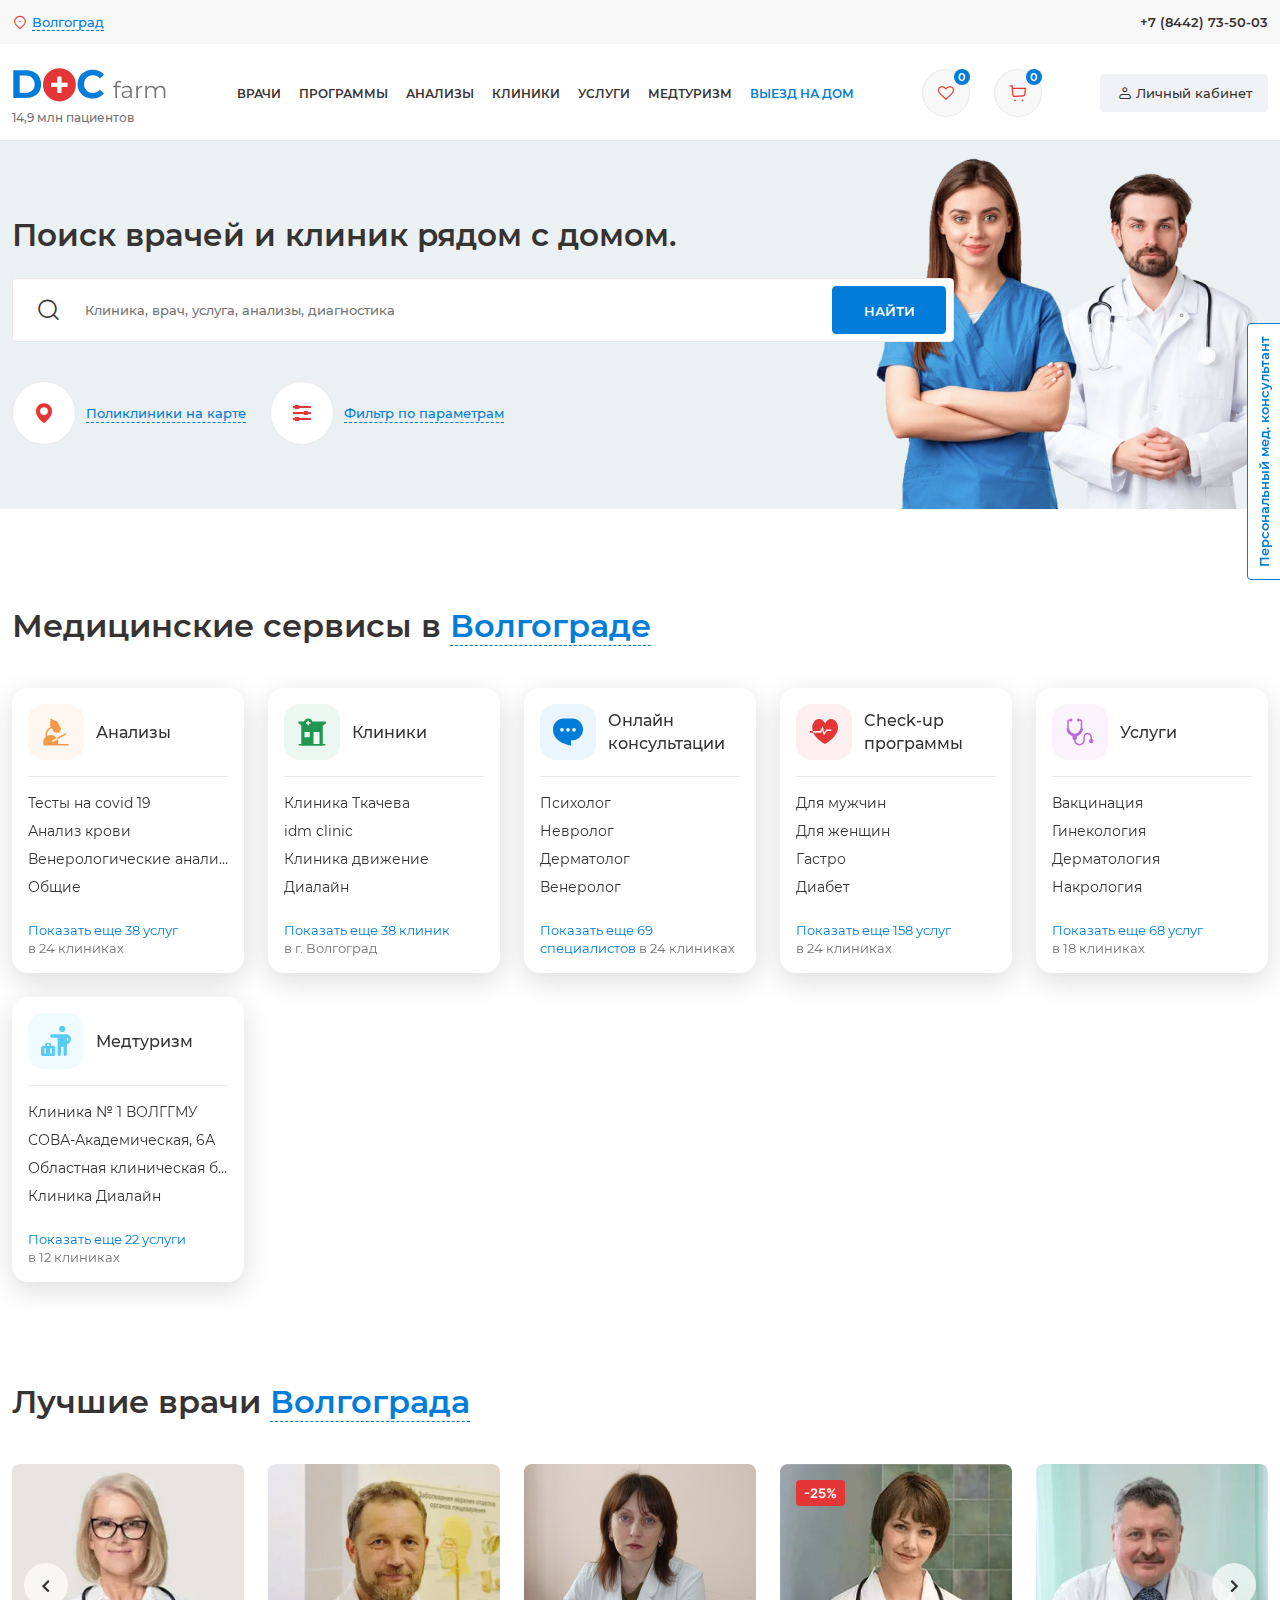
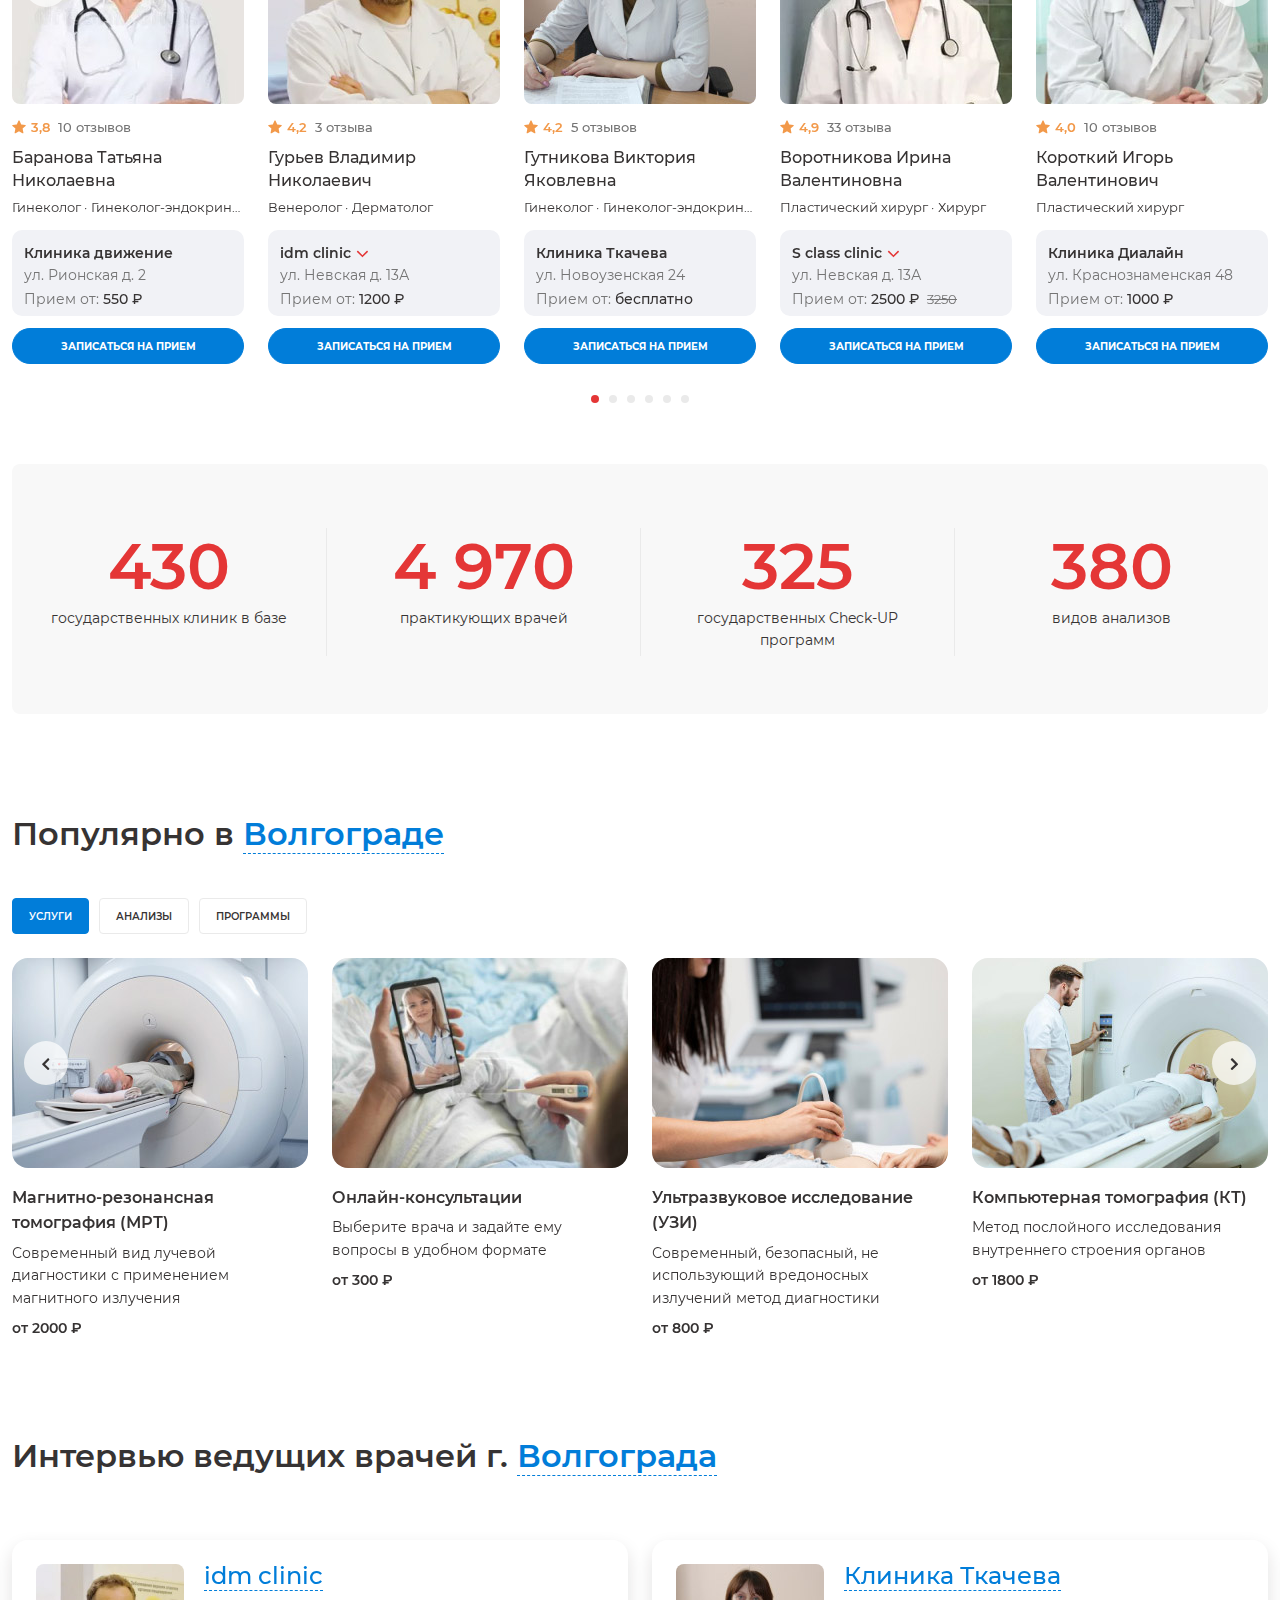
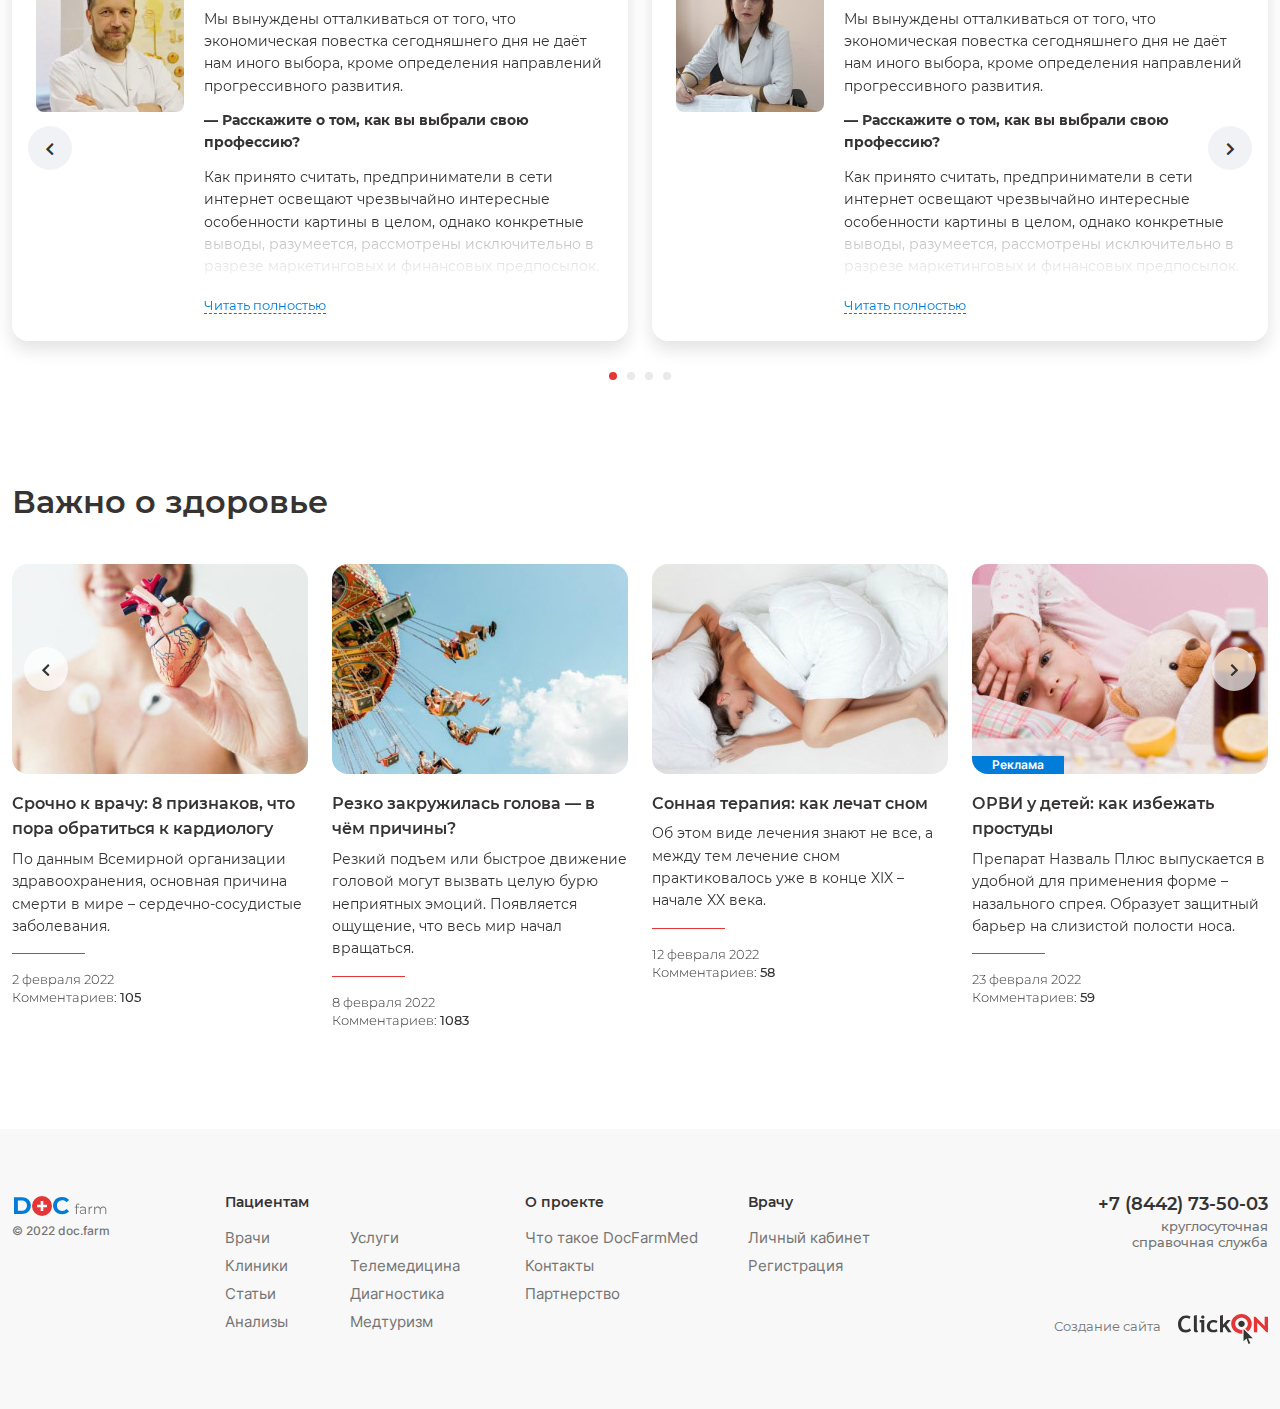
<file: index.html>
<!DOCTYPE html>
<html lang="ru" dir="ltr">
<head>
	<title>DocFarm</title>
	<meta http-equiv="Content-Type" content="text/html; charset=utf-8"/>
	<link rel="icon" type="image/png" sizes="192x192" href="/favicon-192x192.png"> 
	<link rel="icon" type="image/vnd.microsoft.icon" href="/favicon-255x255.png">
	<link rel="apple-touch-icon" sizes="76x76" href="/apple-touch-icon.png">
	<link rel="icon" type="image/png" sizes="32x32" href="/favicon-32x32.png">
	<link rel="icon" type="image/png" sizes="16x16" href="/favicon-16x16.png">
	<link rel="shortcut icon" href="/favicon.ico">
	<link rel="mask-icon" href="/safari-pinned-tab.svg" color="#ffffff">
	<meta name="apple-mobile-web-app-title" content="DocFarm">
	<meta name="application-name" content="DocFarm">
	<meta name="viewport" content="width=device-width, initial-scale=1, maximum-scale=1">
	<link rel="stylesheet" href="/local/templates/docfarm/styles.css">
	<link rel="stylesheet" href="/local/templates/docfarm/template_styles.css">
	<link rel="stylesheet" href="/local/templates/docfarm/plugins/select2/select2.css">
	<link rel="stylesheet" href="/local/templates/docfarm/css/forms.css">
	
	<!-- Только для этой страницы: -->
	<link rel="stylesheet" href="/local/templates/docfarm/plugins/swiper/swiper-bundle.css">
	<link rel="stylesheet" href="/local/templates/docfarm/plugins/swiper/swiper-bundle.min.css">
	<link rel="stylesheet" href="/local/templates/docfarm/css/main.css">
	
	
	<!-- Для попапов -->
	<link rel="stylesheet" href="/local/templates/docfarm/plugins/magnific-popup/magnific-popup.css">
	<link rel="stylesheet" href="/local/templates/docfarm/css/popups.css">
</head>
<body>
	<div class="all">
		<div class="wrapper">
			<header class="header-main">
				<div class="topbar">
					<div class="container-fluid d-flex justify-content-between align-items-center">
						<div class="topbar-location">
							<a href="#pp-city" class="dotted popup-with-zoom">Волгоград</a>
						</div>
						<div class="topbar-phone">
							<a href="tel:+78442735003">+7 (8442) 73-50-03</a>
						</div>
					</div>
				</div>
				<div class="container-fluid">
				
					<div class="header-inner">
						<div class="logo-wrap">
							<div class="logo">
								<img src="/local/templates/docfarm/i/logo.svg" alt="DocFarm">
							</div>
							<div class="logo-subtitle">14,9 млн пациентов</div>
						</div>
						<div class="header-menu">
							<ul class="nav">
								<li class="nav-item">
									<a href="#" class="nav-link">Врачи</a> 
								</li>
								<li class="nav-item">
									<a href="#" class="nav-link">Программы</a> 
								</li>
								<li class="nav-item">
									<a href="#" class="nav-link">Анализы</a> 
								</li>
								<li class="nav-item">
									<a href="#" class="nav-link">Клиники</a> 
								</li>
								<li class="nav-item">
									<a href="#" class="nav-link">Услуги</a> 
								</li>
								<li class="nav-item">
									<a href="#" class="nav-link">Медтуризм</a> 
								</li>
								<li class="nav-item">
									<a href="#" class="nav-link nav-link-home">Выезд на дом</a> 
								</li>
							</ul>
						</div>
						<div class="header-personal">
							<div class="header-personal__item">
								<a href="#" class="header-personal__btn">  <!-- Если ссылка не нужна - меняем на div, оставляя класс -->
									<div class="header-personal__icon"><i class="icon-heart-o"></i></div>
									<div class="header-personal__info">Избранное</div>
									<div class="header-personal__count">0</div>
								</a>
								<div class="header-favorites">
									<div class="header-favorites__inner">
										<div class="header-favorites__item">
											<div class="header-favorites__item-img">
												<a href="#"><img src="/local/templates/docfarm/sample/favorite1.jpg" alt=""></a>   <!-- 48x48 -->
											</div>
											<div class="header-favorites__item-info">
												<div class="header-favorites__item-name">
													<a href="#">Гутникова Виктория Яковлевна</a>
												</div>
												<div class="header-favorites__item-specialization">
													<span>Педиатр</span>
												</div>
												<div class="header-favorites__item-order">
													<a href="#" class="dotted">Записаться на прием</a>
												</div>
											</div>
											<div class="header-favorites__item-del"><i class="icon-close"></i></div>
										</div>
										<div class="header-favorites__item">
											<div class="header-favorites__item-img">
												<a href="#"><img src="/local/templates/docfarm/sample/favorite2.jpg" alt=""></a>
											</div>
											<div class="header-favorites__item-info">
												<div class="header-favorites__item-name">
													<a href="#">Елизарова Людмила Александровна</a>
												</div>
												<div class="header-favorites__item-specialization">
													<span>Акушер</span>
													<span>Гинеколог</span>
												</div>
												<div class="header-favorites__item-order">
													<a href="#" class="dotted">Записаться на прием</a>
												</div>
											</div>
											<div class="header-favorites__item-del"><i class="icon-close"></i></div>
										</div>
									</div>
								</div>
							</div>
							<div class="header-personal__item">
								<a href="#" class="header-personal__btn">
									<div class="header-personal__icon"><i class="icon-cart"></i></div>
									<div class="header-personal__info">Корзина пуста</div>
									<!--
										Если в корзине что-то есть, то пишем этот блок так:
										
										<div class="header-personal__info">
											Сумма
											<span>8440 руб.</span>
										</div>
									-->
									<div class="header-personal__count">0</div>
								</a>
								<div class="header-cart">
									<div class="header-cart__inner">
										<div class="header-cart__title">
											Корзина (2)
										</div>
										<div class="header-cart__list">
											<ol>
												<li>
													<div class="header-cart__list-name">
														<a href="#">Взятие крови</a> <!-- Если ссылка не нужна - заключить в span вот так: <span>Взятие крови</span> -->
													</div>
													<div class="header-cart__list-price">320 ₽</div>
													<div class="header-cart__list-del"><i class="icon-close"></i></div>
												</li>
												<li>
													<div class="header-cart__list-name">
														<a href="#">ПЦР (COVID-19) результаты</a>
													</div>
													<div class="header-cart__list-price">8 120 ₽</div>
													<div class="header-cart__list-del"><i class="icon-close"></i></div>
												</li>
											</ol>
										</div>
										<div class="header-cart__total">
											<div>Итого:</div>
											<div>8440 ₽</div>
										</div>
										<div class="header-cart__order">
											<a href="#" class="btn btn-danger">Оформить</a>
										</div>
									</div>
								</div>
							</div>
						</div>
						<div class="header-profile">
							<div class="user-login-btn">
								<a href="#"><span>Личный кабинет</span></a>
							</div>
						</div>
						<a href="#" class="nav-btn-mobile"><span>&nbsp;</span></a>
					</div>
					
				</div>
				<div class="mobimenu">
					<div class="mobimenu__header">
						<div class="mobimenu__title">Меню</div>
						<a href="#" class="mobimenu__close"><i class="icon-close"></i></a>
					</div>
					<div class="mobimenu__inner">
						<div class="mobimenu__toppart">
							<ul class="mobi-nav">
								<li class="nav-item">
									<a href="#" class="nav-link submenu-btn">Врачи</a> 
									<div class="submenu">
										<div class="submenu__header">
											<div class="submenu__title">Врачи</div> <!-- Если надо - можно сделать ссылкой -->
											<a href="#" class="submenu__back"><i class="icon-arrow-left"></i></a>
										</div>
										<ul class="mobi-nav">
											<li class="nav-item">
												<a href="#" class="nav-link">Терапевты</a> 
											</li>
											<li class="nav-item">
												<a href="#" class="nav-link">Гинекологи</a> 
											</li>
											<li class="nav-item">
												<a href="#" class="nav-link">Эндокринологи</a> 
											</li>
											<li class="nav-item">
												<a href="#" class="nav-link">Хирурги</a> 
											</li>
											<li class="nav-item">
												<a href="#" class="nav-link">Неврологи</a> 
											</li>
										</ul>
									</div>
								</li>
								<li class="nav-item">
									<a href="#" class="nav-link submenu-btn">Check-UP программы</a>
									<div class="submenu">
										<div class="submenu__header">
											<div class="submenu__title">Check-UP программы</div>
											<a href="#" class="submenu__back"><i class="icon-arrow-left"></i></a>
										</div>
										<ul class="mobi-nav">
											<li class="nav-item">
												<a href="#" class="nav-link">Для мужчин</a> 
											</li>
											<li class="nav-item">
												<a href="#" class="nav-link">Для женщин</a> 
											</li>
											<li class="nav-item">
												<a href="#" class="nav-link">Гастро</a> 
											</li>
											<li class="nav-item">
												<a href="#" class="nav-link">Диабет</a> 
											</li>
										</ul>
									</div>
								</li>
								<li class="nav-item">
									<a href="#" class="nav-link submenu-btn">Анализы</a>
									<div class="submenu">
										<div class="submenu__header">
											<div class="submenu__title">Анализы</div>
											<a href="#" class="submenu__back"><i class="icon-arrow-left"></i></a>
										</div>
										<ul class="mobi-nav">
											<li class="nav-item">
												<a href="#" class="nav-link">Тесты на covid 19</a> 
											</li>
											<li class="nav-item">
												<a href="#" class="nav-link">Анализ крови</a> 
											</li>
											<li class="nav-item">
												<a href="#" class="nav-link">Венерологические анализы</a> 
											</li>
											<li class="nav-item">
												<a href="#" class="nav-link">На операцию</a> 
											</li>
											<li class="nav-item">
												<a href="#" class="nav-link">Общие</a> 
											</li>
										</ul>
									</div>
								</li>
								<li class="nav-item">
									<a href="#" class="nav-link submenu-btn">Клиники</a>
									<div class="submenu">
										<div class="submenu__header">
											<div class="submenu__title">Клиники</div>
											<a href="#" class="submenu__back"><i class="icon-arrow-left"></i></a>
										</div>
										<ul class="mobi-nav">
											<li class="nav-item">
												<a href="#" class="nav-link">Клиника Ткачева</a> 
											</li>
											<li class="nav-item">
												<a href="#" class="nav-link">idm clinic</a> 
											</li>
											<li class="nav-item">
												<a href="#" class="nav-link">Клиника движение</a> 
											</li>
											<li class="nav-item">
												<a href="#" class="nav-link">Диалайн</a> 
											</li>
											<li class="nav-item">
												<a href="#" class="nav-link">Сова</a> 
											</li>
											<li class="nav-item">
												<a href="#" class="nav-link">Медси</a> 
											</li>
										</ul>
									</div>
								</li>
								<li class="nav-item">
									<a href="#" class="nav-link submenu-btn">Услуги</a>
									<div class="submenu">
										<div class="submenu__header">
											<div class="submenu__title">Услуги</div>
											<a href="#" class="submenu__back"><i class="icon-arrow-left"></i></a>
										</div>
										<ul class="mobi-nav">
											<li class="nav-item">
												<a href="#" class="nav-link">Вакцинация</a> 
											</li>
											<li class="nav-item">
												<a href="#" class="nav-link">Гинекология</a> 
											</li>
											<li class="nav-item">
												<a href="#" class="nav-link">Дерматология</a> 
											</li>
											<li class="nav-item">
												<a href="#" class="nav-link">Накрология</a> 
											</li>
										</ul>
									</div>
								</li>
								<li class="nav-item">
									<a href="#" class="nav-link submenu-btn">Пациентам</a>
									<div class="submenu">
										<div class="submenu__header">
											<div class="submenu__title">Пациентам</div>
											<a href="#" class="submenu__back"><i class="icon-arrow-left"></i></a>
										</div>
										<ul class="mobi-nav">
											<li class="nav-item">
												<a href="#" class="nav-link">Пункт 1</a> 
											</li>
											<li class="nav-item">
												<a href="#" class="nav-link">Пункт 2</a> 
											</li>
											<li class="nav-item">
												<a href="#" class="nav-link">Пункт 3</a> 
											</li>
										</ul>
									</div>
								</li>
								<li class="nav-item">
									<a href="#" class="nav-link submenu-btn">О проекте</a>
									<div class="submenu">
										<div class="submenu__header">
											<div class="submenu__title">О проекте</div>
											<a href="#" class="submenu__back"><i class="icon-arrow-left"></i></a>
										</div>
										<ul class="mobi-nav">
											<li class="nav-item">
												<a href="#" class="nav-link">Что такое DocFarmMed</a> 
											</li>
											<li class="nav-item">
												<a href="#" class="nav-link">Контакты</a> 
											</li>
											<li class="nav-item">
												<a href="#" class="nav-link">Партнерство</a> 
											</li>
										</ul>
									</div>
								</li>
								<li class="nav-item">
									<a href="#" class="nav-link submenu-btn">Врачу</a>
									<div class="submenu">
										<div class="submenu__header">
											<div class="submenu__title">Врачу</div>
											<a href="#" class="submenu__back"><i class="icon-arrow-left"></i></a>
										</div>
										<ul class="mobi-nav">
											<li class="nav-item">
												<a href="#" class="nav-link">Пункт 1</a> 
											</li>
											<li class="nav-item">
												<a href="#" class="nav-link">Пункт 2</a> 
											</li>
											<li class="nav-item">
												<a href="#" class="nav-link">Пункт 3</a> 
											</li>
										</ul>
									</div>
								</li>
							</ul>
						</div>
						<div class="mobimenu__bottompart">
							<ul class="mobi-nav">
								<li class="nav-item">
									<a href="#pp-city" class="nav-link popup-with-zoom">
										<span class="menu-icon"><i class="icon-place"></i></span>
										Волгоград
									</a> 
								</li>
								<li class="nav-item">
									<a href="#" class="nav-link">
										<span class="menu-icon"><i class="icon-user"></i></span>
										Личный кабинет
									</a>
								</li>
								<li class="nav-item">
									<a href="tel:+78442735003" class="nav-link mobimenu-phone">
										<span class="menu-icon"><i class="icon-phone"></i></span>
										+7 (8442) 73-50-03
										<span class="phone-desc">круглосуточная справочная служба</span>
									</a> 
								</li>
							</ul>
							<div class="creators">
								<a href="https://clickon.ru/" target="_blank" class="clickon-logo">
									<span>Создание сайта</span>
									<svg width="90" height="30" viewBox="0 0 90 30" fill="none" xmlns="http://www.w3.org/2000/svg">
										<path fill-rule="evenodd" clip-rule="evenodd" d="M86.6596 2.78197V12.0616L77.5016 2.78197H75.8531V18.1554H79.192V8.63639L88.5959 18.3613H90.0001V2.78197H86.6596ZM63.5036 0C57.8167 0 53.1909 4.41316 53.1909 9.83664C53.1909 15.2601 57.8167 19.6733 63.5036 19.6733C63.7915 19.6733 64.0794 19.6589 64.3622 19.6398L64.3873 15.8299C64.0994 15.8666 63.8015 15.889 63.5053 15.889C60.0041 15.889 57.159 13.1724 57.159 9.83664C57.159 6.49924 60.0041 3.78271 63.5053 3.78271C67.0031 3.78271 69.8499 6.49924 69.8499 9.83664C69.8499 11.8764 68.7822 13.688 67.1554 14.7813L69.8801 17.5601C72.2767 15.7581 73.818 12.9665 73.818 9.83664C73.8147 4.41316 69.1889 0 63.5036 0Z" class="path-color"/><path fill-rule="evenodd" clip-rule="evenodd" d="M12.6374 2.58882L11.3738 5.00209C10.691 4.3493 9.59141 4.02689 8.07513 4.02689C6.6375 4.02689 5.45761 4.60148 4.53713 5.74587C3.61665 6.89026 3.15976 8.3379 3.15976 10.092C3.15976 11.8429 3.58318 13.2331 4.43839 14.2625C5.29025 15.2904 6.42998 15.8076 7.85421 15.8076C9.4843 15.8076 10.7546 15.2617 11.6767 14.1684L13.1043 16.529C11.8575 17.7819 10.0265 18.4124 7.61656 18.4124C5.20657 18.4124 3.33381 17.6574 2.00163 16.1475C0.667767 14.6344 0 12.5771 0 9.9675C0 7.53826 0.739732 5.50965 2.2192 3.87686C3.69866 2.24407 5.58815 1.42847 7.89605 1.42847C9.8709 1.42688 11.4508 1.81472 12.6374 2.58882Z" fill="#363333"/><path fill-rule="evenodd" clip-rule="evenodd" d="M15.8894 1.65536L18.8332 0.981812V14.4815C18.8332 15.9594 19.3002 16.8421 20.234 17.1262C19.7755 17.937 18.9972 18.3392 17.896 18.3392C16.5588 18.3392 15.8877 17.4613 15.8877 15.6977V1.65536H15.8894Z" fill="#363333"/><path fill-rule="evenodd" clip-rule="evenodd" d="M23.2832 18.1348V8.41151H21.6682V6.11794H26.2639V18.1348H23.2832ZM24.8112 1.45898C25.2782 1.45898 25.6832 1.61859 26.0162 1.93621C26.3493 2.25224 26.5166 2.63689 26.5166 3.08379C26.5166 3.53229 26.3476 3.91695 26.0162 4.23616C25.6832 4.55378 25.2798 4.7118 24.8112 4.7118C24.3393 4.7118 23.9376 4.55378 23.6046 4.23616C23.2715 3.91854 23.1042 3.53389 23.1042 3.08379C23.1042 2.63689 23.2715 2.25224 23.6046 1.93621C23.9359 1.62019 24.3393 1.45898 24.8112 1.45898Z" fill="#363333"/><path fill-rule="evenodd" clip-rule="evenodd" d="M39.5572 7.07541L38.2986 9.16627C37.6091 8.54859 36.6819 8.24055 35.5221 8.24055C34.4058 8.24055 33.5272 8.59328 32.8795 9.30034C32.2301 10.0058 31.9071 10.9842 31.9071 12.2323C31.9071 14.7526 33.169 16.0119 35.6928 16.0119C36.784 16.0119 37.7463 15.6591 38.5798 14.9521L39.6643 17.1786C38.8057 17.6846 38.0626 18.007 37.42 18.1426C36.7807 18.2767 36.0242 18.3421 35.1539 18.3421C33.2075 18.3421 31.6728 17.8027 30.5448 16.7269C29.4185 15.648 28.8545 14.1524 28.8545 12.2339C28.8545 10.349 29.4721 8.82312 30.7005 7.66117C31.9339 6.49603 33.6109 5.91506 35.733 5.91506C37.2024 5.91187 38.4727 6.29971 39.5572 7.07541Z" fill="#363333"/><path fill-rule="evenodd" clip-rule="evenodd" d="M50.0924 18.1349L46.372 12.6938L44.9578 14.1175V18.1349H42.0139V1.65536L44.9578 0.981812V10.7291L49.1568 6.118H52.7132L48.4439 10.6716L53.5735 18.1349H50.0924Z" fill="#363333"/><path d="M63.5035 12.9586C65.3115 12.9586 66.7771 11.5608 66.7771 9.83665C66.7771 8.11246 65.3115 6.71472 63.5035 6.71472C61.6956 6.71472 60.23 8.11246 60.23 9.83665C60.23 11.5608 61.6956 12.9586 63.5035 12.9586Z" fill="#363333"/><path fill-rule="evenodd" clip-rule="evenodd" d="M65.5922 15.0223L74.7619 24.3738L70.0942 24.1328L72.3 29.2721L70.6013 30L68.4825 24.5765L65.5068 27.2898L65.5922 15.0223Z" fill="#363333" class="path-arrow"/>
									</svg>
								</a>
							</div>
						</div>
					</div>
				</div>
			</header>
			
			
			<div class="main-block">
				<div class="container-fluid">
					<div class="main-block__inner">
						<div class="main-block__content">
							<h1>Поиск врачей и клиник рядом с домом.</h1>
							<div class="search-line">
								<div class="search-form">
									<form action="#">
										<div class="d-flex justify-content-between align-items-center">
											<div class="text-field">
												<input type="text" placeholder="Клиника, врач, услуга, анализы, диагностика">
											</div>
											<input type="submit" class="btn btn-primary" value="Найти">
										</div>
									</form>
								</div>
								<div class="search-suggestions" style="display:none">  <!-- Это выпадашка с результатами поиска -->
									<div class="ss-header">Специальности врачей</div>
									<ul class="ss-list">
										<li><a href="#" class="ss-title"><span class="ss-bold">Ак</span>ушер-гинеколог</a></li> <!-- Если ссылка не нужна - меняем на span или div -->
										<li><a href="#" class="ss-title"><span class="ss-bold">Ак</span>ушерка</a></li>
										<li><a href="#" class="ss-title">Тор<span class="ss-bold">ак</span>альный хирург взрослый</a></li>
										<li><a href="#" class="ss-title">Тор<span class="ss-bold">ак</span>альный хирург детский</a></li>
										<li><a href="#" class="ss-title">Семейный врач (Врач общей пр<span class="ss-bold">ак</span>тики)</a></li>
									</ul>
									<div class="ss-header">Врачи</div>
									<ul class="ss-list ss-doctor">
										<li>
											<a href="#" class="ss-title">
												<img class="ss-doctor-photo" src="/local/templates/docfarm/sample/ss-doctor1.jpg" alt="">
												<div class="ss-doctor-info">
													<div class="ss-doctor-name"><span class="ss-bold">Ак</span>опова Е.В.</div>
													<div class="ss-doctor-spec">
														<span>Лор</span>
													</div>
												</div>
											</a>
										</li>
										<li>
											<a href="#" class="ss-title">
												<img class="ss-doctor-photo" src="/local/templates/docfarm/sample/ss-doctor2.jpg" alt="">
												<div class="ss-doctor-info">
													<div class="ss-doctor-name"><span class="ss-bold">Ак</span>сененко Татьяна Николаевна</div>
													<div class="ss-doctor-spec">
														<span>гинеколог</span>
														<span>акушер-гинеколог</span>
													</div>
												</div>
											</a>
										</li>
										<li>
											<a href="#" class="ss-title">
												<img class="ss-doctor-photo" src="/local/templates/docfarm/i/no-photo48x48.png" alt="">
												<div class="ss-doctor-info">
													<div class="ss-doctor-name"><span class="ss-bold">Ак</span>имова Анна Александровна</div>
													<div class="ss-doctor-spec">
														<span>ревматолог</span>
														<span>Врач узд</span>
													</div>
												</div>
											</a>
										</li>
									</ul>
									<div class="ss-header">Клиники</div>
									<ul class="ss-list">
										<li><a href="#" class="ss-title"><span class="ss-bold">Ак</span>сон медицинский центр</a></li> <!-- Если ссылка не нужна - меняем на span или div -->
									</ul>
								</div>
							</div>
							<div class="search-params">
								<a href="#pp-map" class="search-params__item popup-with-zoom">
									<div class="search-params__icon"><i class="icon-map"></i></div>
									<div class="search-params__text"><span>Поликлиники на карте</span></div>
								</a>
								<a href="#pp-params" class="search-params__item popup-with-zoom">
									<div class="search-params__icon"><i class="icon-filter"></i></div>
									<div class="search-params__text"><span>Фильтр по параметрам</span></div>
								</a>
							</div>
						</div>
					</div>
				</div>
			</div>
			<div class="container-fluid">
				<div class="service-section">
					<h2>Медицинские сервисы в <a href="#pp-city" class="dotted popup-with-zoom">Волгограде</a></h2>
					<div class="service-slider-wrap">
						<div class="service-slider swiper-container">
							<div class="swiper-wrapper">
								<div class="swiper-slide">
									<div class="service-item">
										<div class="service-item__title">
											<div class="service-item__title-icon" style="background:#fef7f1">
												<img src="/local/templates/docfarm/i/service-microscope.svg" alt="">
											</div>
											<div class="service-item__title-text">
												<a href="#">Анализы</a>
											</div>
										</div>
										<ul class="service-item__list">
											<li><a href="#">Тесты на covid 19</a></li>
											<li><a href="#">Анализ крови</a></li>
											<li><a href="#">Венерологические анализы</a></li>
											<li><a href="#">Общие</a></li>
										</ul>
										<div class="service-item__all">
											<a href="#">Показать еще 38 услуг</a> в&nbsp;24&nbsp;клиниках
										</div>
									</div>
								</div>
								<div class="swiper-slide">
									<div class="service-item">
										<div class="service-item__title">
											<div class="service-item__title-icon" style="background:#edf7f1">
												<img src="/local/templates/docfarm/i/service-clinic.svg" alt="">
											</div>
											<div class="service-item__title-text">
												<a href="#">Клиники</a>
											</div>
										</div>
										<ul class="service-item__list">
											<li><a href="#">Клиника Ткачева</a></li>
											<li><a href="#">idm clinic</a></li>
											<li><a href="#">Клиника движение</a></li>
											<li><a href="#">Диалайн</a></li>
										</ul>
										<div class="service-item__all">
											<a href="#">Показать еще 38 клиник</a> в&nbsp;г.&nbsp;Волгоград
										</div>
									</div>
								</div>
								<div class="swiper-slide">
									<div class="service-item">
										<div class="service-item__title">
											<div class="service-item__title-icon" style="background:#ebf5fc">
												<img src="/local/templates/docfarm/i/service-communication.svg" alt="">
											</div>
											<div class="service-item__title-text">
												<a href="#">Онлайн консультации</a>
											</div>
										</div>
										<ul class="service-item__list">
											<li><a href="#">Психолог</a></li>
											<li><a href="#">Невролог</a></li>
											<li><a href="#">Дерматолог</a></li>
											<li><a href="#">Венеролог</a></li>
										</ul>
										<div class="service-item__all">
											<a href="#">Показать еще 69 специалистов</a> в&nbsp;24&nbsp;клиниках
										</div>
									</div>
								</div>
								<div class="swiper-slide">
									<div class="service-item">
										<div class="service-item__title">
											<div class="service-item__title-icon" style="background:#fdefef">
												<img src="/local/templates/docfarm/i/service-heart.svg" alt="">
											</div>
											<div class="service-item__title-text">
												<a href="#">Check-up программы</a>
											</div>
										</div>
										<ul class="service-item__list">
											<li><a href="#">Для мужчин</a></li>
											<li><a href="#">Для женщин</a></li>
											<li><a href="#">Гастро</a></li>
											<li><a href="#">Диабет</a></li>
										</ul>
										<div class="service-item__all">
											<a href="#">Показать еще 158 услуг</a> в&nbsp;24&nbsp;клиниках
										</div>
									</div>
								</div>
								<div class="swiper-slide">
									<div class="service-item">
										<div class="service-item__title">
											<div class="service-item__title-icon" style="background:#faf3fc">
												<img src="/local/templates/docfarm/i/service-stethoscope.svg" alt="">
											</div>
											<div class="service-item__title-text">
												<a href="#">Услуги</a>
											</div>
										</div>
										<ul class="service-item__list">
											<li><a href="#">Вакцинация</a></li>
											<li><a href="#">Гинекология</a></li>
											<li><a href="#">Дерматология</a></li>
											<li><a href="#">Накрология</a></li>
										</ul>
										<div class="service-item__all">
											<a href="#">Показать еще 68 услуг</a> в&nbsp;18&nbsp;клиниках
										</div>
									</div>
								</div>
								<div class="swiper-slide">
									<div class="service-item">
										<div class="service-item__title">
											<div class="service-item__title-icon" style="background:#f1fbfe">
												<img src="/local/templates/docfarm/i/service-travel.svg" alt="">
											</div>
											<div class="service-item__title-text">
												<a href="#">Медтуризм</a>
											</div>
										</div>
										<ul class="service-item__list">
											<li><a href="#">Клиника № 1 ВОЛГГМУ</a></li>
											<li><a href="#">СОВА-Академическая, 6А</a></li>
											<li><a href="#">Областная клиническая больница</a></li>
											<li><a href="#">Клиника Диалайн</a></li>
										</ul>
										<div class="service-item__all">
											<a href="#">Показать еще 22 услуги</a> в&nbsp;12&nbsp;клиниках
										</div>
									</div>
								</div>
							</div>
						</div>
						<div class="swiper-nav service-nav">
							<div class="swiper-pagination service-pagination"></div>
						</div>
					</div>
				</div>
				
				<div class="doctor-section">
					<h2>Лучшие врачи <a href="#pp-city" class="dotted popup-with-zoom">Волгограда</a></h2>
					<div class="doctor-slider-wrap">
						<div class="doctor-slider swiper-container">
							<div class="swiper-wrapper">
								<div class="swiper-slide">
									<div class="doctor-item">
										<div class="doctor-item__img">
											<a href="#"><img src="/local/templates/docfarm/sample/doctor1.jpg" alt=""></a>   <!-- 233x240 -->
										</div>
										<div class="doctor-item__expansion">
											<div class="doctor-item__rating">3,8</div>
											<div class="doctor-item__reviews"><a href="#">10 отзывов</a></div>
										</div>
										<div class="doctor-item__name">
											<a href="#">Баранова Татьяна Николаевна</a>
										</div>
										<div class="doctor-item__specialization">
											<span>Гинеколог</span>
											<span>Гинеколог-эндокринолог</span>
											<span>Сексолог</span>
										</div>
										<div class="doctor-item__clinic">
											<div class="doctor-item__clinic-name">
												<a href="#">Клиника движение</a>
											</div>
											<div class="doctor-item__clinic-address">ул. Рионская  д. 2</div>
											<div class="doctor-item__clinic-price">
												Прием от: <span>550 ₽</span>
											</div>
										</div>
										<div class="doctor-item__order">
											<a href="#" class="btn btn-primary"><span>Записаться на прием</span></a>
										</div>
									</div>
								</div>
								<div class="swiper-slide">
									<div class="doctor-item">
										<div class="doctor-item__img">
											<a href="#"><img src="/local/templates/docfarm/sample/doctor2.jpg" alt=""></a>
										</div>
										<div class="doctor-item__expansion">
											<div class="doctor-item__rating">4,2</div>
											<div class="doctor-item__reviews"><a href="#">3 отзыва</a></div>
										</div>
										<div class="doctor-item__name">
											<a href="#">Гурьев Владимир Николаевич</a>
										</div>
										<div class="doctor-item__specialization">
											<span>Венеролог</span>
											<span>Дерматолог</span>
										</div>
										<div class="doctor-item__clinic">
											<div class="doctor-item__clinic-name">
												<a href="#">idm clinic</a>
												<div class="choice-clinic">
													<i class="icon-angle-down"></i>
													<div class="doctor-item__clinics">
														<div class="current"><a href="#" class="doctor-item__clinics-ttl">idm clinic</a></div>
														<div><a href="#" class="doctor-item__clinics-ttl">Диалайн</a></div>
														<div><a href="#" class="doctor-item__clinics-ttl">Областная больница №1</a></div>
													</div>
												</div>
											</div>
											<div class="doctor-item__clinic-address">ул. Невская  д. 13А</div>
											<div class="doctor-item__clinic-price">
												Прием от: <span>1200 ₽</span>
											</div>
										</div>
										<div class="doctor-item__order">
											<a href="#" class="btn btn-primary"><span>Записаться на прием</span></a>
										</div>
									</div>
								</div>
								<div class="swiper-slide">
									<div class="doctor-item">
										<div class="doctor-item__img">
											<a href="#"><img src="/local/templates/docfarm/sample/doctor3.jpg" alt=""></a>
										</div>
										<div class="doctor-item__expansion">
											<div class="doctor-item__rating">4,2</div>
											<div class="doctor-item__reviews"><a href="#">5 отзывов</a></div>
										</div>
										<div class="doctor-item__name">
											<a href="#">Гутникова Виктория Яковлевна</a>
										</div>
										<div class="doctor-item__specialization">
											<span>Гинеколог</span>
											<span>Гинеколог-эндокринолог</span>
										</div>
										<div class="doctor-item__clinic">
											<div class="doctor-item__clinic-name">
												<a href="#">Клиника Ткачева</a>
											</div>
											<div class="doctor-item__clinic-address">ул. Новоузенская 24</div>
											<div class="doctor-item__clinic-price">
												Прием от: <span>бесплатно</span>
											</div>
										</div>
										<div class="doctor-item__order">
											<a href="#" class="btn btn-primary"><span>Записаться на прием</span></a>
										</div>
									</div>
								</div>
								<div class="swiper-slide">
									<div class="doctor-item">
										<div class="doctor-item__img">
											<a href="#"><img src="/local/templates/docfarm/sample/doctor4.jpg" alt=""></a>
											<div class="badge">-25%</div>
										</div>
										<div class="doctor-item__expansion">
											<div class="doctor-item__rating">4,9</div>
											<div class="doctor-item__reviews"><a href="#">33 отзыва</a></div>
										</div>
										<div class="doctor-item__name">
											<a href="#">Воротникова Ирина Валентиновна</a>
										</div>
										<div class="doctor-item__specialization">
											<span>Пластический хирург</span>
											<span>Хирург</span>
										</div>
										<div class="doctor-item__clinic">
											<div class="doctor-item__clinic-name">
												<a href="#">S class clinic</a>
												<div class="choice-clinic">
													<i class="icon-angle-down"></i>
													<div class="doctor-item__clinics">
														<div><a href="#" class="doctor-item__clinics-ttl">idm clinic</a></div>
														<div><a href="#" class="doctor-item__clinics-ttl">Диалайн</a></div>
														<div class="current"><a href="#" class="doctor-item__clinics-ttl">S class clinic</a></div>
													</div>
												</div>
											</div>
											<div class="doctor-item__clinic-address">ул. Невская  д. 13А</div>
											<div class="doctor-item__clinic-price">
												Прием от: <span>2500 ₽</span><span class="old-price">3250</span>
											</div>
										</div>
										<div class="doctor-item__order">
											<a href="#" class="btn btn-primary"><span>Записаться на прием</span></a>
										</div>
									</div>
								</div>
								<div class="swiper-slide">
									<div class="doctor-item">
										<div class="doctor-item__img">
											<a href="#"><img src="/local/templates/docfarm/sample/doctor5.jpg" alt=""></a>
										</div>
										<div class="doctor-item__expansion">
											<div class="doctor-item__rating">4,0</div>
											<div class="doctor-item__reviews"><a href="#">10 отзывов</a></div>
										</div>
										<div class="doctor-item__name">
											<a href="#">Короткий Игорь Валентинович</a>
										</div>
										<div class="doctor-item__specialization">
											<span>Пластический хирург</span>
										</div>
										<div class="doctor-item__clinic">
											<div class="doctor-item__clinic-name">
												<a href="#">Клиника Диалайн</a>
											</div>
											<div class="doctor-item__clinic-address">ул. Краснознаменская 48</div>
											<div class="doctor-item__clinic-price">
												Прием от: <span>1000 ₽</span>
											</div>
										</div>
										<div class="doctor-item__order">
											<a href="#" class="btn btn-primary"><span>Записаться на прием</span></a>
										</div>
									</div>
								</div>
								<div class="swiper-slide">
									<div class="doctor-item">
										<div class="doctor-item__img">
											<a href="#"><img src="/local/templates/docfarm/sample/doctor6.jpg" alt=""></a>
										</div>
										<div class="doctor-item__expansion">
											<div class="doctor-item__rating">4,8</div>
											<div class="doctor-item__reviews"><a href="#">2 отзыва</a></div>
										</div>
										<div class="doctor-item__name">
											<a href="#">Хазиахметов Александр Сергеевич</a>
										</div>
										<div class="doctor-item__specialization">
											<span>Андролог</span>
											<span>Венеролог</span>
											<span>Уролог</span>
										</div>
										<div class="doctor-item__clinic">
											<div class="doctor-item__clinic-name">
												<a href="#">Клиника Диалайн</a>
											</div>
											<div class="doctor-item__clinic-address">ул. Краснознаменская 48</div>
											<div class="doctor-item__clinic-price">
												Прием от: <span>1400 ₽</span>
											</div>
										</div>
										<div class="doctor-item__order">
											<a href="#" class="btn btn-primary"><span>Записаться на прием</span></a>
										</div>
									</div>
								</div>
							</div>
						</div>
						<div class="swiper-nav doctor-nav">
							<div class="swiper-button-prev doctor-prev"></div>
							<div class="swiper-button-next doctor-next"></div>
							<div class="swiper-pagination doctor-pagination"></div>
						</div>
					</div>
				</div>
				
				<div class="advantage-section">
					<div class="advantage-item">
						<div class="advantage-item__num">430</div>
						<div class="advantage-item__desc">государственных клиник в базе</div>
					</div>
					<div class="advantage-item">
						<div class="advantage-item__num">4 970</div>
						<div class="advantage-item__desc">практикующих врачей</div>
					</div>
					<div class="advantage-item">
						<div class="advantage-item__num">325</div>
						<div class="advantage-item__desc">государственных Check-UP программ</div>
					</div>
					<div class="advantage-item">
						<div class="advantage-item__num">380</div>
						<div class="advantage-item__desc">видов анализов</div>
					</div>
				</div>
				
				<div class="popular-section">
					<h2>Популярно в <a href="#pp-city" class="dotted popup-with-zoom">Волгограде</a></h2>
					<ul class="btn-group">
						<li><a href="#" class="btn active">Услуги</a></li>
						<li><a href="#" class="btn">Анализы</a></li>
						<li><a href="#" class="btn">Программы</a></li>
					</ul>
					<div class="article-slider-wrap">
						<div class="article-slider popular-slider swiper-container">
							<div class="swiper-wrapper">
								<div class="swiper-slide">
									<div class="article-item">
										<a href="#">
											<div class="article-item__img">
												<img src="/local/templates/docfarm/sample/popular1.jpg" alt="">   <!-- 360x210 -->
											</div>
											<div class="article-item__title">
												Магнитно-резонансная томография (МРТ)
											</div>
											<div class="article-item__desc">
												Современный вид лучевой диагностики с применением магнитного излучения
											</div>
											<div class="article-item__price">
												от 2000 ₽
											</div>
										</a>
									</div>
								</div>
								<div class="swiper-slide">
									<div class="article-item">
										<a href="#">
											<div class="article-item__img">
												<img src="/local/templates/docfarm/sample/popular2.jpg" alt="">
											</div>
											<div class="article-item__title">
												Онлайн-консультации
											</div>
											<div class="article-item__desc">
												Выберите врача и задайте ему вопросы в удобном формате
											</div>
											<div class="article-item__price">
												от 300 ₽
											</div>
										</a>
									</div>
								</div>
								<div class="swiper-slide">
									<div class="article-item">
										<a href="#">
											<div class="article-item__img">
												<img src="/local/templates/docfarm/sample/popular3.jpg" alt="">
											</div>
											<div class="article-item__title">
												Ультразвуковое исследование (УЗИ)
											</div>
											<div class="article-item__desc">
												Современный, безопасный, не использующий вредоносных излучений метод диагностики
											</div>
											<div class="article-item__price">
												от 800 ₽
											</div>
										</a>
									</div>
								</div>
								<div class="swiper-slide">
									<div class="article-item">
										<a href="#">
											<div class="article-item__img">
												<img src="/local/templates/docfarm/sample/popular4.jpg" alt="">
											</div>
											<div class="article-item__title">
												Компьютерная томография (КТ)
											</div>
											<div class="article-item__desc">
												Метод послойного исследования внутреннего строения органов
											</div>
											<div class="article-item__price">
												от 1800 ₽
											</div>
										</a>
									</div>
								</div>
								
							</div>
						</div>
						<div class="swiper-nav popular-nav">
							<div class="swiper-button-prev popular-prev"></div>
							<div class="swiper-button-next popular-next"></div>
						</div>
					</div>
				</div>	<!-- End .popular-section -->
				
				<div class="interview-section">
					<h2>Интервью ведущих врачей г.&nbsp;<a href="#pp-city" class="dotted popup-with-zoom">Волгограда</a></h2>
					<div class="interview-slider-wrap">
						<div class="interview-slider swiper-container">
							<div class="swiper-wrapper">
								<div class="swiper-slide">
									<div class="interview-item">
										<div class="interview-item__img">
											<img src="/local/templates/docfarm/sample/interview1.jpg" alt=""> <!-- 148x148 -->
										</div>
										<div class="interview-item__desc">
											<div class="interview-item__title">
												<a href="#" class="dotted">idm clinic</a>
											</div>
											<div class="interview-item__text">
												<div class="interview-item__text-inner">
													<p>Мы вынуждены отталкиваться от того, что экономическая повестка сегодняшнего дня не даёт нам иного выбора, кроме определения направлений прогрессивного развития.</p>
													<p><b>— Расскажите о том, как вы выбрали свою профессию?</b></p>
													<p>Как принято считать, предприниматели в сети интернет освещают чрезвычайно интересные особенности картины в целом, однако конкретные выводы, разумеется, рассмотрены исключительно в разрезе маркетинговых и финансовых предпосылок. Каждый из нас понимает очевидную вещь: укрепление и  направлений прогрессив</p>
												</div>
											</div>
											<div class="interview-item__readmore">
												<a href="#" class="dotted">Читать полностью</a>
											</div>
										</div>
									</div>
								</div>
								<div class="swiper-slide">
									<div class="interview-item">
										<div class="interview-item__img">
											<img src="/local/templates/docfarm/sample/interview2.jpg" alt="">
										</div>
										<div class="interview-item__desc">
											<div class="interview-item__title">
												<a href="#" class="dotted">Клиника Ткачева</a>
											</div>
											<div class="interview-item__text">
												<div class="interview-item__text-inner">
													<p>Мы вынуждены отталкиваться от того, что экономическая повестка сегодняшнего дня не даёт нам иного выбора, кроме определения направлений прогрессивного развития.</p>
													<p><b>— Расскажите о том, как вы выбрали свою профессию?</b></p>
													<p>Как принято считать, предприниматели в сети интернет освещают чрезвычайно интересные особенности картины в целом, однако конкретные выводы, разумеется, рассмотрены исключительно в разрезе маркетинговых и финансовых предпосылок. Каждый из нас понимает очевидную вещь: укрепление и  направлений прогрессив</p>
												</div>
											</div>
											<div class="interview-item__readmore">
												<a href="#" class="dotted">Читать полностью</a>
											</div>
										</div>
									</div>
								</div>
								<div class="swiper-slide">
									<div class="interview-item">
										<div class="interview-item__img">
											<img src="/local/templates/docfarm/sample/interview1.jpg" alt=""> <!-- 148x148 -->
										</div>
										<div class="interview-item__desc">
											<div class="interview-item__title">
												<a href="#" class="dotted">idm clinic</a>
											</div>
											<div class="interview-item__text">
												<div class="interview-item__text-inner">
													<p>Мы вынуждены отталкиваться от того, что экономическая повестка сегодняшнего дня не даёт нам иного выбора, кроме определения направлений прогрессивного развития.</p>
													<p><b>— Расскажите о том, как вы выбрали свою профессию?</b></p>
													<p>Как принято считать, предприниматели в сети интернет освещают чрезвычайно интересные особенности картины в целом, однако конкретные выводы, разумеется, рассмотрены исключительно в разрезе маркетинговых и финансовых предпосылок. Каждый из нас понимает очевидную вещь: укрепление и  направлений прогрессив</p>
												</div>
											</div>
											<div class="interview-item__readmore">
												<a href="#" class="dotted">Читать полностью</a>
											</div>
										</div>
									</div>
								</div>
								<div class="swiper-slide">
									<div class="interview-item">
										<div class="interview-item__img">
											<img src="/local/templates/docfarm/sample/interview2.jpg" alt="">
										</div>
										<div class="interview-item__desc">
											<div class="interview-item__title">
												<a href="#" class="dotted">Клиника Ткачева</a>
											</div>
											<div class="interview-item__text">
												<div class="interview-item__text-inner">
													<p>Мы вынуждены отталкиваться от того, что экономическая повестка сегодняшнего дня не даёт нам иного выбора, кроме определения направлений прогрессивного развития.</p>
													<p><b>— Расскажите о том, как вы выбрали свою профессию?</b></p>
													<p>Как принято считать, предприниматели в сети интернет освещают чрезвычайно интересные особенности картины в целом, однако конкретные выводы, разумеется, рассмотрены исключительно в разрезе маркетинговых и финансовых предпосылок. Каждый из нас понимает очевидную вещь: укрепление и  направлений прогрессив</p>
												</div>
											</div>
											<div class="interview-item__readmore">
												<a href="#" class="dotted">Читать полностью</a>
											</div>
										</div>
									</div>
								</div>
							</div>
						</div>
						<div class="swiper-nav interview-nav">
							<div class="swiper-button-prev interview-prev"></div>
							<div class="swiper-button-next interview-next"></div>
							<div class="swiper-pagination interview-pagination"></div>
						</div>
					</div>
				</div>
				
				<div class="news-section">
					<h2>Важно о здоровье</h2>
					<div class="article-slider-wrap">
						<div class="article-slider news-slider swiper-container">
							<div class="swiper-wrapper">
								<div class="swiper-slide">
									<div class="article-item">
										<a href="#">
											<div class="article-item__img">
												<img src="/local/templates/docfarm/sample/article1.jpg" alt="">   <!-- 360x210 -->
											</div>
											<div class="article-item__title">
												Срочно к врачу: 8 признаков, что пора обратиться к кардиологу
											</div>
											<div class="article-item__desc">
												По данным Всемирной организации здравоохранения, основная причина смерти в мире – сердечно-сосудистые заболевания.
											</div>
											<div class="article-item__info">
												<div>2 февраля 2022</div>
												<div>Комментариев: <span>105</span></div>
											</div>
										</a>
									</div>
								</div>
								<div class="swiper-slide">
									<div class="article-item">
										<a href="#">
											<div class="article-item__img">
												<img src="/local/templates/docfarm/sample/article2.jpg" alt="">
											</div>
											<div class="article-item__title">
												Резко закружилась голова — в чём причины?
											</div>
											<div class="article-item__desc">
												Резкий подъем или быстрое движение головой могут вызвать целую бурю неприятных эмоций. Появляется ощущение, что весь мир начал вращаться.
											</div>
											<div class="article-item__info">
												<div>8 февраля 2022</div>
												<div>Комментариев: <span>1083</span></div>
											</div>
										</a>
									</div>
								</div>
								<div class="swiper-slide">
									<div class="article-item">
										<a href="#">
											<div class="article-item__img">
												<img src="/local/templates/docfarm/sample/article3.jpg" alt="">
											</div>
											<div class="article-item__title">
												Сонная терапия: как лечат сном
											</div>
											<div class="article-item__desc">
												Об этом виде лечения знают не все, а между тем лечение сном практиковалось уже в конце XIX – начале XX века.
											</div>
											<div class="article-item__info">
												<div>12 февраля 2022</div>
												<div>Комментариев: <span>58</span></div>
											</div>
										</a>
									</div>
								</div>
								<div class="swiper-slide">
									<div class="article-item">
										<a href="#">
											<div class="article-item__img">
												<img src="/local/templates/docfarm/sample/article4.jpg" alt="">
												<div class="badge">Реклама</div>
											</div>
											<div class="article-item__title">
												ОРВИ у детей: как избежать простуды
											</div>
											<div class="article-item__desc">
												Препарат Назваль Плюс выпускается в удобной для применения форме – назального спрея. Образует защитный барьер на слизистой полости носа.
											</div>
											<div class="article-item__info">
												<div>23 февраля 2022</div>
												<div>Комментариев: <span>59</span></div>
											</div>
										</a>
									</div>
								</div>
								<div class="swiper-slide">
									<div class="article-item">
										<a href="#">
											<div class="article-item__img">
												<img src="/local/templates/docfarm/sample/article2.jpg" alt="">
											</div>
											<div class="article-item__title">
												Резко закружилась голова — в чём причины?
											</div>
											<div class="article-item__desc">
												Резкий подъем или быстрое движение головой могут вызвать целую бурю неприятных эмоций. Появляется ощущение, что весь мир начал вращаться.
											</div>
											<div class="article-item__info">
												<div>8 февраля 2022</div>
												<div>Комментариев: <span>1083</span></div>
											</div>
										</a>
									</div>
								</div>
								<div class="swiper-slide">
									<div class="article-item">
										<a href="#">
											<div class="article-item__img">
												<img src="/local/templates/docfarm/sample/article3.jpg" alt="">
											</div>
											<div class="article-item__title">
												Сонная терапия: как лечат сном
											</div>
											<div class="article-item__desc">
												Об этом виде лечения знают не все, а между тем лечение сном практиковалось уже в конце XIX – начале XX века.
											</div>
											<div class="article-item__info">
												<div>12 февраля 2022</div>
												<div>Комментариев: <span>58</span></div>
											</div>
										</a>
									</div>
								</div>
							</div>
						</div>
						<div class="swiper-nav news-nav">
							<div class="swiper-button-prev news-prev"></div>
							<div class="swiper-button-next news-next"></div>
						</div>
					</div>
				</div>	<!-- End .news-section -->
				
			</div>	<!-- End .container-fluid -->
		</div>   <!-- End .wrapper -->
		<footer>
			<div class="container-fluid">
				<div class="row">
					<div class="col-md-2">
						<div class="copyright">
							<div class="copyright-img">
								<a href="/"><img src="/local/templates/docfarm/i/logo-footer.svg" alt="DOC.farm"></a>
							</div>
							<div class="copyright-text">
								© 2022 doc.farm
							</div>
						</div>
					</div>
					<div class="col-md-7">
						<div class="footer-menu">
							<div class="footer-menu__col">
								<div class="footer-menu__head">
									<a href="#" class="footer-menu__title">Пациентам<i class="icon-angle-down"></i></a> <!-- Ссылку можно заменить на span с этим же классом, если кликать по заголовку не надо -->
								</div>
								<div class="footer-menu__list">
									<ul class="two-colums">
										<li><a href="#">Врачи</a></li>
										<li><a href="#">Клиники</a></li>
										<li><a href="#">Cтатьи</a></li>
										<li><a href="#">Анализы</a></li>
										<li><a href="#">Услуги</a></li>
										<li><a href="#">Телемедицина</a></li>
										<li><a href="#">Диагностика</a></li>
										<li><a href="#">Медтуризм</a></li>
									</ul>
								</div>
							</div>
							<div class="footer-menu__col">
								<div class="footer-menu__head">
									<a href="#" class="footer-menu__title">О проекте<i class="icon-angle-down"></i></a>
								</div>
								<div class="footer-menu__list">
									<ul>
										<li><a href="#">Что такое DocFarmMed</a></li>
										<li><a href="#">Контакты</a></li>
										<li><a href="#">Партнерство</a></li>
									</ul>
								</div>
							</div>
							<div class="footer-menu__col">
								<div class="footer-menu__head">
									<a href="#" class="footer-menu__title">Врачу<i class="icon-angle-down"></i></a>
								</div>
								<div class="footer-menu__list">
									<ul>
										<li><a href="#">Личный кабинет</a></li>
										<li><a href="#">Регистрация</a></li>
									</ul>
								</div>
							</div>
						</div>
					</div>
					<div class="col-md-3">
						<div class="site-support">
							<div class="site-support__phone">
								<a href="tel:+78442735003">+7 (8442) 73-50-03</a>
							</div>
							<div class="site-support__text">
								<span>круглосуточная</span>
								справочная служба
							</div>
						</div>
						<div class="creators">
							<a href="https://clickon.ru/" target="_blank" class="clickon-logo">
								<span>Создание сайта</span>
								<svg width="90" height="30" viewBox="0 0 90 30" fill="none" xmlns="http://www.w3.org/2000/svg">
									<path fill-rule="evenodd" clip-rule="evenodd" d="M86.6596 2.78197V12.0616L77.5016 2.78197H75.8531V18.1554H79.192V8.63639L88.5959 18.3613H90.0001V2.78197H86.6596ZM63.5036 0C57.8167 0 53.1909 4.41316 53.1909 9.83664C53.1909 15.2601 57.8167 19.6733 63.5036 19.6733C63.7915 19.6733 64.0794 19.6589 64.3622 19.6398L64.3873 15.8299C64.0994 15.8666 63.8015 15.889 63.5053 15.889C60.0041 15.889 57.159 13.1724 57.159 9.83664C57.159 6.49924 60.0041 3.78271 63.5053 3.78271C67.0031 3.78271 69.8499 6.49924 69.8499 9.83664C69.8499 11.8764 68.7822 13.688 67.1554 14.7813L69.8801 17.5601C72.2767 15.7581 73.818 12.9665 73.818 9.83664C73.8147 4.41316 69.1889 0 63.5036 0Z" class="path-color"/><path fill-rule="evenodd" clip-rule="evenodd" d="M12.6374 2.58882L11.3738 5.00209C10.691 4.3493 9.59141 4.02689 8.07513 4.02689C6.6375 4.02689 5.45761 4.60148 4.53713 5.74587C3.61665 6.89026 3.15976 8.3379 3.15976 10.092C3.15976 11.8429 3.58318 13.2331 4.43839 14.2625C5.29025 15.2904 6.42998 15.8076 7.85421 15.8076C9.4843 15.8076 10.7546 15.2617 11.6767 14.1684L13.1043 16.529C11.8575 17.7819 10.0265 18.4124 7.61656 18.4124C5.20657 18.4124 3.33381 17.6574 2.00163 16.1475C0.667767 14.6344 0 12.5771 0 9.9675C0 7.53826 0.739732 5.50965 2.2192 3.87686C3.69866 2.24407 5.58815 1.42847 7.89605 1.42847C9.8709 1.42688 11.4508 1.81472 12.6374 2.58882Z" fill="#363333"/><path fill-rule="evenodd" clip-rule="evenodd" d="M15.8894 1.65536L18.8332 0.981812V14.4815C18.8332 15.9594 19.3002 16.8421 20.234 17.1262C19.7755 17.937 18.9972 18.3392 17.896 18.3392C16.5588 18.3392 15.8877 17.4613 15.8877 15.6977V1.65536H15.8894Z" fill="#363333"/><path fill-rule="evenodd" clip-rule="evenodd" d="M23.2832 18.1348V8.41151H21.6682V6.11794H26.2639V18.1348H23.2832ZM24.8112 1.45898C25.2782 1.45898 25.6832 1.61859 26.0162 1.93621C26.3493 2.25224 26.5166 2.63689 26.5166 3.08379C26.5166 3.53229 26.3476 3.91695 26.0162 4.23616C25.6832 4.55378 25.2798 4.7118 24.8112 4.7118C24.3393 4.7118 23.9376 4.55378 23.6046 4.23616C23.2715 3.91854 23.1042 3.53389 23.1042 3.08379C23.1042 2.63689 23.2715 2.25224 23.6046 1.93621C23.9359 1.62019 24.3393 1.45898 24.8112 1.45898Z" fill="#363333"/><path fill-rule="evenodd" clip-rule="evenodd" d="M39.5572 7.07541L38.2986 9.16627C37.6091 8.54859 36.6819 8.24055 35.5221 8.24055C34.4058 8.24055 33.5272 8.59328 32.8795 9.30034C32.2301 10.0058 31.9071 10.9842 31.9071 12.2323C31.9071 14.7526 33.169 16.0119 35.6928 16.0119C36.784 16.0119 37.7463 15.6591 38.5798 14.9521L39.6643 17.1786C38.8057 17.6846 38.0626 18.007 37.42 18.1426C36.7807 18.2767 36.0242 18.3421 35.1539 18.3421C33.2075 18.3421 31.6728 17.8027 30.5448 16.7269C29.4185 15.648 28.8545 14.1524 28.8545 12.2339C28.8545 10.349 29.4721 8.82312 30.7005 7.66117C31.9339 6.49603 33.6109 5.91506 35.733 5.91506C37.2024 5.91187 38.4727 6.29971 39.5572 7.07541Z" fill="#363333"/><path fill-rule="evenodd" clip-rule="evenodd" d="M50.0924 18.1349L46.372 12.6938L44.9578 14.1175V18.1349H42.0139V1.65536L44.9578 0.981812V10.7291L49.1568 6.118H52.7132L48.4439 10.6716L53.5735 18.1349H50.0924Z" fill="#363333"/><path d="M63.5035 12.9586C65.3115 12.9586 66.7771 11.5608 66.7771 9.83665C66.7771 8.11246 65.3115 6.71472 63.5035 6.71472C61.6956 6.71472 60.23 8.11246 60.23 9.83665C60.23 11.5608 61.6956 12.9586 63.5035 12.9586Z" fill="#363333"/><path fill-rule="evenodd" clip-rule="evenodd" d="M65.5922 15.0223L74.7619 24.3738L70.0942 24.1328L72.3 29.2721L70.6013 30L68.4825 24.5765L65.5068 27.2898L65.5922 15.0223Z" fill="#363333" class="path-arrow"/>
								</svg>
							</a>
						</div>
					</div>
					
						
						
					</div>
				</div>
		</footer>
	</div>  <!-- End .all -->
	
	<a href="#" class="p-consultant-btn">Персональный мед. консультант</a>
	<div class="p-consultant">
		<div class="p-consultant-dialog">
			<div class="p-consultant-title">Персональный мед. консультант</div>
			<div class="p-consultant-text">
				Хотите получить консультацию по подбору врачей, услуг или анализов?
			</div>
			<div class="p-consultant-dialog-btns">
				<a href="#" class="btn btn-primary">Да</a>
				<a href="#" class="btn consultant-close">Нет</a>
			</div>
		</div>
		<div class="p-consultant-bottom">
			<a href="#" class="dotted">Все интервью</a>
		</div>
	</div>
	
	<!-- Попап Выбор города -->
	<div id="pp-city" class="position-relative d-inline-block zoom-anim-dialog mfp-hide pp-city">
		<div class="pp-city__inner">
			<div class="pp-content">
				<div class="pp-city__header">
					<div class="h4">Выберите город</div>
					<div class="pp-city__header-current">
						Текущий город: <span>Волгоград</span>
					</div>
				</div>
				<div class="search-line">
					<div class="search-form">
						<form action="#">
							<div class="d-flex justify-content-between align-items-center">
								<div class="text-field">
									<input type="text" placeholder="Введите название города">
								</div>
								<input type="submit" class="btn btn-primary" value="Найти">
							</div>
						</form>
					</div>
				</div>
				<div class="popular-cities">
					<ul>
						<li><a href="#" class="bigger">Москва</a></li>
						<li><a href="#" class="bigger">Санкт Петербург</a></li>
						<li><a href="#">Воронеж</a></li>
						<li><a href="#">Екатеринбург</a></li>
						<li><a href="#">Ижевск</a></li>
						<li><a href="#">Калининград</a></li>
					</ul>
					<ul>
						<li><a href="#">Казань</a></li>
						<li><a href="#">Краснодар</a></li>
						<li><a href="#">Красноярск</a></li>
						<li><a href="#">Нижний Новгород</a></li>
						<li><a href="#">Новосибирск</a></li>
						<li><a href="#">Омск</a></li>
					</ul>
					<ul>
						<li><a href="#">Пермь</a></li>
						<li><a href="#">Ростов-на-Дону</a></li>
						<li><a href="#">Самара</a></li>
						<li><a href="#">Саратов</a></li>
						<li><a href="#">Тольятти</a></li>
						<li><a href="#">Ульяновск</a></li>
					</ul>
					<ul>
						<li><a href="#">Уфа</a></li>
						<li><a href="#">Челябинск</a></li>
						<li><a href="#">Ярославль</a></li>
					</ul>
				</div>
			</div>
		</div>
	</div>
	
	<!-- Попап Поиск по параметрам -->
	<div id="pp-params" class="position-relative d-inline-block zoom-anim-dialog mfp-hide pp-params">
		<div class="pp-params__inner">
			<div class="pp-content">
				<div class="h4">По параметрам</div>
				<div class="pp-form">
					<form action="#">
						<div class="form-group">
							<label for="param-address">Рядом с домом</label>
							<input type="text" class="form-control" id="param-address" placeholder="Например: Ленина 10">
						</div>
						<div class="form-group">
							<label for="param-speciality">Специализация врача</label>
							<select id="param-speciality" class="form-control select-custom" data-placeholder="Все специализации">
								<option value=""></option>
								<option value="Терапевт">Терапевт</option>
								<option value="Педиатр">Педиатр</option>
								<option value="Хирург">Хирург</option>
								<option value="Офтальмолог">Офтальмолог</option>
							</select>
						</div>
						<div class="form-group">
							<label for="param-service">Тип услуги</label>
							<select id="param-service" class="form-control select-custom" data-placeholder="Все услуги">
								<option value=""></option>
								<option value="Терапия">Терапия</option>
								<option value="Неврология">Неврология</option>
								<option value="Гинекология">Гинекология</option>
								<option value="Анализы">Анализы</option>
							</select>
						</div>
						<div class="form-group">
							<div class="label">Кому берём</div>
							<div class="form-check">
								<input class="form-check-input" type="radio" name="param-whom" id="param-whom1" value="" checked="">
								<label class="form-check-label" for="param-whom1">Мужчина</label>
								<input class="form-check-input" type="radio" name="param-whom" id="param-whom2" value="" checked="">
								<label class="form-check-label" for="param-whom2">Женщина</label>
								<input class="form-check-input" type="radio" name="param-whom" id="param-whom3" value="" checked="">
								<label class="form-check-label" for="param-whom3">Дети</label>
							</div>
						</div>
						<div class="form-group">
							<label for="param-disease">Что беспокоит</label>
							<input type="text" class="form-control" id="param-disease" placeholder="Например: Головная боль">
						</div>
						<div class="form-group">
							<label for="param-clinic">Тип клиники</label>
							<select id="param-clinic" class="form-control select-custom" data-placeholder="Любая">
								<option value=""></option>
								<option value="Поликлиника">Поликлиника</option>
								<option value="Больница">Больница</option>
							</select>
						</div>
						<div class="form-group form-btns">
							<input type="submit" class="btn btn-primary" value="Показать">
						</div>
					</form>
				</div>
			</div>
		</div>
	</div>
	
	<!-- Попап Поликлиники на карте -->
	<div id="pp-map" class="position-relative d-inline-block zoom-anim-dialog mfp-hide pp-map">
		<div class="pp-map__inner">
			<div class="pp-content">
				<script type="text/javascript" charset="utf-8" async src="https://api-maps.yandex.ru/services/constructor/1.0/js/?um=constructor%3Ae99517423a2c48ab4ea3be62999e4e5342f00f7a4c80860829cb18bb6ce77b1e&amp;width=100%25&amp;height=100%25&amp;lang=ru_RU&amp;scroll=true"></script>
			</div>
		</div>
	</div>
	
	
	<script src="/local/templates/docfarm/js/jquery.js"></script>
	<script src="/local/templates/docfarm/js/bootstrap.bundle.min.js"></script>
	<script src="/local/templates/docfarm/plugins/select2/select2.js"></script>
	<script src="/local/templates/docfarm/js/cm.js"></script>
	
	<!-- Только для этой страницы: -->
	<script src="/local/templates/docfarm/plugins/swiper/swiper-bundle.js"></script>
	<script src="/local/templates/docfarm/plugins/swiper/swiper-bundle.min.js"></script>
	<script src="/local/templates/docfarm/js/main.js"></script>
	
	

	<!-- Для попапов -->
	<script src="/local/templates/docfarm/plugins/magnific-popup/jquery.magnific-popup.min.js"></script>
	<script src="/local/templates/docfarm/js/popups.js"></script>
	
</body>
</html>
</file>
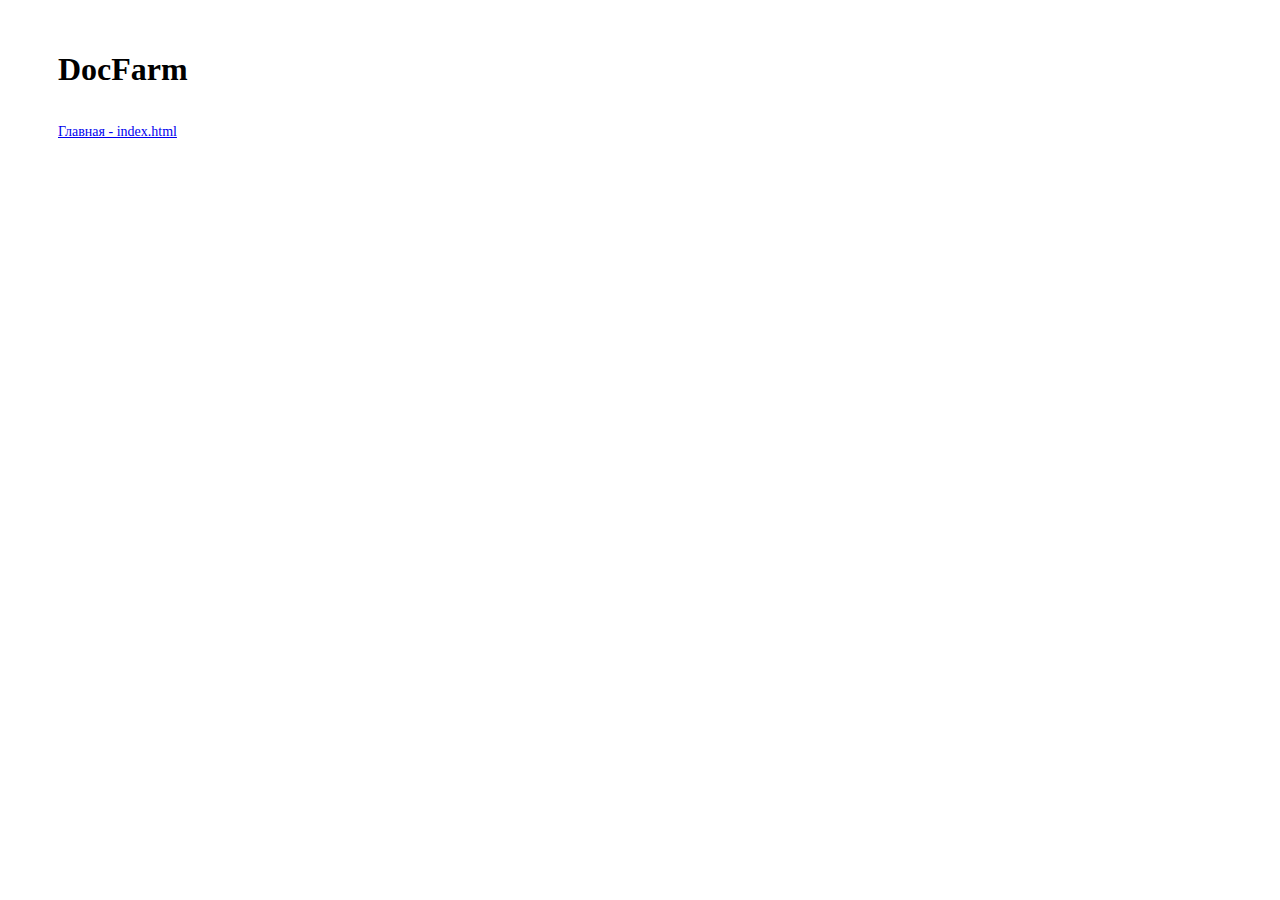
<file: check.html>
<!DOCTYPE html>
<head>
    <meta charset="utf-8">
    <title>DocFarm</title>
</head>
<body>
    <h1 style="padding:30px 0 0 50px">DocFarm</h1>
	<div style="">
		<ul style="list-style:none; font-size:14px; line-height:200%; margin:30px 0 30px 50px; padding:0">
			<li><a href="index.html">Главная - index.html</a></li>
			<li>&nbsp;</li>
		</ul>
	</div>
	
</body>
</html>
</file>
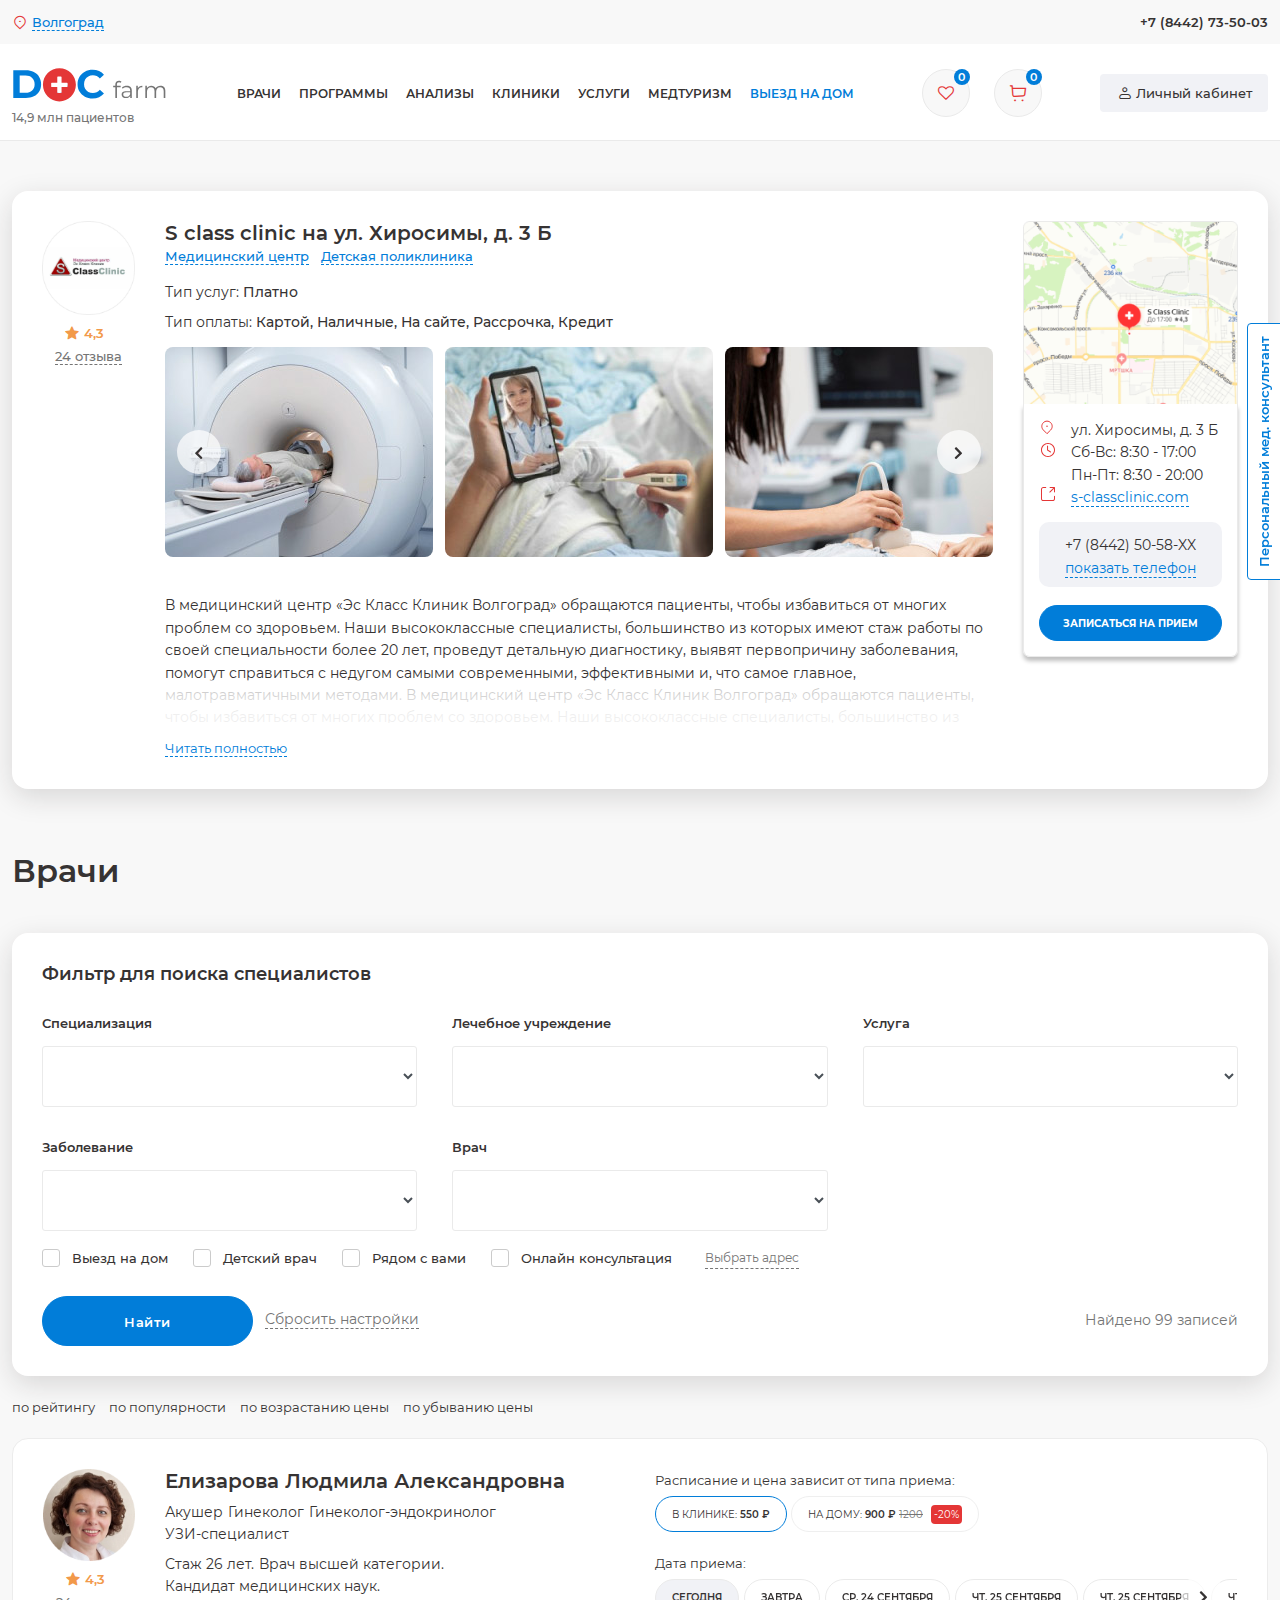
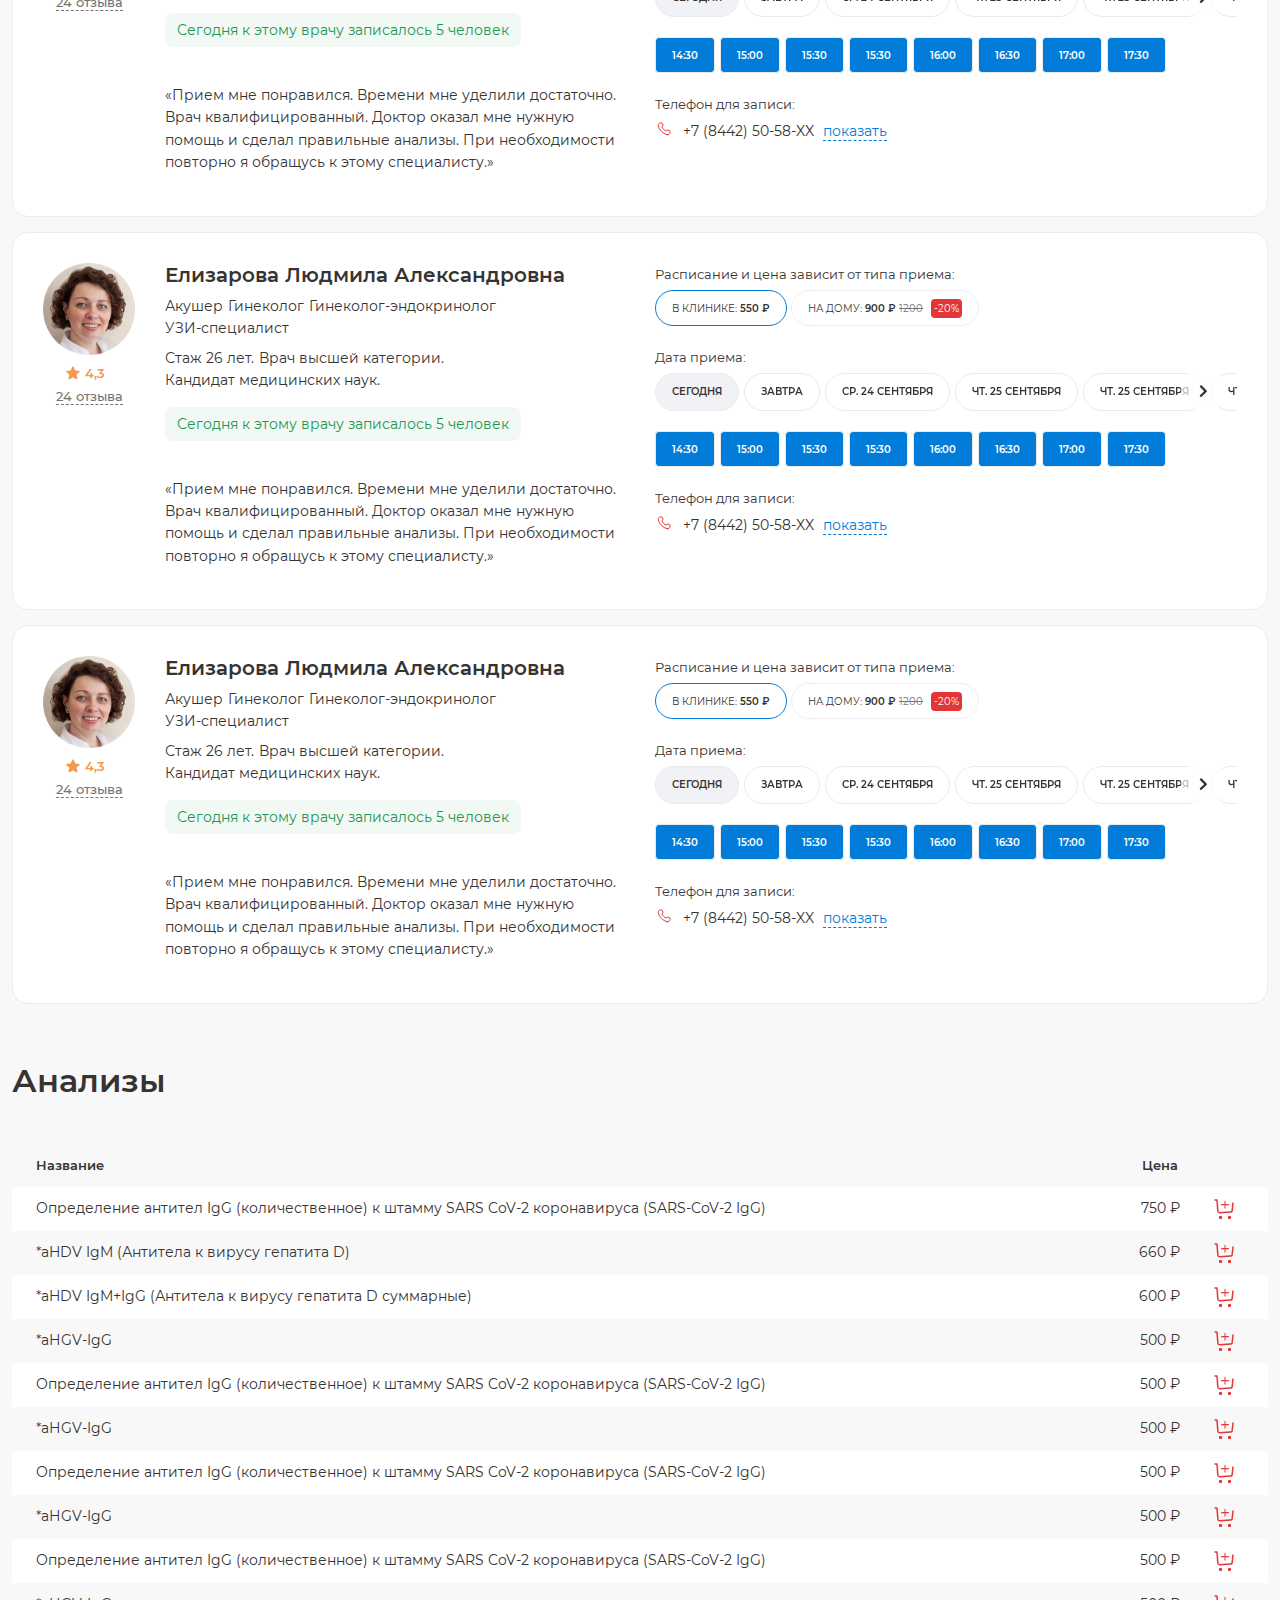
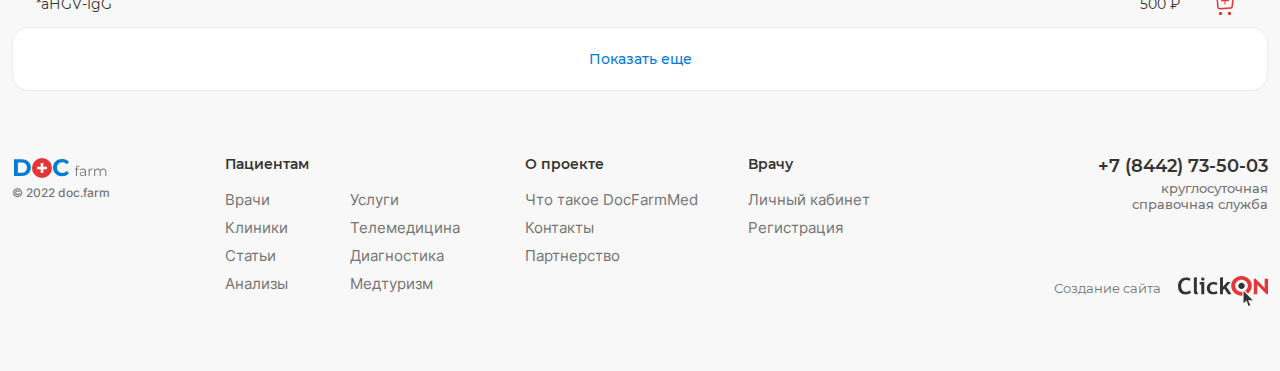
<file: lpu.html>
<!DOCTYPE html>
<html lang="ru" dir="ltr">
<head>
    <title>DocFarm</title>
    <meta http-equiv="Content-Type" content="text/html; charset=utf-8"/>
    <link rel="icon" type="image/png" sizes="192x192" href="/favicon-192x192.png">
    <link rel="icon" type="image/vnd.microsoft.icon" href="/favicon-255x255.png">
    <link rel="apple-touch-icon" sizes="76x76" href="/apple-touch-icon.png">
    <link rel="icon" type="image/png" sizes="32x32" href="/favicon-32x32.png">
    <link rel="icon" type="image/png" sizes="16x16" href="/favicon-16x16.png">
    <link rel="shortcut icon" href="/favicon.ico">
    <link rel="mask-icon" href="/safari-pinned-tab.svg" color="#ffffff">
    <meta name="apple-mobile-web-app-title" content="DocFarm">
    <meta name="application-name" content="DocFarm">
    <meta name="viewport" content="width=device-width, initial-scale=1, maximum-scale=1">
    <link rel="stylesheet" href="/local/templates/docfarm/styles.css">
    <link rel="stylesheet" href="/local/templates/docfarm/template_styles.css">
    <link rel="stylesheet" href="/local/templates/docfarm/plugins/select2/select2.css">
    <link rel="stylesheet" href="/local/templates/docfarm/css/forms.css">

    <!-- Только для этой страницы: -->
    <link rel="stylesheet" href="/local/templates/docfarm/plugins/swiper/swiper-bundle.css">
    <link rel="stylesheet" href="/local/templates/docfarm/plugins/swiper/swiper-bundle.min.css">
    <link rel="stylesheet" href="/local/templates/docfarm/scss/lpu.css">


    <!-- Для попапов -->
    <link rel="stylesheet" href="/local/templates/docfarm/plugins/magnific-popup/magnific-popup.css">
    <link rel="stylesheet" href="/local/templates/docfarm/css/popups.css">
</head>
<body>
<div class="all">
    <div class="wrapper">
        <header class="header-main">
            <div class="topbar">
                <div class="container-fluid d-flex justify-content-between align-items-center">
                    <div class="topbar-location">
                        <a href="#pp-city" class="dotted popup-with-zoom">Волгоград</a>
                    </div>
                    <div class="topbar-phone">
                        <a href="tel:+78442735003">+7 (8442) 73-50-03</a>
                    </div>
                </div>
            </div>
            <div class="container-fluid">

                <div class="header-inner">
                    <div class="logo-wrap">
                        <div class="logo">
                            <img src="/local/templates/docfarm/i/logo.svg" alt="DocFarm">
                        </div>
                        <div class="logo-subtitle">14,9 млн пациентов</div>
                    </div>
                    <div class="header-menu">
                        <ul class="nav">
                            <li class="nav-item">
                                <a href="#" class="nav-link">Врачи</a>
                            </li>
                            <li class="nav-item">
                                <a href="#" class="nav-link">Программы</a>
                            </li>
                            <li class="nav-item">
                                <a href="#" class="nav-link">Анализы</a>
                            </li>
                            <li class="nav-item">
                                <a href="#" class="nav-link">Клиники</a>
                            </li>
                            <li class="nav-item">
                                <a href="#" class="nav-link">Услуги</a>
                            </li>
                            <li class="nav-item">
                                <a href="#" class="nav-link">Медтуризм</a>
                            </li>
                            <li class="nav-item">
                                <a href="#" class="nav-link nav-link-home">Выезд на дом</a>
                            </li>
                        </ul>
                    </div>
                    <div class="header-personal">
                        <div class="header-personal__item">
                            <a href="#" class="header-personal__btn">
                                <!-- Если ссылка не нужна - меняем на div, оставляя класс -->
                                <div class="header-personal__icon"><i class="icon-heart-o"></i></div>
                                <div class="header-personal__info">Избранное</div>
                                <div class="header-personal__count">0</div>
                            </a>
                            <div class="header-favorites">
                                <div class="header-favorites__inner">
                                    <div class="header-favorites__item">
                                        <div class="header-favorites__item-img">
                                            <a href="#"><img src="/local/templates/docfarm/sample/favorite1.jpg" alt=""></a>
                                            <!-- 48x48 -->
                                        </div>
                                        <div class="header-favorites__item-info">
                                            <div class="header-favorites__item-name">
                                                <a href="#">Гутникова Виктория Яковлевна</a>
                                            </div>
                                            <div class="header-favorites__item-specialization">
                                                <span>Педиатр</span>
                                            </div>
                                            <div class="header-favorites__item-order">
                                                <a href="#" class="dotted">Записаться на прием</a>
                                            </div>
                                        </div>
                                        <div class="header-favorites__item-del"><i class="icon-close"></i></div>
                                    </div>
                                    <div class="header-favorites__item">
                                        <div class="header-favorites__item-img">
                                            <a href="#"><img src="/local/templates/docfarm/sample/favorite2.jpg" alt=""></a>
                                        </div>
                                        <div class="header-favorites__item-info">
                                            <div class="header-favorites__item-name">
                                                <a href="#">Елизарова Людмила Александровна</a>
                                            </div>
                                            <div class="header-favorites__item-specialization">
                                                <span>Акушер</span>
                                                <span>Гинеколог</span>
                                            </div>
                                            <div class="header-favorites__item-order">
                                                <a href="#" class="dotted">Записаться на прием</a>
                                            </div>
                                        </div>
                                        <div class="header-favorites__item-del"><i class="icon-close"></i></div>
                                    </div>
                                </div>
                            </div>
                        </div>
                        <div class="header-personal__item">
                            <a href="#" class="header-personal__btn">
                                <div class="header-personal__icon"><i class="icon-cart"></i></div>
                                <div class="header-personal__info">Корзина пуста</div>
                                <!--
                                    Если в корзине что-то есть, то пишем этот блок так:

                                    <div class="header-personal__info">
                                        Сумма
                                        <span>8440 руб.</span>
                                    </div>
                                -->
                                <div class="header-personal__count">0</div>
                            </a>
                            <div class="header-cart">
                                <div class="header-cart__inner">
                                    <div class="header-cart__title">
                                        Корзина (2)
                                    </div>
                                    <div class="header-cart__list">
                                        <ol>
                                            <li>
                                                <div class="header-cart__list-name">
                                                    <a href="#">Взятие крови</a>
                                                    <!-- Если ссылка не нужна - заключить в span вот так: <span>Взятие крови</span> -->
                                                </div>
                                                <div class="header-cart__list-price">320 ₽</div>
                                                <div class="header-cart__list-del"><i class="icon-close"></i></div>
                                            </li>
                                            <li>
                                                <div class="header-cart__list-name">
                                                    <a href="#">ПЦР (COVID-19) результаты</a>
                                                </div>
                                                <div class="header-cart__list-price">8 120 ₽</div>
                                                <div class="header-cart__list-del"><i class="icon-close"></i></div>
                                            </li>
                                        </ol>
                                    </div>
                                    <div class="header-cart__total">
                                        <div>Итого:</div>
                                        <div>8440 ₽</div>
                                    </div>
                                    <div class="header-cart__order">
                                        <a href="#" class="btn btn-danger">Оформить</a>
                                    </div>
                                </div>
                            </div>
                        </div>
                    </div>
                    <div class="header-profile">
                        <div class="user-login-btn">
                            <a href="#"><span>Личный кабинет</span></a>
                        </div>
                    </div>
                    <a href="#" class="nav-btn-mobile"><span>&nbsp;</span></a>
                </div>

            </div>
            <div class="mobimenu">
                <div class="mobimenu__header">
                    <div class="mobimenu__title">Меню</div>
                    <a href="#" class="mobimenu__close"><i class="icon-close"></i></a>
                </div>
                <div class="mobimenu__inner">
                    <div class="mobimenu__toppart">
                        <ul class="mobi-nav">
                            <li class="nav-item">
                                <a href="#" class="nav-link submenu-btn">Врачи</a>
                                <div class="submenu">
                                    <div class="submenu__header">
                                        <div class="submenu__title">Врачи</div>
                                        <!-- Если надо - можно сделать ссылкой -->
                                        <a href="#" class="submenu__back"><i class="icon-arrow-left"></i></a>
                                    </div>
                                    <ul class="mobi-nav">
                                        <li class="nav-item">
                                            <a href="#" class="nav-link">Терапевты</a>
                                        </li>
                                        <li class="nav-item">
                                            <a href="#" class="nav-link">Гинекологи</a>
                                        </li>
                                        <li class="nav-item">
                                            <a href="#" class="nav-link">Эндокринологи</a>
                                        </li>
                                        <li class="nav-item">
                                            <a href="#" class="nav-link">Хирурги</a>
                                        </li>
                                        <li class="nav-item">
                                            <a href="#" class="nav-link">Неврологи</a>
                                        </li>
                                    </ul>
                                </div>
                            </li>
                            <li class="nav-item">
                                <a href="#" class="nav-link submenu-btn">Check-UP программы</a>
                                <div class="submenu">
                                    <div class="submenu__header">
                                        <div class="submenu__title">Check-UP программы</div>
                                        <a href="#" class="submenu__back"><i class="icon-arrow-left"></i></a>
                                    </div>
                                    <ul class="mobi-nav">
                                        <li class="nav-item">
                                            <a href="#" class="nav-link">Для мужчин</a>
                                        </li>
                                        <li class="nav-item">
                                            <a href="#" class="nav-link">Для женщин</a>
                                        </li>
                                        <li class="nav-item">
                                            <a href="#" class="nav-link">Гастро</a>
                                        </li>
                                        <li class="nav-item">
                                            <a href="#" class="nav-link">Диабет</a>
                                        </li>
                                    </ul>
                                </div>
                            </li>
                            <li class="nav-item">
                                <a href="#" class="nav-link submenu-btn">Анализы</a>
                                <div class="submenu">
                                    <div class="submenu__header">
                                        <div class="submenu__title">Анализы</div>
                                        <a href="#" class="submenu__back"><i class="icon-arrow-left"></i></a>
                                    </div>
                                    <ul class="mobi-nav">
                                        <li class="nav-item">
                                            <a href="#" class="nav-link">Тесты на covid 19</a>
                                        </li>
                                        <li class="nav-item">
                                            <a href="#" class="nav-link">Анализ крови</a>
                                        </li>
                                        <li class="nav-item">
                                            <a href="#" class="nav-link">Венерологические анализы</a>
                                        </li>
                                        <li class="nav-item">
                                            <a href="#" class="nav-link">На операцию</a>
                                        </li>
                                        <li class="nav-item">
                                            <a href="#" class="nav-link">Общие</a>
                                        </li>
                                    </ul>
                                </div>
                            </li>
                            <li class="nav-item">
                                <a href="#" class="nav-link submenu-btn">Клиники</a>
                                <div class="submenu">
                                    <div class="submenu__header">
                                        <div class="submenu__title">Клиники</div>
                                        <a href="#" class="submenu__back"><i class="icon-arrow-left"></i></a>
                                    </div>
                                    <ul class="mobi-nav">
                                        <li class="nav-item">
                                            <a href="#" class="nav-link">Клиника Ткачева</a>
                                        </li>
                                        <li class="nav-item">
                                            <a href="#" class="nav-link">idm clinic</a>
                                        </li>
                                        <li class="nav-item">
                                            <a href="#" class="nav-link">Клиника движение</a>
                                        </li>
                                        <li class="nav-item">
                                            <a href="#" class="nav-link">Диалайн</a>
                                        </li>
                                        <li class="nav-item">
                                            <a href="#" class="nav-link">Сова</a>
                                        </li>
                                        <li class="nav-item">
                                            <a href="#" class="nav-link">Медси</a>
                                        </li>
                                    </ul>
                                </div>
                            </li>
                            <li class="nav-item">
                                <a href="#" class="nav-link submenu-btn">Услуги</a>
                                <div class="submenu">
                                    <div class="submenu__header">
                                        <div class="submenu__title">Услуги</div>
                                        <a href="#" class="submenu__back"><i class="icon-arrow-left"></i></a>
                                    </div>
                                    <ul class="mobi-nav">
                                        <li class="nav-item">
                                            <a href="#" class="nav-link">Вакцинация</a>
                                        </li>
                                        <li class="nav-item">
                                            <a href="#" class="nav-link">Гинекология</a>
                                        </li>
                                        <li class="nav-item">
                                            <a href="#" class="nav-link">Дерматология</a>
                                        </li>
                                        <li class="nav-item">
                                            <a href="#" class="nav-link">Накрология</a>
                                        </li>
                                    </ul>
                                </div>
                            </li>
                            <li class="nav-item">
                                <a href="#" class="nav-link submenu-btn">Пациентам</a>
                                <div class="submenu">
                                    <div class="submenu__header">
                                        <div class="submenu__title">Пациентам</div>
                                        <a href="#" class="submenu__back"><i class="icon-arrow-left"></i></a>
                                    </div>
                                    <ul class="mobi-nav">
                                        <li class="nav-item">
                                            <a href="#" class="nav-link">Пункт 1</a>
                                        </li>
                                        <li class="nav-item">
                                            <a href="#" class="nav-link">Пункт 2</a>
                                        </li>
                                        <li class="nav-item">
                                            <a href="#" class="nav-link">Пункт 3</a>
                                        </li>
                                    </ul>
                                </div>
                            </li>
                            <li class="nav-item">
                                <a href="#" class="nav-link submenu-btn">О проекте</a>
                                <div class="submenu">
                                    <div class="submenu__header">
                                        <div class="submenu__title">О проекте</div>
                                        <a href="#" class="submenu__back"><i class="icon-arrow-left"></i></a>
                                    </div>
                                    <ul class="mobi-nav">
                                        <li class="nav-item">
                                            <a href="#" class="nav-link">Что такое DocFarmMed</a>
                                        </li>
                                        <li class="nav-item">
                                            <a href="#" class="nav-link">Контакты</a>
                                        </li>
                                        <li class="nav-item">
                                            <a href="#" class="nav-link">Партнерство</a>
                                        </li>
                                    </ul>
                                </div>
                            </li>
                            <li class="nav-item">
                                <a href="#" class="nav-link submenu-btn">Врачу</a>
                                <div class="submenu">
                                    <div class="submenu__header">
                                        <div class="submenu__title">Врачу</div>
                                        <a href="#" class="submenu__back"><i class="icon-arrow-left"></i></a>
                                    </div>
                                    <ul class="mobi-nav">
                                        <li class="nav-item">
                                            <a href="#" class="nav-link">Пункт 1</a>
                                        </li>
                                        <li class="nav-item">
                                            <a href="#" class="nav-link">Пункт 2</a>
                                        </li>
                                        <li class="nav-item">
                                            <a href="#" class="nav-link">Пункт 3</a>
                                        </li>
                                    </ul>
                                </div>
                            </li>
                        </ul>
                    </div>
                    <div class="mobimenu__bottompart">
                        <ul class="mobi-nav">
                            <li class="nav-item">
                                <a href="#pp-city" class="nav-link popup-with-zoom">
                                    <span class="menu-icon"><i class="icon-place"></i></span>
                                    Волгоград
                                </a>
                            </li>
                            <li class="nav-item">
                                <a href="#" class="nav-link">
                                    <span class="menu-icon"><i class="icon-user"></i></span>
                                    Личный кабинет
                                </a>
                            </li>
                            <li class="nav-item">
                                <a href="tel:+78442735003" class="nav-link mobimenu-phone">
                                    <span class="menu-icon"><i class="icon-phone"></i></span>
                                    +7 (8442) 73-50-03
                                    <span class="phone-desc">круглосуточная справочная служба</span>
                                </a>
                            </li>
                        </ul>
                        <div class="creators">
                            <a href="https://clickon.ru/" target="_blank" class="clickon-logo">
                                <span>Создание сайта</span>
                                <svg width="90" height="30" viewBox="0 0 90 30" fill="none"
                                     xmlns="http://www.w3.org/2000/svg">
                                    <path fill-rule="evenodd" clip-rule="evenodd"
                                          d="M86.6596 2.78197V12.0616L77.5016 2.78197H75.8531V18.1554H79.192V8.63639L88.5959 18.3613H90.0001V2.78197H86.6596ZM63.5036 0C57.8167 0 53.1909 4.41316 53.1909 9.83664C53.1909 15.2601 57.8167 19.6733 63.5036 19.6733C63.7915 19.6733 64.0794 19.6589 64.3622 19.6398L64.3873 15.8299C64.0994 15.8666 63.8015 15.889 63.5053 15.889C60.0041 15.889 57.159 13.1724 57.159 9.83664C57.159 6.49924 60.0041 3.78271 63.5053 3.78271C67.0031 3.78271 69.8499 6.49924 69.8499 9.83664C69.8499 11.8764 68.7822 13.688 67.1554 14.7813L69.8801 17.5601C72.2767 15.7581 73.818 12.9665 73.818 9.83664C73.8147 4.41316 69.1889 0 63.5036 0Z"
                                          class="path-color"/>
                                    <path fill-rule="evenodd" clip-rule="evenodd"
                                          d="M12.6374 2.58882L11.3738 5.00209C10.691 4.3493 9.59141 4.02689 8.07513 4.02689C6.6375 4.02689 5.45761 4.60148 4.53713 5.74587C3.61665 6.89026 3.15976 8.3379 3.15976 10.092C3.15976 11.8429 3.58318 13.2331 4.43839 14.2625C5.29025 15.2904 6.42998 15.8076 7.85421 15.8076C9.4843 15.8076 10.7546 15.2617 11.6767 14.1684L13.1043 16.529C11.8575 17.7819 10.0265 18.4124 7.61656 18.4124C5.20657 18.4124 3.33381 17.6574 2.00163 16.1475C0.667767 14.6344 0 12.5771 0 9.9675C0 7.53826 0.739732 5.50965 2.2192 3.87686C3.69866 2.24407 5.58815 1.42847 7.89605 1.42847C9.8709 1.42688 11.4508 1.81472 12.6374 2.58882Z"
                                          fill="#363333"/>
                                    <path fill-rule="evenodd" clip-rule="evenodd"
                                          d="M15.8894 1.65536L18.8332 0.981812V14.4815C18.8332 15.9594 19.3002 16.8421 20.234 17.1262C19.7755 17.937 18.9972 18.3392 17.896 18.3392C16.5588 18.3392 15.8877 17.4613 15.8877 15.6977V1.65536H15.8894Z"
                                          fill="#363333"/>
                                    <path fill-rule="evenodd" clip-rule="evenodd"
                                          d="M23.2832 18.1348V8.41151H21.6682V6.11794H26.2639V18.1348H23.2832ZM24.8112 1.45898C25.2782 1.45898 25.6832 1.61859 26.0162 1.93621C26.3493 2.25224 26.5166 2.63689 26.5166 3.08379C26.5166 3.53229 26.3476 3.91695 26.0162 4.23616C25.6832 4.55378 25.2798 4.7118 24.8112 4.7118C24.3393 4.7118 23.9376 4.55378 23.6046 4.23616C23.2715 3.91854 23.1042 3.53389 23.1042 3.08379C23.1042 2.63689 23.2715 2.25224 23.6046 1.93621C23.9359 1.62019 24.3393 1.45898 24.8112 1.45898Z"
                                          fill="#363333"/>
                                    <path fill-rule="evenodd" clip-rule="evenodd"
                                          d="M39.5572 7.07541L38.2986 9.16627C37.6091 8.54859 36.6819 8.24055 35.5221 8.24055C34.4058 8.24055 33.5272 8.59328 32.8795 9.30034C32.2301 10.0058 31.9071 10.9842 31.9071 12.2323C31.9071 14.7526 33.169 16.0119 35.6928 16.0119C36.784 16.0119 37.7463 15.6591 38.5798 14.9521L39.6643 17.1786C38.8057 17.6846 38.0626 18.007 37.42 18.1426C36.7807 18.2767 36.0242 18.3421 35.1539 18.3421C33.2075 18.3421 31.6728 17.8027 30.5448 16.7269C29.4185 15.648 28.8545 14.1524 28.8545 12.2339C28.8545 10.349 29.4721 8.82312 30.7005 7.66117C31.9339 6.49603 33.6109 5.91506 35.733 5.91506C37.2024 5.91187 38.4727 6.29971 39.5572 7.07541Z"
                                          fill="#363333"/>
                                    <path fill-rule="evenodd" clip-rule="evenodd"
                                          d="M50.0924 18.1349L46.372 12.6938L44.9578 14.1175V18.1349H42.0139V1.65536L44.9578 0.981812V10.7291L49.1568 6.118H52.7132L48.4439 10.6716L53.5735 18.1349H50.0924Z"
                                          fill="#363333"/>
                                    <path d="M63.5035 12.9586C65.3115 12.9586 66.7771 11.5608 66.7771 9.83665C66.7771 8.11246 65.3115 6.71472 63.5035 6.71472C61.6956 6.71472 60.23 8.11246 60.23 9.83665C60.23 11.5608 61.6956 12.9586 63.5035 12.9586Z"
                                          fill="#363333"/>
                                    <path fill-rule="evenodd" clip-rule="evenodd"
                                          d="M65.5922 15.0223L74.7619 24.3738L70.0942 24.1328L72.3 29.2721L70.6013 30L68.4825 24.5765L65.5068 27.2898L65.5922 15.0223Z"
                                          fill="#363333" class="path-arrow"/>
                                </svg>
                            </a>
                        </div>
                    </div>
                </div>
            </div>
        </header>
    </div> <!-- End .wrapper -->

    <div class="lpu-info-block">
        <div class="container-fluid">
            <div class="lpu-info-block__inner">
                <div class="lpu-info-block__content">
                    <div class="icon">
                        <div class="icon__img">
                            <img src="/local/templates/docfarm/sample/logo_lpu.png" alt="">
                        </div>
                        <div class="icon__rating">
                            4,3
                        </div>
                        <div class="icon__reviews">
                                <a href="#">24 отзыва</a>
                        </div>
                    </div>
                    <div class="desc">
                        <h1>S class clinic на ул. Хиросимы, д. 3 Б</h1>
                        <div class="desc_list">
                            <a href="">Медицинский центр</a>
                            <a href="">Детская поликлиника</a>
                        </div>
                        <div class="desc_types">
                            <div class="type">Тип услуг: <span>Платно</span></div>
                            <div class="type">Тип оплаты: <span>Картой, Наличные, На сайте, Рассрочка, Кредит</span></div>
                        </div>
                        <div class="lpu_slider-wrap">
                            <div class="lpu_slider swiper-container">
                                <div class="swiper-wrapper">
                                    <div class="swiper-slide">
                                        <div class="lpu_slider-item">
                                            <div class="lpu_slider-item__img">
                                                <img src="/local/templates/docfarm/sample/popular1.jpg" alt="">   <!-- 360x210 -->
                                            </div>
                                        </div>
                                    </div>
                                    <div class="swiper-slide">
                                        <div class="lpu_slider-item">
                                            <div class="lpu_slider-item__img">
                                                <img src="/local/templates/docfarm/sample/popular2.jpg" alt="">
                                            </div>
                                        </div>
                                    </div>
                                    <div class="swiper-slide">
                                        <div class="lpu_slider-item">
                                            <div class="lpu_slider-item__img">
                                                <img src="/local/templates/docfarm/sample/popular3.jpg" alt="">
                                            </div>
                                        </div>
                                    </div>
                                    <div class="swiper-slide">
                                        <div class="lpu_slider-item">
                                            <div class="lpu_slider-item__img">
                                                <img src="/local/templates/docfarm/sample/popular4.jpg" alt="">
                                            </div>
                                        </div>
                                    </div>
                                </div>
                            </div>
                            <div class="swiper-nav lpu-imgs-nav">
                                <div class="swiper-button-prev lpu_slider-prev"></div>
                                <div class="swiper-button-next lpu_slider-next"></div>
                            </div>
                        </div>
                        <div class="lpu_desc">
                            <div class="lpu_desc__text">
                                <p>
                                    В медицинский центр «Эс Класс Клиник Волгоград» обращаются пациенты, чтобы избавиться от многих проблем со здоровьем. Наши высококлассные специалисты, большинство из которых имеют стаж работы по своей специальности более 20 лет, проведут детальную диагностику, выявят первопричину заболевания, помогут справиться с недугом самыми современными, эффективными и, что самое главное, малотравматичными методами.
                                    В медицинский центр «Эс Класс Клиник Волгоград» обращаются пациенты, чтобы избавиться от многих проблем со здоровьем. Наши высококлассные специалисты, большинство из которых имеют стаж работы по своей специальности более 20 лет, проведут детальную диагностику, выявят первопричину заболевания, помогут справиться с недугом самыми современными, эффективными и, что самое главное, малотравматичными методами.
                                    В медицинский центр «Эс Класс Клиник Волгоград» обращаются пациенты, чтобы избавиться от многих проблем со здоровьем. Наши высококлассные специалисты, большинство из которых имеют стаж работы по своей специальности более 20 лет, проведут детальную диагностику, выявят первопричину заболевания, помогут справиться с недугом самыми современными, эффективными и, что самое главное, малотравматичными методами.
                                    В медицинский центр «Эс Класс Клиник Волгоград» обращаются пациенты, чтобы избавиться от многих проблем со здоровьем. Наши высококлассные специалисты, большинство из которых имеют стаж работы по своей специальности более 20 лет, проведут детальную диагностику, выявят первопричину заболевания, помогут справиться с недугом самыми современными, эффективными и, что самое главное, малотравматичными методами.
                                    В медицинский центр «Эс Класс Клиник Волгоград» обращаются пациенты, чтобы избавиться от многих проблем со здоровьем. Наши высококлассные специалисты, большинство из которых имеют стаж работы по своей специальности более 20 лет, проведут детальную диагностику, выявят первопричину заболевания, помогут справиться с недугом самыми современными, эффективными и, что самое главное, малотравматичными методами.
                                    В медицинский центр «Эс Класс Клиник Волгоград» обращаются пациенты, чтобы избавиться от многих проблем со здоровьем. Наши высококлассные специалисты, большинство из которых имеют стаж работы по своей специальности более 20 лет, проведут детальную диагностику, выявят первопричину заболевания, помогут справиться с недугом самыми современными, эффективными и, что самое главное, малотравматичными методами.
                                    В медицинский центр «Эс Класс Клиник Волгоград» обращаются пациенты, чтобы избавиться от многих проблем со здоровьем. Наши высококлассные специалисты, большинство из которых имеют стаж работы по своей специальности более 20 лет, проведут детальную диагностику, выявят первопричину заболевания, помогут справиться с недугом самыми современными, эффективными и, что самое главное, малотравматичными методами.
                                    В медицинский центр «Эс Класс Клиник Волгоград» обращаются пациенты, чтобы избавиться от многих проблем со здоровьем. Наши высококлассные специалисты, большинство из которых имеют стаж работы по своей специальности более 20 лет, проведут детальную диагностику, выявят первопричину заболевания, помогут справиться с недугом самыми современными, эффективными и, что самое главное, малотравматичными методами.
                                    В медицинский центр «Эс Класс Клиник Волгоград» обращаются пациенты, чтобы избавиться от многих проблем со здоровьем. Наши высококлассные специалисты, большинство из которых имеют стаж работы по своей специальности более 20 лет, проведут детальную диагностику, выявят первопричину заболевания, помогут справиться с недугом самыми современными, эффективными и, что самое главное, малотравматичными методами.

                                    В медицинский центр «Эс Класс Клиник Волгоград» обращаются пациенты, чтобы избавиться от многих проблем со здоровьем. Наши высококлассные специалисты, большинство из которых имеют стаж работы по своей специальности более 20 лет, проведут детальную диагностику, выявят первопричину заболевания, помогут справиться с недугом самыми современными, эффективными и, что самое главное, малотравматичными методами.
                                </p>
                                <div class="lpu_desc__readmore">
                                    <a href="#" class="dotted">Читать полностью</a>
                                </div>
                            </div>
                        </div>

                    </div>
                    <div class="map">
                        <div class="map__picture">
                            <img src="/local/templates/docfarm/sample/map.png" alt="">
                        </div>
                        <div class="map__desc">
                            <div class="map__desc-address">
                                <ul class="address-item__list">
                                    <li class="adr">
                                        ул. Хиросимы, д. 3 Б
                                    </li>
                                    <li class="time">
                                        Сб-Вс: 8:30 - 17:00<br>
                                        Пн-Пт: 8:30 - 20:00
                                    </li>
                                    <li class="link">
                                        <a href="#">
                                            s-classclinic.com
                                        </a>
                                    </li>
                                </ul>
                            </div>
                            <div class="map__desc-phone">
                                <div class="phone">+7 (8442) 50-58-XX</div>
                                <a href="">показать телефон</a>
                            </div>
                            <div class="map__desc-btn">
                                <a href="#" class="btn btn-primary"><span>Записаться на прием</span></a>   
                            </div>
                        </div>
                    </div>
                </div>
            </div>
        </div>
    </div>

    <div class="filter-block">
        <div class="container-fluid">
            <div class="filter-block__inner">
                <h2>Врачи</h2>
                <div class="filter-block__content">
                    <h3>Фильтр для поиска специалистов</h2>
                    <form action="#">
                        <div class="items-fields">
                            <div class="form-group">
                                <label for="param-address">Специализация</label>
                                <select id="param-speciality" class="form-control select-custom" data-placeholder="Все специализации">
                                    <option value=""></option>
                                    <option value="Терапевт">Терапевт</option>
                                    <option value="Педиатр">Педиатр</option>
                                    <option value="Хирург">Хирург</option>
                                    <option value="Офтальмолог">Офтальмолог</option>
                                </select>
                            </div>
                            <div class="form-group">
                                <label for="param-address">Лечебное учреждение</label>
                                <select id="param-speciality" class="form-control select-custom" data-placeholder="Все ЛПУ">
                                    <option value=""></option>
                                    <option value="Терапевт">Терапевт</option>
                                    <option value="Педиатр">Педиатр</option>
                                    <option value="Хирург">Хирург</option>
                                    <option value="Офтальмолог">Офтальмолог</option>
                                </select>
                            </div>
                            <div class="form-group">
                                <label for="param-address">Услуга</label>
                                <select id="param-service" class="form-control select-custom" data-placeholder="Все услуги">
                                    <option value=""></option>
                                    <option value="Терапия">Терапия</option>
                                    <option value="Неврология">Неврология</option>
                                    <option value="Гинекология">Гинекология</option>
                                    <option value="Анализы">Анализы</option>
                                </select>                            
                            </div>
                            <div class="form-group">
                                <label for="param-address">Заболевание</label>
                                <select id="param-service" class="form-control select-custom" data-placeholder="Все заболевания">
                                    <option value=""></option>
                                    <option value="Терапия">Терапия</option>
                                    <option value="Неврология">Неврология</option>
                                    <option value="Гинекология">Гинекология</option>
                                    <option value="Анализы">Анализы</option>
                                </select>                            
                            </div>
                            <div class="form-group">
                                <label for="param-address">Врач</label>
                                <select id="param-service" class="form-control select-custom" data-placeholder="Любой">
                                    <option value=""></option>
                                    <option value="Терапия">Терапия</option>
                                    <option value="Неврология">Неврология</option>
                                    <option value="Гинекология">Гинекология</option>
                                    <option value="Анализы">Анализы</option>
                                </select>                            
                            </div>
                        </div>
                        <div class="form-group">
							<div class="form-check lpu-filter">
								<input class="form-check-input" type="checkbox" name="param-whom" id="param-whom1" value="" >
								<label class="form-check-label" for="param-whom1">Выезд на дом</label>
								<input class="form-check-input" type="checkbox" name="param-whom" id="param-whom2" value="">
								<label class="form-check-label" for="param-whom2">Детский врач</label>
								<input class="form-check-input" type="checkbox" name="param-whom" id="param-whom3" value="">
								<label class="form-check-label" for="param-whom3">Рядом с вами</label>
                                <input class="form-check-input" type="checkbox" name="param-whom" id="param-whom4" value="">
								<label class="form-check-label" for="param-whom4">Онлайн консультация</label>
                                <a href="#">Выбрать адрес</a>
							</div>
						</div>
                        <div class="filter-answer">
                            <div class="form-group form-btns lpu-filter">
                                <input type="submit" class="btn btn-primary" value="Найти">
                                <a href="#">Сбросить настройки</a>
                            </div>
                            <div class="form-group form-btns lpu-filter-return">
                                Найдено 99 записей
                            </div>
                        </div>
                        
                    </form>
                </div>
            </div>
        </div>
    </div>

    <div class="doctors-section">
        <div class="container-fluid">
            <div class="doctors-section__content">
                <div class="doctors-section__content-sortint">
                    <a href="#">по рейтингу</a>
                    <a href="#">по популярности</a>
                    <a href="#">по возрастанию цены</a>
                    <a href="#">по убыванию цены</a>
                </div>
                <div class="doctors-section__content-items">
                    <div class="doctors-section__content-item">
                        <div class="icon">
                            <div class="icon__img">
                                <img src="/local/templates/docfarm/sample/imgDoc.png" alt="">
                            </div>
                            <div class="icon__rating">
                                4,3
                            </div>
                            <div class="icon__reviews">
                                <a href="#">24 отзыва</a>
                            </div>
                        </div>
                        <div class="desc">
                            <div class="desc__name">
                                Елизарова Людмила Александровна
                            </div>
                            <div class="desc__specialization">
                                <div class="specialization-items">
                                    <div class="specialization-item">
                                        Акушер
                                    </div>
                                    <div class="specialization-item">
                                        Гинеколог
                                    </div>
                                    <div class="specialization-item">
                                        Гинеколог-эндокринолог
                                    </div>
                                    <div class="specialization-item">
                                        УЗИ-специалист
                                    </div>
                                </div>
                            </div>
                            <div class="desc__education">
                                <div class="education-items">
                                    <div class="education-item">
                                        Стаж 26 лет.
                                    </div>
                                    <div class="education-item">
                                        Врач высшей категории.
                                    </div>
                                    <div class="education-item">
                                        Кандидат медицинских наук.
                                    </div>
                                </div>
                            </div>
                            <div class="desc__notification">
                                <div class="notification-items">
                                    <div class="notification-item">
                                        Сегодня к этому врачу записалось 5 человек
                                    </div>
                                </div>
                            </div>
                            <div class="desc__text">
                                <p>«Прием мне понравился. Времени мне уделили достаточно. Врач квалифицированный. Доктор оказал мне нужную помощь и сделал правильные анализы. При необходимости повторно я обращусь к этому специалисту.»</p>
                            </div>
                        </div>
                        <div class="timetable">
                            <div class="timetable__price">
                                <p>Расписание и цена зависит от типа приема:</p>
                                <div class="buttons">
                                    <a href="#" class="btn btn-timetable-price active"><span>В клинике: <span class="price">550 ₽</span></span></a>
                                    <a href="#" class="btn btn-timetable-price"><span>На дому: <span class="price">900 ₽</span> <span class="old-price">1200</span> <span class="sale">-20%</span></span></a>
                                </div>
                            </div>
                            <div class="timetable__date">
                                <p>Дата приема:</p>
                                    <div class="date-slider-wrap">
                                        <div class="date-slider ">
                                            <div class="swiper-wrapper">
                                                <div class="swiper-slide">
                                                    <a href="#" class="btn date-slider-item active">
                                                        <span>сегодня</span>
                                                    </a>
                                                </div>
                                                <div class="swiper-slide">
                                                    <a href="#" class="btn date-slider-item">
                                                        <span>завтра</span>
                                                    </a>
                                                </div>
                                                <div class="swiper-slide">
                                                    <a href="#" class="btn date-slider-item">
                                                        <span>Ср. 24 сентября</span>
                                                    </a>
                                                </div>
                                                <div class="swiper-slide">
                                                    <a href="#" class="btn date-slider-item">
                                                        <span>Чт. 25 сентября</span>
                                                    </a>
                                                </div>
                                                <div class="swiper-slide">
                                                    <a href="#" class="btn date-slider-item">
                                                        <span>Чт. 25 сентября</span>
                                                    </a>
                                                </div>
                                                <div class="swiper-slide">
                                                    <a href="#" class="btn date-slider-item">
                                                        <span>Чт. 25 сентября</span>
                                                    </a>
                                                </div>
                                                <div class="swiper-slide">
                                                    <a href="#" class="btn date-slider-item">
                                                        <span>Чт. 25 сентября</span>
                                                    </a>
                                                </div>
                                                <div class="swiper-slide">
                                                    <a href="#" class="btn date-slider-item">
                                                        <span>Чт. 25 сентября</span>
                                                    </a>
                                                </div>
                                            </div>
                                        </div>
                                        <div class="swiper-nav date-nav">
                                            <div class="swiper-button-prev date-prev"></div>
                                            <div class="swiper-button-next date-next"></div>
                                        </div>
                                </div>
                                
                            </div>
                            
                            <div class="timetable__time">
                                <div class="time-items">
                                    <a href="#" class="btn time-item"><span>14:30</span></a>                                    
                                    <a href="#" class="btn time-item"><span>15:00</span></a>
                                    <a href="#" class="btn time-item"><span>15:30</span></a>
                                    <a href="#" class="btn time-item"><span>15:30</span></a>
                                    <a href="#" class="btn time-item"><span>16:00</span></a>
                                    <a href="#" class="btn time-item"><span>16:30</span></a>
                                    <a href="#" class="btn time-item"><span>17:00</span></a>
                                    <a href="#" class="btn time-item"><span>17:30</span></a>
                                </div>
                            </div>
                            <div class="timetable__phone">
                                <p>Телефон для записи:</p>
                                <ul class="phone-items">
                                    <li class="phone-item">+7 (8442) 50-58-XX  <a href="#">показать</a></li>
                                </ul>
                               
                            </div>
                        </div>
                    </div>
                    <div class="doctors-section__content-item">
                        <div class="icon">
                            <div class="icon__img">
                                <img src="/local/templates/docfarm/sample/imgDoc.png" alt="">
                            </div>
                            <div class="icon__rating">
                                4,3
                            </div>
                            <div class="icon__reviews">
                                <a href="#">24 отзыва</a>
                            </div>
                        </div>
                        <div class="desc">
                            <div class="desc__name">
                                Елизарова Людмила Александровна
                            </div>
                            <div class="desc__specialization">
                                <div class="specialization-items">
                                    <div class="specialization-item">
                                        Акушер
                                    </div>
                                    <div class="specialization-item">
                                        Гинеколог
                                    </div>
                                    <div class="specialization-item">
                                        Гинеколог-эндокринолог
                                    </div>
                                    <div class="specialization-item">
                                        УЗИ-специалист
                                    </div>
                                </div>
                            </div>
                            <div class="desc__education">
                                <div class="education-items">
                                    <div class="education-item">
                                        Стаж 26 лет.
                                    </div>
                                    <div class="education-item">
                                        Врач высшей категории.
                                    </div>
                                    <div class="education-item">
                                        Кандидат медицинских наук.
                                    </div>
                                </div>
                            </div>
                            <div class="desc__notification">
                                <div class="notification-items">
                                    <div class="notification-item">
                                        Сегодня к этому врачу записалось 5 человек
                                    </div>
                                </div>
                            </div>
                            <div class="desc__text">
                                <p>«Прием мне понравился. Времени мне уделили достаточно. Врач квалифицированный. Доктор оказал мне нужную помощь и сделал правильные анализы. При необходимости повторно я обращусь к этому специалисту.»</p>
                            </div>
                        </div>
                        <div class="timetable">
                            <div class="timetable__price">
                                <p>Расписание и цена зависит от типа приема:</p>
                                <div class="buttons">
                                    <a href="#" class="btn btn-timetable-price active"><span>В клинике: <span class="price">550 ₽</span></span></a>
                                    <a href="#" class="btn btn-timetable-price"><span>На дому: <span class="price">900 ₽</span> <span class="old-price">1200</span> <span class="sale">-20%</span></span></a>
                                </div>
                            </div>
                            <div class="timetable__date">
                                <p>Дата приема:</p>
                                    <div class="date-slider-wrap">
                                        <div class="date-slider ">
                                            <div class="swiper-wrapper">
                                                <div class="swiper-slide">
                                                    <a href="#" class="btn date-slider-item active">
                                                        <span>сегодня</span>
                                                    </a>
                                                </div>
                                                <div class="swiper-slide">
                                                    <a href="#" class="btn date-slider-item">
                                                        <span>завтра</span>
                                                    </a>
                                                </div>
                                                <div class="swiper-slide">
                                                    <a href="#" class="btn date-slider-item">
                                                        <span>Ср. 24 сентября</span>
                                                    </a>
                                                </div>
                                                <div class="swiper-slide">
                                                    <a href="#" class="btn date-slider-item">
                                                        <span>Чт. 25 сентября</span>
                                                    </a>
                                                </div>
                                                <div class="swiper-slide">
                                                    <a href="#" class="btn date-slider-item">
                                                        <span>Чт. 25 сентября</span>
                                                    </a>
                                                </div>
                                                <div class="swiper-slide">
                                                    <a href="#" class="btn date-slider-item">
                                                        <span>Чт. 25 сентября</span>
                                                    </a>
                                                </div>
                                                <div class="swiper-slide">
                                                    <a href="#" class="btn date-slider-item">
                                                        <span>Чт. 25 сентября</span>
                                                    </a>
                                                </div>
                                                <div class="swiper-slide">
                                                    <a href="#" class="btn date-slider-item">
                                                        <span>Чт. 25 сентября</span>
                                                    </a>
                                                </div>
                                            </div>
                                        </div>
                                        <div class="swiper-nav date-nav">
                                            <div class="swiper-button-prev date-prev"></div>
                                            <div class="swiper-button-next date-next"></div>
                                        </div>
                                </div>
                                
                            </div>
                            
                            <div class="timetable__time">
                                <div class="time-items">
                                    <a href="#" class="btn time-item"><span>14:30</span></a>                                    
                                    <a href="#" class="btn time-item"><span>15:00</span></a>
                                    <a href="#" class="btn time-item"><span>15:30</span></a>
                                    <a href="#" class="btn time-item"><span>15:30</span></a>
                                    <a href="#" class="btn time-item"><span>16:00</span></a>
                                    <a href="#" class="btn time-item"><span>16:30</span></a>
                                    <a href="#" class="btn time-item"><span>17:00</span></a>
                                    <a href="#" class="btn time-item"><span>17:30</span></a>
                                </div>
                            </div>
                            <div class="timetable__phone">
                                <p>Телефон для записи:</p>
                                <ul class="phone-items">
                                    <li class="phone-item">+7 (8442) 50-58-XX  <a href="#">показать</a></li>
                                </ul>
                               
                            </div>
                        </div>
                    </div>
                    <div class="doctors-section__content-item">
                        <div class="icon">
                            <div class="icon__img">
                                <img src="/local/templates/docfarm/sample/imgDoc.png" alt="">
                            </div>
                            <div class="icon__rating">
                                4,3
                            </div>
                            <div class="icon__reviews">
                                <a href="#">24 отзыва</a>
                            </div>
                        </div>
                        <div class="desc">
                            <div class="desc__name">
                                Елизарова Людмила Александровна
                            </div>
                            <div class="desc__specialization">
                                <div class="specialization-items">
                                    <div class="specialization-item">
                                        Акушер
                                    </div>
                                    <div class="specialization-item">
                                        Гинеколог
                                    </div>
                                    <div class="specialization-item">
                                        Гинеколог-эндокринолог
                                    </div>
                                    <div class="specialization-item">
                                        УЗИ-специалист
                                    </div>
                                </div>
                            </div>
                            <div class="desc__education">
                                <div class="education-items">
                                    <div class="education-item">
                                        Стаж 26 лет.
                                    </div>
                                    <div class="education-item">
                                        Врач высшей категории.
                                    </div>
                                    <div class="education-item">
                                        Кандидат медицинских наук.
                                    </div>
                                </div>
                            </div>
                            <div class="desc__notification">
                                <div class="notification-items">
                                    <div class="notification-item">
                                        Сегодня к этому врачу записалось 5 человек
                                    </div>
                                </div>
                            </div>
                            <div class="desc__text">
                                <p>«Прием мне понравился. Времени мне уделили достаточно. Врач квалифицированный. Доктор оказал мне нужную помощь и сделал правильные анализы. При необходимости повторно я обращусь к этому специалисту.»</p>
                            </div>
                        </div>
                        <div class="timetable">
                            <div class="timetable__price">
                                <p>Расписание и цена зависит от типа приема:</p>
                                <div class="buttons">
                                    <a href="#" class="btn btn-timetable-price active"><span>В клинике: <span class="price">550 ₽</span></span></a>
                                    <a href="#" class="btn btn-timetable-price"><span>На дому: <span class="price">900 ₽</span> <span class="old-price">1200</span> <span class="sale">-20%</span></span></a>
                                </div>
                            </div>
                            <div class="timetable__date">
                                <p>Дата приема:</p>
                                    <div class="date-slider-wrap">
                                        <div class="date-slider ">
                                            <div class="swiper-wrapper">
                                                <div class="swiper-slide">
                                                    <a href="#" class="btn date-slider-item active">
                                                        <span>сегодня</span>
                                                    </a>
                                                </div>
                                                <div class="swiper-slide">
                                                    <a href="#" class="btn date-slider-item">
                                                        <span>завтра</span>
                                                    </a>
                                                </div>
                                                <div class="swiper-slide">
                                                    <a href="#" class="btn date-slider-item">
                                                        <span>Ср. 24 сентября</span>
                                                    </a>
                                                </div>
                                                <div class="swiper-slide">
                                                    <a href="#" class="btn date-slider-item">
                                                        <span>Чт. 25 сентября</span>
                                                    </a>
                                                </div>
                                                <div class="swiper-slide">
                                                    <a href="#" class="btn date-slider-item">
                                                        <span>Чт. 25 сентября</span>
                                                    </a>
                                                </div>
                                                <div class="swiper-slide">
                                                    <a href="#" class="btn date-slider-item">
                                                        <span>Чт. 25 сентября</span>
                                                    </a>
                                                </div>
                                                <div class="swiper-slide">
                                                    <a href="#" class="btn date-slider-item">
                                                        <span>Чт. 25 сентября</span>
                                                    </a>
                                                </div>
                                                <div class="swiper-slide">
                                                    <a href="#" class="btn date-slider-item">
                                                        <span>Чт. 25 сентября</span>
                                                    </a>
                                                </div>
                                            </div>
                                        </div>
                                        <div class="swiper-nav date-nav">
                                            <div class="swiper-button-prev date-prev"></div>
                                            <div class="swiper-button-next date-next"></div>
                                        </div>
                                </div>
                                
                            </div>
                            
                            <div class="timetable__time">
                                <div class="time-items">
                                    <a href="#" class="btn time-item"><span>14:30</span></a>                                    
                                    <a href="#" class="btn time-item"><span>15:00</span></a>
                                    <a href="#" class="btn time-item"><span>15:30</span></a>
                                    <a href="#" class="btn time-item"><span>15:30</span></a>
                                    <a href="#" class="btn time-item"><span>16:00</span></a>
                                    <a href="#" class="btn time-item"><span>16:30</span></a>
                                    <a href="#" class="btn time-item"><span>17:00</span></a>
                                    <a href="#" class="btn time-item"><span>17:30</span></a>
                                </div>
                            </div>
                            <div class="timetable__phone">
                                <p>Телефон для записи:</p>
                                <ul class="phone-items">
                                    <li class="phone-item">+7 (8442) 50-58-XX  <a href="#">показать</a></li>
                                </ul>
                               
                            </div>
                        </div>
                    </div>
                </div>
            </div>   
        </div>
    </div>


    <div class="analyzes-block">
        <div class="container-fluid">
            <div class="analyzes-block__inner">
                <h2>Анализы</h2>
                <div class="analyzes-block__content">
                    <div class="analyzes-order">
						<form action="#">
							<div class="analyzes-order__list">
                                <div class="form-group analyzes-order__item">
										<div class="form-check-label titleTabele">
											<span class="analyzes-order__title">Название</span>
                                            <span class="analyzes-order__price">Цена</span>
                                        </div>
								</div>
								<div class="form-group analyzes-order__item">
									<div class="form-check">
										<input class="form-check-input" id="analyzes-order1" type="hidden" name="analyzes-order" value="">
										<label class="form-check-label" for="analyzes-order1">
											<span class="analyzes-order__title">Определение антител IgG (количественное) к штамму SARS CoV-2 коронавируса (SARS-CoV-2 IgG)</span>
											<span class="analyzes-order__price">750 ₽</span>
										</label>
                                        <a href="#" class="btn btn-border"><img src="/local/templates/docfarm/i/addorder.svg" alt="В корзину"></a>
									</div>
								</div>
                                <div class="form-group analyzes-order__item">
									<div class="form-check">
										<input class="form-check-input" id="analyzes-order2" type="hidden" name="analyzes-order" value="">
										<label class="form-check-label" for="analyzes-order2">
											<span class="analyzes-order__title">*aHDV IgM (Антитела к вирусу гепатита D)</span>
											<span class="analyzes-order__price">660 ₽</span>
										</label>
                                        <a href="#" class="btn btn-border"><img src="/local/templates/docfarm/i/addorder.svg" alt="В корзину"></a>
									</div>
								</div>
                                <div class="form-group analyzes-order__item">
									<div class="form-check">
										<input class="form-check-input" id="analyzes-order3" type="hidden" name="analyzes-order" value="">
										<label class="form-check-label" for="analyzes-order3">
											<span class="analyzes-order__title">*aHDV IgM+IgG (Антитела к вирусу гепатита D суммарные)</span>
											<span class="analyzes-order__price">600 ₽</span>
										</label>
                                        <a href="#" class="btn btn-border"><img src="/local/templates/docfarm/i/addorder.svg" alt="В корзину"></a>
									</div>
								</div>
                                <div class="form-group analyzes-order__item">
									<div class="form-check">
										<input class="form-check-input" id="analyzes-order4" type="hidden" name="analyzes-order" value="">
										<label class="form-check-label" for="analyzes-order4">
											<span class="analyzes-order__title">*aНGV-IgG</span>
											<span class="analyzes-order__price">500 ₽</span>
										</label>
                                        <a href="#" class="btn btn-border"><img src="/local/templates/docfarm/i/addorder.svg" alt="В корзину"></a>
									</div>
								</div>
                                <div class="form-group analyzes-order__item">
									<div class="form-check">
										<input class="form-check-input" id="analyzes-order4" type="hidden" name="analyzes-order" value="">
										<label class="form-check-label" for="analyzes-order4">
											<span class="analyzes-order__title">Определение антител IgG (количественное) к штамму SARS CoV-2 коронавируса (SARS-CoV-2 IgG)</span>
											<span class="analyzes-order__price">500 ₽</span>
										</label>
                                        <a href="#" class="btn btn-border"><img src="/local/templates/docfarm/i/addorder.svg" alt="В корзину"></a>
									</div>
								</div>
                                <div class="form-group analyzes-order__item">
									<div class="form-check">
										<input class="form-check-input" id="analyzes-order4" type="hidden" name="analyzes-order" value="В корзину">
										<label class="form-check-label" for="analyzes-order4">
											<span class="analyzes-order__title">*aНGV-IgG</span>
											<span class="analyzes-order__price">500 ₽</span>
										</label>
                                        <a href="#" class="btn btn-border"><img src="/local/templates/docfarm/i/addorder.svg" alt="В корзину"></a>
									</div>
								</div>
                                <div class="form-group analyzes-order__item">
									<div class="form-check">
										<input class="form-check-input" id="analyzes-order4" type="hidden" name="analyzes-order" value="">
										<label class="form-check-label" for="analyzes-order4">
											<span class="analyzes-order__title">Определение антител IgG (количественное) к штамму SARS CoV-2 коронавируса (SARS-CoV-2 IgG)</span>
											<span class="analyzes-order__price">500 ₽</span>
										</label>
                                        <a href="#" class="btn btn-border"><img src="/local/templates/docfarm/i/addorder.svg" alt="В корзину"></a>
									</div>
								</div>
                                <div class="form-group analyzes-order__item">
									<div class="form-check">
										<input class="form-check-input" id="analyzes-order4" type="hidden" name="analyzes-order" value="">
										<label class="form-check-label" for="analyzes-order4">
											<span class="analyzes-order__title">*aНGV-IgG</span>
											<span class="analyzes-order__price">500 ₽</span>
										</label>
                                        <a href="#" class="btn btn-border"><img src="/local/templates/docfarm/i/addorder.svg" alt="В корзину"></a>
									</div>
								</div>
                                <div class="form-group analyzes-order__item">
									<div class="form-check">
										<input class="form-check-input" id="analyzes-order4" type="hidden" name="analyzes-order" value="">
										<label class="form-check-label" for="analyzes-order4">
											<span class="analyzes-order__title">Определение антител IgG (количественное) к штамму SARS CoV-2 коронавируса (SARS-CoV-2 IgG)</span>
											<span class="analyzes-order__price">500 ₽</span>
										</label>
                                        <a href="#" class="btn btn-border"><img src="/local/templates/docfarm/i/addorder.svg" alt="В корзину"></a>
									</div>
								</div>
                                <div class="form-group analyzes-order__item">
									<div class="form-check">
										<input class="form-check-input" id="analyzes-order4" type="hidden" name="analyzes-order" value="">
										<label class="form-check-label" for="analyzes-order4">
											<span class="analyzes-order__title">*aНGV-IgG</span>
											<span class="analyzes-order__price">500 ₽</span>
										</label>
                                        <a href="#" class="btn btn-border"><img src="/local/templates/docfarm/i/addorder.svg" alt="В корзину"></a>
									</div>
								</div>

                            </div>
                        </form>
                    </div>
                    <a href="#" class="showmore-btn">Показать еще</a>
                </div>
            </div>
        </div>
    </div>                    



    <footer>
        <div class="container-fluid">
            <div class="row">
                <div class="col-md-2">
                    <div class="copyright">
                        <div class="copyright-img">
                            <a href="/"><img src="/local/templates/docfarm/i/logo-footer.svg" alt="DOC.farm"></a>
                        </div>
                        <div class="copyright-text">
                            © 2022 doc.farm
                        </div>
                    </div>
                </div>
                <div class="col-md-7">
                    <div class="footer-menu">
                        <div class="footer-menu__col">
                            <div class="footer-menu__head">
                                <a href="#" class="footer-menu__title">Пациентам<i class="icon-angle-down"></i></a>
                                <!-- Ссылку можно заменить на span с этим же классом, если кликать по заголовку не надо -->
                            </div>
                            <div class="footer-menu__list">
                                <ul class="two-colums">
                                    <li><a href="#">Врачи</a></li>
                                    <li><a href="#">Клиники</a></li>
                                    <li><a href="#">Cтатьи</a></li>
                                    <li><a href="#">Анализы</a></li>
                                    <li><a href="#">Услуги</a></li>
                                    <li><a href="#">Телемедицина</a></li>
                                    <li><a href="#">Диагностика</a></li>
                                    <li><a href="#">Медтуризм</a></li>
                                </ul>
                            </div>
                        </div>
                        <div class="footer-menu__col">
                            <div class="footer-menu__head">
                                <a href="#" class="footer-menu__title">О проекте<i class="icon-angle-down"></i></a>
                            </div>
                            <div class="footer-menu__list">
                                <ul>
                                    <li><a href="#">Что такое DocFarmMed</a></li>
                                    <li><a href="#">Контакты</a></li>
                                    <li><a href="#">Партнерство</a></li>
                                </ul>
                            </div>
                        </div>
                        <div class="footer-menu__col">
                            <div class="footer-menu__head">
                                <a href="#" class="footer-menu__title">Врачу<i class="icon-angle-down"></i></a>
                            </div>
                            <div class="footer-menu__list">
                                <ul>
                                    <li><a href="#">Личный кабинет</a></li>
                                    <li><a href="#">Регистрация</a></li>
                                </ul>
                            </div>
                        </div>
                    </div>
                </div>
                <div class="col-md-3">
                    <div class="site-support">
                        <div class="site-support__phone">
                            <a href="tel:+78442735003">+7 (8442) 73-50-03</a>
                        </div>
                        <div class="site-support__text">
                            <span>круглосуточная</span>
                            справочная служба
                        </div>
                    </div>
                    <div class="creators">
                        <a href="https://clickon.ru/" target="_blank" class="clickon-logo">
                            <span>Создание сайта</span>
                            <svg width="90" height="30" viewBox="0 0 90 30" fill="none"
                                 xmlns="http://www.w3.org/2000/svg">
                                <path fill-rule="evenodd" clip-rule="evenodd"
                                      d="M86.6596 2.78197V12.0616L77.5016 2.78197H75.8531V18.1554H79.192V8.63639L88.5959 18.3613H90.0001V2.78197H86.6596ZM63.5036 0C57.8167 0 53.1909 4.41316 53.1909 9.83664C53.1909 15.2601 57.8167 19.6733 63.5036 19.6733C63.7915 19.6733 64.0794 19.6589 64.3622 19.6398L64.3873 15.8299C64.0994 15.8666 63.8015 15.889 63.5053 15.889C60.0041 15.889 57.159 13.1724 57.159 9.83664C57.159 6.49924 60.0041 3.78271 63.5053 3.78271C67.0031 3.78271 69.8499 6.49924 69.8499 9.83664C69.8499 11.8764 68.7822 13.688 67.1554 14.7813L69.8801 17.5601C72.2767 15.7581 73.818 12.9665 73.818 9.83664C73.8147 4.41316 69.1889 0 63.5036 0Z"
                                      class="path-color"/>
                                <path fill-rule="evenodd" clip-rule="evenodd"
                                      d="M12.6374 2.58882L11.3738 5.00209C10.691 4.3493 9.59141 4.02689 8.07513 4.02689C6.6375 4.02689 5.45761 4.60148 4.53713 5.74587C3.61665 6.89026 3.15976 8.3379 3.15976 10.092C3.15976 11.8429 3.58318 13.2331 4.43839 14.2625C5.29025 15.2904 6.42998 15.8076 7.85421 15.8076C9.4843 15.8076 10.7546 15.2617 11.6767 14.1684L13.1043 16.529C11.8575 17.7819 10.0265 18.4124 7.61656 18.4124C5.20657 18.4124 3.33381 17.6574 2.00163 16.1475C0.667767 14.6344 0 12.5771 0 9.9675C0 7.53826 0.739732 5.50965 2.2192 3.87686C3.69866 2.24407 5.58815 1.42847 7.89605 1.42847C9.8709 1.42688 11.4508 1.81472 12.6374 2.58882Z"
                                      fill="#363333"/>
                                <path fill-rule="evenodd" clip-rule="evenodd"
                                      d="M15.8894 1.65536L18.8332 0.981812V14.4815C18.8332 15.9594 19.3002 16.8421 20.234 17.1262C19.7755 17.937 18.9972 18.3392 17.896 18.3392C16.5588 18.3392 15.8877 17.4613 15.8877 15.6977V1.65536H15.8894Z"
                                      fill="#363333"/>
                                <path fill-rule="evenodd" clip-rule="evenodd"
                                      d="M23.2832 18.1348V8.41151H21.6682V6.11794H26.2639V18.1348H23.2832ZM24.8112 1.45898C25.2782 1.45898 25.6832 1.61859 26.0162 1.93621C26.3493 2.25224 26.5166 2.63689 26.5166 3.08379C26.5166 3.53229 26.3476 3.91695 26.0162 4.23616C25.6832 4.55378 25.2798 4.7118 24.8112 4.7118C24.3393 4.7118 23.9376 4.55378 23.6046 4.23616C23.2715 3.91854 23.1042 3.53389 23.1042 3.08379C23.1042 2.63689 23.2715 2.25224 23.6046 1.93621C23.9359 1.62019 24.3393 1.45898 24.8112 1.45898Z"
                                      fill="#363333"/>
                                <path fill-rule="evenodd" clip-rule="evenodd"
                                      d="M39.5572 7.07541L38.2986 9.16627C37.6091 8.54859 36.6819 8.24055 35.5221 8.24055C34.4058 8.24055 33.5272 8.59328 32.8795 9.30034C32.2301 10.0058 31.9071 10.9842 31.9071 12.2323C31.9071 14.7526 33.169 16.0119 35.6928 16.0119C36.784 16.0119 37.7463 15.6591 38.5798 14.9521L39.6643 17.1786C38.8057 17.6846 38.0626 18.007 37.42 18.1426C36.7807 18.2767 36.0242 18.3421 35.1539 18.3421C33.2075 18.3421 31.6728 17.8027 30.5448 16.7269C29.4185 15.648 28.8545 14.1524 28.8545 12.2339C28.8545 10.349 29.4721 8.82312 30.7005 7.66117C31.9339 6.49603 33.6109 5.91506 35.733 5.91506C37.2024 5.91187 38.4727 6.29971 39.5572 7.07541Z"
                                      fill="#363333"/>
                                <path fill-rule="evenodd" clip-rule="evenodd"
                                      d="M50.0924 18.1349L46.372 12.6938L44.9578 14.1175V18.1349H42.0139V1.65536L44.9578 0.981812V10.7291L49.1568 6.118H52.7132L48.4439 10.6716L53.5735 18.1349H50.0924Z"
                                      fill="#363333"/>
                                <path d="M63.5035 12.9586C65.3115 12.9586 66.7771 11.5608 66.7771 9.83665C66.7771 8.11246 65.3115 6.71472 63.5035 6.71472C61.6956 6.71472 60.23 8.11246 60.23 9.83665C60.23 11.5608 61.6956 12.9586 63.5035 12.9586Z"
                                      fill="#363333"/>
                                <path fill-rule="evenodd" clip-rule="evenodd"
                                      d="M65.5922 15.0223L74.7619 24.3738L70.0942 24.1328L72.3 29.2721L70.6013 30L68.4825 24.5765L65.5068 27.2898L65.5922 15.0223Z"
                                      fill="#363333" class="path-arrow"/>
                            </svg>
                        </a>
                    </div>
                </div>


            </div>
        </div>
    </footer>
</div>  <!-- End .all -->

<a href="#" class="p-consultant-btn">Персональный мед. консультант</a>
<div class="p-consultant">
    <div class="p-consultant-dialog">
        <div class="p-consultant-title">Персональный мед. консультант</div>
        <div class="p-consultant-text">
            Хотите получить консультацию по подбору врачей, услуг или анализов?
        </div>
        <div class="p-consultant-dialog-btns">
            <a href="#" class="btn btn-primary">Да</a>
            <a href="#" class="btn consultant-close">Нет</a>
        </div>
    </div>
    <div class="p-consultant-bottom">
        <a href="#" class="dotted">Все интервью</a>
    </div>
</div>

<!-- Попап Выбор города -->
<div id="pp-city" class="position-relative d-inline-block zoom-anim-dialog mfp-hide pp-city">
    <div class="pp-city__inner">
        <div class="pp-content">
            <div class="pp-city__header">
                <div class="h4">Выберите город</div>
                <div class="pp-city__header-current">
                    Текущий город: <span>Волгоград</span>
                </div>
            </div>
            <div class="search-line">
                <div class="search-form">
                    <form action="#">
                        <div class="d-flex justify-content-between align-items-center">
                            <div class="text-field">
                                <input type="text" placeholder="Введите название города">
                            </div>
                            <input type="submit" class="btn btn-primary" value="Найти">
                        </div>
                    </form>
                </div>
            </div>
            <div class="popular-cities">
                <ul>
                    <li><a href="#" class="bigger">Москва</a></li>
                    <li><a href="#" class="bigger">Санкт Петербург</a></li>
                    <li><a href="#">Воронеж</a></li>
                    <li><a href="#">Екатеринбург</a></li>
                    <li><a href="#">Ижевск</a></li>
                    <li><a href="#">Калининград</a></li>
                </ul>
                <ul>
                    <li><a href="#">Казань</a></li>
                    <li><a href="#">Краснодар</a></li>
                    <li><a href="#">Красноярск</a></li>
                    <li><a href="#">Нижний Новгород</a></li>
                    <li><a href="#">Новосибирск</a></li>
                    <li><a href="#">Омск</a></li>
                </ul>
                <ul>
                    <li><a href="#">Пермь</a></li>
                    <li><a href="#">Ростов-на-Дону</a></li>
                    <li><a href="#">Самара</a></li>
                    <li><a href="#">Саратов</a></li>
                    <li><a href="#">Тольятти</a></li>
                    <li><a href="#">Ульяновск</a></li>
                </ul>
                <ul>
                    <li><a href="#">Уфа</a></li>
                    <li><a href="#">Челябинск</a></li>
                    <li><a href="#">Ярославль</a></li>
                </ul>
            </div>
        </div>
    </div>
</div>

<!-- Попап Поиск по параметрам -->
<div id="pp-params" class="position-relative d-inline-block zoom-anim-dialog mfp-hide pp-params">
    <div class="pp-params__inner">
        <div class="pp-content">
            <div class="h4">По параметрам</div>
            <div class="pp-form">
                <form action="#">
                    <div class="form-group">
                        <label for="param-address">Рядом с домом</label>
                        <input type="text" class="form-control" id="param-address" placeholder="Например: Ленина 10">
                    </div>
                    <div class="form-group">
                        <label for="param-speciality">Специализация врача</label>
                        <select id="param-speciality" class="form-control select-custom"
                                data-placeholder="Все специализации">
                            <option value=""></option>
                            <option value="Терапевт">Терапевт</option>
                            <option value="Педиатр">Педиатр</option>
                            <option value="Хирург">Хирург</option>
                            <option value="Офтальмолог">Офтальмолог</option>
                        </select>
                    </div>
                    <div class="form-group">
                        <label for="param-service">Тип услуги</label>
                        <select id="param-service" class="form-control select-custom" data-placeholder="Все услуги">
                            <option value=""></option>
                            <option value="Терапия">Терапия</option>
                            <option value="Неврология">Неврология</option>
                            <option value="Гинекология">Гинекология</option>
                            <option value="Анализы">Анализы</option>
                        </select>
                    </div>
                    <div class="form-group">
                        <div class="label">Кому берём</div>
                        <div class="form-check">
                            <input class="form-check-input" type="radio" name="param-whom" id="param-whom1" value=""
                                   checked="">
                            <label class="form-check-label" for="param-whom1">Мужчина</label>
                            <input class="form-check-input" type="radio" name="param-whom" id="param-whom2" value=""
                                   checked="">
                            <label class="form-check-label" for="param-whom2">Женщина</label>
                            <input class="form-check-input" type="radio" name="param-whom" id="param-whom3" value=""
                                   checked="">
                            <label class="form-check-label" for="param-whom3">Дети</label>
                        </div>
                    </div>
                    <div class="form-group">
                        <label for="param-disease">Что беспокоит</label>
                        <input type="text" class="form-control" id="param-disease"
                               placeholder="Например: Головная боль">
                    </div>
                    <div class="form-group">
                        <label for="param-clinic">Тип клиники</label>
                        <select id="param-clinic" class="form-control select-custom" data-placeholder="Любая">
                            <option value=""></option>
                            <option value="Поликлиника">Поликлиника</option>
                            <option value="Больница">Больница</option>
                        </select>
                    </div>
                    <div class="form-group form-btns">
                        <input type="submit" class="btn btn-primary" value="Показать">
                    </div>
                </form>
            </div>
        </div>
    </div>
</div>

<!-- Попап Поликлиники на карте -->
<div id="pp-map" class="position-relative d-inline-block zoom-anim-dialog mfp-hide pp-map">
    <div class="pp-map__inner">
        <div class="pp-content">
            <script type="text/javascript" charset="utf-8" async
                    src="https://api-maps.yandex.ru/services/constructor/1.0/js/?um=constructor%3Ae99517423a2c48ab4ea3be62999e4e5342f00f7a4c80860829cb18bb6ce77b1e&amp;width=100%25&amp;height=100%25&amp;lang=ru_RU&amp;scroll=true"></script>
        </div>
    </div>
</div>


<script src="/local/templates/docfarm/js/jquery.js"></script>
<script src="/local/templates/docfarm/js/bootstrap.bundle.min.js"></script>
<script src="/local/templates/docfarm/plugins/select2/select2.js"></script>
<script src="/local/templates/docfarm/js/cm.js"></script>

<!-- Только для этой страницы: -->
<script src="/local/templates/docfarm/plugins/swiper/swiper-bundle.js"></script>
<script src="/local/templates/docfarm/plugins/swiper/swiper-bundle.min.js"></script>
<script src="/local/templates/docfarm/js/lpu.js"></script>


<!-- Для попапов -->
<script src="/local/templates/docfarm/plugins/magnific-popup/jquery.magnific-popup.min.js"></script>
<script src="/local/templates/docfarm/js/popups.js"></script>

</body>
</html>
</file>
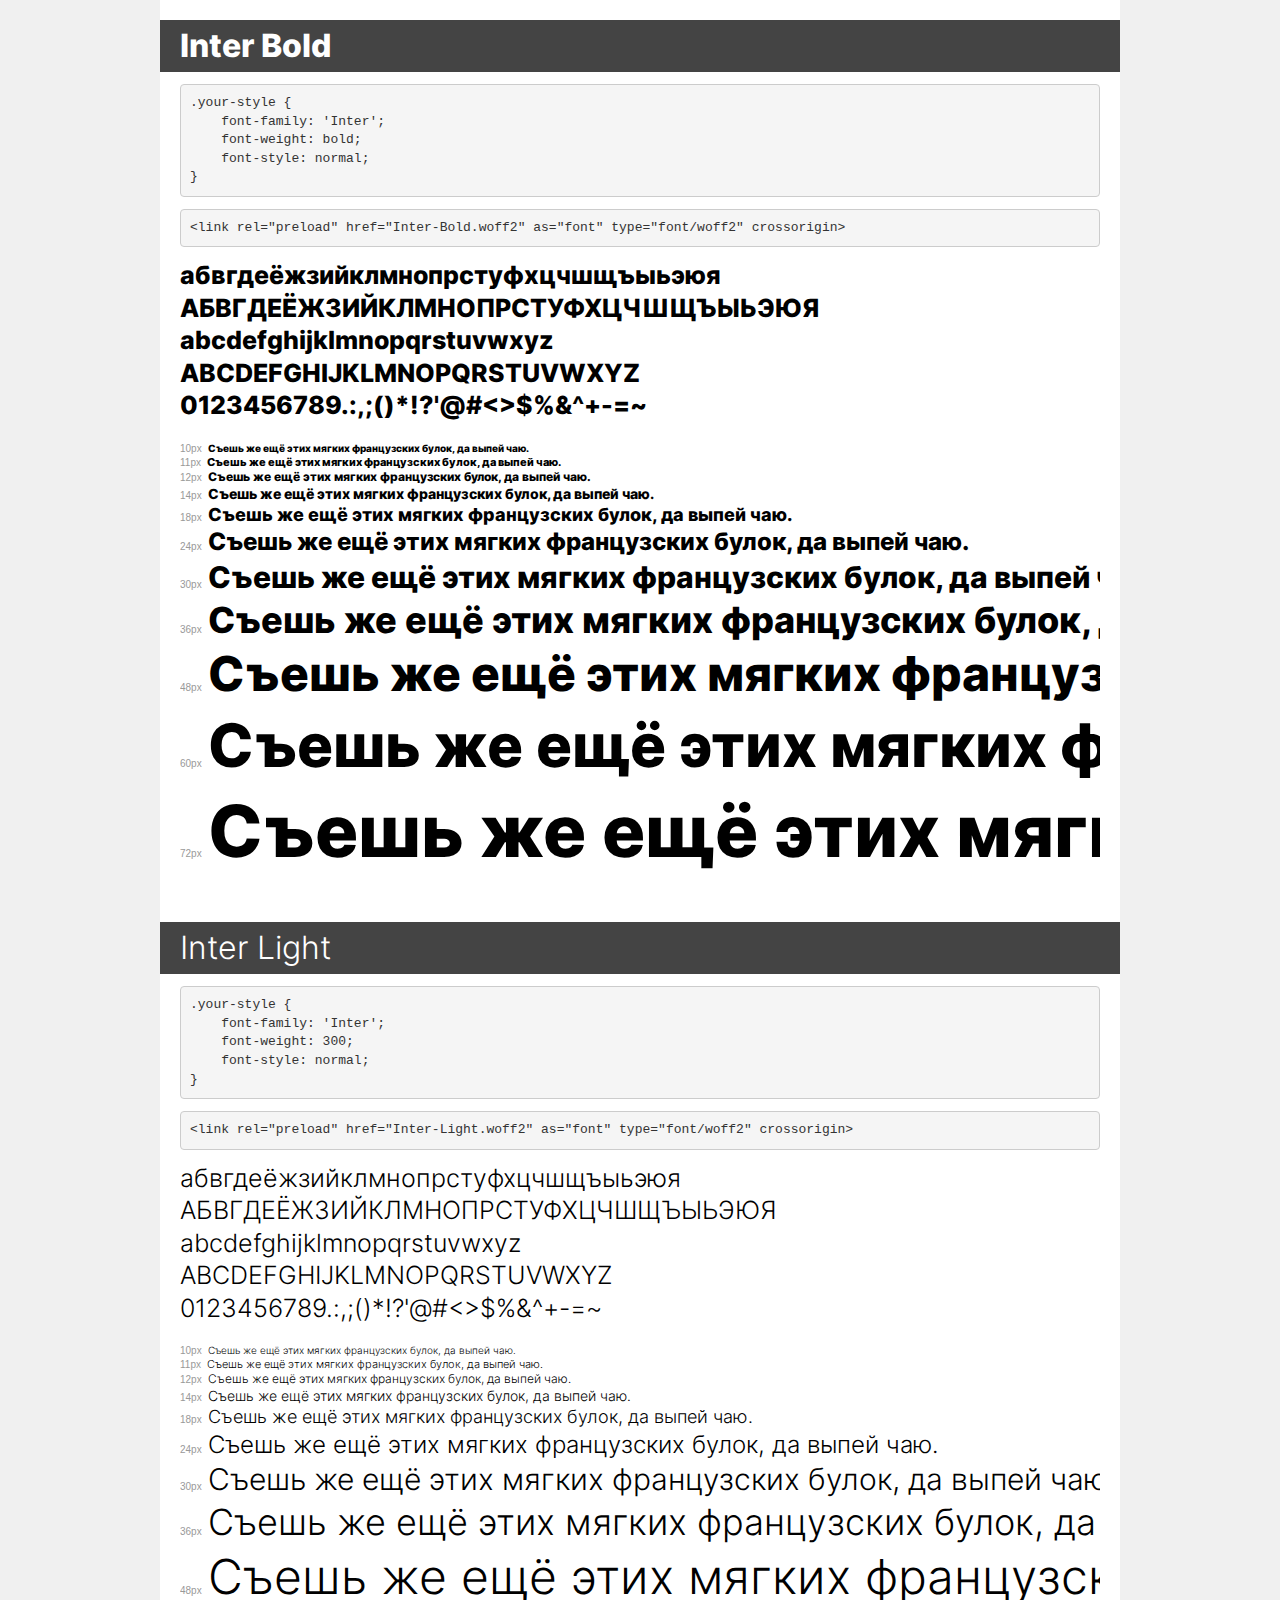
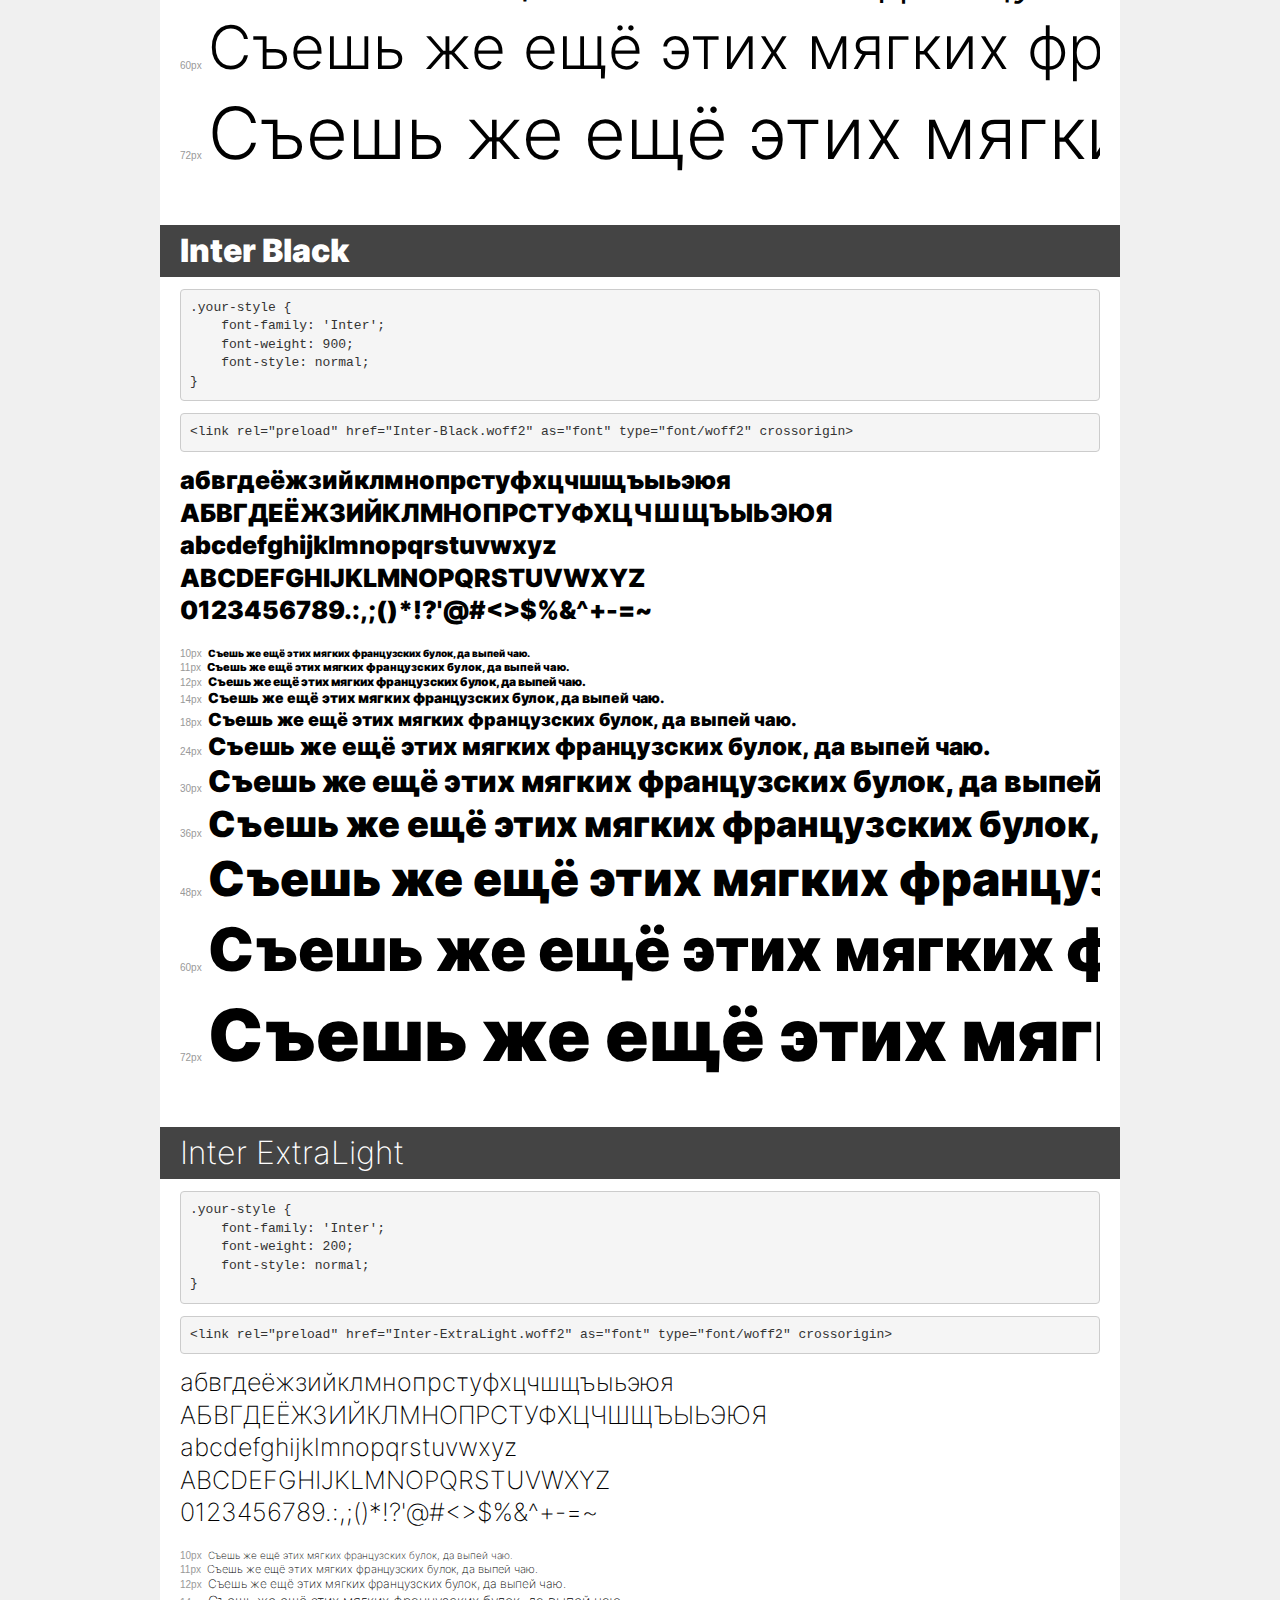
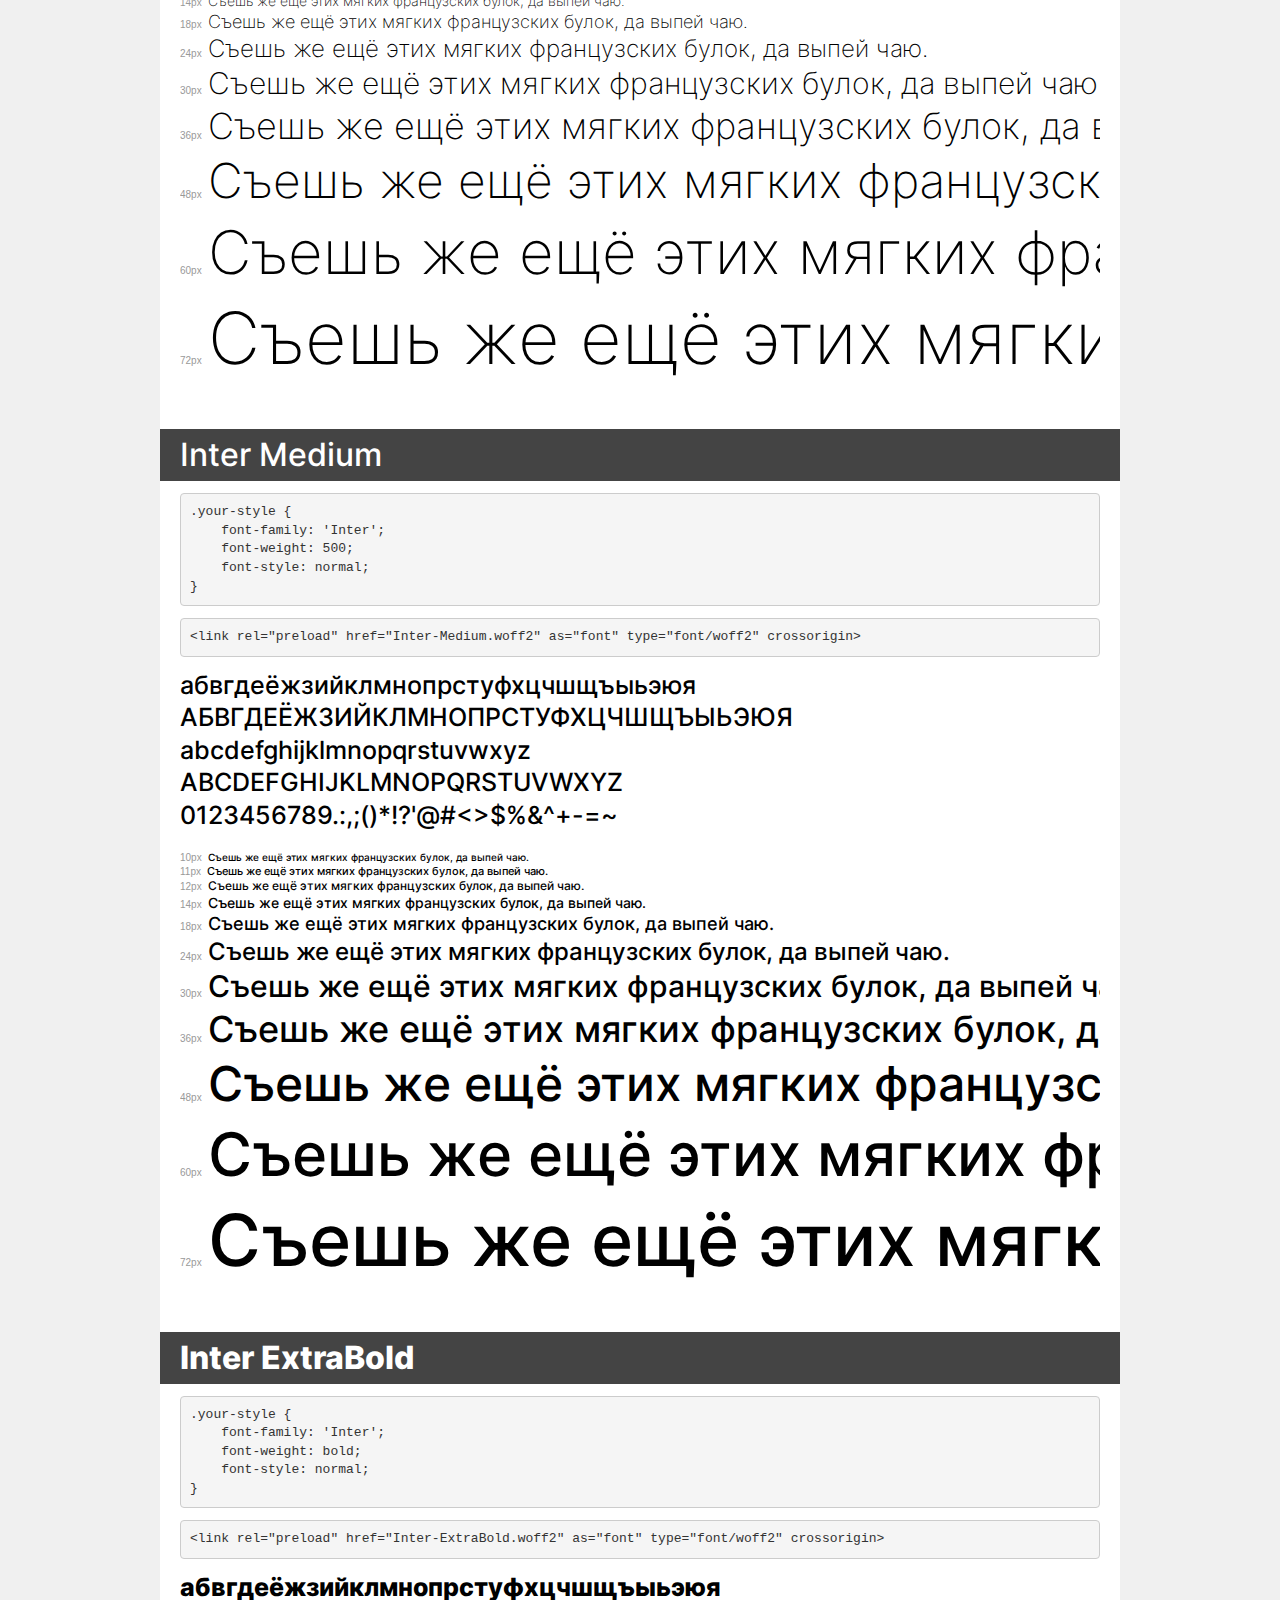
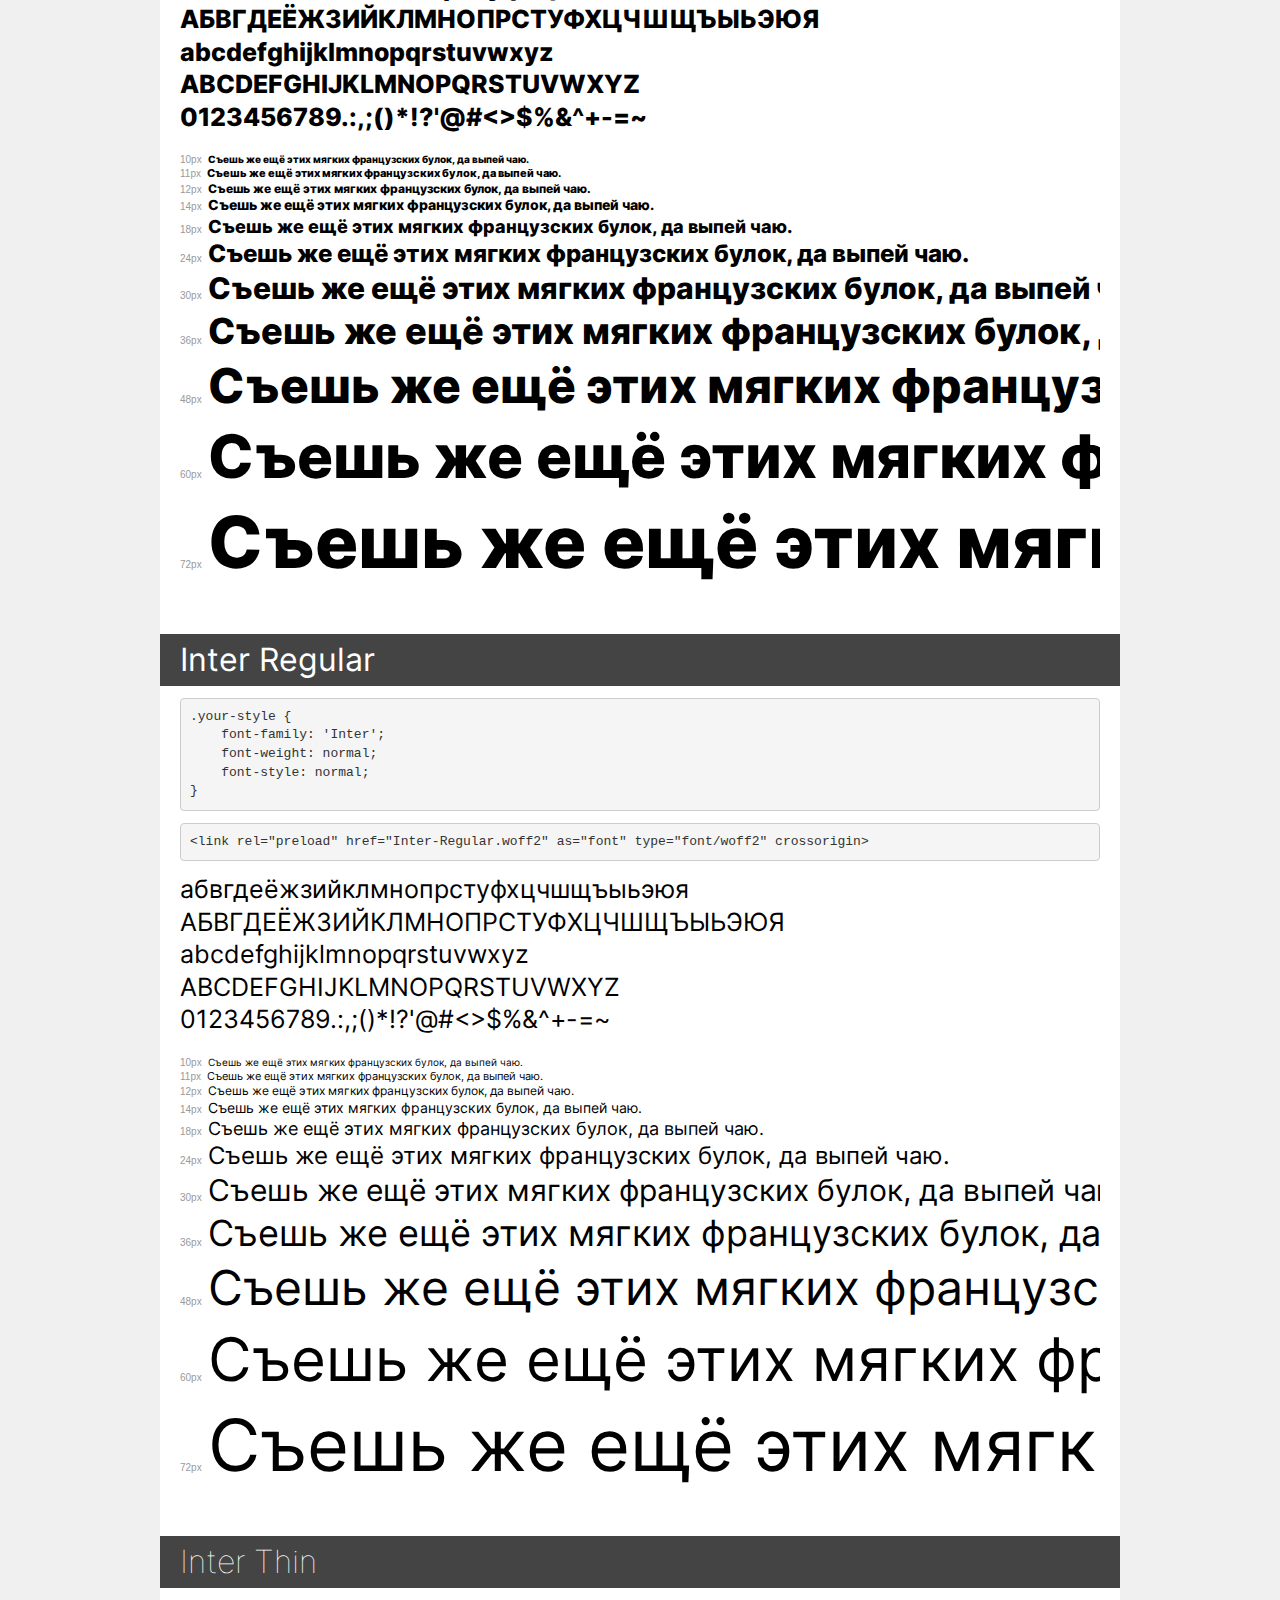
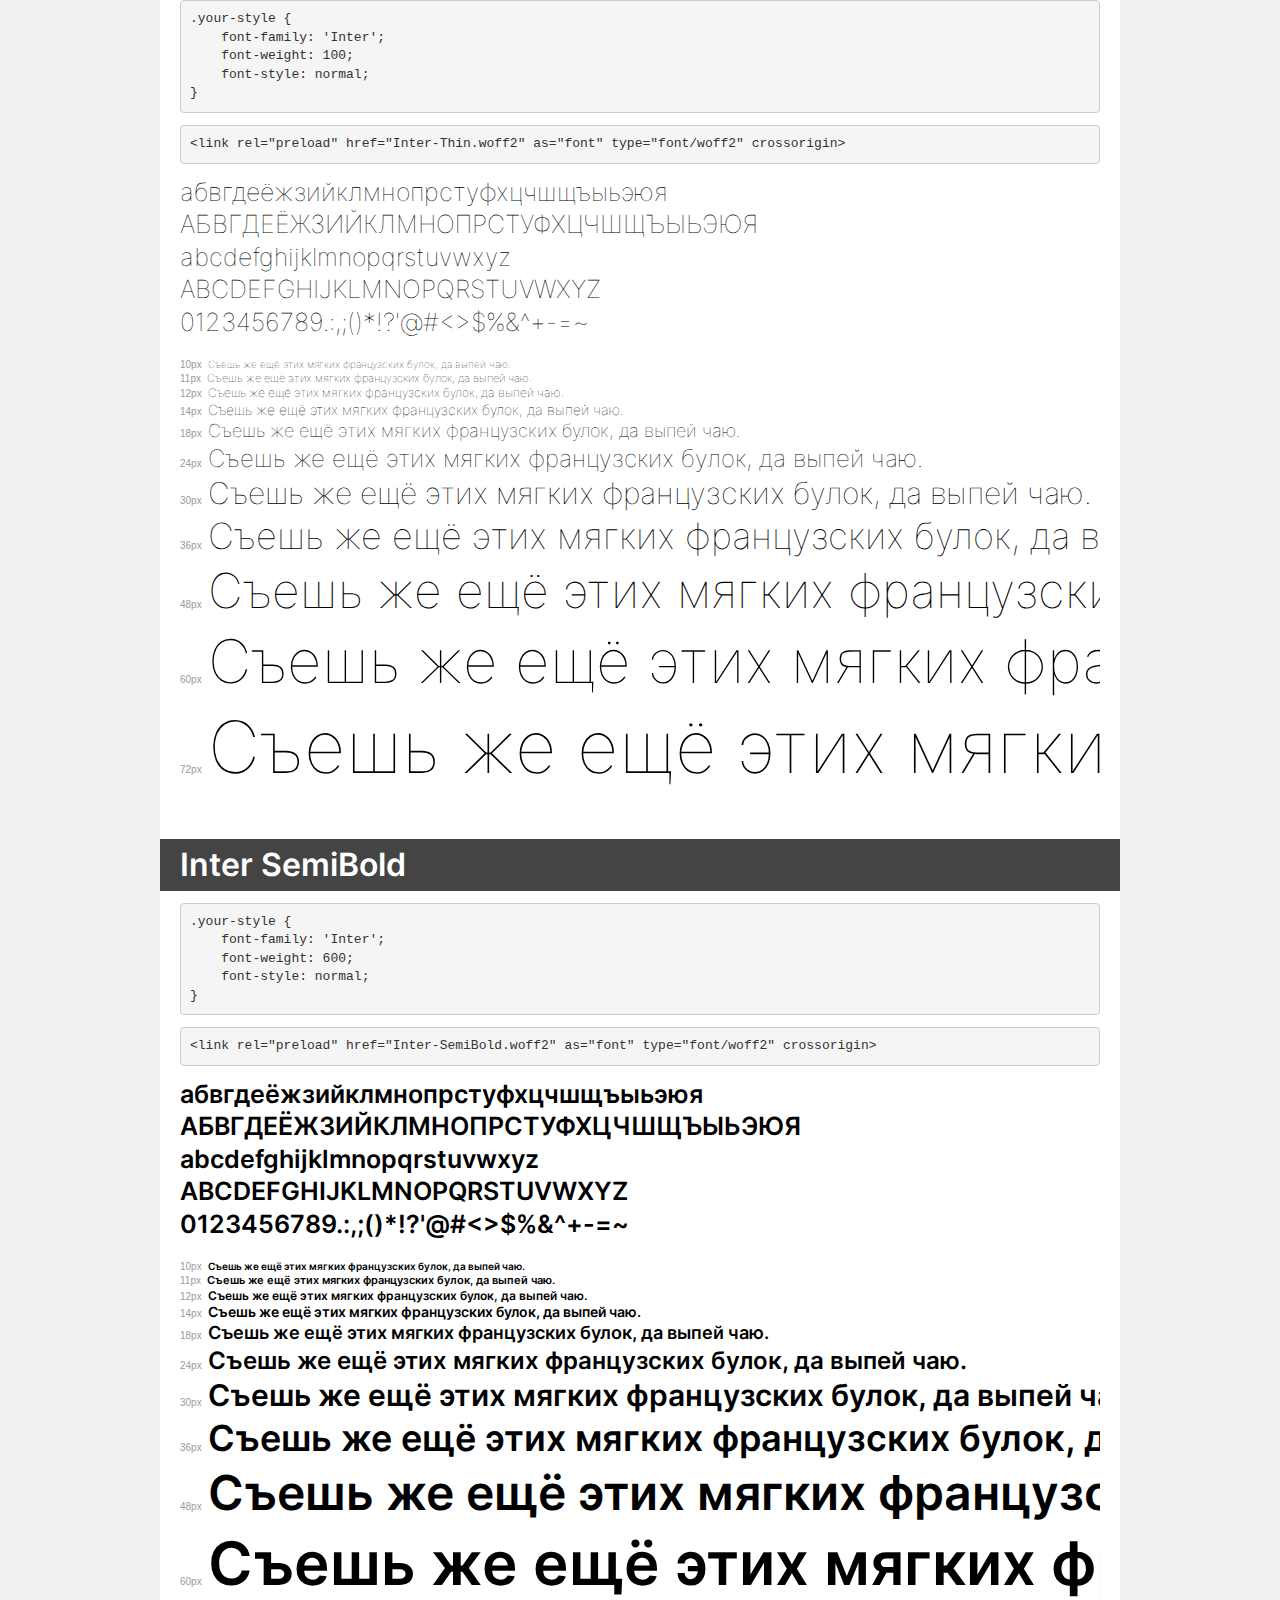
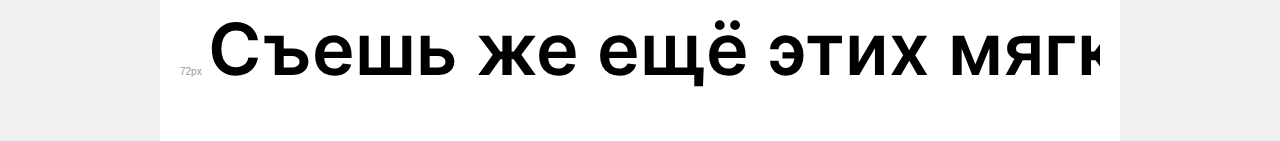
<file: local/templates/docfarm/fonts/inter/demo.html>
<!DOCTYPE html>
<html lang="en">
<head>
    <meta charset="utf-8">
    <meta http-equiv="X-UA-Compatible" content="IE=edge">
    <meta name="viewport" content="width=device-width, initial-scale=1">
    <meta name="robots" content="noindex, noarchive">
    <meta name="format-detection" content="telephone=no">
    <title>Transfonter demo</title>
    <link href="stylesheet.css" rel="stylesheet">
    <style>
        /*
        http://meyerweb.com/eric/tools/css/reset/
        v2.0 | 20110126
        License: none (public domain)
        */
        html, body, div, span, applet, object, iframe,
        h1, h2, h3, h4, h5, h6, p, blockquote, pre,
        a, abbr, acronym, address, big, cite, code,
        del, dfn, em, img, ins, kbd, q, s, samp,
        small, strike, strong, sub, sup, tt, var,
        b, u, i, center,
        dl, dt, dd, ol, ul, li,
        fieldset, form, label, legend,
        table, caption, tbody, tfoot, thead, tr, th, td,
        article, aside, canvas, details, embed,
        figure, figcaption, footer, header, hgroup,
        menu, nav, output, ruby, section, summary,
        time, mark, audio, video {
            margin: 0;
            padding: 0;
            border: 0;
            font-size: 100%;
            font: inherit;
            vertical-align: baseline;
        }
        /* HTML5 display-role reset for older browsers */
        article, aside, details, figcaption, figure,
        footer, header, hgroup, menu, nav, section {
            display: block;
        }
        body {
            line-height: 1;
        }
        ol, ul {
            list-style: none;
        }
        blockquote, q {
            quotes: none;
        }
        blockquote:before, blockquote:after,
        q:before, q:after {
            content: '';
            content: none;
        }
        table {
            border-collapse: collapse;
            border-spacing: 0;
        }
        /* demo styles */
        body {
            background: #f0f0f0;
            color: #000;
        }
        .page {
            background: #fff;
            width: 920px;
            margin: 0 auto;
            padding: 20px 20px 0 20px;
            overflow: hidden;
        }
        .font-container {
            overflow-x: auto;
            overflow-y: hidden;
            margin-bottom: 40px;
            line-height: 1.3;
            white-space: nowrap;
            padding-bottom: 5px;
        }
        h1 {
            position: relative;
            background: #444;
            font-size: 32px;
            color: #fff;
            padding: 10px 20px;
            margin: 0 -20px 12px -20px;
        }
        .letters {
            font-size: 25px;
            margin-bottom: 20px;
        }
        .s10:before {
            content: '10px';
        }
        .s11:before {
            content: '11px';
        }
        .s12:before {
            content: '12px';
        }
        .s14:before {
            content: '14px';
        }
        .s18:before {
            content: '18px';
        }
        .s24:before {
            content: '24px';
        }
        .s30:before {
            content: '30px';
        }
        .s36:before {
            content: '36px';
        }
        .s48:before {
            content: '48px';
        }
        .s60:before {
            content: '60px';
        }
        .s72:before {
            content: '72px';
        }
        .s10:before, .s11:before, .s12:before, .s14:before,
        .s18:before, .s24:before, .s30:before, .s36:before,
        .s48:before, .s60:before, .s72:before {
            font-family: Arial, sans-serif;
            font-size: 10px;
            font-weight: normal;
            font-style: normal;
            color: #999;
            padding-right: 6px;
        }
        pre {
            display: block;
            padding: 9px;
            margin: 0 0 12px;
            font-family: Monaco, Menlo, Consolas, "Courier New", monospace;
            font-size: 13px;
            line-height: 1.428571429;
            color: #333;
            font-weight: normal;
            font-style: normal;
            background-color: #f5f5f5;
            border: 1px solid #ccc;
            overflow-x: auto;
            border-radius: 4px;
        }
        /* responsive */
        @media (max-width: 959px) {
            .page {
                width: auto;
                margin: 0;
            }
        }
    </style>
</head>
<body>
<div class="page">
    <div class="demo">
        <h1 style="font-family: 'Inter'; font-weight: bold; font-style: normal;">Inter Bold</h1>
        <pre title="Usage">.your-style {
    font-family: 'Inter';
    font-weight: bold;
    font-style: normal;
}</pre>
        <pre title="Preload (optional)">
&lt;link rel=&quot;preload&quot; href=&quot;Inter-Bold.woff2&quot; as=&quot;font&quot; type=&quot;font/woff2&quot; crossorigin&gt;</pre>
        <div class="font-container" style="font-family: 'Inter'; font-weight: bold; font-style: normal;">
            <p class="letters">
                абвгдеёжзийклмнопрстуфхцчшщъыьэюя<br>
АБВГДЕЁЖЗИЙКЛМНОПРСТУФХЦЧШЩЪЫЬЭЮЯ<br>
abcdefghijklmnopqrstuvwxyz<br>
ABCDEFGHIJKLMNOPQRSTUVWXYZ<br>
                0123456789.:,;()*!?'@#&lt;&gt;$%&^+-=~
            </p>
            <p class="s10" style="font-size: 10px;">Съешь же ещё этих мягких французских булок, да выпей чаю.</p>
            <p class="s11" style="font-size: 11px;">Съешь же ещё этих мягких французских булок, да выпей чаю.</p>
            <p class="s12" style="font-size: 12px;">Съешь же ещё этих мягких французских булок, да выпей чаю.</p>
            <p class="s14" style="font-size: 14px;">Съешь же ещё этих мягких французских булок, да выпей чаю.</p>
            <p class="s18" style="font-size: 18px;">Съешь же ещё этих мягких французских булок, да выпей чаю.</p>
            <p class="s24" style="font-size: 24px;">Съешь же ещё этих мягких французских булок, да выпей чаю.</p>
            <p class="s30" style="font-size: 30px;">Съешь же ещё этих мягких французских булок, да выпей чаю.</p>
            <p class="s36" style="font-size: 36px;">Съешь же ещё этих мягких французских булок, да выпей чаю.</p>
            <p class="s48" style="font-size: 48px;">Съешь же ещё этих мягких французских булок, да выпей чаю.</p>
            <p class="s60" style="font-size: 60px;">Съешь же ещё этих мягких французских булок, да выпей чаю.</p>
            <p class="s72" style="font-size: 72px;">Съешь же ещё этих мягких французских булок, да выпей чаю.</p>
        </div>
    </div>

    <div class="demo">
        <h1 style="font-family: 'Inter'; font-weight: 300; font-style: normal;">Inter Light</h1>
        <pre title="Usage">.your-style {
    font-family: 'Inter';
    font-weight: 300;
    font-style: normal;
}</pre>
        <pre title="Preload (optional)">
&lt;link rel=&quot;preload&quot; href=&quot;Inter-Light.woff2&quot; as=&quot;font&quot; type=&quot;font/woff2&quot; crossorigin&gt;</pre>
        <div class="font-container" style="font-family: 'Inter'; font-weight: 300; font-style: normal;">
            <p class="letters">
                абвгдеёжзийклмнопрстуфхцчшщъыьэюя<br>
АБВГДЕЁЖЗИЙКЛМНОПРСТУФХЦЧШЩЪЫЬЭЮЯ<br>
abcdefghijklmnopqrstuvwxyz<br>
ABCDEFGHIJKLMNOPQRSTUVWXYZ<br>
                0123456789.:,;()*!?'@#&lt;&gt;$%&^+-=~
            </p>
            <p class="s10" style="font-size: 10px;">Съешь же ещё этих мягких французских булок, да выпей чаю.</p>
            <p class="s11" style="font-size: 11px;">Съешь же ещё этих мягких французских булок, да выпей чаю.</p>
            <p class="s12" style="font-size: 12px;">Съешь же ещё этих мягких французских булок, да выпей чаю.</p>
            <p class="s14" style="font-size: 14px;">Съешь же ещё этих мягких французских булок, да выпей чаю.</p>
            <p class="s18" style="font-size: 18px;">Съешь же ещё этих мягких французских булок, да выпей чаю.</p>
            <p class="s24" style="font-size: 24px;">Съешь же ещё этих мягких французских булок, да выпей чаю.</p>
            <p class="s30" style="font-size: 30px;">Съешь же ещё этих мягких французских булок, да выпей чаю.</p>
            <p class="s36" style="font-size: 36px;">Съешь же ещё этих мягких французских булок, да выпей чаю.</p>
            <p class="s48" style="font-size: 48px;">Съешь же ещё этих мягких французских булок, да выпей чаю.</p>
            <p class="s60" style="font-size: 60px;">Съешь же ещё этих мягких французских булок, да выпей чаю.</p>
            <p class="s72" style="font-size: 72px;">Съешь же ещё этих мягких французских булок, да выпей чаю.</p>
        </div>
    </div>

    <div class="demo">
        <h1 style="font-family: 'Inter'; font-weight: 900; font-style: normal;">Inter Black</h1>
        <pre title="Usage">.your-style {
    font-family: 'Inter';
    font-weight: 900;
    font-style: normal;
}</pre>
        <pre title="Preload (optional)">
&lt;link rel=&quot;preload&quot; href=&quot;Inter-Black.woff2&quot; as=&quot;font&quot; type=&quot;font/woff2&quot; crossorigin&gt;</pre>
        <div class="font-container" style="font-family: 'Inter'; font-weight: 900; font-style: normal;">
            <p class="letters">
                абвгдеёжзийклмнопрстуфхцчшщъыьэюя<br>
АБВГДЕЁЖЗИЙКЛМНОПРСТУФХЦЧШЩЪЫЬЭЮЯ<br>
abcdefghijklmnopqrstuvwxyz<br>
ABCDEFGHIJKLMNOPQRSTUVWXYZ<br>
                0123456789.:,;()*!?'@#&lt;&gt;$%&^+-=~
            </p>
            <p class="s10" style="font-size: 10px;">Съешь же ещё этих мягких французских булок, да выпей чаю.</p>
            <p class="s11" style="font-size: 11px;">Съешь же ещё этих мягких французских булок, да выпей чаю.</p>
            <p class="s12" style="font-size: 12px;">Съешь же ещё этих мягких французских булок, да выпей чаю.</p>
            <p class="s14" style="font-size: 14px;">Съешь же ещё этих мягких французских булок, да выпей чаю.</p>
            <p class="s18" style="font-size: 18px;">Съешь же ещё этих мягких французских булок, да выпей чаю.</p>
            <p class="s24" style="font-size: 24px;">Съешь же ещё этих мягких французских булок, да выпей чаю.</p>
            <p class="s30" style="font-size: 30px;">Съешь же ещё этих мягких французских булок, да выпей чаю.</p>
            <p class="s36" style="font-size: 36px;">Съешь же ещё этих мягких французских булок, да выпей чаю.</p>
            <p class="s48" style="font-size: 48px;">Съешь же ещё этих мягких французских булок, да выпей чаю.</p>
            <p class="s60" style="font-size: 60px;">Съешь же ещё этих мягких французских булок, да выпей чаю.</p>
            <p class="s72" style="font-size: 72px;">Съешь же ещё этих мягких французских булок, да выпей чаю.</p>
        </div>
    </div>

    <div class="demo">
        <h1 style="font-family: 'Inter'; font-weight: 200; font-style: normal;">Inter ExtraLight</h1>
        <pre title="Usage">.your-style {
    font-family: 'Inter';
    font-weight: 200;
    font-style: normal;
}</pre>
        <pre title="Preload (optional)">
&lt;link rel=&quot;preload&quot; href=&quot;Inter-ExtraLight.woff2&quot; as=&quot;font&quot; type=&quot;font/woff2&quot; crossorigin&gt;</pre>
        <div class="font-container" style="font-family: 'Inter'; font-weight: 200; font-style: normal;">
            <p class="letters">
                абвгдеёжзийклмнопрстуфхцчшщъыьэюя<br>
АБВГДЕЁЖЗИЙКЛМНОПРСТУФХЦЧШЩЪЫЬЭЮЯ<br>
abcdefghijklmnopqrstuvwxyz<br>
ABCDEFGHIJKLMNOPQRSTUVWXYZ<br>
                0123456789.:,;()*!?'@#&lt;&gt;$%&^+-=~
            </p>
            <p class="s10" style="font-size: 10px;">Съешь же ещё этих мягких французских булок, да выпей чаю.</p>
            <p class="s11" style="font-size: 11px;">Съешь же ещё этих мягких французских булок, да выпей чаю.</p>
            <p class="s12" style="font-size: 12px;">Съешь же ещё этих мягких французских булок, да выпей чаю.</p>
            <p class="s14" style="font-size: 14px;">Съешь же ещё этих мягких французских булок, да выпей чаю.</p>
            <p class="s18" style="font-size: 18px;">Съешь же ещё этих мягких французских булок, да выпей чаю.</p>
            <p class="s24" style="font-size: 24px;">Съешь же ещё этих мягких французских булок, да выпей чаю.</p>
            <p class="s30" style="font-size: 30px;">Съешь же ещё этих мягких французских булок, да выпей чаю.</p>
            <p class="s36" style="font-size: 36px;">Съешь же ещё этих мягких французских булок, да выпей чаю.</p>
            <p class="s48" style="font-size: 48px;">Съешь же ещё этих мягких французских булок, да выпей чаю.</p>
            <p class="s60" style="font-size: 60px;">Съешь же ещё этих мягких французских булок, да выпей чаю.</p>
            <p class="s72" style="font-size: 72px;">Съешь же ещё этих мягких французских булок, да выпей чаю.</p>
        </div>
    </div>

    <div class="demo">
        <h1 style="font-family: 'Inter'; font-weight: 500; font-style: normal;">Inter Medium</h1>
        <pre title="Usage">.your-style {
    font-family: 'Inter';
    font-weight: 500;
    font-style: normal;
}</pre>
        <pre title="Preload (optional)">
&lt;link rel=&quot;preload&quot; href=&quot;Inter-Medium.woff2&quot; as=&quot;font&quot; type=&quot;font/woff2&quot; crossorigin&gt;</pre>
        <div class="font-container" style="font-family: 'Inter'; font-weight: 500; font-style: normal;">
            <p class="letters">
                абвгдеёжзийклмнопрстуфхцчшщъыьэюя<br>
АБВГДЕЁЖЗИЙКЛМНОПРСТУФХЦЧШЩЪЫЬЭЮЯ<br>
abcdefghijklmnopqrstuvwxyz<br>
ABCDEFGHIJKLMNOPQRSTUVWXYZ<br>
                0123456789.:,;()*!?'@#&lt;&gt;$%&^+-=~
            </p>
            <p class="s10" style="font-size: 10px;">Съешь же ещё этих мягких французских булок, да выпей чаю.</p>
            <p class="s11" style="font-size: 11px;">Съешь же ещё этих мягких французских булок, да выпей чаю.</p>
            <p class="s12" style="font-size: 12px;">Съешь же ещё этих мягких французских булок, да выпей чаю.</p>
            <p class="s14" style="font-size: 14px;">Съешь же ещё этих мягких французских булок, да выпей чаю.</p>
            <p class="s18" style="font-size: 18px;">Съешь же ещё этих мягких французских булок, да выпей чаю.</p>
            <p class="s24" style="font-size: 24px;">Съешь же ещё этих мягких французских булок, да выпей чаю.</p>
            <p class="s30" style="font-size: 30px;">Съешь же ещё этих мягких французских булок, да выпей чаю.</p>
            <p class="s36" style="font-size: 36px;">Съешь же ещё этих мягких французских булок, да выпей чаю.</p>
            <p class="s48" style="font-size: 48px;">Съешь же ещё этих мягких французских булок, да выпей чаю.</p>
            <p class="s60" style="font-size: 60px;">Съешь же ещё этих мягких французских булок, да выпей чаю.</p>
            <p class="s72" style="font-size: 72px;">Съешь же ещё этих мягких французских булок, да выпей чаю.</p>
        </div>
    </div>

    <div class="demo">
        <h1 style="font-family: 'Inter'; font-weight: bold; font-style: normal;">Inter ExtraBold</h1>
        <pre title="Usage">.your-style {
    font-family: 'Inter';
    font-weight: bold;
    font-style: normal;
}</pre>
        <pre title="Preload (optional)">
&lt;link rel=&quot;preload&quot; href=&quot;Inter-ExtraBold.woff2&quot; as=&quot;font&quot; type=&quot;font/woff2&quot; crossorigin&gt;</pre>
        <div class="font-container" style="font-family: 'Inter'; font-weight: bold; font-style: normal;">
            <p class="letters">
                абвгдеёжзийклмнопрстуфхцчшщъыьэюя<br>
АБВГДЕЁЖЗИЙКЛМНОПРСТУФХЦЧШЩЪЫЬЭЮЯ<br>
abcdefghijklmnopqrstuvwxyz<br>
ABCDEFGHIJKLMNOPQRSTUVWXYZ<br>
                0123456789.:,;()*!?'@#&lt;&gt;$%&^+-=~
            </p>
            <p class="s10" style="font-size: 10px;">Съешь же ещё этих мягких французских булок, да выпей чаю.</p>
            <p class="s11" style="font-size: 11px;">Съешь же ещё этих мягких французских булок, да выпей чаю.</p>
            <p class="s12" style="font-size: 12px;">Съешь же ещё этих мягких французских булок, да выпей чаю.</p>
            <p class="s14" style="font-size: 14px;">Съешь же ещё этих мягких французских булок, да выпей чаю.</p>
            <p class="s18" style="font-size: 18px;">Съешь же ещё этих мягких французских булок, да выпей чаю.</p>
            <p class="s24" style="font-size: 24px;">Съешь же ещё этих мягких французских булок, да выпей чаю.</p>
            <p class="s30" style="font-size: 30px;">Съешь же ещё этих мягких французских булок, да выпей чаю.</p>
            <p class="s36" style="font-size: 36px;">Съешь же ещё этих мягких французских булок, да выпей чаю.</p>
            <p class="s48" style="font-size: 48px;">Съешь же ещё этих мягких французских булок, да выпей чаю.</p>
            <p class="s60" style="font-size: 60px;">Съешь же ещё этих мягких французских булок, да выпей чаю.</p>
            <p class="s72" style="font-size: 72px;">Съешь же ещё этих мягких французских булок, да выпей чаю.</p>
        </div>
    </div>

    <div class="demo">
        <h1 style="font-family: 'Inter'; font-weight: normal; font-style: normal;">Inter Regular</h1>
        <pre title="Usage">.your-style {
    font-family: 'Inter';
    font-weight: normal;
    font-style: normal;
}</pre>
        <pre title="Preload (optional)">
&lt;link rel=&quot;preload&quot; href=&quot;Inter-Regular.woff2&quot; as=&quot;font&quot; type=&quot;font/woff2&quot; crossorigin&gt;</pre>
        <div class="font-container" style="font-family: 'Inter'; font-weight: normal; font-style: normal;">
            <p class="letters">
                абвгдеёжзийклмнопрстуфхцчшщъыьэюя<br>
АБВГДЕЁЖЗИЙКЛМНОПРСТУФХЦЧШЩЪЫЬЭЮЯ<br>
abcdefghijklmnopqrstuvwxyz<br>
ABCDEFGHIJKLMNOPQRSTUVWXYZ<br>
                0123456789.:,;()*!?'@#&lt;&gt;$%&^+-=~
            </p>
            <p class="s10" style="font-size: 10px;">Съешь же ещё этих мягких французских булок, да выпей чаю.</p>
            <p class="s11" style="font-size: 11px;">Съешь же ещё этих мягких французских булок, да выпей чаю.</p>
            <p class="s12" style="font-size: 12px;">Съешь же ещё этих мягких французских булок, да выпей чаю.</p>
            <p class="s14" style="font-size: 14px;">Съешь же ещё этих мягких французских булок, да выпей чаю.</p>
            <p class="s18" style="font-size: 18px;">Съешь же ещё этих мягких французских булок, да выпей чаю.</p>
            <p class="s24" style="font-size: 24px;">Съешь же ещё этих мягких французских булок, да выпей чаю.</p>
            <p class="s30" style="font-size: 30px;">Съешь же ещё этих мягких французских булок, да выпей чаю.</p>
            <p class="s36" style="font-size: 36px;">Съешь же ещё этих мягких французских булок, да выпей чаю.</p>
            <p class="s48" style="font-size: 48px;">Съешь же ещё этих мягких французских булок, да выпей чаю.</p>
            <p class="s60" style="font-size: 60px;">Съешь же ещё этих мягких французских булок, да выпей чаю.</p>
            <p class="s72" style="font-size: 72px;">Съешь же ещё этих мягких французских булок, да выпей чаю.</p>
        </div>
    </div>

    <div class="demo">
        <h1 style="font-family: 'Inter'; font-weight: 100; font-style: normal;">Inter Thin</h1>
        <pre title="Usage">.your-style {
    font-family: 'Inter';
    font-weight: 100;
    font-style: normal;
}</pre>
        <pre title="Preload (optional)">
&lt;link rel=&quot;preload&quot; href=&quot;Inter-Thin.woff2&quot; as=&quot;font&quot; type=&quot;font/woff2&quot; crossorigin&gt;</pre>
        <div class="font-container" style="font-family: 'Inter'; font-weight: 100; font-style: normal;">
            <p class="letters">
                абвгдеёжзийклмнопрстуфхцчшщъыьэюя<br>
АБВГДЕЁЖЗИЙКЛМНОПРСТУФХЦЧШЩЪЫЬЭЮЯ<br>
abcdefghijklmnopqrstuvwxyz<br>
ABCDEFGHIJKLMNOPQRSTUVWXYZ<br>
                0123456789.:,;()*!?'@#&lt;&gt;$%&^+-=~
            </p>
            <p class="s10" style="font-size: 10px;">Съешь же ещё этих мягких французских булок, да выпей чаю.</p>
            <p class="s11" style="font-size: 11px;">Съешь же ещё этих мягких французских булок, да выпей чаю.</p>
            <p class="s12" style="font-size: 12px;">Съешь же ещё этих мягких французских булок, да выпей чаю.</p>
            <p class="s14" style="font-size: 14px;">Съешь же ещё этих мягких французских булок, да выпей чаю.</p>
            <p class="s18" style="font-size: 18px;">Съешь же ещё этих мягких французских булок, да выпей чаю.</p>
            <p class="s24" style="font-size: 24px;">Съешь же ещё этих мягких французских булок, да выпей чаю.</p>
            <p class="s30" style="font-size: 30px;">Съешь же ещё этих мягких французских булок, да выпей чаю.</p>
            <p class="s36" style="font-size: 36px;">Съешь же ещё этих мягких французских булок, да выпей чаю.</p>
            <p class="s48" style="font-size: 48px;">Съешь же ещё этих мягких французских булок, да выпей чаю.</p>
            <p class="s60" style="font-size: 60px;">Съешь же ещё этих мягких французских булок, да выпей чаю.</p>
            <p class="s72" style="font-size: 72px;">Съешь же ещё этих мягких французских булок, да выпей чаю.</p>
        </div>
    </div>

    <div class="demo">
        <h1 style="font-family: 'Inter'; font-weight: 600; font-style: normal;">Inter SemiBold</h1>
        <pre title="Usage">.your-style {
    font-family: 'Inter';
    font-weight: 600;
    font-style: normal;
}</pre>
        <pre title="Preload (optional)">
&lt;link rel=&quot;preload&quot; href=&quot;Inter-SemiBold.woff2&quot; as=&quot;font&quot; type=&quot;font/woff2&quot; crossorigin&gt;</pre>
        <div class="font-container" style="font-family: 'Inter'; font-weight: 600; font-style: normal;">
            <p class="letters">
                абвгдеёжзийклмнопрстуфхцчшщъыьэюя<br>
АБВГДЕЁЖЗИЙКЛМНОПРСТУФХЦЧШЩЪЫЬЭЮЯ<br>
abcdefghijklmnopqrstuvwxyz<br>
ABCDEFGHIJKLMNOPQRSTUVWXYZ<br>
                0123456789.:,;()*!?'@#&lt;&gt;$%&^+-=~
            </p>
            <p class="s10" style="font-size: 10px;">Съешь же ещё этих мягких французских булок, да выпей чаю.</p>
            <p class="s11" style="font-size: 11px;">Съешь же ещё этих мягких французских булок, да выпей чаю.</p>
            <p class="s12" style="font-size: 12px;">Съешь же ещё этих мягких французских булок, да выпей чаю.</p>
            <p class="s14" style="font-size: 14px;">Съешь же ещё этих мягких французских булок, да выпей чаю.</p>
            <p class="s18" style="font-size: 18px;">Съешь же ещё этих мягких французских булок, да выпей чаю.</p>
            <p class="s24" style="font-size: 24px;">Съешь же ещё этих мягких французских булок, да выпей чаю.</p>
            <p class="s30" style="font-size: 30px;">Съешь же ещё этих мягких французских булок, да выпей чаю.</p>
            <p class="s36" style="font-size: 36px;">Съешь же ещё этих мягких французских булок, да выпей чаю.</p>
            <p class="s48" style="font-size: 48px;">Съешь же ещё этих мягких французских булок, да выпей чаю.</p>
            <p class="s60" style="font-size: 60px;">Съешь же ещё этих мягких французских булок, да выпей чаю.</p>
            <p class="s72" style="font-size: 72px;">Съешь же ещё этих мягких французских булок, да выпей чаю.</p>
        </div>
    </div>

</div>
</body>
</html>
</file>
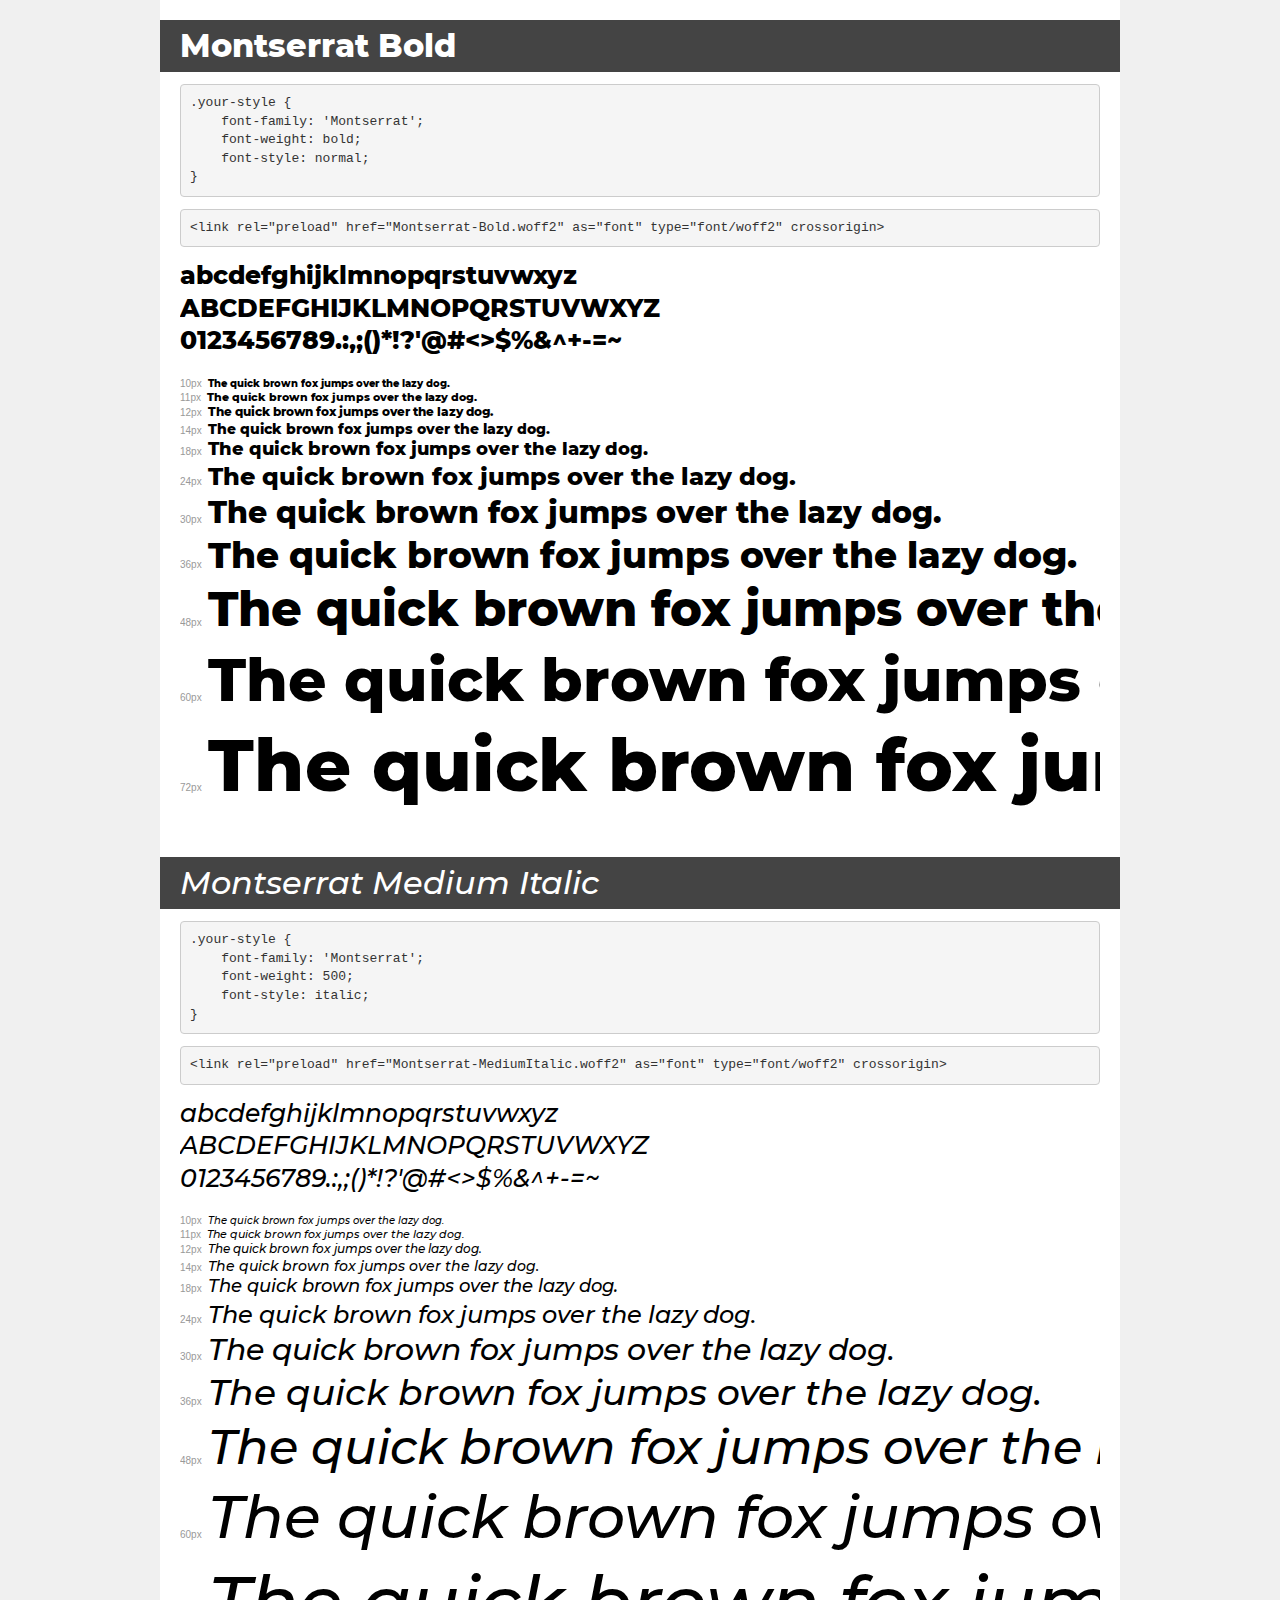
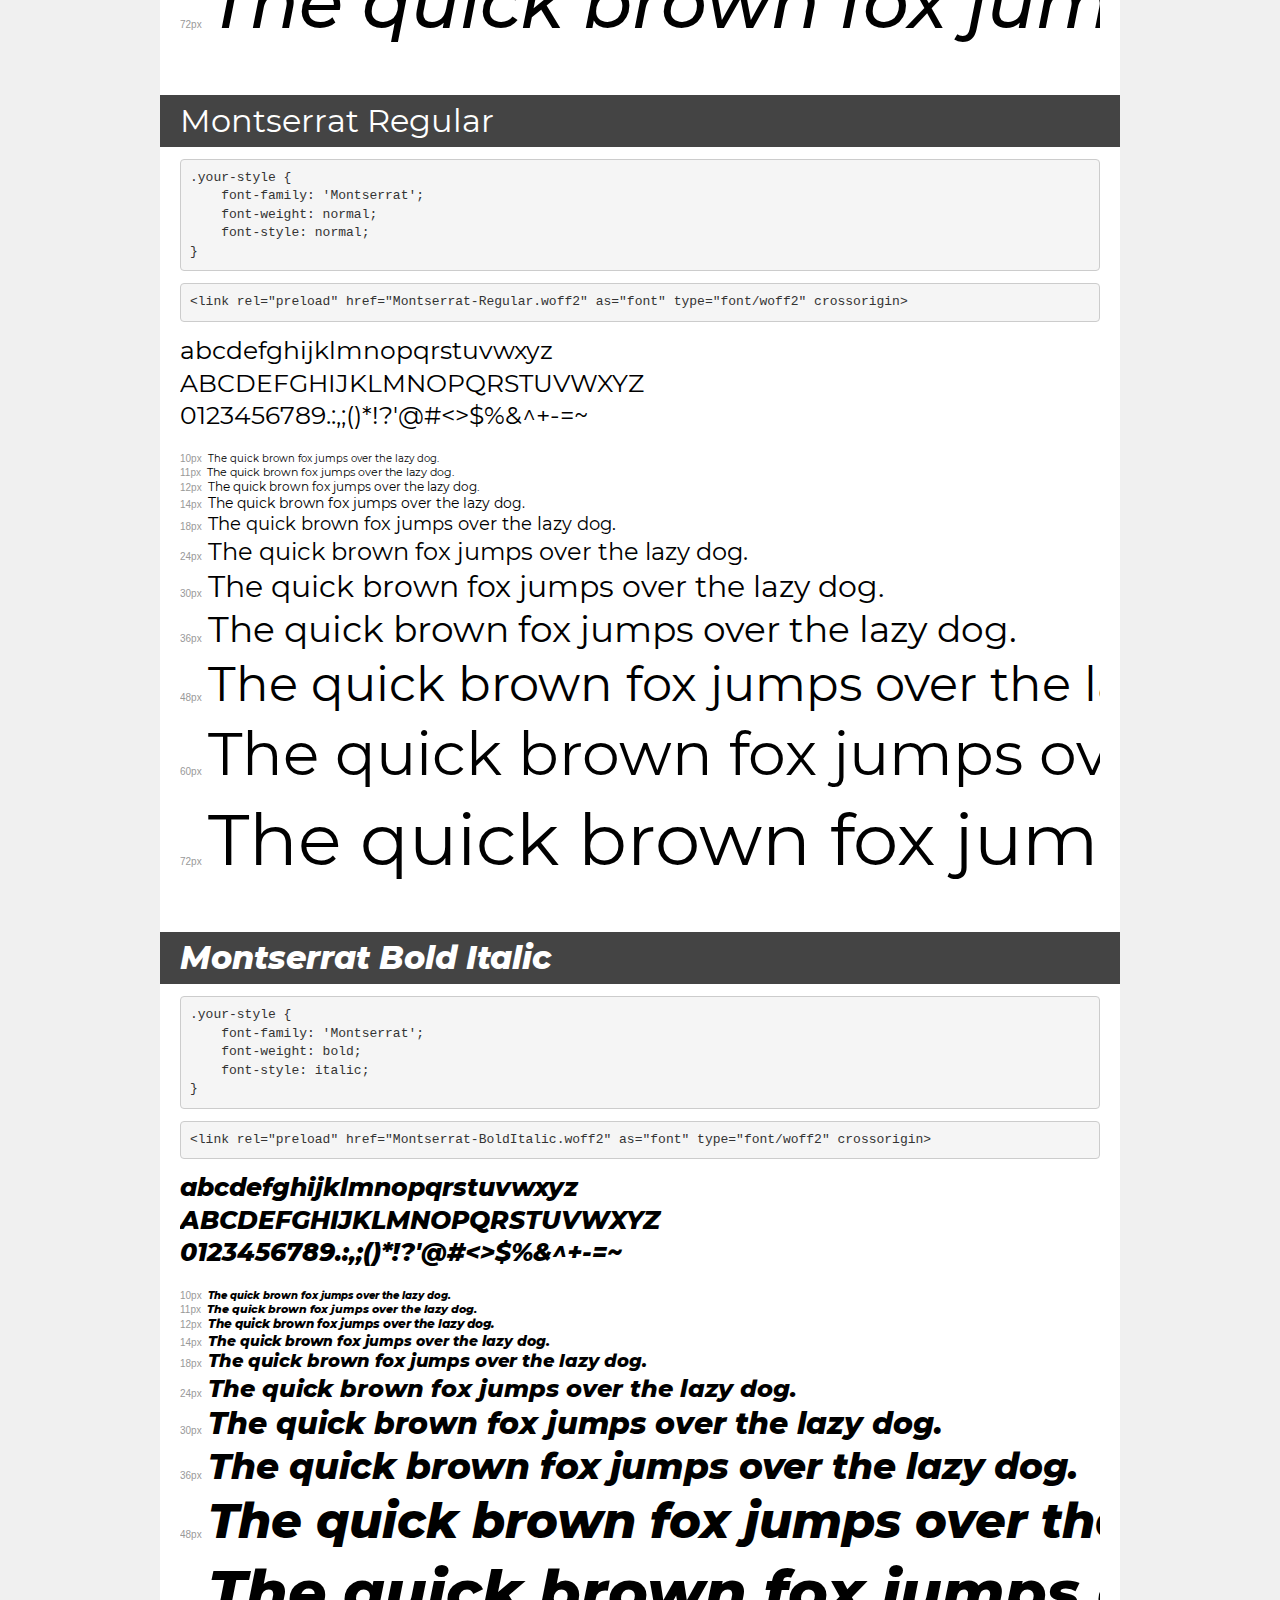
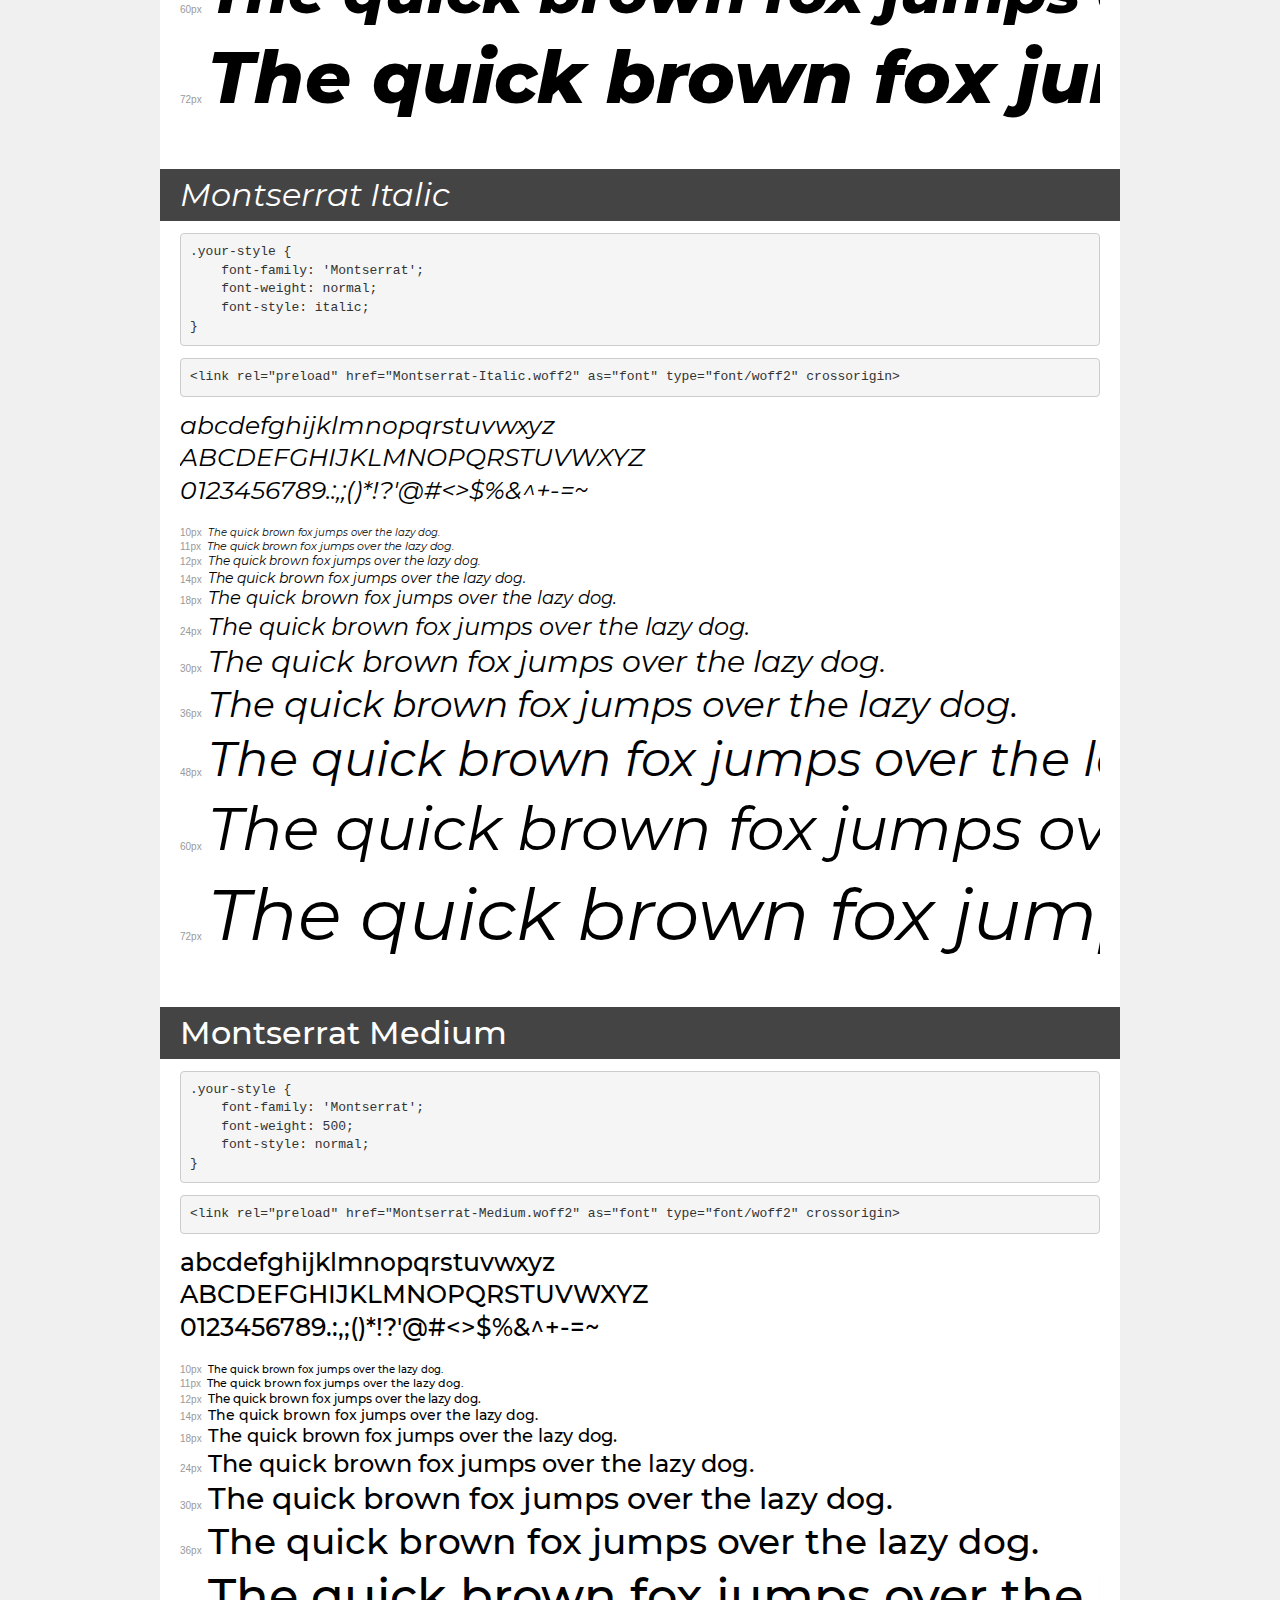
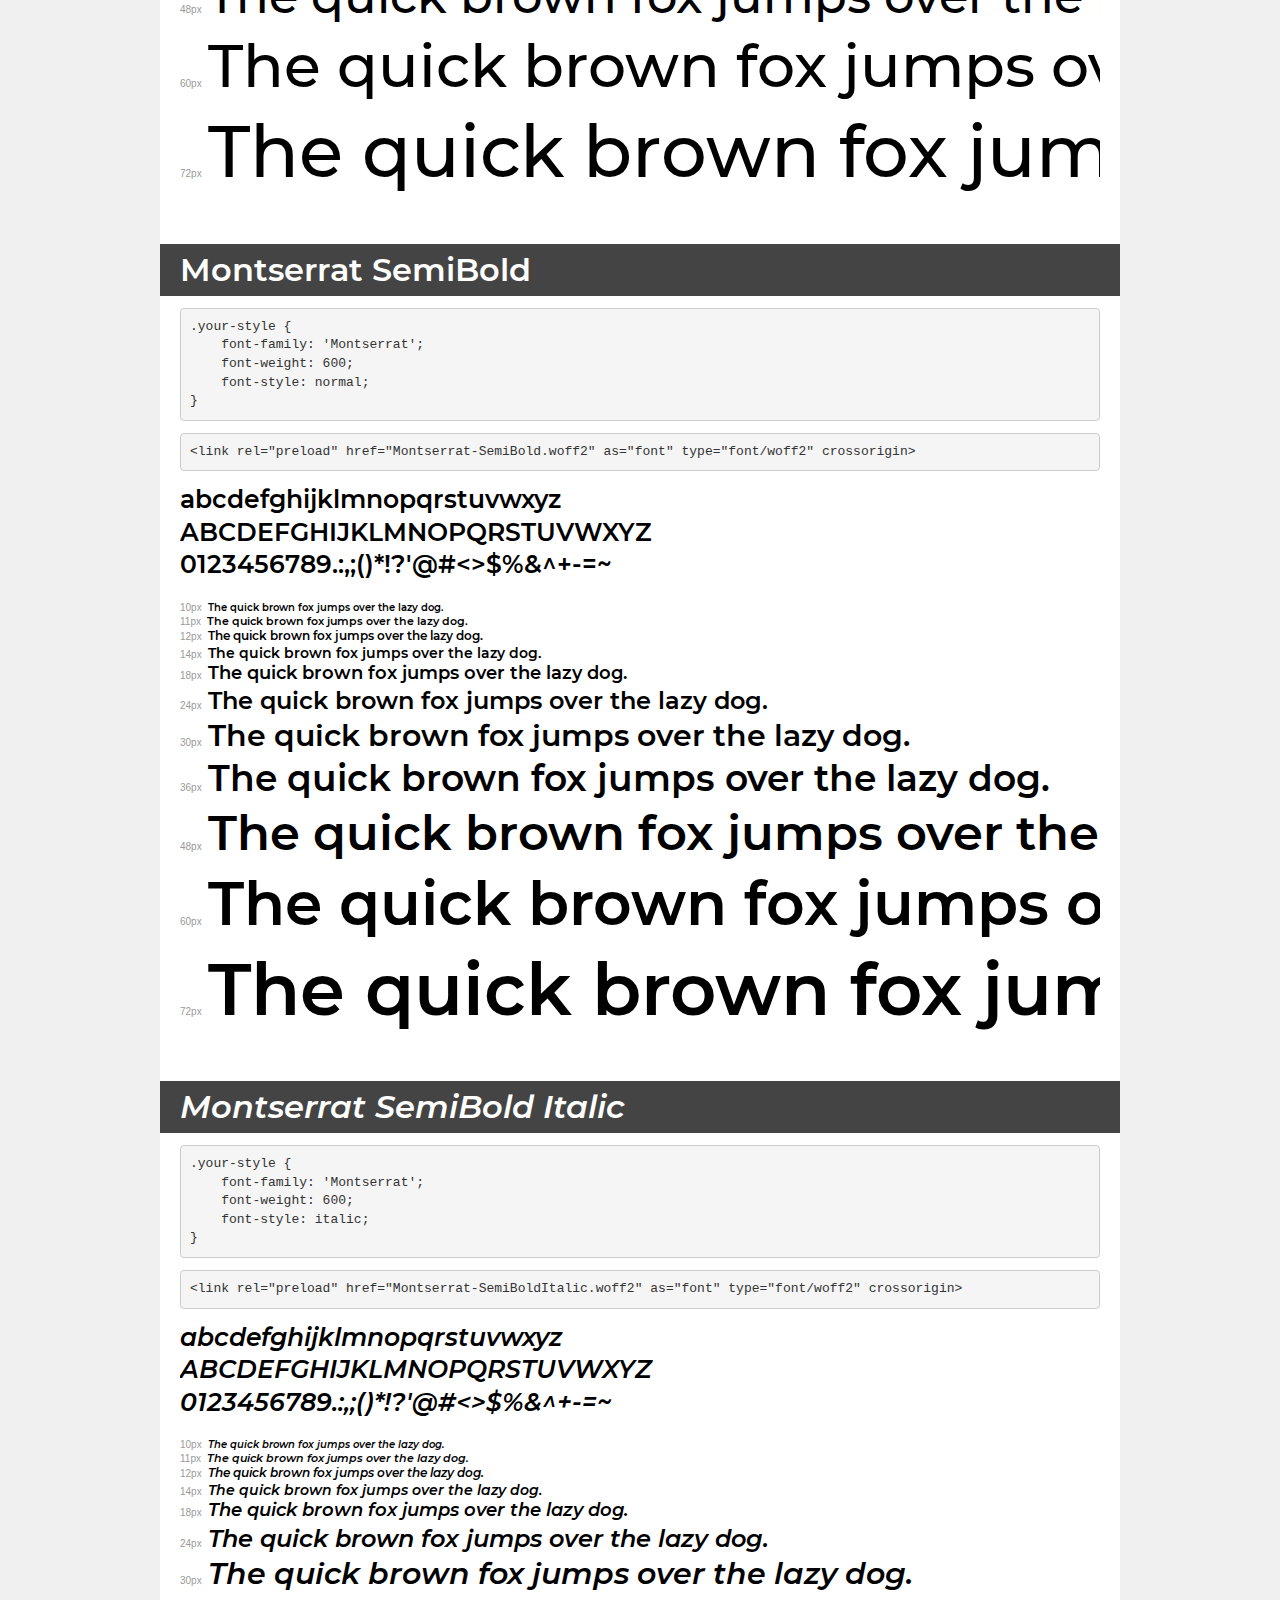
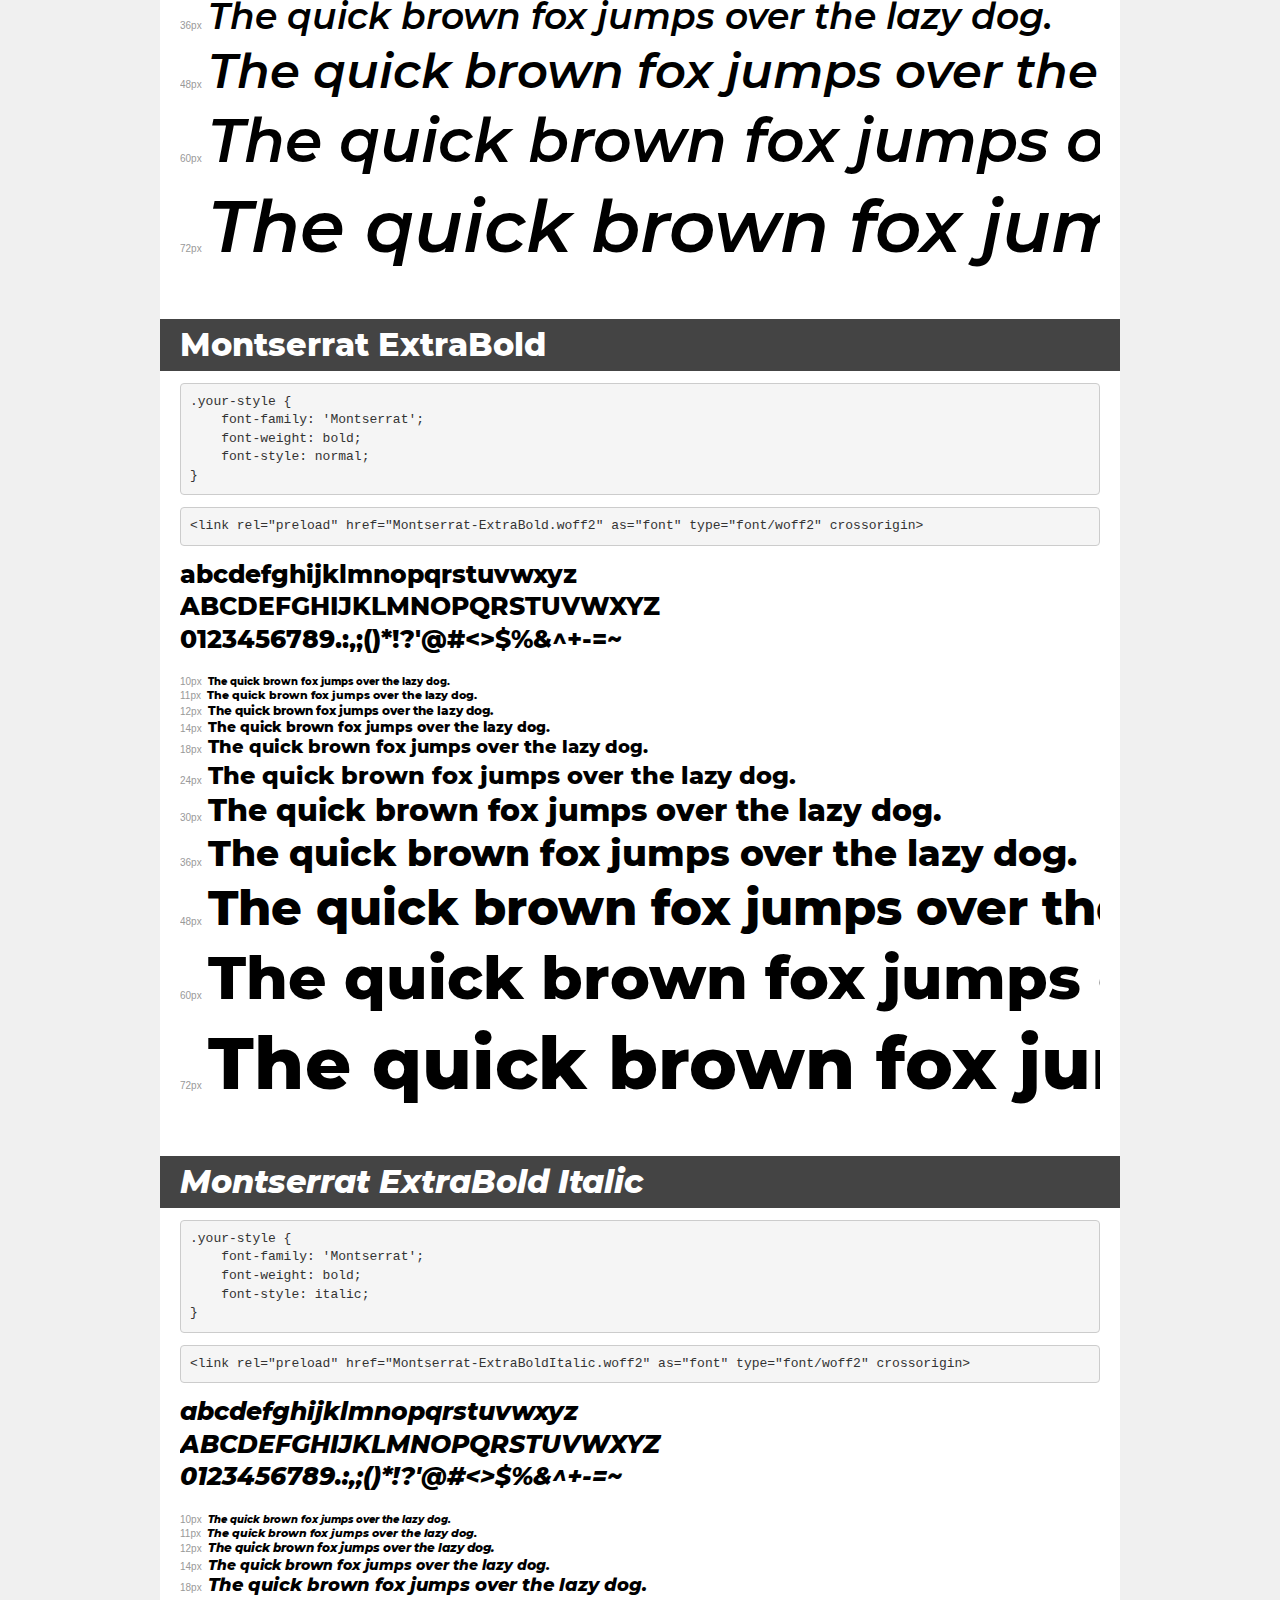
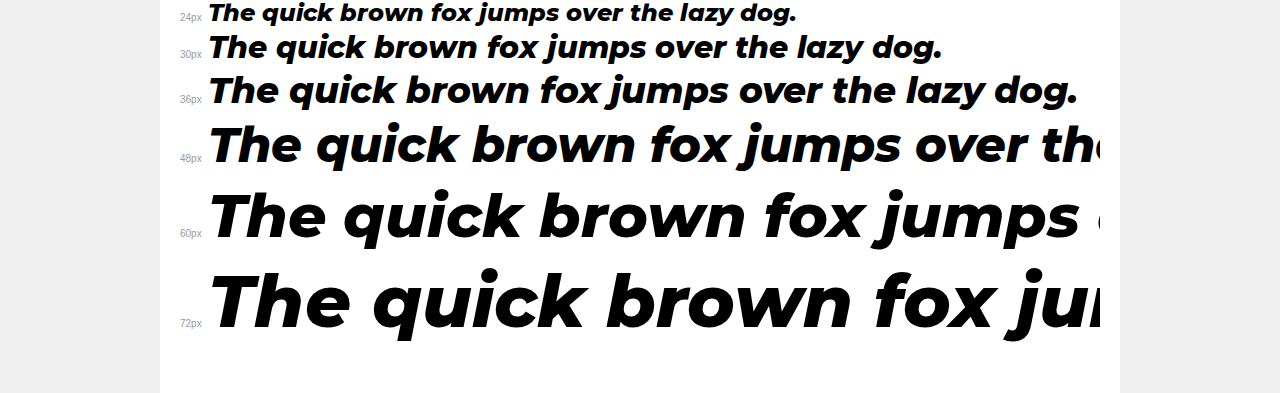
<file: local/templates/docfarm/fonts/montserrat/demo.html>
<!DOCTYPE html>
<html lang="en">
<head>
    <meta charset="utf-8">
    <meta http-equiv="X-UA-Compatible" content="IE=edge">
    <meta name="viewport" content="width=device-width, initial-scale=1">
    <meta name="robots" content="noindex, noarchive">
    <meta name="format-detection" content="telephone=no">
    <title>Transfonter demo</title>
    <link href="stylesheet.css" rel="stylesheet">
    <style>
        /*
        http://meyerweb.com/eric/tools/css/reset/
        v2.0 | 20110126
        License: none (public domain)
        */
        html, body, div, span, applet, object, iframe,
        h1, h2, h3, h4, h5, h6, p, blockquote, pre,
        a, abbr, acronym, address, big, cite, code,
        del, dfn, em, img, ins, kbd, q, s, samp,
        small, strike, strong, sub, sup, tt, var,
        b, u, i, center,
        dl, dt, dd, ol, ul, li,
        fieldset, form, label, legend,
        table, caption, tbody, tfoot, thead, tr, th, td,
        article, aside, canvas, details, embed,
        figure, figcaption, footer, header, hgroup,
        menu, nav, output, ruby, section, summary,
        time, mark, audio, video {
            margin: 0;
            padding: 0;
            border: 0;
            font-size: 100%;
            font: inherit;
            vertical-align: baseline;
        }
        /* HTML5 display-role reset for older browsers */
        article, aside, details, figcaption, figure,
        footer, header, hgroup, menu, nav, section {
            display: block;
        }
        body {
            line-height: 1;
        }
        ol, ul {
            list-style: none;
        }
        blockquote, q {
            quotes: none;
        }
        blockquote:before, blockquote:after,
        q:before, q:after {
            content: '';
            content: none;
        }
        table {
            border-collapse: collapse;
            border-spacing: 0;
        }
        /* demo styles */
        body {
            background: #f0f0f0;
            color: #000;
        }
        .page {
            background: #fff;
            width: 920px;
            margin: 0 auto;
            padding: 20px 20px 0 20px;
            overflow: hidden;
        }
        .font-container {
            overflow-x: auto;
            overflow-y: hidden;
            margin-bottom: 40px;
            line-height: 1.3;
            white-space: nowrap;
            padding-bottom: 5px;
        }
        h1 {
            position: relative;
            background: #444;
            font-size: 32px;
            color: #fff;
            padding: 10px 20px;
            margin: 0 -20px 12px -20px;
        }
        .letters {
            font-size: 25px;
            margin-bottom: 20px;
        }
        .s10:before {
            content: '10px';
        }
        .s11:before {
            content: '11px';
        }
        .s12:before {
            content: '12px';
        }
        .s14:before {
            content: '14px';
        }
        .s18:before {
            content: '18px';
        }
        .s24:before {
            content: '24px';
        }
        .s30:before {
            content: '30px';
        }
        .s36:before {
            content: '36px';
        }
        .s48:before {
            content: '48px';
        }
        .s60:before {
            content: '60px';
        }
        .s72:before {
            content: '72px';
        }
        .s10:before, .s11:before, .s12:before, .s14:before,
        .s18:before, .s24:before, .s30:before, .s36:before,
        .s48:before, .s60:before, .s72:before {
            font-family: Arial, sans-serif;
            font-size: 10px;
            font-weight: normal;
            font-style: normal;
            color: #999;
            padding-right: 6px;
        }
        pre {
            display: block;
            padding: 9px;
            margin: 0 0 12px;
            font-family: Monaco, Menlo, Consolas, "Courier New", monospace;
            font-size: 13px;
            line-height: 1.428571429;
            color: #333;
            font-weight: normal;
            font-style: normal;
            background-color: #f5f5f5;
            border: 1px solid #ccc;
            overflow-x: auto;
            border-radius: 4px;
        }
        /* responsive */
        @media (max-width: 959px) {
            .page {
                width: auto;
                margin: 0;
            }
        }
    </style>
</head>
<body>
<div class="page">
    <div class="demo">
        <h1 style="font-family: 'Montserrat'; font-weight: bold; font-style: normal;">Montserrat Bold</h1>
        <pre title="Usage">.your-style {
    font-family: 'Montserrat';
    font-weight: bold;
    font-style: normal;
}</pre>
        <pre title="Preload (optional)">
&lt;link rel=&quot;preload&quot; href=&quot;Montserrat-Bold.woff2&quot; as=&quot;font&quot; type=&quot;font/woff2&quot; crossorigin&gt;</pre>
        <div class="font-container" style="font-family: 'Montserrat'; font-weight: bold; font-style: normal;">
            <p class="letters">
                abcdefghijklmnopqrstuvwxyz<br>
ABCDEFGHIJKLMNOPQRSTUVWXYZ<br>
                0123456789.:,;()*!?'@#&lt;&gt;$%&^+-=~
            </p>
            <p class="s10" style="font-size: 10px;">The quick brown fox jumps over the lazy dog.</p>
            <p class="s11" style="font-size: 11px;">The quick brown fox jumps over the lazy dog.</p>
            <p class="s12" style="font-size: 12px;">The quick brown fox jumps over the lazy dog.</p>
            <p class="s14" style="font-size: 14px;">The quick brown fox jumps over the lazy dog.</p>
            <p class="s18" style="font-size: 18px;">The quick brown fox jumps over the lazy dog.</p>
            <p class="s24" style="font-size: 24px;">The quick brown fox jumps over the lazy dog.</p>
            <p class="s30" style="font-size: 30px;">The quick brown fox jumps over the lazy dog.</p>
            <p class="s36" style="font-size: 36px;">The quick brown fox jumps over the lazy dog.</p>
            <p class="s48" style="font-size: 48px;">The quick brown fox jumps over the lazy dog.</p>
            <p class="s60" style="font-size: 60px;">The quick brown fox jumps over the lazy dog.</p>
            <p class="s72" style="font-size: 72px;">The quick brown fox jumps over the lazy dog.</p>
        </div>
    </div>

    <div class="demo">
        <h1 style="font-family: 'Montserrat'; font-weight: 500; font-style: italic;">Montserrat Medium Italic</h1>
        <pre title="Usage">.your-style {
    font-family: 'Montserrat';
    font-weight: 500;
    font-style: italic;
}</pre>
        <pre title="Preload (optional)">
&lt;link rel=&quot;preload&quot; href=&quot;Montserrat-MediumItalic.woff2&quot; as=&quot;font&quot; type=&quot;font/woff2&quot; crossorigin&gt;</pre>
        <div class="font-container" style="font-family: 'Montserrat'; font-weight: 500; font-style: italic;">
            <p class="letters">
                abcdefghijklmnopqrstuvwxyz<br>
ABCDEFGHIJKLMNOPQRSTUVWXYZ<br>
                0123456789.:,;()*!?'@#&lt;&gt;$%&^+-=~
            </p>
            <p class="s10" style="font-size: 10px;">The quick brown fox jumps over the lazy dog.</p>
            <p class="s11" style="font-size: 11px;">The quick brown fox jumps over the lazy dog.</p>
            <p class="s12" style="font-size: 12px;">The quick brown fox jumps over the lazy dog.</p>
            <p class="s14" style="font-size: 14px;">The quick brown fox jumps over the lazy dog.</p>
            <p class="s18" style="font-size: 18px;">The quick brown fox jumps over the lazy dog.</p>
            <p class="s24" style="font-size: 24px;">The quick brown fox jumps over the lazy dog.</p>
            <p class="s30" style="font-size: 30px;">The quick brown fox jumps over the lazy dog.</p>
            <p class="s36" style="font-size: 36px;">The quick brown fox jumps over the lazy dog.</p>
            <p class="s48" style="font-size: 48px;">The quick brown fox jumps over the lazy dog.</p>
            <p class="s60" style="font-size: 60px;">The quick brown fox jumps over the lazy dog.</p>
            <p class="s72" style="font-size: 72px;">The quick brown fox jumps over the lazy dog.</p>
        </div>
    </div>

    <div class="demo">
        <h1 style="font-family: 'Montserrat'; font-weight: normal; font-style: normal;">Montserrat Regular</h1>
        <pre title="Usage">.your-style {
    font-family: 'Montserrat';
    font-weight: normal;
    font-style: normal;
}</pre>
        <pre title="Preload (optional)">
&lt;link rel=&quot;preload&quot; href=&quot;Montserrat-Regular.woff2&quot; as=&quot;font&quot; type=&quot;font/woff2&quot; crossorigin&gt;</pre>
        <div class="font-container" style="font-family: 'Montserrat'; font-weight: normal; font-style: normal;">
            <p class="letters">
                abcdefghijklmnopqrstuvwxyz<br>
ABCDEFGHIJKLMNOPQRSTUVWXYZ<br>
                0123456789.:,;()*!?'@#&lt;&gt;$%&^+-=~
            </p>
            <p class="s10" style="font-size: 10px;">The quick brown fox jumps over the lazy dog.</p>
            <p class="s11" style="font-size: 11px;">The quick brown fox jumps over the lazy dog.</p>
            <p class="s12" style="font-size: 12px;">The quick brown fox jumps over the lazy dog.</p>
            <p class="s14" style="font-size: 14px;">The quick brown fox jumps over the lazy dog.</p>
            <p class="s18" style="font-size: 18px;">The quick brown fox jumps over the lazy dog.</p>
            <p class="s24" style="font-size: 24px;">The quick brown fox jumps over the lazy dog.</p>
            <p class="s30" style="font-size: 30px;">The quick brown fox jumps over the lazy dog.</p>
            <p class="s36" style="font-size: 36px;">The quick brown fox jumps over the lazy dog.</p>
            <p class="s48" style="font-size: 48px;">The quick brown fox jumps over the lazy dog.</p>
            <p class="s60" style="font-size: 60px;">The quick brown fox jumps over the lazy dog.</p>
            <p class="s72" style="font-size: 72px;">The quick brown fox jumps over the lazy dog.</p>
        </div>
    </div>

    <div class="demo">
        <h1 style="font-family: 'Montserrat'; font-weight: bold; font-style: italic;">Montserrat Bold Italic</h1>
        <pre title="Usage">.your-style {
    font-family: 'Montserrat';
    font-weight: bold;
    font-style: italic;
}</pre>
        <pre title="Preload (optional)">
&lt;link rel=&quot;preload&quot; href=&quot;Montserrat-BoldItalic.woff2&quot; as=&quot;font&quot; type=&quot;font/woff2&quot; crossorigin&gt;</pre>
        <div class="font-container" style="font-family: 'Montserrat'; font-weight: bold; font-style: italic;">
            <p class="letters">
                abcdefghijklmnopqrstuvwxyz<br>
ABCDEFGHIJKLMNOPQRSTUVWXYZ<br>
                0123456789.:,;()*!?'@#&lt;&gt;$%&^+-=~
            </p>
            <p class="s10" style="font-size: 10px;">The quick brown fox jumps over the lazy dog.</p>
            <p class="s11" style="font-size: 11px;">The quick brown fox jumps over the lazy dog.</p>
            <p class="s12" style="font-size: 12px;">The quick brown fox jumps over the lazy dog.</p>
            <p class="s14" style="font-size: 14px;">The quick brown fox jumps over the lazy dog.</p>
            <p class="s18" style="font-size: 18px;">The quick brown fox jumps over the lazy dog.</p>
            <p class="s24" style="font-size: 24px;">The quick brown fox jumps over the lazy dog.</p>
            <p class="s30" style="font-size: 30px;">The quick brown fox jumps over the lazy dog.</p>
            <p class="s36" style="font-size: 36px;">The quick brown fox jumps over the lazy dog.</p>
            <p class="s48" style="font-size: 48px;">The quick brown fox jumps over the lazy dog.</p>
            <p class="s60" style="font-size: 60px;">The quick brown fox jumps over the lazy dog.</p>
            <p class="s72" style="font-size: 72px;">The quick brown fox jumps over the lazy dog.</p>
        </div>
    </div>

    <div class="demo">
        <h1 style="font-family: 'Montserrat'; font-weight: normal; font-style: italic;">Montserrat Italic</h1>
        <pre title="Usage">.your-style {
    font-family: 'Montserrat';
    font-weight: normal;
    font-style: italic;
}</pre>
        <pre title="Preload (optional)">
&lt;link rel=&quot;preload&quot; href=&quot;Montserrat-Italic.woff2&quot; as=&quot;font&quot; type=&quot;font/woff2&quot; crossorigin&gt;</pre>
        <div class="font-container" style="font-family: 'Montserrat'; font-weight: normal; font-style: italic;">
            <p class="letters">
                abcdefghijklmnopqrstuvwxyz<br>
ABCDEFGHIJKLMNOPQRSTUVWXYZ<br>
                0123456789.:,;()*!?'@#&lt;&gt;$%&^+-=~
            </p>
            <p class="s10" style="font-size: 10px;">The quick brown fox jumps over the lazy dog.</p>
            <p class="s11" style="font-size: 11px;">The quick brown fox jumps over the lazy dog.</p>
            <p class="s12" style="font-size: 12px;">The quick brown fox jumps over the lazy dog.</p>
            <p class="s14" style="font-size: 14px;">The quick brown fox jumps over the lazy dog.</p>
            <p class="s18" style="font-size: 18px;">The quick brown fox jumps over the lazy dog.</p>
            <p class="s24" style="font-size: 24px;">The quick brown fox jumps over the lazy dog.</p>
            <p class="s30" style="font-size: 30px;">The quick brown fox jumps over the lazy dog.</p>
            <p class="s36" style="font-size: 36px;">The quick brown fox jumps over the lazy dog.</p>
            <p class="s48" style="font-size: 48px;">The quick brown fox jumps over the lazy dog.</p>
            <p class="s60" style="font-size: 60px;">The quick brown fox jumps over the lazy dog.</p>
            <p class="s72" style="font-size: 72px;">The quick brown fox jumps over the lazy dog.</p>
        </div>
    </div>

    <div class="demo">
        <h1 style="font-family: 'Montserrat'; font-weight: 500; font-style: normal;">Montserrat Medium</h1>
        <pre title="Usage">.your-style {
    font-family: 'Montserrat';
    font-weight: 500;
    font-style: normal;
}</pre>
        <pre title="Preload (optional)">
&lt;link rel=&quot;preload&quot; href=&quot;Montserrat-Medium.woff2&quot; as=&quot;font&quot; type=&quot;font/woff2&quot; crossorigin&gt;</pre>
        <div class="font-container" style="font-family: 'Montserrat'; font-weight: 500; font-style: normal;">
            <p class="letters">
                abcdefghijklmnopqrstuvwxyz<br>
ABCDEFGHIJKLMNOPQRSTUVWXYZ<br>
                0123456789.:,;()*!?'@#&lt;&gt;$%&^+-=~
            </p>
            <p class="s10" style="font-size: 10px;">The quick brown fox jumps over the lazy dog.</p>
            <p class="s11" style="font-size: 11px;">The quick brown fox jumps over the lazy dog.</p>
            <p class="s12" style="font-size: 12px;">The quick brown fox jumps over the lazy dog.</p>
            <p class="s14" style="font-size: 14px;">The quick brown fox jumps over the lazy dog.</p>
            <p class="s18" style="font-size: 18px;">The quick brown fox jumps over the lazy dog.</p>
            <p class="s24" style="font-size: 24px;">The quick brown fox jumps over the lazy dog.</p>
            <p class="s30" style="font-size: 30px;">The quick brown fox jumps over the lazy dog.</p>
            <p class="s36" style="font-size: 36px;">The quick brown fox jumps over the lazy dog.</p>
            <p class="s48" style="font-size: 48px;">The quick brown fox jumps over the lazy dog.</p>
            <p class="s60" style="font-size: 60px;">The quick brown fox jumps over the lazy dog.</p>
            <p class="s72" style="font-size: 72px;">The quick brown fox jumps over the lazy dog.</p>
        </div>
    </div>

    <div class="demo">
        <h1 style="font-family: 'Montserrat'; font-weight: 600; font-style: normal;">Montserrat SemiBold</h1>
        <pre title="Usage">.your-style {
    font-family: 'Montserrat';
    font-weight: 600;
    font-style: normal;
}</pre>
        <pre title="Preload (optional)">
&lt;link rel=&quot;preload&quot; href=&quot;Montserrat-SemiBold.woff2&quot; as=&quot;font&quot; type=&quot;font/woff2&quot; crossorigin&gt;</pre>
        <div class="font-container" style="font-family: 'Montserrat'; font-weight: 600; font-style: normal;">
            <p class="letters">
                abcdefghijklmnopqrstuvwxyz<br>
ABCDEFGHIJKLMNOPQRSTUVWXYZ<br>
                0123456789.:,;()*!?'@#&lt;&gt;$%&^+-=~
            </p>
            <p class="s10" style="font-size: 10px;">The quick brown fox jumps over the lazy dog.</p>
            <p class="s11" style="font-size: 11px;">The quick brown fox jumps over the lazy dog.</p>
            <p class="s12" style="font-size: 12px;">The quick brown fox jumps over the lazy dog.</p>
            <p class="s14" style="font-size: 14px;">The quick brown fox jumps over the lazy dog.</p>
            <p class="s18" style="font-size: 18px;">The quick brown fox jumps over the lazy dog.</p>
            <p class="s24" style="font-size: 24px;">The quick brown fox jumps over the lazy dog.</p>
            <p class="s30" style="font-size: 30px;">The quick brown fox jumps over the lazy dog.</p>
            <p class="s36" style="font-size: 36px;">The quick brown fox jumps over the lazy dog.</p>
            <p class="s48" style="font-size: 48px;">The quick brown fox jumps over the lazy dog.</p>
            <p class="s60" style="font-size: 60px;">The quick brown fox jumps over the lazy dog.</p>
            <p class="s72" style="font-size: 72px;">The quick brown fox jumps over the lazy dog.</p>
        </div>
    </div>

    <div class="demo">
        <h1 style="font-family: 'Montserrat'; font-weight: 600; font-style: italic;">Montserrat SemiBold Italic</h1>
        <pre title="Usage">.your-style {
    font-family: 'Montserrat';
    font-weight: 600;
    font-style: italic;
}</pre>
        <pre title="Preload (optional)">
&lt;link rel=&quot;preload&quot; href=&quot;Montserrat-SemiBoldItalic.woff2&quot; as=&quot;font&quot; type=&quot;font/woff2&quot; crossorigin&gt;</pre>
        <div class="font-container" style="font-family: 'Montserrat'; font-weight: 600; font-style: italic;">
            <p class="letters">
                abcdefghijklmnopqrstuvwxyz<br>
ABCDEFGHIJKLMNOPQRSTUVWXYZ<br>
                0123456789.:,;()*!?'@#&lt;&gt;$%&^+-=~
            </p>
            <p class="s10" style="font-size: 10px;">The quick brown fox jumps over the lazy dog.</p>
            <p class="s11" style="font-size: 11px;">The quick brown fox jumps over the lazy dog.</p>
            <p class="s12" style="font-size: 12px;">The quick brown fox jumps over the lazy dog.</p>
            <p class="s14" style="font-size: 14px;">The quick brown fox jumps over the lazy dog.</p>
            <p class="s18" style="font-size: 18px;">The quick brown fox jumps over the lazy dog.</p>
            <p class="s24" style="font-size: 24px;">The quick brown fox jumps over the lazy dog.</p>
            <p class="s30" style="font-size: 30px;">The quick brown fox jumps over the lazy dog.</p>
            <p class="s36" style="font-size: 36px;">The quick brown fox jumps over the lazy dog.</p>
            <p class="s48" style="font-size: 48px;">The quick brown fox jumps over the lazy dog.</p>
            <p class="s60" style="font-size: 60px;">The quick brown fox jumps over the lazy dog.</p>
            <p class="s72" style="font-size: 72px;">The quick brown fox jumps over the lazy dog.</p>
        </div>
    </div>

    <div class="demo">
        <h1 style="font-family: 'Montserrat'; font-weight: bold; font-style: normal;">Montserrat ExtraBold</h1>
        <pre title="Usage">.your-style {
    font-family: 'Montserrat';
    font-weight: bold;
    font-style: normal;
}</pre>
        <pre title="Preload (optional)">
&lt;link rel=&quot;preload&quot; href=&quot;Montserrat-ExtraBold.woff2&quot; as=&quot;font&quot; type=&quot;font/woff2&quot; crossorigin&gt;</pre>
        <div class="font-container" style="font-family: 'Montserrat'; font-weight: bold; font-style: normal;">
            <p class="letters">
                abcdefghijklmnopqrstuvwxyz<br>
ABCDEFGHIJKLMNOPQRSTUVWXYZ<br>
                0123456789.:,;()*!?'@#&lt;&gt;$%&^+-=~
            </p>
            <p class="s10" style="font-size: 10px;">The quick brown fox jumps over the lazy dog.</p>
            <p class="s11" style="font-size: 11px;">The quick brown fox jumps over the lazy dog.</p>
            <p class="s12" style="font-size: 12px;">The quick brown fox jumps over the lazy dog.</p>
            <p class="s14" style="font-size: 14px;">The quick brown fox jumps over the lazy dog.</p>
            <p class="s18" style="font-size: 18px;">The quick brown fox jumps over the lazy dog.</p>
            <p class="s24" style="font-size: 24px;">The quick brown fox jumps over the lazy dog.</p>
            <p class="s30" style="font-size: 30px;">The quick brown fox jumps over the lazy dog.</p>
            <p class="s36" style="font-size: 36px;">The quick brown fox jumps over the lazy dog.</p>
            <p class="s48" style="font-size: 48px;">The quick brown fox jumps over the lazy dog.</p>
            <p class="s60" style="font-size: 60px;">The quick brown fox jumps over the lazy dog.</p>
            <p class="s72" style="font-size: 72px;">The quick brown fox jumps over the lazy dog.</p>
        </div>
    </div>

    <div class="demo">
        <h1 style="font-family: 'Montserrat'; font-weight: bold; font-style: italic;">Montserrat ExtraBold Italic</h1>
        <pre title="Usage">.your-style {
    font-family: 'Montserrat';
    font-weight: bold;
    font-style: italic;
}</pre>
        <pre title="Preload (optional)">
&lt;link rel=&quot;preload&quot; href=&quot;Montserrat-ExtraBoldItalic.woff2&quot; as=&quot;font&quot; type=&quot;font/woff2&quot; crossorigin&gt;</pre>
        <div class="font-container" style="font-family: 'Montserrat'; font-weight: bold; font-style: italic;">
            <p class="letters">
                abcdefghijklmnopqrstuvwxyz<br>
ABCDEFGHIJKLMNOPQRSTUVWXYZ<br>
                0123456789.:,;()*!?'@#&lt;&gt;$%&^+-=~
            </p>
            <p class="s10" style="font-size: 10px;">The quick brown fox jumps over the lazy dog.</p>
            <p class="s11" style="font-size: 11px;">The quick brown fox jumps over the lazy dog.</p>
            <p class="s12" style="font-size: 12px;">The quick brown fox jumps over the lazy dog.</p>
            <p class="s14" style="font-size: 14px;">The quick brown fox jumps over the lazy dog.</p>
            <p class="s18" style="font-size: 18px;">The quick brown fox jumps over the lazy dog.</p>
            <p class="s24" style="font-size: 24px;">The quick brown fox jumps over the lazy dog.</p>
            <p class="s30" style="font-size: 30px;">The quick brown fox jumps over the lazy dog.</p>
            <p class="s36" style="font-size: 36px;">The quick brown fox jumps over the lazy dog.</p>
            <p class="s48" style="font-size: 48px;">The quick brown fox jumps over the lazy dog.</p>
            <p class="s60" style="font-size: 60px;">The quick brown fox jumps over the lazy dog.</p>
            <p class="s72" style="font-size: 72px;">The quick brown fox jumps over the lazy dog.</p>
        </div>
    </div>

</div>
</body>
</html>
</file>
<file: local/templates/docfarm/styles.css>
/*# sourceMappingURL=styles.css.map */
</file>
<file: local/templates/docfarm/plugins/select2/select2.css>
.select2-container {
    box-sizing: border-box;
    display: inline-block;
    margin: 0;
    position: relative;
    vertical-align: middle; }
    .select2-container .select2-selection--single {
      box-sizing: border-box;
      cursor: pointer;
      display: block;
      height: 28px;
      user-select: none;
      -webkit-user-select: none; }
      .select2-container .select2-selection--single .select2-selection__rendered {
        display: block;
        padding-left: 8px;
        padding-right: 20px;
        overflow: hidden;
        text-overflow: ellipsis;
        white-space: nowrap; }
      .select2-container .select2-selection--single .select2-selection__clear {
        position: relative; }
    .select2-container[dir="rtl"] .select2-selection--single .select2-selection__rendered {
      padding-right: 8px;
      padding-left: 20px; }
    .select2-container .select2-selection--multiple {
      box-sizing: border-box;
      cursor: pointer;
      display: block;
      min-height: 32px;
      user-select: none;
      -webkit-user-select: none; }
      .select2-container .select2-selection--multiple .select2-selection__rendered {
        display: inline-block;
        overflow: hidden;
        padding-left: 8px;
        text-overflow: ellipsis;
        white-space: nowrap; }
    .select2-container .select2-search--inline {
      float: left; }
      .select2-container .select2-search--inline .select2-search__field {
        box-sizing: border-box;
        border: none;
        font-size: 100%;
        margin-top: 5px;
        padding: 0; }
        .select2-container .select2-search--inline .select2-search__field::-webkit-search-cancel-button {
          -webkit-appearance: none; }
  
  .select2-dropdown {
    background-color: white;
    border: 1px solid #aaa;
    border-radius: 4px;
    box-sizing: border-box;
    display: block;
    position: absolute;
    left: -100000px;
    width: 100%;
    z-index: 1051; }
  
  .select2-results {
    display: block; }
  
  .select2-results__options {
    list-style: none;
    margin: 0;
    padding: 0; }
  
  .select2-results__option {
    padding: 6px;
    user-select: none;
    -webkit-user-select: none; }
    .select2-results__option[aria-selected] {
      cursor: pointer; }
  
  .select2-container--open .select2-dropdown {
    left: 0; }
  
  .select2-container--open .select2-dropdown--above {
    border-bottom: none;
    border-bottom-left-radius: 0;
    border-bottom-right-radius: 0; }
  
  .select2-container--open .select2-dropdown--below {
    border-top: none;
    border-top-left-radius: 0;
    border-top-right-radius: 0; }
  
  .select2-search--dropdown {
    display: block;
    padding: 4px; }
    .select2-search--dropdown .select2-search__field {
      padding: 4px;
      width: 100%;
      box-sizing: border-box; }
      .select2-search--dropdown .select2-search__field::-webkit-search-cancel-button {
        -webkit-appearance: none; }
    .select2-search--dropdown.select2-search--hide {
      display: none; }
  
  .select2-close-mask {
    border: 0;
    margin: 0;
    padding: 0;
    display: block;
    position: fixed;
    left: 0;
    top: 0;
    min-height: 100%;
    min-width: 100%;
    height: auto;
    width: auto;
    opacity: 0;
    z-index: 99;
    background-color: #fff;
    filter: alpha(opacity=0); }
  
  .select2-hidden-accessible {
    border: 0 !important;
    clip: rect(0 0 0 0) !important;
    -webkit-clip-path: inset(50%) !important;
    clip-path: inset(50%) !important;
    height: 1px !important;
    overflow: hidden !important;
    padding: 0 !important;
    position: absolute !important;
    width: 1px !important;
    white-space: nowrap !important; }
  
  .select2-container--default .select2-selection--single {
    background-color: #fff;
    border: 1px solid #aaa;
    border-radius: 4px; }
    .select2-container--default .select2-selection--single .select2-selection__rendered {
      color: #444;
      line-height: 28px; }
    .select2-container--default .select2-selection--single .select2-selection__clear {
      cursor: pointer;
      float: right;
      font-weight: bold; }
    .select2-container--default .select2-selection--single .select2-selection__placeholder {
      color: #999; }
    .select2-container--default .select2-selection--single .select2-selection__arrow {
      height: 26px;
      position: absolute;
      top: 1px;
      right: 1px;
      width: 20px; }
      .select2-container--default .select2-selection--single .select2-selection__arrow b {
        border-color: #888 transparent transparent transparent;
        border-style: solid;
        border-width: 5px 4px 0 4px;
        height: 0;
        left: 50%;
        margin-left: -4px;
        margin-top: -2px;
        position: absolute;
        top: 50%;
        width: 0; }
  
  .select2-container--default[dir="rtl"] .select2-selection--single .select2-selection__clear {
    float: left; }
  
  .select2-container--default[dir="rtl"] .select2-selection--single .select2-selection__arrow {
    left: 1px;
    right: auto; }
  
  .select2-container--default.select2-container--disabled .select2-selection--single {
    background-color: #eee;
    cursor: default; }
    .select2-container--default.select2-container--disabled .select2-selection--single .select2-selection__clear {
      display: none; }
  
  .select2-container--default.select2-container--open .select2-selection--single .select2-selection__arrow b {
    border-color: transparent transparent #888 transparent;
    border-width: 0 4px 5px 4px; }
  
  .select2-container--default .select2-selection--multiple {
    background-color: white;
    border: 1px solid #aaa;
    border-radius: 4px;
    cursor: text; }
    .select2-container--default .select2-selection--multiple .select2-selection__rendered {
      box-sizing: border-box;
      list-style: none;
      margin: 0;
      padding: 0 5px;
      width: 100%; }
      .select2-container--default .select2-selection--multiple .select2-selection__rendered li {
        list-style: none; }
    .select2-container--default .select2-selection--multiple .select2-selection__clear {
      cursor: pointer;
      float: right;
      font-weight: bold;
      margin-top: 5px;
      margin-right: 10px;
      padding: 1px; }
    .select2-container--default .select2-selection--multiple .select2-selection__choice {
      background-color: #e4e4e4;
      border: 1px solid #aaa;
      border-radius: 4px;
      cursor: default;
      float: left;
      margin-right: 5px;
      margin-top: 5px;
      padding: 0 5px; }
    .select2-container--default .select2-selection--multiple .select2-selection__choice__remove {
      color: #999;
      cursor: pointer;
      display: inline-block;
      font-weight: bold;
      margin-right: 2px; }
      .select2-container--default .select2-selection--multiple .select2-selection__choice__remove:hover {
        color: #333; }
  
  .select2-container--default[dir="rtl"] .select2-selection--multiple .select2-selection__choice, .select2-container--default[dir="rtl"] .select2-selection--multiple .select2-search--inline {
    float: right; }
  
  .select2-container--default[dir="rtl"] .select2-selection--multiple .select2-selection__choice {
    margin-left: 5px;
    margin-right: auto; }
  
  .select2-container--default[dir="rtl"] .select2-selection--multiple .select2-selection__choice__remove {
    margin-left: 2px;
    margin-right: auto; }
  
  .select2-container--default.select2-container--focus .select2-selection--multiple {
    border: solid black 1px;
    outline: 0; }
  
  .select2-container--default.select2-container--disabled .select2-selection--multiple {
    background-color: #eee;
    cursor: default; }
  
  .select2-container--default.select2-container--disabled .select2-selection__choice__remove {
    display: none; }
  
  .select2-container--default.select2-container--open.select2-container--above .select2-selection--single, .select2-container--default.select2-container--open.select2-container--above .select2-selection--multiple {
    border-top-left-radius: 0;
    border-top-right-radius: 0; }
  
  .select2-container--default.select2-container--open.select2-container--below .select2-selection--single, .select2-container--default.select2-container--open.select2-container--below .select2-selection--multiple {
    border-bottom-left-radius: 0;
    border-bottom-right-radius: 0; }
  
  .select2-container--default .select2-search--dropdown .select2-search__field {
    border: 1px solid #aaa;outline: none; }
  
  .select2-container--default .select2-search--inline .select2-search__field {
    background: transparent;
    border: none;
    outline: 0;
    box-shadow: none;
    -webkit-appearance: textfield; }
  
  .select2-container--default .select2-results > .select2-results__options {
    max-height: 200px;
    overflow-y: auto; }
  
  .select2-container--default .select2-results__option[role=group] {
    padding: 0; }
  
  .select2-container--default .select2-results__option[aria-disabled=true] {
    color: #999; }
  
  .select2-container--default .select2-results__option[aria-selected=true] {
    background-color: #ddd; }
  
  .select2-container--default .select2-results__option .select2-results__option {
    padding-left: 1em; }
    .select2-container--default .select2-results__option .select2-results__option .select2-results__group {
      padding-left: 0; }
    .select2-container--default .select2-results__option .select2-results__option .select2-results__option {
      margin-left: -1em;
      padding-left: 2em; }
      .select2-container--default .select2-results__option .select2-results__option .select2-results__option .select2-results__option {
        margin-left: -2em;
        padding-left: 3em; }
        .select2-container--default .select2-results__option .select2-results__option .select2-results__option .select2-results__option .select2-results__option {
          margin-left: -3em;
          padding-left: 4em; }
          .select2-container--default .select2-results__option .select2-results__option .select2-results__option .select2-results__option .select2-results__option .select2-results__option {
            margin-left: -4em;
            padding-left: 5em; }
            .select2-container--default .select2-results__option .select2-results__option .select2-results__option .select2-results__option .select2-results__option .select2-results__option .select2-results__option {
              margin-left: -5em;
              padding-left: 6em; }
  
  .select2-container--default .select2-results__option--highlighted[aria-selected] {
    background-color: #5897fb;
    color: white; }
  
  .select2-container--default .select2-results__group {
    cursor: default;
    display: block;
    padding: 6px; }
  
  .select2-container--classic .select2-selection--single {
    background-color: #f7f7f7;
    border: 1px solid #aaa;
    border-radius: 4px;
    outline: 0;
    background-image: -webkit-linear-gradient(top, white 50%, #eeeeee 100%);
    background-image: -o-linear-gradient(top, white 50%, #eeeeee 100%);
    background-image: linear-gradient(to bottom, white 50%, #eeeeee 100%);
    background-repeat: repeat-x;
    filter: progid:DXImageTransform.Microsoft.gradient(startColorstr='#FFFFFFFF', endColorstr='#FFEEEEEE', GradientType=0); }
    .select2-container--classic .select2-selection--single:focus {
      border: 1px solid #5897fb; }
    .select2-container--classic .select2-selection--single .select2-selection__rendered {
      color: #444;
      line-height: 28px; }
    .select2-container--classic .select2-selection--single .select2-selection__clear {
      cursor: pointer;
      float: right;
      font-weight: bold;
      margin-right: 10px; }
    .select2-container--classic .select2-selection--single .select2-selection__placeholder {
      color: #999; }
    .select2-container--classic .select2-selection--single .select2-selection__arrow {
      background-color: #ddd;
      border: none;
      border-left: 1px solid #aaa;
      border-top-right-radius: 4px;
      border-bottom-right-radius: 4px;
      height: 26px;
      position: absolute;
      top: 1px;
      right: 1px;
      width: 20px;
      background-image: -webkit-linear-gradient(top, #eeeeee 50%, #cccccc 100%);
      background-image: -o-linear-gradient(top, #eeeeee 50%, #cccccc 100%);
      background-image: linear-gradient(to bottom, #eeeeee 50%, #cccccc 100%);
      background-repeat: repeat-x;
      filter: progid:DXImageTransform.Microsoft.gradient(startColorstr='#FFEEEEEE', endColorstr='#FFCCCCCC', GradientType=0); }
      .select2-container--classic .select2-selection--single .select2-selection__arrow b {
        border-color: #888 transparent transparent transparent;
        border-style: solid;
        border-width: 5px 4px 0 4px;
        height: 0;
        left: 50%;
        margin-left: -4px;
        margin-top: -2px;
        position: absolute;
        top: 50%;
        width: 0; }
  
  .select2-container--classic[dir="rtl"] .select2-selection--single .select2-selection__clear {
    float: left; }
  
  .select2-container--classic[dir="rtl"] .select2-selection--single .select2-selection__arrow {
    border: none;
    border-right: 1px solid #aaa;
    border-radius: 0;
    border-top-left-radius: 4px;
    border-bottom-left-radius: 4px;
    left: 1px;
    right: auto; }
  
  .select2-container--classic.select2-container--open .select2-selection--single {
    border: 1px solid #5897fb; }
    .select2-container--classic.select2-container--open .select2-selection--single .select2-selection__arrow {
      background: transparent;
      border: none; }
      .select2-container--classic.select2-container--open .select2-selection--single .select2-selection__arrow b {
        border-color: transparent transparent #888 transparent;
        border-width: 0 4px 5px 4px; }
  
  .select2-container--classic.select2-container--open.select2-container--above .select2-selection--single {
    border-top: none;
    border-top-left-radius: 0;
    border-top-right-radius: 0;
    background-image: -webkit-linear-gradient(top, white 0%, #eeeeee 50%);
    background-image: -o-linear-gradient(top, white 0%, #eeeeee 50%);
    background-image: linear-gradient(to bottom, white 0%, #eeeeee 50%);
    background-repeat: repeat-x;
    filter: progid:DXImageTransform.Microsoft.gradient(startColorstr='#FFFFFFFF', endColorstr='#FFEEEEEE', GradientType=0); }
  
  .select2-container--classic.select2-container--open.select2-container--below .select2-selection--single {
    border-bottom: none;
    border-bottom-left-radius: 0;
    border-bottom-right-radius: 0;
    background-image: -webkit-linear-gradient(top, #eeeeee 50%, white 100%);
    background-image: -o-linear-gradient(top, #eeeeee 50%, white 100%);
    background-image: linear-gradient(to bottom, #eeeeee 50%, white 100%);
    background-repeat: repeat-x;
    filter: progid:DXImageTransform.Microsoft.gradient(startColorstr='#FFEEEEEE', endColorstr='#FFFFFFFF', GradientType=0); }
  
  .select2-container--classic .select2-selection--multiple {
    background-color: white;
    border: 1px solid #aaa;
    border-radius: 4px;
    cursor: text;
    outline: 0; }
    .select2-container--classic .select2-selection--multiple:focus {
      border: 1px solid #5897fb; }
    .select2-container--classic .select2-selection--multiple .select2-selection__rendered {
      list-style: none;
      margin: 0;
      padding: 0 5px; }
    .select2-container--classic .select2-selection--multiple .select2-selection__clear {
      display: none; }
    .select2-container--classic .select2-selection--multiple .select2-selection__choice {
      background-color: #e4e4e4;
      border: 1px solid #aaa;
      border-radius: 4px;
      cursor: default;
      float: left;
      margin-right: 5px;
      margin-top: 5px;
      padding: 0 5px; }
    .select2-container--classic .select2-selection--multiple .select2-selection__choice__remove {
      color: #888;
      cursor: pointer;
      display: inline-block;
      font-weight: bold;
      margin-right: 2px; }
      .select2-container--classic .select2-selection--multiple .select2-selection__choice__remove:hover {
        color: #555; }
  
  .select2-container--classic[dir="rtl"] .select2-selection--multiple .select2-selection__choice {
    float: right;
    margin-left: 5px;
    margin-right: auto; }
  
  .select2-container--classic[dir="rtl"] .select2-selection--multiple .select2-selection__choice__remove {
    margin-left: 2px;
    margin-right: auto; }
  
  .select2-container--classic.select2-container--open .select2-selection--multiple {
    border: 1px solid #5897fb; }
  
  .select2-container--classic.select2-container--open.select2-container--above .select2-selection--multiple {
    border-top: none;
    border-top-left-radius: 0;
    border-top-right-radius: 0; }
  
  .select2-container--classic.select2-container--open.select2-container--below .select2-selection--multiple {
    border-bottom: none;
    border-bottom-left-radius: 0;
    border-bottom-right-radius: 0; }
  
  .select2-container--classic .select2-search--dropdown .select2-search__field {
    border: 1px solid #aaa;
    outline: 0; }
  
  .select2-container--classic .select2-search--inline .select2-search__field {
    outline: 0;
    box-shadow: none; }
  
  .select2-container--classic .select2-dropdown {
    background-color: white;
    border: 1px solid transparent; }
  
  .select2-container--classic .select2-dropdown--above {
    border-bottom: none; }
  
  .select2-container--classic .select2-dropdown--below {
    border-top: none; }
  
  .select2-container--classic .select2-results > .select2-results__options {
    max-height: 200px;
    overflow-y: auto; }
  
  .select2-container--classic .select2-results__option[role=group] {
    padding: 0; }
  
  .select2-container--classic .select2-results__option[aria-disabled=true] {
    color: grey; }
  
  .select2-container--classic .select2-results__option--highlighted[aria-selected] {
    background-color: #3875d7;
    color: white; }
  
  .select2-container--classic .select2-results__group {
    cursor: default;
    display: block;
    padding: 6px; }
  
  .select2-container--classic.select2-container--open .select2-dropdown {
    border-color: #5897fb; }
</file>
<file: local/templates/docfarm/css/forms.css>
::-webkit-input-placeholder {
  color: #757575 !important; }

:-ms-input-placeholder {
  color: #757575 !important; }

::-ms-input-placeholder {
  color: #757575 !important; }

::placeholder {
  color: #757575 !important; }

.form-group {
  margin: 0 0 17px 0; }
  .form-group.form-btns {
    text-align: right;
    padding: 47px 0 0 0;
    margin: 0; }
    .form-group.form-btns .btn {
      border-radius: 100px;
      text-transform: none;
      min-width: 211px;
      padding: 15px 16px;
      height: 50px;
      font-size: 0.929rem;
      letter-spacing: 0.05em;
      font-weight: 600; }

label, .label {
  font-weight: 600;
  font-size: 0.929rem;
  line-height: 16px;
  color: #363333;
  display: block;
  margin: 0;
  padding: 15px 0; }

.form-control {
  background: #FFFFFF;
  border: 1px solid #EAEAEA !important;
  border-radius: 3px;
  padding: 0 16px;
  font-weight: 500;
  font-size: 0.929rem;
  line-height: 16px;
  height: 61px;
  box-shadow: none !important; }

select.form-control {
  height: 61px !important; }
  select.form-control option {
    line-height: 30px; }

.select2-container {
  display: block !important; }

.select2-container--default .select2-selection--single {
  border: 1px solid #EAEAEA;
  border-radius: 3px; }

.select2-container .select2-selection--single {
  height: 61px; }

.select2-container--default .select2-selection--single .select2-selection__rendered {
  color: #363333;
  padding: 21px 50px 21px 16px;
  font-weight: 500;
  font-size: 0.929rem;
  line-height: 16px; }

.select2-container--default .select2-selection--single .select2-selection__placeholder {
  color: #757575; }

.select2-dropdown {
  border: 1px solid #EAEAEA;
  border-radius: 3px; }

.select2-results__option {
  padding: 6px 16px; }

.select2-container--default .select2-selection--single .select2-selection__arrow {
  top: 1px;
  right: 10px; }

.select2-container--default .select2-selection--single .select2-selection__arrow b {
  border: 0;
  height: auto;
  left: 0;
  margin-left: 0;
  margin-top: 10px;
  line-height: 1; }
  .select2-container--default .select2-selection--single .select2-selection__arrow b:before {
    font-family: 'icomoon' !important;
    content: '\e904';
    color: #363333; }

.select2-container--default .select2-selection--single .select2-selection__clear {
  font-weight: normal;
  font-size: 18px; }

.form-check {
  display: flex; }

.form-check-label {
  padding: 0 25px 0 30px;
  position: relative;
  font-size: 0.929rem;
  font-weight: 500;
  color: #363333;
  line-height: 18px; }

.form-check-input[type="checkbox"] + .form-check-label:before, .form-check-input[type="radio"] + .form-check-label:before {
  background: #fff;
  border-color: #CBCBCB !important;
  border-radius: 3px;
  position: absolute;
  left: 0;
  top: 0;
  transition: background .25s ease-out !important;
  margin: 0 !important; }

.form-check-input[type="radio"] + .form-check-label:before {
  border-radius: 50%; }

.form-check-input[type="checkbox"]:hover + .form-check-label:before, .form-check-input[type="radio"]:hover + .form-check-label:before {
  background-color: #017DD9;
  border-color: #017DD9 !important; }

.form-check-input[type="checkbox"]:checked + .form-check-label:before, .form-check-input[type="radio"]:checked + .form-check-label:before {
  background-color: #017DD9;
  border-color: #017DD9 !important; }

.form-check-input[type="checkbox"] + .form-check-label:after, .form-check-input[type="radio"] + .form-check-label:after {
  position: absolute; }

.form-check-input[type="radio"] + .form-check-label::after {
  width: 8px;
  height: 8px;
  left: 5px;
  top: 5px; }

.search-line {
  position: relative; }

.search-suggestions {
  position: absolute;
  z-index: 1000;
  top: 100%;
  left: 0;
  right: 0;
  background: #FFFFFF;
  box-shadow: 0px 8px 28px rgba(32, 26, 26, 0.15);
  border-radius: 4px;
  max-height: 51vh;
  overflow: auto;
  font-family: 'Inter','Montserrat', 'Helvetica', 'Arial', sans-serif;
  margin-top: 4px;
  padding: 18px 0 7px 0; }
  .search-suggestions .ss-header {
    color: #757575;
    line-height: 1.286;
    padding: 10px 28px; }
  .search-suggestions .ss-list {
    list-style: none;
    margin: 0;
    padding: 0 0 10px 0; }
    .search-suggestions .ss-list li {
      padding: 0;
      margin: 0; }
      .search-suggestions .ss-list li .ss-title {
        display: block;
        white-space: nowrap;
        text-decoration: none;
        cursor: pointer;
        color: #757575;
        font-size: 1.143rem;
        line-height: 1;
        padding: 13px 28px;
        text-overflow: ellipsis;
        overflow: hidden; }
        .search-suggestions .ss-list li .ss-title:hover {
          background: #F1F2F6; }
      .search-suggestions .ss-list li .ss-bold {
        color: #017DD9; }
    .search-suggestions .ss-list.ss-doctor .ss-title {
      padding: 5px 28px;
      overflow: hidden; }
    .search-suggestions .ss-list.ss-doctor .ss-doctor-photo {
      display: block;
      width: 48px;
      height: 48px;
      object-fit: cover;
      overflow: hidden;
      border-radius: 4px;
      float: left;
      margin-right: 10px; }
    .search-suggestions .ss-list.ss-doctor .ss-doctor-info {
      overflow: hidden; }
    .search-suggestions .ss-list.ss-doctor .ss-doctor-name {
      display: block;
      white-space: nowrap;
      text-overflow: ellipsis;
      overflow: hidden;
      padding: 2px 0 0 0; }
    .search-suggestions .ss-list.ss-doctor .ss-doctor-spec {
      display: flex;
      flex-wrap: wrap; }
      .search-suggestions .ss-list.ss-doctor .ss-doctor-spec span {
        margin: 7px 8px 0 0;
        display: inline-block;
        white-space: nowrap;
        background: #F8F8F8;
        border: 1px solid #EAEAEA;
        border-radius: 42px;
        text-transform: uppercase;
        font-size: 0.786rem;
        color: #757575;
        line-height: 18px;
        padding: 1px 8px; }

@media (min-width: 1025px) {
  .search-suggestions {
    scrollbar-color: #363333 #ffffff;
    scrollbar-width: thin; }
    .search-suggestions::-webkit-scrollbar-button {
      background-image: url("");
      background-repeat: no-repeat;
      width: 6px;
      height: 0px; }
    .search-suggestions::-webkit-scrollbar-track {
      background-color: #ffffff;
      margin: 0; }
    .search-suggestions::-webkit-scrollbar-thumb {
      border-radius: 24px;
      background-color: #CDCED2; }
    .search-suggestions::-webkit-scrollbar-thumb:hover {
      background-color: #CDCED2; }
    .search-suggestions::-webkit-resizer {
      background-image: url("");
      background-repeat: no-repeat;
      width: 6px;
      height: 0px; }
    .search-suggestions::-webkit-scrollbar {
      width: 6px; } }
@media (max-width: 1024.98px) {
  .form-group {
    margin: 0 0 12px 0; }
    .form-group.form-btns {
      padding: 12px 0 0 0; }

  label, .label {
    padding: 10px 0; }

  .form-control {
    height: 48px; }

  select.form-control {
    height: 48px !important; }
    select.form-control option {
      line-height: 24px; }

  .select2-container .select2-selection--single {
    height: 48px; }

  .select2-container--default .select2-selection--single .select2-selection__rendered {
    padding: 15px 50px 14px 16px; }

  .select2-container--default .select2-selection--single .select2-selection__arrow b {
    margin-top: 4px; } }
@media (max-width: 768.98px) {
  .form-check-label {
    padding: 0 20px 0 26px; }

  .form-group.form-btns {
    text-align: center; } }

/*# sourceMappingURL=forms.css.map */
</file>
<file: local/templates/docfarm/css/main.css>
@charset "UTF-8";
.main-block {
  margin-bottom: 55px;
  background: #EBF0F3;
  padding-top: 141px; }
  .main-block__inner {
    position: relative;
    height: 368px;
    padding-right: 384px; }
    .main-block__inner:before {
      display: block;
      content: '';
      background: url("../i/bg-main-doctors.png") no-repeat 0 0;
      width: 404px;
      height: 357px;
      position: absolute;
      bottom: 0;
      right: 58px; }
  .main-block__content {
    position: relative;
    padding-top: 64px; }
    .main-block__content h1 {
      padding: 0 0 24px 0;
      height: 73px; }

.search-line {
  background: #FFFFFF;
  border: 1px solid #EAEAEA;
  border-radius: 4px;
  margin-bottom: 39px;
  position: relative;
  padding: 7px; }
  .search-line:before {
    font-family: 'icomoon' !important;
    content: '\e909';
    position: absolute;
    left: 25px;
    top: 14px;
    font-size: 21px;
    color: #363333; }
  .search-line .search-form {
    position: relative; }
    .search-line .search-form .text-field {
      flex-grow: 1; }
      .search-line .search-form .text-field input[type="text"] {
        border: 0 !important;
        box-shadow: none !important;
        width: 100%;
        height: 48px;
        background: none !important;
        padding-left: 65px;
        font-size: 0.929rem;
        font-weight: 500;
        color: #363333; }
        .search-line .search-form .text-field input[type="text"]::-webkit-input-placeholder {
          color: #757575 !important; }
        .search-line .search-form .text-field input[type="text"]:-ms-input-placeholder {
          color: #757575 !important; }
        .search-line .search-form .text-field input[type="text"]::-ms-input-placeholder {
          color: #757575 !important; }
        .search-line .search-form .text-field input[type="text"]::placeholder {
          color: #757575 !important; }
    .search-line .search-form .btn {
      padding: 14px 16px;
      margin-left: 20px;
      height: 48px;
      width: 114px;
      font-size: 0.929rem; }
      .search-line .search-form .btn:hover, .search-line .search-form .btn:hover:hover {
        color: #fff !important;
        background: #E43636 !important;
        border-color: #E43636 !important; }

.search-params {
  display: flex; }
  .search-params__item {
    display: flex;
    align-items: center;
    margin-right: 24px; }
    .search-params__item:hover .search-params__text {
      border-color: transparent; }
  .search-params__icon {
    flex: 0 0 64px;
    width: 64px;
    height: 64px;
    background: #fff;
    border-radius: 50%;
    display: flex;
    align-items: center;
    justify-content: center;
    color: #E43636;
    line-height: 1;
    border: 1px solid #EAEAEA;
    margin-right: 10px; }
    .search-params__icon .icon-map {
      font-size: 20px; }
    .search-params__icon .icon-filter {
      font-size: 16px; }
  .search-params__text {
    border-bottom: 1px dashed #017DD9;
    color: #017DD9;
    font-weight: 500;
    font-size: 0.929rem;
    line-height: 18px;
    transition: all .25s ease-out !important;
    white-space: nowrap; }

.service-slider {
  overflow: visible; }
  .service-slider-wrap {
    position: relative;
    margin-bottom: 34px; }
  .service-slider .swiper-slide {
    height: auto; }

.service-item {
  display: block;
  height: 100%;
  max-width: 276px;
  background: #FFFFFF;
  box-shadow: 0px 8px 28px rgba(32, 26, 26, 0.15);
  border-radius: 16px;
  padding: 16px; }
  .service-item__title {
    display: flex;
    align-items: center;
    border-bottom: 1px solid #EAEAEA;
    padding-bottom: 16px;
    margin-bottom: 16px; }
    .service-item__title-icon {
      width: 56px;
      height: 56px;
      flex: 0 0 56px;
      display: flex;
      justify-content: center;
      align-items: center;
      border-radius: 16px;
      overflow: hidden;
      margin-right: 12px; }
    .service-item__title-text {
      line-height: 23px;
      font-weight: 500;
      font-size: 1.143rem;
      max-height: 46px;
      overflow: hidden;
      text-overflow: ellipsis;
      display: -webkit-box;
      -webkit-box-orient: vertical;
      -webkit-line-clamp: 2; }
      .service-item__title-text a {
        color: #363333; }
        .service-item__title-text a:hover {
          color: #017DD9; }
  .service-item__list {
    list-style: none;
    margin: 0;
    padding: 0 0 16px 0; }
    .service-item__list li {
      white-space: nowrap;
      overflow: hidden;
      text-overflow: ellipsis;
      line-height: 20px;
      padding-bottom: 8px; }
      .service-item__list li a {
        color: #363333; }
        .service-item__list li a:hover {
          color: #017DD9; }
  .service-item__all {
    line-height: 18px;
    font-size: 0.929rem;
    color: #757575;
    height: 36px;
    overflow: hidden;
    text-overflow: ellipsis;
    display: -webkit-box;
    -webkit-box-orient: vertical;
    -webkit-line-clamp: 2; }

@media (min-width: 1025px) {
  .service-slider {
    margin: 0 -12px; }
    .service-slider .swiper-wrapper {
      flex-wrap: wrap;
      width: auto; }
    .service-slider .swiper-slide {
      flex: 0 0 25%;
      margin: 0 0 24px 0 !important;
      width: 25%;
      padding: 0 12px; }

  .service-nav {
    display: none; } }
@media (min-width: 1201px) {
  .service-slider .swiper-slide {
    flex: 0 0 20%;
    width: 20%; } }
@media (min-width: 1401px) {
  .service-slider .swiper-slide {
    flex: 0 0 16.66666%;
    width: 16.66666%; } }
.doctor-slider {
  overflow: hidden; }
  .doctor-slider-wrap {
    position: relative;
    margin-bottom: 54px; }
  .doctor-slider .swiper-slide {
    height: auto; }

.doctor-item {
  display: block;
  height: 100%;
  max-width: 276px;
  margin-bottom: 46px; }
  .doctor-item__img {
    margin-bottom: 17px;
    border-radius: 8px;
    overflow: hidden;
    position: relative; }
    .doctor-item__img img {
      display: block;
      height: 240px;
      width: 100%;
      object-fit: cover;
      transition: all .25s ease-out; }
    .doctor-item__img .badge {
      position: absolute;
      z-index: 1;
      left: 16px;
      top: 16px;
      color: #fff;
      background: #E43636;
      border-radius: 4px;
      font-weight: 600;
      font-size: 0.929rem;
      line-height: 22px;
      font-family: 'Inter','Montserrat', 'Helvetica', 'Arial', sans-serif;
      padding: 2px 8px; }
  .doctor-item__expansion {
    display: flex;
    padding-bottom: 12px; }
  .doctor-item__rating {
    position: relative;
    color: #F2994A;
    font-weight: 600;
    font-size: 0.929rem;
    line-height: 1;
    padding: 0 8px 0 19px; }
    .doctor-item__rating:before {
      font-family: 'icomoon' !important;
      content: '\e907';
      font-size: 14px;
      color: #F2994A;
      font-weight: normal;
      position: absolute;
      left: 0;
      top: -1px; }
  .doctor-item__reviews {
    font-weight: 500;
    font-size: 0.929rem;
    line-height: 1;
    color: #757575; }
    .doctor-item__reviews a {
      color: #757575; }
      .doctor-item__reviews a:hover {
        color: #017DD9; }
  .doctor-item__name {
    font-weight: 500;
    font-size: 1.143rem;
    line-height: 23px;
    height: 46px;
    overflow: hidden;
    text-overflow: ellipsis;
    display: -webkit-box;
    -webkit-box-orient: vertical;
    -webkit-line-clamp: 2;
    margin-bottom: 5px; }
    .doctor-item__name a {
      color: #363333;
      display: block; }
      .doctor-item__name a:hover {
        color: #017DD9; }
  .doctor-item__specialization {
    overflow: hidden;
    white-space: nowrap;
    text-overflow: ellipsis;
    font-size: 0.929rem;
    padding-bottom: 12px; }
    .doctor-item__specialization span {
      white-space: nowrap;
      position: relative; }
      .doctor-item__specialization span:before {
        content: '·';
        margin-right: 4px; }
      .doctor-item__specialization span:first-child:before {
        display: none; }
  .doctor-item__clinic {
    background: #F1F2F6;
    border-radius: 10px;
    margin-bottom: 12px;
    padding: 12px 12px 8px 12px; }
    .doctor-item__clinic-name {
      font-weight: 600;
      display: flex;
      position: relative; }
      .doctor-item__clinic-name a {
        color: #363333;
        display: inline-block;
        white-space: nowrap;
        overflow: hidden;
        text-overflow: ellipsis; }
        .doctor-item__clinic-name a:hover {
          color: #017DD9; }
      .doctor-item__clinic-name .choice-clinic {
        color: #E43636;
        font-size: 20px;
        display: flex;
        justify-content: center;
        align-items: center;
        line-height: 1;
        width: 22px;
        height: 22px; }
        .doctor-item__clinic-name .choice-clinic i {
          z-index: 1;
          cursor: pointer; }
        .doctor-item__clinic-name .choice-clinic.opened i:before {
          content: "\e902"; }
        .doctor-item__clinic-name .choice-clinic.opened .doctor-item__clinics {
          opacity: 1;
          visibility: visible; }
    .doctor-item__clinic-address {
      white-space: nowrap;
      overflow: hidden;
      text-overflow: ellipsis;
      color: #757575;
      line-height: 1.2;
      padding: 3px 0 7px 0; }
    .doctor-item__clinic-price {
      color: #757575;
      line-height: 1.2;
      white-space: nowrap;
      overflow: hidden;
      text-overflow: ellipsis; }
      .doctor-item__clinic-price span {
        color: #363333;
        font-weight: 500; }
        .doctor-item__clinic-price span.old-price {
          color: #757575;
          font-weight: normal;
          font-size: 0.929rem;
          margin-left: 7px;
          text-decoration: line-through; }
  .doctor-item__clinics {
    position: absolute;
    top: 100%;
    left: -12px;
    right: -12px;
    background: #FFFFFF;
    border: 1px solid #EAEAEA;
    box-shadow: 0px 8px 28px rgba(32, 26, 26, 0.15);
    border-radius: 10px;
    font-weight: 600;
    font-size: 1rem;
    line-height: 1.2rem;
    z-index: 10;
    padding: 10px 0;
    transition: color .25s ease-out !important;
    opacity: 0;
    visibility: hidden; }
    .doctor-item__clinics div .doctor-item__clinics-ttl {
      display: block;
      white-space: normal;
      padding: 8px 22px; }
      .doctor-item__clinics div .doctor-item__clinics-ttl:hover {
        background: #F1F2F6; }
    .doctor-item__clinics div.current {
      background: #F1F2F6;
      color: #017DD9; }
  .doctor-item__order .btn {
    display: block;
    border-radius: 36px;
    font-weight: 700; }

.doctor-nav .swiper-button-prev,
.doctor-nav .swiper-button-next {
  top: 99px; }

.advantage-section {
  background: #F8F8F8;
  border-radius: 8px;
  display: flex;
  margin-bottom: 58px;
  padding: 64px 0 58px 0; }
.advantage-item {
  flex: 0 0 25%;
  text-align: center;
  border-left: 1px solid #EAEAEA;
  padding: 6px 20px 5px 20px; }
  .advantage-item:first-child {
    border: 0; }
  .advantage-item__num {
    white-space: nowrap;
    line-height: 1;
    color: #E43636;
    font-weight: 600;
    font-size: 4.571rem; }
  .advantage-item__desc {
    line-height: 22px;
    padding-top: 9px; }

.interview-slider {
  overflow: visible; }
  .interview-slider-wrap {
    position: relative;
    margin: 0 -12px;
    padding: 0 12px 18px 12px;
    margin-bottom: 53px;
    overflow: hidden; }
  .interview-slider .swiper-wrapper {
    padding: 22px 0 28px 0; }
  .interview-slider .swiper-slide {
    height: auto; }

.interview-item {
  display: block;
  height: 100%;
  background: #fff;
  box-shadow: 0px 8px 18px rgba(32, 26, 26, 0.13);
  border-radius: 16px;
  padding: 32px 64px; }
  .interview-item__img {
    margin-right: 32px;
    border-radius: 8px;
    overflow: hidden;
    position: relative;
    float: left; }
    .interview-item__img img {
      display: block;
      height: 148px;
      width: 148px;
      object-fit: cover;
      transition: all .25s ease-out; }
  .interview-item__title {
    font-weight: 500;
    line-height: 1;
    font-size: 1.714rem;
    padding-bottom: 20px;
    transition: color .25s ease-out; }
  .interview-item__desc {
    overflow: hidden;
    height: 353px;
    position: relative; }
    .interview-item__desc:after {
      content: '';
      height: 79px;
      background: linear-gradient(180deg, rgba(255, 255, 255, 0) -225.64%, rgba(255, 255, 255, 0.92) 80.49%);
      position: absolute;
      left: 0;
      right: 0;
      bottom: 0;
      border-bottom: 36px solid #fff; }
  .interview-item__readmore {
    position: absolute;
    left: 0;
    bottom: 1px;
    z-index: 1;
    font-size: 0.929rem; }

.interview-nav .swiper-button-prev,
.interview-nav .swiper-button-next {
  left: 28px;
  top: 208px;
  background: #F1F2F6; }
.interview-nav .swiper-button-next {
  left: auto;
  right: 28px; }

.article-slider {
  overflow: hidden; }
  .article-slider-wrap {
    position: relative;
    margin-bottom: 54px; }
  .article-slider .swiper-slide {
    height: auto; }

.article-item {
  display: block;
  height: 100%; }
  .article-item a {
    display: block;
    position: relative;
    height: 100%;
    color: #363333; }
    .article-item a:hover {
      color: #363333; }
      .article-item a:hover .article-item__title {
        color: #017DD9; }
      .article-item a:hover .article-item__img img {
        transform: scale(1.02); }
  .article-item__img {
    margin-bottom: 17px;
    border-radius: 16px;
    overflow: hidden;
    position: relative; }
    .article-item__img img {
      display: block;
      height: 210px;
      width: 100%;
      object-fit: cover;
      transition: all .25s ease-out; }
    .article-item__img .badge {
      position: absolute;
      left: 0;
      bottom: 0;
      color: #fff;
      background: #017DD9;
      line-height: 1;
      padding: 3px 20px;
      z-index: 1;
      font-family: 'Inter','Montserrat', 'Helvetica', 'Arial', sans-serif;
      font-weight: 600;
      font-size: 0.857rem; }
  .article-item__title {
    font-weight: 600;
    line-height: 1.6;
    font-size: 1.143rem;
    padding-bottom: 6px;
    transition: color .25s ease-out; }
  .article-item__desc {
    padding-bottom: 8px; }
  .article-item__info {
    position: relative;
    font-weight: 300;
    font-size: 0.929rem;
    line-height: 18px;
    padding-top: 25px; }
    .article-item__info span {
      font-weight: 500; }
    .article-item__info:before {
      content: '';
      display: block;
      position: absolute;
      left: 0;
      top: 8px;
      height: 1px;
      width: 73px;
      background: #E43636; }
  .article-item__price {
    font-weight: 600; }

.news-slider {
  padding-bottom: 46px; }

@media (max-width: 1399.98px) {
  .interview-item {
    padding: 24px; }
    .interview-item__img {
      margin-right: 20px; } }
@media (max-width: 1300px) {
  .main-block__inner {
    padding-right: 314px; }
    .main-block__inner:before {
      right: -12px; }
  .main-block__content h1 {
    padding: 12px 0 24px 0;
    font-size: 2.21rem; } }
@media (max-width: 1024.98px) {
  .main-block__inner {
    padding-right: 246px; }
    .main-block__inner:before {
      right: -80px; }
  .main-block__content {
    padding-top: 48px; }
    .main-block__content h1 {
      padding: 12px 0 24px 0;
      font-size: 2rem;
      height: 89px; }

  .service-section {
    margin-bottom: 28px; }

  .service-slider {
    margin: 0 -12px; }
    .service-slider-wrap {
      margin: 0 -12px;
      padding: 0 12px 18px 12px; }
    .service-slider .swiper-slide {
      width: 252px !important;
      padding: 0 0 30px 0; }

  .service-item {
    margin: 0 0 0 12px; }

  .doctor-slider {
    margin: 0 -12px; }
    .doctor-slider-wrap {
      margin-bottom: 58px; }
    .doctor-slider .swiper-slide {
      width: 252px !important; }

  .doctor-item {
    padding: 0 0 7px 12px; }
    .doctor-item__specialization {
      white-space: normal;
      line-height: 22px;
      padding-bottom: 7px; }
      .doctor-item__specialization span {
        white-space: normal; }
    .doctor-item__clinic {
      background: none;
      border-radius: 0;
      padding: 0 0 1px 0; }
      .doctor-item__clinic-name {
        font-weight: normal;
        font-family: 'Inter','Montserrat', 'Helvetica', 'Arial', sans-serif;
        font-size: 1.071rem; }
        .doctor-item__clinic-name a {
          color: #363333;
          display: inline-block;
          white-space: nowrap;
          overflow: hidden;
          text-overflow: ellipsis; }
          .doctor-item__clinic-name a:hover {
            color: #017DD9; }
      .doctor-item__clinic-address {
        padding: 4px 0 15px 0; }
    .doctor-item__order .btn {
      display: inline-block;
      border-radius: 0;
      font-weight: normal;
      font-family: 'Inter','Montserrat', 'Helvetica', 'Arial', sans-serif;
      font-size: 1.071rem;
      line-height: 18px;
      border: 0 !important;
      color: #017DD9 !important;
      background: none !important;
      padding: 0 0 0 24px;
      text-transform: none;
      height: auto;
      position: relative; }
      .doctor-item__order .btn:before {
        font-family: 'icomoon' !important;
        content: '\e919';
        font-size: 20px;
        color: #E43636;
        font-weight: normal;
        position: absolute;
        left: 1px;
        top: 1px; }
      .doctor-item__order .btn span {
        border-bottom: 1px dashed #017DD9 !important; }

  .advantage-section {
    flex-wrap: wrap;
    margin: 0 -12px 32px -12px;
    padding: 48px 0 4px 0; }
  .advantage-item {
    flex: 0 0 50%;
    padding: 5px 10px 0 10px;
    margin-bottom: 44px;
    font-family: 'Inter','Montserrat', 'Helvetica', 'Arial', sans-serif; }
    .advantage-item:nth-child(odd) {
      border: 0; }
    .advantage-item__num {
      font-size: 3.571rem; }
    .advantage-item__desc {
      padding-top: 7px; }

  .interview-slider-wrap {
    margin-bottom: 18px; }

  .interview-item__img {
    margin-right: 15px; }
    .interview-item__img img {
      height: 100px;
      width: 100px; }
  .interview-item__title {
    font-size: 1.5rem; }

  .article-slider {
    margin: 0 -12px; }
    .article-slider-wrap {
      margin-bottom: 41px; }
    .article-slider .swiper-slide {
      width: 252px !important; }

  .article-item {
    padding: 0 0 0 12px; }

  .news-slider {
    padding-bottom: 23px; } }
@media (max-width: 768.98px) {
  .main-block__inner {
    height: auto;
    padding: 60px 0 61px 0; }
    .main-block__inner:before {
      display: none; }
  .main-block__content {
    padding-top: 0; }
    .main-block__content h1 {
      padding: 0 0 31px 0;
      height: auto; }

  .search-line {
    margin-bottom: 24px; }
    .search-line:before {
      left: 17px;
      top: 15px;
      font-size: 20px; }
    .search-line .search-form .text-field input[type="text"] {
      padding-left: 44px; }
    .search-line .search-form .btn {
      width: 84px; }

  .search-params {
    display: flex; }
    .search-params__item {
      display: flex;
      align-items: center;
      margin-right: 24px; }
      .search-params__item:hover .search-params__text {
        border-color: transparent; }
    .search-params__icon {
      flex: 0 0 60px;
      width: 60px;
      height: 60px; }
    .search-params__text {
      font-size: 1rem; } }
@media (max-width: 575.98px) {
  .main-block__inner {
    height: auto;
    padding: 32px 0; }
  .main-block__content h1 {
    padding: 0 0 17px 0; }

  .search-line {
    padding: 5px; }
    .search-line:before {
      left: 15px;
      top: 5px; }
    .search-line .search-form .text-field {
      flex-grow: 1; }
      .search-line .search-form .text-field input[type="text"] {
        height: 36px;
        padding-left: 42px; }
    .search-line .search-form .btn {
      padding: 8px 16px;
      margin-left: 20px;
      height: 36px;
      width: 84px;
      font-size: 0.857rem; }

  .search-params__icon {
    flex: 0 0 32px;
    width: 32px;
    height: 32px;
    margin-right: 6px; }
    .search-params__icon .icon-map {
      font-size: 14px; }
    .search-params__icon .icon-filter {
      font-size: 12px; }
  .search-params__text {
    font-size: 0.929rem;
    line-height: 18px;
    white-space: normal;
    width: 100px;
    border: 0; }
    .search-params__text span {
      border-bottom: 1px dashed #017DD9; } }
@media (max-width: 420px) {
  .interview-item__img {
    margin: 0 0 26px 0;
    float: none; }
    .interview-item__img img {
      height: 180px;
      width: 100%; }
  .interview-item__title {
    font-size: 1.429rem;
    padding-bottom: 23px; }
  .interview-item__desc {
    height: 218px; } }
@media (max-width: 400px) {
  .main-block__content h1 {
    font-size: 1.6rem; } }

/*# sourceMappingURL=main.css.map */
</file>
<file: local/templates/docfarm/css/popups.css>
@charset "UTF-8";
/*Для fade-эффекта при открытии фото-галереи*/
html {
  margin-right: 0 !important;
  overflow: visible !important; }

.mfp-ready .mfp-figure {
  opacity: 0; }

.mfp-zoom-in .mfp-figure, .mfp-zoom-in .mfp-iframe-holder .mfp-iframe-scaler {
  opacity: 0;
  -webkit-transition: all 0.3s ease-out;
  transition: all 0.3s ease-out;
  -webkit-transform: scale(0.95);
  -ms-transform: scale(0.95);
  transform: scale(0.95); }

.mfp-zoom-in.mfp-bg,
.mfp-zoom-in .mfp-preloader {
  opacity: 0;
  -webkit-transition: all 0.3s ease-out;
  transition: all 0.3s ease-out; }

.mfp-zoom-in.mfp-image-loaded .mfp-figure, .mfp-zoom-in.mfp-ready .mfp-iframe-holder .mfp-iframe-scaler {
  opacity: 1;
  -webkit-transform: scale(1);
  -ms-transform: scale(1);
  transform: scale(1); }

.mfp-bg, .mfp-zoom-in.mfp-ready.mfp-bg,
.mfp-zoom-in.mfp-ready .mfp-preloader {
  opacity: 0.7; }

.mfp-zoom-in.mfp-removing .mfp-figure, .mfp-zoom-in.mfp-removing .mfp-iframe-holder .mfp-iframe-scaler {
  -webkit-transform: scale(0.95);
  -ms-transform: scale(0.95);
  transform: scale(0.95);
  opacity: 0; }

.mfp-zoom-in.mfp-removing.mfp-bg,
.mfp-zoom-in.mfp-removing .mfp-preloader {
  opacity: 0; }

.mfp-iframe-scaler {
  overflow: visible; }

.mfp-zoom-out-cur {
  cursor: auto; }

.mfp-zoom-out-cur .mfp-image-holder .mfp-close {
  cursor: pointer; }

.mfp-zoom-in.mfp-image-loaded .zoom-anim-dialog {
  opacity: 1 !important;
  -webkit-transform: scale(1);
  -ms-transform: scale(1);
  transform: scale(1); }

.mfp-zoom-in.mfp-removing .zoom-anim-dialog {
  opacity: 0 !important;
  -webkit-transform: scale(0.95);
  -ms-transform: scale(0.95);
  transform: scale(0.95); }

.mfp-title {
  font-size: 0.667rem; }

.zoom-anim-dialog {
  left: 50%;
  -webkit-transform-origin: 50% 50%;
  -moz-transform-origin: 50% 50%;
  -o-transform-origin: 50% 50%;
  -ms-transform-origin: 50% 50%;
  transform-origin: 50% 50%;
  -webkit-transition: all 0.3s ease-out;
  transition: all 0.3s ease-out;
  -webkit-transform: scale(0.95);
  -ms-transform: scale(0.95);
  transform: scale(0.95);
  width: 550px;
  margin: 0 0 0 -275px; }

.mfp-figure .mfp-close {
  top: 0 !important;
  right: 0 !important; }
  .mfp-figure .mfp-close:before {
    color: #fff; }

.mfp-close {
  width: 44px;
  height: 44px;
  border-radius: 50%;
  opacity: 1;
  font-family: "Montserrat", "Helvetica", "Arial", sans-serif; }
  .mfp-close:hover {
    color: #E43636 !important; }

.pp-map {
  left: 9%;
  width: 82%;
  margin: 0; }
  .pp-map__inner {
    position: relative; }
    .pp-map__inner .pp-content {
      position: relative;
      height: 89vh;
      background: #fff;
      border-radius: 4px;
      overflow: hidden; }
  .pp-map .mfp-close {
    background: none;
    color: #fff;
    right: -70px;
    font-size: 46px;
    top: -30px; }

.pp-city {
  left: 50%;
  width: 1004px;
  margin-left: -502px; }
  .pp-city__inner {
    position: relative; }
    .pp-city__inner .pp-content {
      position: relative;
      background: #F1F2F6;
      box-shadow: 0px 8px 28px rgba(32, 26, 26, 0.15);
      border-radius: 4px;
      overflow: hidden;
      padding: 48px; }
  .pp-city .mfp-close {
    background: #F8F8F8;
    color: #757575;
    top: 48px;
    right: 48px;
    display: none; }
  .pp-city__header {
    display: flex;
    justify-content: space-between;
    align-items: center;
    padding: 3px 0 34px 0; }
    .pp-city__header .h4 {
      line-height: 1;
      padding: 0; }
    .pp-city__header-current {
      line-height: 1;
      position: relative;
      padding: 4px 0 0 19px;
      color: #757575;
      font-size: 0.929rem; }
      .pp-city__header-current span {
        color: #363333; }
      .pp-city__header-current:before {
        font-family: 'icomoon' !important;
        content: "\e913";
        font-size: 16px;
        position: absolute;
        left: 0;
        top: 2px;
        color: #E43636; }
  .pp-city .search-line {
    background: none;
    border: 0;
    border-radius: 0;
    margin: 0 0 11px 0;
    padding: 7px 0; }
    .pp-city .search-line:before {
      z-index: 1;
      left: 18px;
      top: 17px; }
    .pp-city .search-line .search-form .text-field {
      background: #fff;
      border: 1px solid #EAEAEA;
      border-radius: 4px; }
      .pp-city .search-line .search-form .text-field input[type="text"] {
        height: 52px;
        padding: 0 0 0 55px;
        font-size: 1.143rem;
        font-weight: normal; }
    .pp-city .search-line .search-form .btn {
      height: 54px;
      padding: 17px 16px;
      margin-left: 8px;
      font-size: 1.143rem;
      font-weight: normal;
      text-transform: none; }
  .pp-city .popular-cities {
    display: flex;
    justify-content: space-between;
    line-height: 16px;
    font-size: 0.929rem;
    font-weight: 500; }
    .pp-city .popular-cities ul {
      list-style: none;
      margin: 0;
      padding: 0; }
      .pp-city .popular-cities ul li {
        padding: 14px 0 2px 0; }
        .pp-city .popular-cities ul li a {
          color: #363333; }
          .pp-city .popular-cities ul li a.bigger {
            font-weight: 600; }
          .pp-city .popular-cities ul li a:hover {
            color: #017DD9; }

.mfp-map-active {
  overflow: hidden; }

.pp-params {
  width: 960px;
  margin-left: -480px;
  font-family: 'Inter','Montserrat', 'Helvetica', 'Arial', sans-serif; }
  .pp-params__inner {
    position: relative; }
    .pp-params__inner .pp-content {
      position: relative;
      background: #EBF0F3;
      box-shadow: 0px 8px 28px rgba(32, 26, 26, 0.15);
      border-radius: 0;
      overflow: hidden;
      padding: 30px 116px; }
  .pp-params .mfp-close {
    background: none;
    color: #B4B4B4;
    top: 20px;
    right: 20px; }
  .pp-params h4, .pp-params .h4 {
    line-height: 1;
    padding: 21px 0 19px 0; }

@media (max-width: 1229.98px) {
  .pp-city {
    width: 960px;
    margin-left: -480px; }

  .pp-params {
    width: 900px;
    margin-left: -450px; }
    .pp-params__inner .pp-content {
      padding: 30px 56px; } }
@media (max-width: 1024.98px) {
  .mfp-wrap {
    overflow: auto; }

  .pp-city {
    width: 740px;
    margin-left: -370px; }
    .pp-city__inner .pp-content {
      padding: 30px 20px 30px 20px; }
    .pp-city__header {
      padding: 0 0 20px 0; }
      .pp-city__header-current {
        padding-top: 0; }
        .pp-city__header-current:before {
          top: 0; }
    .pp-city .mfp-close {
      top: 20px;
      right: 20px; }

  .pp-params {
    width: 740px;
    margin-left: -370px; }
    .pp-params__inner .pp-content {
      padding: 20px; }
    .pp-params h4, .pp-params .h4 {
      padding: 5px 0; }
    .pp-params .mfp-close {
      top: 0;
      right: 0; } }
@media (max-width: 768.98px) {
  .pp-city {
    width: 100%;
    margin-left: 0;
    left: 0; }
    .pp-city__inner .pp-content {
      padding: 20px 16px 20px 16px; }
    .pp-city__header {
      padding: 0 0 15px 0; }
    .pp-city .mfp-close {
      top: 16px;
      right: 16px; }

  .pp-params {
    width: 100%;
    margin-left: 0;
    left: 0; }
    .pp-params__inner .pp-content {
      padding: 16px; }

  .pp-map {
    left: 0;
    right: 0;
    width: 100%; }
    .pp-map__inner {
      position: relative;
      margin-left: -6px;
      margin-right: -6px;
      height: 100vh; }
      .pp-map__inner .pp-content {
        position: absolute;
        height: auto;
        border-radius: 0;
        left: 0;
        right: 0;
        top: 76px;
        bottom: 0; }
    .pp-map .mfp-close {
      right: 16px;
      top: 16px;
      background: rgba(255, 255, 255, 0.7);
      font-size: 28px; } }
@media (max-width: 575.98px) {
  .pp-city__header {
    display: block; }
    .pp-city__header-current {
      margin-top: 15px; }
  .pp-city .popular-cities {
    display: none; } }
@media (max-width: 420px) {
  .pp-city__header-current span {
    display: block;
    padding-top: 10px; } }

/*# sourceMappingURL=popups.css.map */
</file>
<file: local/templates/docfarm/scss/lpu.css>
.lpu-info-block {
  background: #F8F8F8;
  padding-top: 141px;
}
.lpu-info-block__inner {
  position: relative;
  margin-bottom: 20px;
}
.lpu-info-block__content {
  box-shadow: 0px 8px 28px rgba(32, 26, 26, 0.15);
  border-radius: 16px;
  margin-top: 50px;
  display: grid;
  grid-template-columns: repeat(10, 1fr);
  grid-template-rows: 1;
  justify-content: space-between;
  position: relative;
  gap: 30px;
  padding: 30px;
  background-color: #ffffff;
}
.lpu-info-block__content .icon {
  display: flex;
  flex-direction: column;
  align-items: center;
  grid-column: 1;
}
.lpu-info-block__content .icon__img {
  width: 100%;
  position: relative;
  overflow: hidden;
  margin-bottom: 12px;
}
.lpu-info-block__content .icon__img img {
  -o-object-fit: cover;
     object-fit: cover;
  transition: all 0.25s ease-out;
}
.lpu-info-block__content .icon__rating {
  position: relative;
  color: #F2994A;
  font-weight: 600;
  font-size: 0.929rem;
  line-height: 1;
  padding: 0 8px 0 19px;
  margin-bottom: 10px;
}
.lpu-info-block__content .icon__rating:before {
  font-family: "icomoon" !important;
  content: "\e907";
  font-size: 14px;
  color: #F2994A;
  font-weight: normal;
  position: absolute;
  left: 0;
  top: -1px;
}
.lpu-info-block__content .icon__reviews {
  font-weight: 500;
  font-size: 0.929rem;
  line-height: 1;
  color: #757575;
}
.lpu-info-block__content .icon__reviews a {
  color: #757575;
  border-bottom: 1px dashed #757575;
}
.lpu-info-block__content .icon__reviews a:hover {
  color: #017DD9;
}
.lpu-info-block__content .desc {
  grid-column: 2/9;
  font-family: "Montserrat";
  font-style: normal;
}
.lpu-info-block__content .desc h1 {
  font-weight: 600;
  font-size: 20px;
  line-height: 24px;
}
.lpu-info-block__content .desc_list {
  margin-bottom: 10px;
}
.lpu-info-block__content .desc_list a {
  font-weight: 500;
  font-size: 13px;
  line-height: 22px;
  border-bottom: 1px dashed #017DD9;
  margin-right: 8px;
}
.lpu-info-block__content .desc_types {
  color: #363333;
  font-weight: 400;
  font-size: 14px;
  line-height: 30px;
  margin-bottom: 10px;
}
.lpu-info-block__content .desc_types span {
  font-weight: 500;
}
.lpu-info-block__content .desc .lpu_slider-wrap {
  position: relative;
  margin-bottom: 20px;
}
.lpu-info-block__content .desc .lpu_slider-wrap .lpu_slider {
  overflow: hidden;
}
.lpu-info-block__content .desc .lpu_slider-wrap .lpu_slider .swiper-slide {
  height: auto;
}
.lpu-info-block__content .desc .lpu_slider-wrap .lpu_slider-item {
  display: block;
  height: 100%;
}
.lpu-info-block__content .desc .lpu_slider-wrap .lpu_slider-item__img {
  margin-bottom: 17px;
  border-radius: 8px;
  overflow: hidden;
  position: relative;
}
.lpu-info-block__content .desc .lpu_slider-wrap .lpu_slider-item__img img {
  display: block;
  height: 210px;
  width: 100%;
  -o-object-fit: cover;
     object-fit: cover;
  transition: all 0.25s ease-out;
}
.lpu-info-block__content .desc .lpu_desc__text {
  overflow: hidden;
  height: 165px;
  position: relative;
}
.lpu-info-block__content .desc .lpu_desc__text:after {
  content: "";
  height: 79px;
  background: linear-gradient(180deg, rgba(255, 255, 255, 0) -225.64%, rgba(255, 255, 255, 0.92) 80.49%);
  position: absolute;
  left: 0;
  right: 0;
  bottom: 0;
  border-bottom: 36px solid #fff;
}
.lpu-info-block__content .desc .lpu_desc__readmore {
  position: absolute;
  left: 0;
  bottom: 1px;
  z-index: 1;
  font-size: 0.929rem;
}
.lpu-info-block__content .map {
  border-radius: 7px;
  grid-column: 9/11;
}
.lpu-info-block__content .map__picture {
  width: 100%;
  position: relative;
  overflow: hidden;
  padding: 0 0 85% 0;
}
.lpu-info-block__content .map__picture img {
  position: absolute;
  top: 0;
  left: 0;
  width: 100%;
  height: 100%;
  -o-object-fit: cover;
     object-fit: cover;
  transition: all 0.25s ease-out;
}
.lpu-info-block__content .map__desc {
  padding: 15px;
  border-width: 0px 1px 1px 1px;
  border-style: solid;
  border-color: #EAEAEA;
  box-shadow: 0px 4px 4px rgba(0, 0, 0, 0.25);
  border-radius: 0px 0px 7px 7px;
}
.lpu-info-block__content .map__desc-address ul {
  padding-left: 23px;
}
.lpu-info-block__content .map__desc-address li.time {
  list-style-image: url(../i/Union.svg);
  -webkit-padding-start: 1ch;
          padding-inline-start: 1ch;
}
.lpu-info-block__content .map__desc-address li.adr {
  list-style-image: url(../i/adr.svg);
  -webkit-padding-start: 1ch;
          padding-inline-start: 1ch;
}
.lpu-info-block__content .map__desc-address li.link {
  list-style-image: url(../i/link.svg);
  -webkit-padding-start: 1ch;
          padding-inline-start: 1ch;
}
.lpu-info-block__content .map__desc-address li.link a {
  border-bottom: 1px dashed #017DD9;
}
.lpu-info-block__content .map__desc-phone {
  background: #F1F2F6;
  border-radius: 10px;
  margin-bottom: 18px;
  padding: 12px 12px 8px 12px;
  text-align: center;
}
.lpu-info-block__content .map__desc-phone a {
  border-bottom: 1px dashed #017DD9;
}
.lpu-info-block__content .map__desc-btn a {
  display: block;
  border-radius: 36px;
  font-weight: 700;
}

.filter-block {
  background: #F8F8F8;
}
.filter-block h3 {
  font-style: normal;
  font-weight: 600;
  font-size: 18px;
  line-height: 22px;
  margin-bottom: 15px;
}
.filter-block__inner {
  position: relative;
  margin-bottom: 20px;
}
.filter-block__content {
  box-shadow: 0px 8px 28px rgba(32, 26, 26, 0.15);
  border-radius: 16px;
  position: relative;
  padding: 30px;
  background-color: #ffffff;
}
.filter-block__content .items-fields {
  display: grid;
  -moz-column-gap: 35px;
       column-gap: 35px;
  grid-template-columns: repeat(3, 1fr);
  justify-content: space-evenly;
}
.filter-block__content .form-check.lpu-filter {
  display: flex;
  flex-wrap: wrap;
  align-items: center;
}
.filter-block__content .form-check.lpu-filter a {
  font-size: 12px;
  margin-left: 8px;
  color: #757575;
  border-bottom: 1px dashed #757575;
}
.filter-block__content .filter-answer {
  display: flex;
  flex-wrap: wrap;
  justify-content: space-between;
  align-items: center;
}
.filter-block__content .filter-answer .form-btns.lpu-filter {
  text-align: left;
  padding-top: 10px;
}
.filter-block__content .filter-answer .form-btns.lpu-filter a {
  margin-left: 8px;
  color: #757575;
  border-bottom: 1px dashed #757575;
}
.filter-block__content .filter-answer .lpu-filter-return {
  padding-top: 10px;
  text-align: right;
  color: #757575;
}

@media (max-width: 1038px) {
  .filter-block__content .items-fields {
    display: grid;
    -moz-column-gap: 35px;
         column-gap: 35px;
    grid-template-columns: 1fr;
    justify-content: space-evenly;
  }
}
.doctors-section {
  background-color: #F8F8F8;
}
.doctors-section__content-sortint {
  margin-bottom: 20px;
}
.doctors-section__content-sortint a {
  font-weight: 400;
  font-size: 13px;
  line-height: 22px;
  color: #363333;
  margin-right: 10px;
}
.doctors-section__content-item {
  padding: 30px;
  border-radius: 16px;
  background-color: #ffffff;
  border: 1px solid #ECECEC;
  display: grid;
  grid-template-columns: repeat(10, 1fr);
  grid-template-rows: 1;
  justify-content: space-between;
  position: relative;
  gap: 30px;
  margin-bottom: 15px;
}
.doctors-section__content-item .icon {
  display: flex;
  flex-direction: column;
  align-items: center;
  grid-column: 1;
}
.doctors-section__content-item .icon__img {
  width: 100%;
  position: relative;
  overflow: hidden;
  margin-bottom: 12px;
}
.doctors-section__content-item .icon__img img {
  -o-object-fit: cover;
     object-fit: cover;
  transition: all 0.25s ease-out;
}
.doctors-section__content-item .icon__rating {
  position: relative;
  color: #F2994A;
  font-weight: 600;
  font-size: 0.929rem;
  line-height: 1;
  padding: 0 8px 0 19px;
  margin-bottom: 10px;
}
.doctors-section__content-item .icon__rating:before {
  font-family: "icomoon" !important;
  content: "\e907";
  font-size: 14px;
  color: #F2994A;
  font-weight: normal;
  position: absolute;
  left: 0;
  top: -1px;
}
.doctors-section__content-item .icon__reviews {
  font-weight: 500;
  font-size: 0.929rem;
  line-height: 1;
  color: #757575;
}
.doctors-section__content-item .icon__reviews a {
  color: #757575;
  border-bottom: 1px dashed #757575;
}
.doctors-section__content-item .icon__reviews a:hover {
  color: #017DD9;
}
.doctors-section__content-item .desc {
  grid-column: 2/6;
}
.doctors-section__content-item .desc__name {
  font-weight: 600;
  font-size: 20px;
  line-height: 24px;
  margin-bottom: 8px;
}
.doctors-section__content-item .desc__specialization {
  font-style: normal;
  font-weight: 400;
  font-size: 14px;
  line-height: 22px;
  color: #363333;
  margin-bottom: 8px;
}
.doctors-section__content-item .desc__specialization .specialization-items {
  display: flex;
  flex-wrap: wrap;
}
.doctors-section__content-item .desc__specialization .specialization-item {
  margin-right: 5px;
}
.doctors-section__content-item .desc__education {
  font-style: normal;
  font-weight: 400;
  font-size: 14px;
  line-height: 22px;
  color: #363333;
  margin-bottom: 16px;
}
.doctors-section__content-item .desc__education .education-items {
  display: flex;
  flex-wrap: wrap;
}
.doctors-section__content-item .desc__education .education-item {
  margin-right: 5px;
}
.doctors-section__content-item .desc__notification {
  font-style: normal;
  font-weight: 400;
  font-size: 14px;
  line-height: 22px;
  color: #219653;
  margin-bottom: 32px;
}
.doctors-section__content-item .desc__notification .notification-items {
  display: flex;
  flex-direction: column;
}
.doctors-section__content-item .desc__notification .notification-item {
  background: rgba(33, 150, 83, 0.06);
  border-radius: 8px;
  width: -webkit-fit-content;
  width: -moz-fit-content;
  width: fit-content;
  padding: 6px 12px;
  margin-bottom: 5px;
}
.doctors-section__content-item .timetable {
  grid-column: 6/11;
}
.doctors-section__content-item .timetable__price {
  margin-bottom: 20px;
}
.doctors-section__content-item .timetable__price p {
  font-style: normal;
  font-weight: 400;
  font-size: 13px;
  line-height: 22px;
  padding: unset;
  margin-bottom: 5px;
}
.doctors-section__content-item .timetable__price .btn-timetable-price {
  border: 1px solid #017DD9;
  border-radius: 54px;
  border-color: #EFEFEF;
}
.doctors-section__content-item .timetable__price .btn-timetable-price span {
  font-weight: 400;
}
.doctors-section__content-item .timetable__price .btn-timetable-price .price {
  font-weight: 600;
}
.doctors-section__content-item .timetable__price .btn-timetable-price .old-price {
  font-weight: 400;
  -webkit-text-decoration-line: line-through;
          text-decoration-line: line-through;
  color: #757575;
}
.doctors-section__content-item .timetable__price .btn-timetable-price .sale {
  margin-left: 5px;
  background: #E43636;
  border-radius: 4px;
  color: #ffffff;
  padding: 3px;
}
.doctors-section__content-item .timetable__price .btn-timetable-price.active {
  border-color: #017DD9;
}
.doctors-section__content-item .timetable__price .btn-timetable-price:hover {
  border-color: #017DD9 !important;
  background-color: #ffffff !important;
  color: #363333 !important;
}
.doctors-section__content-item .timetable__date {
  position: relative;
}
.doctors-section__content-item .timetable__date p {
  font-style: normal;
  font-weight: 400;
  font-size: 13px;
  line-height: 22px;
  padding: unset;
}
.doctors-section__content-item .timetable__date .date-slider-wrap {
  position: relative;
  margin-bottom: 20px;
}
.doctors-section__content-item .timetable__date .date-slider-wrap .date-nav .swiper-button-next {
  top: 0 !important;
}
.doctors-section__content-item .timetable__date .date-slider-wrap .date-nav .swiper-button-prev {
  top: 0 !important;
}
.doctors-section__content-item .timetable__date .date-slider-wrap .date-nav .swiper-button-disabled {
  display: none !important;
}
.doctors-section__content-item .timetable__date .date-slider-wrap .date-slider {
  overflow: hidden;
  width: 100%;
  height: 100%;
  position: relative;
  padding-top: 5px;
}
.doctors-section__content-item .timetable__date .date-slider-wrap .date-slider .swiper-slide {
  height: auto;
  width: -webkit-fit-content;
  width: -moz-fit-content;
  width: fit-content;
}
.doctors-section__content-item .timetable__date .date-slider-wrap .date-slider-item {
  display: block;
  height: 100%;
  width: -webkit-fit-content;
  width: -moz-fit-content;
  width: fit-content;
  border-radius: 33px;
  overflow: hidden;
  position: relative;
}
.doctors-section__content-item .timetable__date .date-slider-wrap .date-slider .active {
  background-color: #f1f2f6;
}
.doctors-section__content-item .timetable__time {
  position: relative;
  margin-bottom: 20px;
}
.doctors-section__content-item .timetable__time .time-items {
  display: flex;
  flex-wrap: wrap;
}
.doctors-section__content-item .timetable__time .time-item {
  background-color: #017DD9;
  color: #ffffff;
  margin-right: 5px;
}
.doctors-section__content-item .timetable__time .time-item:hover {
  background-color: #ffffff !important;
  color: #363333 !important;
  border-color: #017DD9 !important;
}
.doctors-section__content-item .timetable__phone {
  position: relative;
}
.doctors-section__content-item .timetable__phone p {
  font-style: normal;
  font-weight: 400;
  font-size: 13px;
  line-height: 22px;
  padding: unset;
  margin-bottom: 5px;
}
.doctors-section__content-item .timetable__phone ul {
  padding-left: 23px;
}
.doctors-section__content-item .timetable__phone li.phone-item {
  list-style-image: url(../i/phone.svg);
  -webkit-padding-start: 0.5ch;
          padding-inline-start: 0.5ch;
}
.doctors-section__content-item .timetable__phone li.phone-item a {
  margin-left: 5px;
  color: #017DD9;
  border-bottom: 1px dashed #017DD9;
}

.analyzes-block {
  background-color: #F8F8F8;
}
.analyzes-block__content .analyzes-order__item {
  margin: 0;
}
.analyzes-block__content .analyzes-order__item .form-check {
  display: flex;
  justify-content: space-between;
  align-items: center;
}
.analyzes-block__content .analyzes-order__item .form-check-label {
  flex-grow: 1;
  position: relative;
  z-index: 1;
  padding: 0 0 0 24px;
  min-height: 44px;
  line-height: 1.2;
  font-size: 1rem;
  font-weight: normal;
  display: flex;
  justify-content: space-between;
  align-items: center;
}
.analyzes-block__content .analyzes-order__item .titleTabele .analyzes-order__title {
  font-style: normal;
  font-weight: 600;
  font-size: 13px;
  line-height: 22px;
}
.analyzes-block__content .analyzes-order__item .titleTabele .analyzes-order__price {
  padding-right: 90px;
  font-style: normal;
  font-weight: 600;
  font-size: 13px;
  line-height: 22px;
}
.analyzes-block__content .analyzes-order__item .form-check-input[type=checkbox] + .form-check-label:before, .analyzes-block__content .analyzes-order__item .form-check-input[type=radio] + .form-check-label:before {
  border-color: #02367D !important;
  top: 9px;
  width: 24px;
  height: 24px;
}
.analyzes-block__content .analyzes-order__item .form-check-input[type=checkbox]:hover + .form-check-label:before, .analyzes-block__content .analyzes-order__item .form-check-input[type=radio]:hover + .form-check-label:before {
  background-color: #02367D;
}
.analyzes-block__content .analyzes-order__item .form-check-input[type=checkbox]:checked + .form-check-label:before, .analyzes-block__content .analyzes-order__item .form-check-input[type=radio]:checked + .form-check-label:before {
  background-color: #02367D;
}
.analyzes-block__content .analyzes-order__item .form-check-input[type=checkbox] + .form-check-label::after, .analyzes-block__content .analyzes-order__item .form-check-input[type=radio] + .form-check-label::after {
  width: 6px;
  height: 12px;
  left: 9px;
  top: 13px;
}
.analyzes-block__content .analyzes-order__item .btn {
  padding: 0;
  margin-left: 32px;
  margin-right: 32px;
  height: 24px;
  font-size: 0.75rem;
  background-color: transparent;
  border: unset;
}
.analyzes-block__content .analyzes-order__item .btn:hover {
  background-color: transparent !important;
}
.analyzes-block__content .analyzes-order__item__title {
  color: #02367D;
  padding-right: 30px;
  display: inline-block;
}
.analyzes-block__content .analyzes-order__item__price {
  color: #5A5A5A;
  display: inline-block;
  white-space: nowrap;
}
.analyzes-block__content .analyzes-order__item:nth-child(even) {
  background-color: #ffffff;
}/*# sourceMappingURL=lpu.css.map */
</file>
<file: local/templates/docfarm/fonts/inter/stylesheet.css>
@font-face {
    font-family: 'Inter';
    src: url('Inter-Bold.eot');
    src: url('Inter-Bold.eot?#iefix') format('embedded-opentype'),
        url('Inter-Bold.woff2') format('woff2'),
        url('Inter-Bold.woff') format('woff'),
        url('Inter-Bold.ttf') format('truetype'),
        url('Inter-Bold.svg#Inter-Bold') format('svg');
    font-weight: bold;
    font-style: normal;
    font-display: swap;
}

@font-face {
    font-family: 'Inter';
    src: url('Inter-Light.eot');
    src: url('Inter-Light.eot?#iefix') format('embedded-opentype'),
        url('Inter-Light.woff2') format('woff2'),
        url('Inter-Light.woff') format('woff'),
        url('Inter-Light.ttf') format('truetype'),
        url('Inter-Light.svg#Inter-Light') format('svg');
    font-weight: 300;
    font-style: normal;
    font-display: swap;
}

@font-face {
    font-family: 'Inter';
    src: url('Inter-Black.eot');
    src: url('Inter-Black.eot?#iefix') format('embedded-opentype'),
        url('Inter-Black.woff2') format('woff2'),
        url('Inter-Black.woff') format('woff'),
        url('Inter-Black.ttf') format('truetype'),
        url('Inter-Black.svg#Inter-Black') format('svg');
    font-weight: 900;
    font-style: normal;
    font-display: swap;
}

@font-face {
    font-family: 'Inter';
    src: url('Inter-ExtraLight.eot');
    src: url('Inter-ExtraLight.eot?#iefix') format('embedded-opentype'),
        url('Inter-ExtraLight.woff2') format('woff2'),
        url('Inter-ExtraLight.woff') format('woff'),
        url('Inter-ExtraLight.ttf') format('truetype'),
        url('Inter-ExtraLight.svg#Inter-ExtraLight') format('svg');
    font-weight: 200;
    font-style: normal;
    font-display: swap;
}

@font-face {
    font-family: 'Inter';
    src: url('Inter-Medium.eot');
    src: url('Inter-Medium.eot?#iefix') format('embedded-opentype'),
        url('Inter-Medium.woff2') format('woff2'),
        url('Inter-Medium.woff') format('woff'),
        url('Inter-Medium.ttf') format('truetype'),
        url('Inter-Medium.svg#Inter-Medium') format('svg');
    font-weight: 500;
    font-style: normal;
    font-display: swap;
}

@font-face {
    font-family: 'Inter';
    src: url('Inter-ExtraBold.eot');
    src: url('Inter-ExtraBold.eot?#iefix') format('embedded-opentype'),
        url('Inter-ExtraBold.woff2') format('woff2'),
        url('Inter-ExtraBold.woff') format('woff'),
        url('Inter-ExtraBold.ttf') format('truetype'),
        url('Inter-ExtraBold.svg#Inter-ExtraBold') format('svg');
    font-weight: bold;
    font-style: normal;
    font-display: swap;
}

@font-face {
    font-family: 'Inter';
    src: url('Inter-Regular.eot');
    src: url('Inter-Regular.eot?#iefix') format('embedded-opentype'),
        url('Inter-Regular.woff2') format('woff2'),
        url('Inter-Regular.woff') format('woff'),
        url('Inter-Regular.ttf') format('truetype'),
        url('Inter-Regular.svg#Inter-Regular') format('svg');
    font-weight: normal;
    font-style: normal;
    font-display: swap;
}

@font-face {
    font-family: 'Inter';
    src: url('Inter-Thin.eot');
    src: url('Inter-Thin.eot?#iefix') format('embedded-opentype'),
        url('Inter-Thin.woff2') format('woff2'),
        url('Inter-Thin.woff') format('woff'),
        url('Inter-Thin.ttf') format('truetype'),
        url('Inter-Thin.svg#Inter-Thin') format('svg');
    font-weight: 100;
    font-style: normal;
    font-display: swap;
}

@font-face {
    font-family: 'Inter';
    src: url('Inter-SemiBold.eot');
    src: url('Inter-SemiBold.eot?#iefix') format('embedded-opentype'),
        url('Inter-SemiBold.woff2') format('woff2'),
        url('Inter-SemiBold.woff') format('woff'),
        url('Inter-SemiBold.ttf') format('truetype'),
        url('Inter-SemiBold.svg#Inter-SemiBold') format('svg');
    font-weight: 600;
    font-style: normal;
    font-display: swap;
}
</file>
<file: local/templates/docfarm/fonts/montserrat/stylesheet.css>
@font-face {
    font-family: 'Montserrat';
    src: url('Montserrat-Bold.eot');
    src: url('Montserrat-Bold.eot?#iefix') format('embedded-opentype'),
        url('Montserrat-Bold.woff2') format('woff2'),
        url('Montserrat-Bold.woff') format('woff'),
        url('Montserrat-Bold.ttf') format('truetype'),
        url('Montserrat-Bold.svg#Montserrat-Bold') format('svg');
    font-weight: bold;
    font-style: normal;
    font-display: swap;
}

@font-face {
    font-family: 'Montserrat';
    src: url('Montserrat-MediumItalic.eot');
    src: url('Montserrat-MediumItalic.eot?#iefix') format('embedded-opentype'),
        url('Montserrat-MediumItalic.woff2') format('woff2'),
        url('Montserrat-MediumItalic.woff') format('woff'),
        url('Montserrat-MediumItalic.ttf') format('truetype'),
        url('Montserrat-MediumItalic.svg#Montserrat-MediumItalic') format('svg');
    font-weight: 500;
    font-style: italic;
    font-display: swap;
}

@font-face {
    font-family: 'Montserrat';
    src: url('Montserrat-Regular.eot');
    src: url('Montserrat-Regular.eot?#iefix') format('embedded-opentype'),
        url('Montserrat-Regular.woff2') format('woff2'),
        url('Montserrat-Regular.woff') format('woff'),
        url('Montserrat-Regular.ttf') format('truetype'),
        url('Montserrat-Regular.svg#Montserrat-Regular') format('svg');
    font-weight: normal;
    font-style: normal;
    font-display: swap;
}

@font-face {
    font-family: 'Montserrat';
    src: url('Montserrat-BoldItalic.eot');
    src: url('Montserrat-BoldItalic.eot?#iefix') format('embedded-opentype'),
        url('Montserrat-BoldItalic.woff2') format('woff2'),
        url('Montserrat-BoldItalic.woff') format('woff'),
        url('Montserrat-BoldItalic.ttf') format('truetype'),
        url('Montserrat-BoldItalic.svg#Montserrat-BoldItalic') format('svg');
    font-weight: bold;
    font-style: italic;
    font-display: swap;
}

@font-face {
    font-family: 'Montserrat';
    src: url('Montserrat-Italic.eot');
    src: url('Montserrat-Italic.eot?#iefix') format('embedded-opentype'),
        url('Montserrat-Italic.woff2') format('woff2'),
        url('Montserrat-Italic.woff') format('woff'),
        url('Montserrat-Italic.ttf') format('truetype'),
        url('Montserrat-Italic.svg#Montserrat-Italic') format('svg');
    font-weight: normal;
    font-style: italic;
    font-display: swap;
}

@font-face {
    font-family: 'Montserrat';
    src: url('Montserrat-Medium.eot');
    src: url('Montserrat-Medium.eot?#iefix') format('embedded-opentype'),
        url('Montserrat-Medium.woff2') format('woff2'),
        url('Montserrat-Medium.woff') format('woff'),
        url('Montserrat-Medium.ttf') format('truetype'),
        url('Montserrat-Medium.svg#Montserrat-Medium') format('svg');
    font-weight: 500;
    font-style: normal;
    font-display: swap;
}

@font-face {
    font-family: 'Montserrat';
    src: url('Montserrat-SemiBold.eot');
    src: url('Montserrat-SemiBold.eot?#iefix') format('embedded-opentype'),
        url('Montserrat-SemiBold.woff2') format('woff2'),
        url('Montserrat-SemiBold.woff') format('woff'),
        url('Montserrat-SemiBold.ttf') format('truetype'),
        url('Montserrat-SemiBold.svg#Montserrat-SemiBold') format('svg');
    font-weight: 600;
    font-style: normal;
    font-display: swap;
}

@font-face {
    font-family: 'Montserrat';
    src: url('Montserrat-SemiBoldItalic.eot');
    src: url('Montserrat-SemiBoldItalic.eot?#iefix') format('embedded-opentype'),
        url('Montserrat-SemiBoldItalic.woff2') format('woff2'),
        url('Montserrat-SemiBoldItalic.woff') format('woff'),
        url('Montserrat-SemiBoldItalic.ttf') format('truetype'),
        url('Montserrat-SemiBoldItalic.svg#Montserrat-SemiBoldItalic') format('svg');
    font-weight: 600;
    font-style: italic;
    font-display: swap;
}

@font-face {
    font-family: 'Montserrat';
    src: url('Montserrat-ExtraBold.eot');
    src: url('Montserrat-ExtraBold.eot?#iefix') format('embedded-opentype'),
        url('Montserrat-ExtraBold.woff2') format('woff2'),
        url('Montserrat-ExtraBold.woff') format('woff'),
        url('Montserrat-ExtraBold.ttf') format('truetype'),
        url('Montserrat-ExtraBold.svg#Montserrat-ExtraBold') format('svg');
    font-weight: bold;
    font-style: normal;
    font-display: swap;
}

@font-face {
    font-family: 'Montserrat';
    src: url('Montserrat-ExtraBoldItalic.eot');
    src: url('Montserrat-ExtraBoldItalic.eot?#iefix') format('embedded-opentype'),
        url('Montserrat-ExtraBoldItalic.woff2') format('woff2'),
        url('Montserrat-ExtraBoldItalic.woff') format('woff'),
        url('Montserrat-ExtraBoldItalic.ttf') format('truetype'),
        url('Montserrat-ExtraBoldItalic.svg#Montserrat-ExtraBoldItalic') format('svg');
    font-weight: bold;
    font-style: italic;
    font-display: swap;
}
</file>
<file: local/templates/docfarm/template_styles.css>
@charset "UTF-8";
/*variables*/ /*!
 * Bootstrap v4.0.0 (https://getbootstrap.com)
 * Copyright 2011-2018 The Bootstrap Authors
 * Copyright 2011-2018 Twitter, Inc.
 * Licensed under MIT (https://github.com/twbs/bootstrap/blob/master/LICENSE)
 */
:root {
  --blue: #017DD9;
  --indigo: #6610f2;
  --purple: #6f42c1;
  --pink: #e83e8c;
  --red: #E43636;
  --orange: #fd7e14;
  --yellow: #ffc107;
  --green: #28a745;
  --teal: #20c997;
  --cyan: #17a2b8;
  --white: #fff;
  --gray: #4a4a4a;
  --gray-dark: #343a40;
  --primary: #61b636;
  --secondary: #ba6c00;
  --success: #28a745;
  --info: #17a2b8;
  --warning: #ffc107;
  --danger: #E43636;
  --light: #f1f1f1;
  --dark: #343a40;
  --lightgray: rgba(255, 255, 255, 0.2);
  --darkgray: #525252;
  --gray999: #999999;
  --secondary-light: #f58e00;
  --primary-dark: #447f26;
  --primary-dark-opacity: rgba(68, 127, 38, 0.8);
  --breakpoint-xs: 0;
  --breakpoint-sm: 576px;
  --breakpoint-md: 769px;
  --breakpoint-lg: 1025px;
  --breakpoint-xl: 1230px;
  --breakpoint-xxl: 1400px;
  --font-family-sans-serif: -apple-system, BlinkMacSystemFont, "Segoe UI", Roboto, "Helvetica Neue", Arial, sans-serif, "Apple Color Emoji", "Segoe UI Emoji", "Segoe UI Symbol";
  --font-family-monospace: SFMono-Regular, Menlo, Monaco, Consolas, "Liberation Mono", "Courier New", monospace;
}

*,
*::before,
*::after {
  box-sizing: border-box;
}

html {
  font-family: sans-serif;
  line-height: 1.15;
  -webkit-text-size-adjust: 100%;
  -ms-text-size-adjust: 100%;
  -ms-overflow-style: scrollbar;
  -webkit-tap-highlight-color: rgba(0, 0, 0, 0);
}

@-ms-viewport {
  width: device-width;
}
article, aside, dialog, figcaption, figure, footer, header, hgroup, main, nav, section {
  display: block;
}

body {
  margin: 0;
  font-family: "Montserrat", "Helvetica", "Arial", sans-serif;
  font-size: 1rem;
  font-weight: 400;
  line-height: 1.5;
  color: #363333;
  text-align: left;
  background-color: #ffffff;
}

[tabindex="-1"]:focus {
  outline: 0 !important;
}

hr {
  box-sizing: content-box;
  height: 0;
  overflow: visible;
}

h1, h2, h3, h4, h5, h6 {
  margin-top: 0;
  margin-bottom: 0.5rem;
}

p {
  margin-top: 0;
  margin-bottom: 1rem;
}

abbr[title],
abbr[data-original-title] {
  text-decoration: underline;
  -webkit-text-decoration: underline dotted;
          text-decoration: underline dotted;
  cursor: help;
  border-bottom: 0;
}

address {
  margin-bottom: 1rem;
  font-style: normal;
  line-height: inherit;
}

ol,
ul,
dl {
  margin-top: 0;
  margin-bottom: 1rem;
}

ol ol,
ul ul,
ol ul,
ul ol {
  margin-bottom: 0;
}

dt {
  font-weight: 700;
}

dd {
  margin-bottom: 0.5rem;
  margin-left: 0;
}

blockquote {
  margin: 0 0 1rem;
}

dfn {
  font-style: italic;
}

b,
strong {
  font-weight: bolder;
}

small {
  font-size: 80%;
}

sub,
sup {
  position: relative;
  font-size: 75%;
  line-height: 0;
  vertical-align: baseline;
}

sub {
  bottom: -0.25em;
}

sup {
  top: -0.5em;
}

a {
  color: #017DD9;
  text-decoration: none;
  background-color: transparent;
  -webkit-text-decoration-skip: objects;
}
a:hover {
  color: #E43636;
  text-decoration: underline;
}

a:not([href]):not([tabindex]) {
  color: inherit;
  text-decoration: none;
}
a:not([href]):not([tabindex]):hover, a:not([href]):not([tabindex]):focus {
  color: inherit;
  text-decoration: none;
}
a:not([href]):not([tabindex]):focus {
  outline: 0;
}

pre,
code,
kbd,
samp {
  font-family: monospace, monospace;
  font-size: 1em;
}

pre {
  margin-top: 0;
  margin-bottom: 1rem;
  overflow: auto;
  -ms-overflow-style: scrollbar;
}

figure {
  margin: 0 0 1rem;
}

img {
  vertical-align: middle;
  border-style: none;
}

svg:not(:root) {
  overflow: hidden;
}

table {
  border-collapse: collapse;
}

caption {
  padding-top: 0.75rem;
  padding-bottom: 0.75rem;
  color: #4a4a4a;
  text-align: left;
  caption-side: bottom;
}

th {
  text-align: inherit;
}

label {
  display: inline-block;
  margin-bottom: 0.5rem;
}

button {
  border-radius: 0;
}

button:focus {
  outline: 1px dotted;
  outline: 5px auto -webkit-focus-ring-color;
}

input,
button,
select,
optgroup,
textarea {
  margin: 0;
  font-family: inherit;
  font-size: inherit;
  line-height: inherit;
}

button,
input {
  overflow: visible;
}

button,
select {
  text-transform: none;
}

button,
html [type=button],
[type=reset],
[type=submit] {
  -webkit-appearance: button;
}

button::-moz-focus-inner,
[type=button]::-moz-focus-inner,
[type=reset]::-moz-focus-inner,
[type=submit]::-moz-focus-inner {
  padding: 0;
  border-style: none;
}

input[type=radio],
input[type=checkbox] {
  box-sizing: border-box;
  padding: 0;
}

input[type=date],
input[type=time],
input[type=datetime-local],
input[type=month] {
  -webkit-appearance: listbox;
}

textarea {
  overflow: auto;
  resize: vertical;
}

fieldset {
  min-width: 0;
  padding: 0;
  margin: 0;
  border: 0;
}

legend {
  display: block;
  width: 100%;
  max-width: 100%;
  padding: 0;
  margin-bottom: 0.5rem;
  font-size: 1.5rem;
  line-height: inherit;
  color: inherit;
  white-space: normal;
}

progress {
  vertical-align: baseline;
}

[type=number]::-webkit-inner-spin-button,
[type=number]::-webkit-outer-spin-button {
  height: auto;
}

[type=search] {
  outline-offset: -2px;
  -webkit-appearance: none;
}

[type=search]::-webkit-search-cancel-button,
[type=search]::-webkit-search-decoration {
  -webkit-appearance: none;
}

::-webkit-file-upload-button {
  font: inherit;
  -webkit-appearance: button;
}

output {
  display: inline-block;
}

summary {
  display: list-item;
  cursor: pointer;
}

template {
  display: none;
}

[hidden] {
  display: none !important;
}

h1, h2, h3, h4, h5, h6,
.h1, .h2, .h3, .h4, .h5, .h6 {
  margin-bottom: 0.5rem;
  font-family: inherit;
  font-weight: 700;
  line-height: 1.2;
  color: inherit;
}

h1, .h1 {
  font-size: 2.5rem;
}

h2, .h2 {
  font-size: 1.875rem;
}

h3, .h3 {
  font-size: 1.375rem;
}

h4, .h4 {
  font-size: 1.125rem;
}

h5, .h5 {
  font-size: 1.25rem;
}

h6, .h6 {
  font-size: 1rem;
}

.lead {
  font-size: 1.25rem;
  font-weight: 300;
}

.display-1 {
  font-size: 6rem;
  font-weight: 300;
  line-height: 1.2;
}

.display-2 {
  font-size: 5.5rem;
  font-weight: 300;
  line-height: 1.2;
}

.display-3 {
  font-size: 4.5rem;
  font-weight: 300;
  line-height: 1.2;
}

.display-4 {
  font-size: 3.5rem;
  font-weight: 300;
  line-height: 1.2;
}

hr {
  margin-top: 1rem;
  margin-bottom: 1rem;
  border: 0;
  border-top: 1px solid rgba(0, 0, 0, 0.1);
}

small,
.small {
  font-size: 80%;
  font-weight: 400;
}

mark,
.mark {
  padding: 0.2em;
  background-color: #fcf8e3;
}

.list-unstyled {
  padding-left: 0;
  list-style: none;
}

.list-inline {
  padding-left: 0;
  list-style: none;
}

.list-inline-item {
  display: inline-block;
}
.list-inline-item:not(:last-child) {
  margin-right: 0.5rem;
}

.initialism {
  font-size: 90%;
  text-transform: uppercase;
}

.blockquote {
  margin-bottom: 1rem;
  font-size: 1.25rem;
}

.blockquote-footer {
  display: block;
  font-size: 80%;
  color: #4a4a4a;
}
.blockquote-footer::before {
  content: "— ";
}

.img-fluid {
  max-width: 100%;
  height: auto;
}

.img-thumbnail {
  padding: 0.25rem;
  background-color: #ffffff;
  border: 1px solid #dee2e6;
  border-radius: 2px;
  box-shadow: 0 1px 2px rgba(0, 0, 0, 0.075);
  max-width: 100%;
  height: auto;
}

.figure {
  display: inline-block;
}

.figure-img {
  margin-bottom: 0.5rem;
  line-height: 1;
}

.figure-caption {
  font-size: 90%;
  color: #4a4a4a;
}

code,
kbd,
pre,
samp {
  font-family: SFMono-Regular, Menlo, Monaco, Consolas, "Liberation Mono", "Courier New", monospace;
}

code {
  font-size: 87.5%;
  color: #e83e8c;
  word-break: break-word;
}
a > code {
  color: inherit;
}

kbd {
  padding: 0.2rem 0.4rem;
  font-size: 87.5%;
  color: #fff;
  background-color: #333333;
  border-radius: 0.2rem;
  box-shadow: inset 0 -0.1rem 0 rgba(0, 0, 0, 0.25);
}
kbd kbd {
  padding: 0;
  font-size: 100%;
  font-weight: 700;
  box-shadow: none;
}

pre {
  display: block;
  font-size: 87.5%;
  color: #333333;
}
pre code {
  font-size: inherit;
  color: inherit;
  word-break: normal;
}

.pre-scrollable {
  max-height: 340px;
  overflow-y: scroll;
}

.container {
  width: 100%;
  padding-right: 12px;
  padding-left: 12px;
  margin-right: auto;
  margin-left: auto;
}
@media (min-width: 576px) {
  .container {
    max-width: 540px;
  }
}
@media (min-width: 769px) {
  .container {
    max-width: 720px;
  }
}
@media (min-width: 1025px) {
  .container {
    max-width: 960px;
  }
}
@media (min-width: 1230px) {
  .container {
    max-width: 1140px;
  }
}
@media (min-width: 1400px) {
  .container {
    max-width: 1500px;
  }
}

.container-fluid {
  width: 100%;
  padding-right: 12px;
  padding-left: 12px;
  margin-right: auto;
  margin-left: auto;
}

.row {
  display: flex;
  flex-wrap: wrap;
  margin-right: -12px;
  margin-left: -12px;
}

.no-gutters {
  margin-right: 0;
  margin-left: 0;
}
.no-gutters > .col,
.no-gutters > [class*=col-] {
  padding-right: 0;
  padding-left: 0;
}

.col-xxl,
.col-xxl-auto, .col-xxl-12, .col-xxl-11, .col-xxl-10, .col-xxl-9, .col-xxl-8, .col-xxl-7, .col-xxl-6, .col-xxl-5, .col-xxl-4, .col-xxl-3, .col-xxl-2, .col-xxl-1, .col-xl,
.col-xl-auto, .col-xl-12, .col-xl-11, .col-xl-10, .col-xl-9, .col-xl-8, .col-xl-7, .col-xl-6, .col-xl-5, .col-xl-4, .col-xl-3, .col-xl-2, .col-xl-1, .col-lg,
.col-lg-auto, .col-lg-12, .col-lg-11, .col-lg-10, .col-lg-9, .col-lg-8, .col-lg-7, .col-lg-6, .col-lg-5, .col-lg-4, .col-lg-3, .col-lg-2, .col-lg-1, .col-md,
.col-md-auto, .col-md-12, .col-md-11, .col-md-10, .col-md-9, .col-md-8, .col-md-7, .col-md-6, .col-md-5, .col-md-4, .col-md-3, .col-md-2, .col-md-1, .col-sm,
.col-sm-auto, .col-sm-12, .col-sm-11, .col-sm-10, .col-sm-9, .col-sm-8, .col-sm-7, .col-sm-6, .col-sm-5, .col-sm-4, .col-sm-3, .col-sm-2, .col-sm-1, .col,
.col-auto, .col-12, .col-11, .col-10, .col-9, .col-8, .col-7, .col-6, .col-5, .col-4, .col-3, .col-2, .col-1 {
  position: relative;
  width: 100%;
  min-height: 1px;
  padding-right: 12px;
  padding-left: 12px;
}

.col {
  flex-basis: 0;
  flex-grow: 1;
  max-width: 100%;
}

.col-auto {
  flex: 0 0 auto;
  width: auto;
  max-width: none;
}

.col-1 {
  flex: 0 0 8.3333333333%;
  max-width: 8.3333333333%;
}

.col-2 {
  flex: 0 0 16.6666666667%;
  max-width: 16.6666666667%;
}

.col-3 {
  flex: 0 0 25%;
  max-width: 25%;
}

.col-4 {
  flex: 0 0 33.3333333333%;
  max-width: 33.3333333333%;
}

.col-5 {
  flex: 0 0 41.6666666667%;
  max-width: 41.6666666667%;
}

.col-6 {
  flex: 0 0 50%;
  max-width: 50%;
}

.col-7 {
  flex: 0 0 58.3333333333%;
  max-width: 58.3333333333%;
}

.col-8 {
  flex: 0 0 66.6666666667%;
  max-width: 66.6666666667%;
}

.col-9 {
  flex: 0 0 75%;
  max-width: 75%;
}

.col-10 {
  flex: 0 0 83.3333333333%;
  max-width: 83.3333333333%;
}

.col-11 {
  flex: 0 0 91.6666666667%;
  max-width: 91.6666666667%;
}

.col-12 {
  flex: 0 0 100%;
  max-width: 100%;
}

.order-first {
  order: -1;
}

.order-last {
  order: 13;
}

.order-0 {
  order: 0;
}

.order-1 {
  order: 1;
}

.order-2 {
  order: 2;
}

.order-3 {
  order: 3;
}

.order-4 {
  order: 4;
}

.order-5 {
  order: 5;
}

.order-6 {
  order: 6;
}

.order-7 {
  order: 7;
}

.order-8 {
  order: 8;
}

.order-9 {
  order: 9;
}

.order-10 {
  order: 10;
}

.order-11 {
  order: 11;
}

.order-12 {
  order: 12;
}

.offset-1 {
  margin-left: 8.3333333333%;
}

.offset-2 {
  margin-left: 16.6666666667%;
}

.offset-3 {
  margin-left: 25%;
}

.offset-4 {
  margin-left: 33.3333333333%;
}

.offset-5 {
  margin-left: 41.6666666667%;
}

.offset-6 {
  margin-left: 50%;
}

.offset-7 {
  margin-left: 58.3333333333%;
}

.offset-8 {
  margin-left: 66.6666666667%;
}

.offset-9 {
  margin-left: 75%;
}

.offset-10 {
  margin-left: 83.3333333333%;
}

.offset-11 {
  margin-left: 91.6666666667%;
}

@media (min-width: 576px) {
  .col-sm {
    flex-basis: 0;
    flex-grow: 1;
    max-width: 100%;
  }
  .col-sm-auto {
    flex: 0 0 auto;
    width: auto;
    max-width: none;
  }
  .col-sm-1 {
    flex: 0 0 8.3333333333%;
    max-width: 8.3333333333%;
  }
  .col-sm-2 {
    flex: 0 0 16.6666666667%;
    max-width: 16.6666666667%;
  }
  .col-sm-3 {
    flex: 0 0 25%;
    max-width: 25%;
  }
  .col-sm-4 {
    flex: 0 0 33.3333333333%;
    max-width: 33.3333333333%;
  }
  .col-sm-5 {
    flex: 0 0 41.6666666667%;
    max-width: 41.6666666667%;
  }
  .col-sm-6 {
    flex: 0 0 50%;
    max-width: 50%;
  }
  .col-sm-7 {
    flex: 0 0 58.3333333333%;
    max-width: 58.3333333333%;
  }
  .col-sm-8 {
    flex: 0 0 66.6666666667%;
    max-width: 66.6666666667%;
  }
  .col-sm-9 {
    flex: 0 0 75%;
    max-width: 75%;
  }
  .col-sm-10 {
    flex: 0 0 83.3333333333%;
    max-width: 83.3333333333%;
  }
  .col-sm-11 {
    flex: 0 0 91.6666666667%;
    max-width: 91.6666666667%;
  }
  .col-sm-12 {
    flex: 0 0 100%;
    max-width: 100%;
  }
  .order-sm-first {
    order: -1;
  }
  .order-sm-last {
    order: 13;
  }
  .order-sm-0 {
    order: 0;
  }
  .order-sm-1 {
    order: 1;
  }
  .order-sm-2 {
    order: 2;
  }
  .order-sm-3 {
    order: 3;
  }
  .order-sm-4 {
    order: 4;
  }
  .order-sm-5 {
    order: 5;
  }
  .order-sm-6 {
    order: 6;
  }
  .order-sm-7 {
    order: 7;
  }
  .order-sm-8 {
    order: 8;
  }
  .order-sm-9 {
    order: 9;
  }
  .order-sm-10 {
    order: 10;
  }
  .order-sm-11 {
    order: 11;
  }
  .order-sm-12 {
    order: 12;
  }
  .offset-sm-0 {
    margin-left: 0;
  }
  .offset-sm-1 {
    margin-left: 8.3333333333%;
  }
  .offset-sm-2 {
    margin-left: 16.6666666667%;
  }
  .offset-sm-3 {
    margin-left: 25%;
  }
  .offset-sm-4 {
    margin-left: 33.3333333333%;
  }
  .offset-sm-5 {
    margin-left: 41.6666666667%;
  }
  .offset-sm-6 {
    margin-left: 50%;
  }
  .offset-sm-7 {
    margin-left: 58.3333333333%;
  }
  .offset-sm-8 {
    margin-left: 66.6666666667%;
  }
  .offset-sm-9 {
    margin-left: 75%;
  }
  .offset-sm-10 {
    margin-left: 83.3333333333%;
  }
  .offset-sm-11 {
    margin-left: 91.6666666667%;
  }
}
@media (min-width: 769px) {
  .col-md {
    flex-basis: 0;
    flex-grow: 1;
    max-width: 100%;
  }
  .col-md-auto {
    flex: 0 0 auto;
    width: auto;
    max-width: none;
  }
  .col-md-1 {
    flex: 0 0 8.3333333333%;
    max-width: 8.3333333333%;
  }
  .col-md-2 {
    flex: 0 0 16.6666666667%;
    max-width: 16.6666666667%;
  }
  .col-md-3 {
    flex: 0 0 25%;
    max-width: 25%;
  }
  .col-md-4 {
    flex: 0 0 33.3333333333%;
    max-width: 33.3333333333%;
  }
  .col-md-5 {
    flex: 0 0 41.6666666667%;
    max-width: 41.6666666667%;
  }
  .col-md-6 {
    flex: 0 0 50%;
    max-width: 50%;
  }
  .col-md-7 {
    flex: 0 0 58.3333333333%;
    max-width: 58.3333333333%;
  }
  .col-md-8 {
    flex: 0 0 66.6666666667%;
    max-width: 66.6666666667%;
  }
  .col-md-9 {
    flex: 0 0 75%;
    max-width: 75%;
  }
  .col-md-10 {
    flex: 0 0 83.3333333333%;
    max-width: 83.3333333333%;
  }
  .col-md-11 {
    flex: 0 0 91.6666666667%;
    max-width: 91.6666666667%;
  }
  .col-md-12 {
    flex: 0 0 100%;
    max-width: 100%;
  }
  .order-md-first {
    order: -1;
  }
  .order-md-last {
    order: 13;
  }
  .order-md-0 {
    order: 0;
  }
  .order-md-1 {
    order: 1;
  }
  .order-md-2 {
    order: 2;
  }
  .order-md-3 {
    order: 3;
  }
  .order-md-4 {
    order: 4;
  }
  .order-md-5 {
    order: 5;
  }
  .order-md-6 {
    order: 6;
  }
  .order-md-7 {
    order: 7;
  }
  .order-md-8 {
    order: 8;
  }
  .order-md-9 {
    order: 9;
  }
  .order-md-10 {
    order: 10;
  }
  .order-md-11 {
    order: 11;
  }
  .order-md-12 {
    order: 12;
  }
  .offset-md-0 {
    margin-left: 0;
  }
  .offset-md-1 {
    margin-left: 8.3333333333%;
  }
  .offset-md-2 {
    margin-left: 16.6666666667%;
  }
  .offset-md-3 {
    margin-left: 25%;
  }
  .offset-md-4 {
    margin-left: 33.3333333333%;
  }
  .offset-md-5 {
    margin-left: 41.6666666667%;
  }
  .offset-md-6 {
    margin-left: 50%;
  }
  .offset-md-7 {
    margin-left: 58.3333333333%;
  }
  .offset-md-8 {
    margin-left: 66.6666666667%;
  }
  .offset-md-9 {
    margin-left: 75%;
  }
  .offset-md-10 {
    margin-left: 83.3333333333%;
  }
  .offset-md-11 {
    margin-left: 91.6666666667%;
  }
}
@media (min-width: 1025px) {
  .col-lg {
    flex-basis: 0;
    flex-grow: 1;
    max-width: 100%;
  }
  .col-lg-auto {
    flex: 0 0 auto;
    width: auto;
    max-width: none;
  }
  .col-lg-1 {
    flex: 0 0 8.3333333333%;
    max-width: 8.3333333333%;
  }
  .col-lg-2 {
    flex: 0 0 16.6666666667%;
    max-width: 16.6666666667%;
  }
  .col-lg-3 {
    flex: 0 0 25%;
    max-width: 25%;
  }
  .col-lg-4 {
    flex: 0 0 33.3333333333%;
    max-width: 33.3333333333%;
  }
  .col-lg-5 {
    flex: 0 0 41.6666666667%;
    max-width: 41.6666666667%;
  }
  .col-lg-6 {
    flex: 0 0 50%;
    max-width: 50%;
  }
  .col-lg-7 {
    flex: 0 0 58.3333333333%;
    max-width: 58.3333333333%;
  }
  .col-lg-8 {
    flex: 0 0 66.6666666667%;
    max-width: 66.6666666667%;
  }
  .col-lg-9 {
    flex: 0 0 75%;
    max-width: 75%;
  }
  .col-lg-10 {
    flex: 0 0 83.3333333333%;
    max-width: 83.3333333333%;
  }
  .col-lg-11 {
    flex: 0 0 91.6666666667%;
    max-width: 91.6666666667%;
  }
  .col-lg-12 {
    flex: 0 0 100%;
    max-width: 100%;
  }
  .order-lg-first {
    order: -1;
  }
  .order-lg-last {
    order: 13;
  }
  .order-lg-0 {
    order: 0;
  }
  .order-lg-1 {
    order: 1;
  }
  .order-lg-2 {
    order: 2;
  }
  .order-lg-3 {
    order: 3;
  }
  .order-lg-4 {
    order: 4;
  }
  .order-lg-5 {
    order: 5;
  }
  .order-lg-6 {
    order: 6;
  }
  .order-lg-7 {
    order: 7;
  }
  .order-lg-8 {
    order: 8;
  }
  .order-lg-9 {
    order: 9;
  }
  .order-lg-10 {
    order: 10;
  }
  .order-lg-11 {
    order: 11;
  }
  .order-lg-12 {
    order: 12;
  }
  .offset-lg-0 {
    margin-left: 0;
  }
  .offset-lg-1 {
    margin-left: 8.3333333333%;
  }
  .offset-lg-2 {
    margin-left: 16.6666666667%;
  }
  .offset-lg-3 {
    margin-left: 25%;
  }
  .offset-lg-4 {
    margin-left: 33.3333333333%;
  }
  .offset-lg-5 {
    margin-left: 41.6666666667%;
  }
  .offset-lg-6 {
    margin-left: 50%;
  }
  .offset-lg-7 {
    margin-left: 58.3333333333%;
  }
  .offset-lg-8 {
    margin-left: 66.6666666667%;
  }
  .offset-lg-9 {
    margin-left: 75%;
  }
  .offset-lg-10 {
    margin-left: 83.3333333333%;
  }
  .offset-lg-11 {
    margin-left: 91.6666666667%;
  }
}
@media (min-width: 1230px) {
  .col-xl {
    flex-basis: 0;
    flex-grow: 1;
    max-width: 100%;
  }
  .col-xl-auto {
    flex: 0 0 auto;
    width: auto;
    max-width: none;
  }
  .col-xl-1 {
    flex: 0 0 8.3333333333%;
    max-width: 8.3333333333%;
  }
  .col-xl-2 {
    flex: 0 0 16.6666666667%;
    max-width: 16.6666666667%;
  }
  .col-xl-3 {
    flex: 0 0 25%;
    max-width: 25%;
  }
  .col-xl-4 {
    flex: 0 0 33.3333333333%;
    max-width: 33.3333333333%;
  }
  .col-xl-5 {
    flex: 0 0 41.6666666667%;
    max-width: 41.6666666667%;
  }
  .col-xl-6 {
    flex: 0 0 50%;
    max-width: 50%;
  }
  .col-xl-7 {
    flex: 0 0 58.3333333333%;
    max-width: 58.3333333333%;
  }
  .col-xl-8 {
    flex: 0 0 66.6666666667%;
    max-width: 66.6666666667%;
  }
  .col-xl-9 {
    flex: 0 0 75%;
    max-width: 75%;
  }
  .col-xl-10 {
    flex: 0 0 83.3333333333%;
    max-width: 83.3333333333%;
  }
  .col-xl-11 {
    flex: 0 0 91.6666666667%;
    max-width: 91.6666666667%;
  }
  .col-xl-12 {
    flex: 0 0 100%;
    max-width: 100%;
  }
  .order-xl-first {
    order: -1;
  }
  .order-xl-last {
    order: 13;
  }
  .order-xl-0 {
    order: 0;
  }
  .order-xl-1 {
    order: 1;
  }
  .order-xl-2 {
    order: 2;
  }
  .order-xl-3 {
    order: 3;
  }
  .order-xl-4 {
    order: 4;
  }
  .order-xl-5 {
    order: 5;
  }
  .order-xl-6 {
    order: 6;
  }
  .order-xl-7 {
    order: 7;
  }
  .order-xl-8 {
    order: 8;
  }
  .order-xl-9 {
    order: 9;
  }
  .order-xl-10 {
    order: 10;
  }
  .order-xl-11 {
    order: 11;
  }
  .order-xl-12 {
    order: 12;
  }
  .offset-xl-0 {
    margin-left: 0;
  }
  .offset-xl-1 {
    margin-left: 8.3333333333%;
  }
  .offset-xl-2 {
    margin-left: 16.6666666667%;
  }
  .offset-xl-3 {
    margin-left: 25%;
  }
  .offset-xl-4 {
    margin-left: 33.3333333333%;
  }
  .offset-xl-5 {
    margin-left: 41.6666666667%;
  }
  .offset-xl-6 {
    margin-left: 50%;
  }
  .offset-xl-7 {
    margin-left: 58.3333333333%;
  }
  .offset-xl-8 {
    margin-left: 66.6666666667%;
  }
  .offset-xl-9 {
    margin-left: 75%;
  }
  .offset-xl-10 {
    margin-left: 83.3333333333%;
  }
  .offset-xl-11 {
    margin-left: 91.6666666667%;
  }
}
@media (min-width: 1400px) {
  .col-xxl {
    flex-basis: 0;
    flex-grow: 1;
    max-width: 100%;
  }
  .col-xxl-auto {
    flex: 0 0 auto;
    width: auto;
    max-width: none;
  }
  .col-xxl-1 {
    flex: 0 0 8.3333333333%;
    max-width: 8.3333333333%;
  }
  .col-xxl-2 {
    flex: 0 0 16.6666666667%;
    max-width: 16.6666666667%;
  }
  .col-xxl-3 {
    flex: 0 0 25%;
    max-width: 25%;
  }
  .col-xxl-4 {
    flex: 0 0 33.3333333333%;
    max-width: 33.3333333333%;
  }
  .col-xxl-5 {
    flex: 0 0 41.6666666667%;
    max-width: 41.6666666667%;
  }
  .col-xxl-6 {
    flex: 0 0 50%;
    max-width: 50%;
  }
  .col-xxl-7 {
    flex: 0 0 58.3333333333%;
    max-width: 58.3333333333%;
  }
  .col-xxl-8 {
    flex: 0 0 66.6666666667%;
    max-width: 66.6666666667%;
  }
  .col-xxl-9 {
    flex: 0 0 75%;
    max-width: 75%;
  }
  .col-xxl-10 {
    flex: 0 0 83.3333333333%;
    max-width: 83.3333333333%;
  }
  .col-xxl-11 {
    flex: 0 0 91.6666666667%;
    max-width: 91.6666666667%;
  }
  .col-xxl-12 {
    flex: 0 0 100%;
    max-width: 100%;
  }
  .order-xxl-first {
    order: -1;
  }
  .order-xxl-last {
    order: 13;
  }
  .order-xxl-0 {
    order: 0;
  }
  .order-xxl-1 {
    order: 1;
  }
  .order-xxl-2 {
    order: 2;
  }
  .order-xxl-3 {
    order: 3;
  }
  .order-xxl-4 {
    order: 4;
  }
  .order-xxl-5 {
    order: 5;
  }
  .order-xxl-6 {
    order: 6;
  }
  .order-xxl-7 {
    order: 7;
  }
  .order-xxl-8 {
    order: 8;
  }
  .order-xxl-9 {
    order: 9;
  }
  .order-xxl-10 {
    order: 10;
  }
  .order-xxl-11 {
    order: 11;
  }
  .order-xxl-12 {
    order: 12;
  }
  .offset-xxl-0 {
    margin-left: 0;
  }
  .offset-xxl-1 {
    margin-left: 8.3333333333%;
  }
  .offset-xxl-2 {
    margin-left: 16.6666666667%;
  }
  .offset-xxl-3 {
    margin-left: 25%;
  }
  .offset-xxl-4 {
    margin-left: 33.3333333333%;
  }
  .offset-xxl-5 {
    margin-left: 41.6666666667%;
  }
  .offset-xxl-6 {
    margin-left: 50%;
  }
  .offset-xxl-7 {
    margin-left: 58.3333333333%;
  }
  .offset-xxl-8 {
    margin-left: 66.6666666667%;
  }
  .offset-xxl-9 {
    margin-left: 75%;
  }
  .offset-xxl-10 {
    margin-left: 83.3333333333%;
  }
  .offset-xxl-11 {
    margin-left: 91.6666666667%;
  }
}
.table {
  width: 100%;
  max-width: 100%;
  margin-bottom: 1rem;
  background-color: transparent;
}
.table th,
.table td {
  padding: 0.75rem;
  vertical-align: top;
  border-top: 1px solid #dee2e6;
}
.table thead th {
  vertical-align: bottom;
  border-bottom: 2px solid #dee2e6;
}
.table tbody + tbody {
  border-top: 2px solid #dee2e6;
}
.table .table {
  background-color: #ffffff;
}

.table-sm th,
.table-sm td {
  padding: 0.3rem;
}

.table-bordered {
  border: 1px solid #dee2e6;
}
.table-bordered th,
.table-bordered td {
  border: 1px solid #dee2e6;
}
.table-bordered thead th,
.table-bordered thead td {
  border-bottom-width: 2px;
}

.table-striped tbody tr:nth-of-type(odd) {
  background-color: rgba(0, 0, 0, 0.05);
}

.table-hover tbody tr:hover {
  background-color: rgba(0, 0, 0, 0.075);
}

.table-primary,
.table-primary > th,
.table-primary > td {
  background-color: #d3ebc7;
}

.table-hover .table-primary:hover {
  background-color: #c4e4b4;
}
.table-hover .table-primary:hover > td,
.table-hover .table-primary:hover > th {
  background-color: #c4e4b4;
}

.table-secondary,
.table-secondary > th,
.table-secondary > td {
  background-color: #ecd6b8;
}

.table-hover .table-secondary:hover {
  background-color: #e7caa4;
}
.table-hover .table-secondary:hover > td,
.table-hover .table-secondary:hover > th {
  background-color: #e7caa4;
}

.table-success,
.table-success > th,
.table-success > td {
  background-color: #c3e6cb;
}

.table-hover .table-success:hover {
  background-color: #b1dfbb;
}
.table-hover .table-success:hover > td,
.table-hover .table-success:hover > th {
  background-color: #b1dfbb;
}

.table-info,
.table-info > th,
.table-info > td {
  background-color: #bee5eb;
}

.table-hover .table-info:hover {
  background-color: #abdde5;
}
.table-hover .table-info:hover > td,
.table-hover .table-info:hover > th {
  background-color: #abdde5;
}

.table-warning,
.table-warning > th,
.table-warning > td {
  background-color: #ffeeba;
}

.table-hover .table-warning:hover {
  background-color: #ffe8a1;
}
.table-hover .table-warning:hover > td,
.table-hover .table-warning:hover > th {
  background-color: #ffe8a1;
}

.table-danger,
.table-danger > th,
.table-danger > td {
  background-color: #f7c7c7;
}

.table-hover .table-danger:hover {
  background-color: #f4b1b1;
}
.table-hover .table-danger:hover > td,
.table-hover .table-danger:hover > th {
  background-color: #f4b1b1;
}

.table-light,
.table-light > th,
.table-light > td {
  background-color: #fbfbfb;
}

.table-hover .table-light:hover {
  background-color: #eeeeee;
}
.table-hover .table-light:hover > td,
.table-hover .table-light:hover > th {
  background-color: #eeeeee;
}

.table-dark,
.table-dark > th,
.table-dark > td {
  background-color: #c6c8ca;
}

.table-hover .table-dark:hover {
  background-color: #b9bbbe;
}
.table-hover .table-dark:hover > td,
.table-hover .table-dark:hover > th {
  background-color: #b9bbbe;
}

.table-lightgray,
.table-lightgray > th,
.table-lightgray > td {
  background-color: rgba(255, 255, 255, 0.776);
}

.table-hover .table-lightgray:hover {
  background-color: rgba(242, 242, 242, 0.776);
}
.table-hover .table-lightgray:hover > td,
.table-hover .table-lightgray:hover > th {
  background-color: rgba(242, 242, 242, 0.776);
}

.table-darkgray,
.table-darkgray > th,
.table-darkgray > td {
  background-color: #cfcfcf;
}

.table-hover .table-darkgray:hover {
  background-color: #c2c2c2;
}
.table-hover .table-darkgray:hover > td,
.table-hover .table-darkgray:hover > th {
  background-color: #c2c2c2;
}

.table-gray999,
.table-gray999 > th,
.table-gray999 > td {
  background-color: #e2e2e2;
}

.table-hover .table-gray999:hover {
  background-color: #d5d5d5;
}
.table-hover .table-gray999:hover > td,
.table-hover .table-gray999:hover > th {
  background-color: #d5d5d5;
}

.table-secondary-light,
.table-secondary-light > th,
.table-secondary-light > td {
  background-color: #fcdfb8;
}

.table-hover .table-secondary-light:hover {
  background-color: #fbd4a0;
}
.table-hover .table-secondary-light:hover > td,
.table-hover .table-secondary-light:hover > th {
  background-color: #fbd4a0;
}

.table-primary-dark,
.table-primary-dark > th,
.table-primary-dark > td {
  background-color: #cbdbc2;
}

.table-hover .table-primary-dark:hover {
  background-color: #bdd2b2;
}
.table-hover .table-primary-dark:hover > td,
.table-hover .table-primary-dark:hover > th {
  background-color: #bdd2b2;
}

.table-primary-dark-opacity,
.table-primary-dark-opacity > th,
.table-primary-dark-opacity > td {
  background-color: rgba(217, 229, 210, 0.944);
}

.table-hover .table-primary-dark-opacity:hover {
  background-color: rgba(203, 220, 194, 0.944);
}
.table-hover .table-primary-dark-opacity:hover > td,
.table-hover .table-primary-dark-opacity:hover > th {
  background-color: rgba(203, 220, 194, 0.944);
}

.table-active,
.table-active > th,
.table-active > td {
  background-color: rgba(0, 0, 0, 0.075);
}

.table-hover .table-active:hover {
  background-color: rgba(0, 0, 0, 0.075);
}
.table-hover .table-active:hover > td,
.table-hover .table-active:hover > th {
  background-color: rgba(0, 0, 0, 0.075);
}

.table .thead-dark th {
  color: #ffffff;
  background-color: #333333;
  border-color: #464646;
}
.table .thead-light th {
  color: #495057;
  background-color: #e6e6e6;
  border-color: #dee2e6;
}

.table-dark {
  color: #ffffff;
  background-color: #333333;
}
.table-dark th,
.table-dark td,
.table-dark thead th {
  border-color: #464646;
}
.table-dark.table-bordered {
  border: 0;
}
.table-dark.table-striped tbody tr:nth-of-type(odd) {
  background-color: rgba(255, 255, 255, 0.05);
}
.table-dark.table-hover tbody tr:hover {
  background-color: rgba(255, 255, 255, 0.075);
}

@media (max-width: 575.98px) {
  .table-responsive-sm {
    display: block;
    width: 100%;
    overflow-x: auto;
    -webkit-overflow-scrolling: touch;
    -ms-overflow-style: -ms-autohiding-scrollbar;
  }
  .table-responsive-sm > .table-bordered {
    border: 0;
  }
}
@media (max-width: 768.98px) {
  .table-responsive-md {
    display: block;
    width: 100%;
    overflow-x: auto;
    -webkit-overflow-scrolling: touch;
    -ms-overflow-style: -ms-autohiding-scrollbar;
  }
  .table-responsive-md > .table-bordered {
    border: 0;
  }
}
@media (max-width: 1024.98px) {
  .table-responsive-lg {
    display: block;
    width: 100%;
    overflow-x: auto;
    -webkit-overflow-scrolling: touch;
    -ms-overflow-style: -ms-autohiding-scrollbar;
  }
  .table-responsive-lg > .table-bordered {
    border: 0;
  }
}
@media (max-width: 1229.98px) {
  .table-responsive-xl {
    display: block;
    width: 100%;
    overflow-x: auto;
    -webkit-overflow-scrolling: touch;
    -ms-overflow-style: -ms-autohiding-scrollbar;
  }
  .table-responsive-xl > .table-bordered {
    border: 0;
  }
}
@media (max-width: 1399.98px) {
  .table-responsive-xxl {
    display: block;
    width: 100%;
    overflow-x: auto;
    -webkit-overflow-scrolling: touch;
    -ms-overflow-style: -ms-autohiding-scrollbar;
  }
  .table-responsive-xxl > .table-bordered {
    border: 0;
  }
}
.table-responsive {
  display: block;
  width: 100%;
  overflow-x: auto;
  -webkit-overflow-scrolling: touch;
  -ms-overflow-style: -ms-autohiding-scrollbar;
}
.table-responsive > .table-bordered {
  border: 0;
}

.form-control {
  display: block;
  width: 100%;
  padding: 0.688rem 1.875rem;
  font-size: 1rem;
  line-height: 1.5;
  color: #495057;
  background-color: #fff;
  background-clip: padding-box;
  border: 1px solid #a0a0a0;
  border-radius: 0;
  box-shadow: inset 0 1px 1px rgba(0, 0, 0, 0.075);
  transition: border-color 0.15s ease-in-out, box-shadow 0.15s ease-in-out;
}
.form-control::-ms-expand {
  background-color: transparent;
  border: 0;
}
.form-control:focus {
  color: #495057;
  background-color: #fff;
  border-color: #a9dd8e;
  outline: 0;
  box-shadow: inset 0 1px 1px rgba(0, 0, 0, 0.075), 0 0 0 0.2rem rgba(97, 182, 54, 0.25);
}
.form-control::-moz-placeholder {
  color: #4a4a4a;
  opacity: 1;
}
.form-control:-ms-input-placeholder {
  color: #4a4a4a;
  opacity: 1;
}
.form-control::placeholder {
  color: #4a4a4a;
  opacity: 1;
}
.form-control:disabled, .form-control[readonly] {
  background-color: #e6e6e6;
  opacity: 1;
}

select.form-control:not([size]):not([multiple]) {
  height: calc(2.876rem + 2px);
}
select.form-control:focus::-ms-value {
  color: #495057;
  background-color: #fff;
}

.form-control-file,
.form-control-range {
  display: block;
  width: 100%;
}

.col-form-label {
  padding-top: calc(0.688rem + 1px);
  padding-bottom: calc(0.688rem + 1px);
  margin-bottom: 0;
  font-size: inherit;
  line-height: 1.5;
}

.col-form-label-lg {
  padding-top: calc(0.5rem + 1px);
  padding-bottom: calc(0.5rem + 1px);
  font-size: 1.25rem;
  line-height: 1.5;
}

.col-form-label-sm {
  padding-top: calc(0.25rem + 1px);
  padding-bottom: calc(0.25rem + 1px);
  font-size: 0.875rem;
  line-height: 1.5;
}

.form-control-plaintext {
  display: block;
  width: 100%;
  padding-top: 0.688rem;
  padding-bottom: 0.688rem;
  margin-bottom: 0;
  line-height: 1.5;
  background-color: transparent;
  border: solid transparent;
  border-width: 1px 0;
}
.form-control-plaintext.form-control-sm, .input-group-sm > .form-control-plaintext.form-control,
.input-group-sm > .input-group-prepend > .form-control-plaintext.input-group-text,
.input-group-sm > .input-group-append > .form-control-plaintext.input-group-text,
.input-group-sm > .input-group-prepend > .form-control-plaintext.btn,
.input-group-sm > .input-group-append > .form-control-plaintext.btn, .form-control-plaintext.form-control-lg, .input-group-lg > .form-control-plaintext.form-control,
.input-group-lg > .input-group-prepend > .form-control-plaintext.input-group-text,
.input-group-lg > .input-group-append > .form-control-plaintext.input-group-text,
.input-group-lg > .input-group-prepend > .form-control-plaintext.btn,
.input-group-lg > .input-group-append > .form-control-plaintext.btn {
  padding-right: 0;
  padding-left: 0;
}

.form-control-sm, .input-group-sm > .form-control,
.input-group-sm > .input-group-prepend > .input-group-text,
.input-group-sm > .input-group-append > .input-group-text,
.input-group-sm > .input-group-prepend > .btn,
.input-group-sm > .input-group-append > .btn {
  padding: 0.25rem 0.5rem;
  font-size: 0.875rem;
  line-height: 1.5;
  border-radius: 0;
}

select.form-control-sm:not([size]):not([multiple]), .input-group-sm > select.form-control:not([size]):not([multiple]),
.input-group-sm > .input-group-prepend > select.input-group-text:not([size]):not([multiple]),
.input-group-sm > .input-group-append > select.input-group-text:not([size]):not([multiple]),
.input-group-sm > .input-group-prepend > select.btn:not([size]):not([multiple]),
.input-group-sm > .input-group-append > select.btn:not([size]):not([multiple]) {
  height: calc(1.8125rem + 2px);
}

.form-control-lg, .input-group-lg > .form-control,
.input-group-lg > .input-group-prepend > .input-group-text,
.input-group-lg > .input-group-append > .input-group-text,
.input-group-lg > .input-group-prepend > .btn,
.input-group-lg > .input-group-append > .btn {
  padding: 0.5rem 1rem;
  font-size: 1.25rem;
  line-height: 1.5;
  border-radius: 0;
}

select.form-control-lg:not([size]):not([multiple]), .input-group-lg > select.form-control:not([size]):not([multiple]),
.input-group-lg > .input-group-prepend > select.input-group-text:not([size]):not([multiple]),
.input-group-lg > .input-group-append > select.input-group-text:not([size]):not([multiple]),
.input-group-lg > .input-group-prepend > select.btn:not([size]):not([multiple]),
.input-group-lg > .input-group-append > select.btn:not([size]):not([multiple]) {
  height: calc(2.875rem + 2px);
}

.form-group {
  margin-bottom: 1rem;
}

.form-text {
  display: block;
  margin-top: 0.25rem;
}

.form-row {
  display: flex;
  flex-wrap: wrap;
  margin-right: -5px;
  margin-left: -5px;
}
.form-row > .col,
.form-row > [class*=col-] {
  padding-right: 5px;
  padding-left: 5px;
}

.form-check {
  position: relative;
  display: block;
  padding-left: 0.5rem;
}

.form-check-input {
  position: absolute;
  margin-top: 0.3rem;
  margin-left: -0.5rem;
}
.form-check-input:disabled ~ .form-check-label {
  color: #4a4a4a;
}

.form-check-label {
  margin-bottom: 0;
}

.form-check-inline {
  display: inline-flex;
  align-items: center;
  padding-left: 0;
  margin-right: 0.75rem;
}
.form-check-inline .form-check-input {
  position: static;
  margin-top: 0;
  margin-right: 0.3125rem;
  margin-left: 0;
}

.valid-feedback {
  display: none;
  width: 100%;
  margin-top: 0.25rem;
  font-size: 80%;
  color: #28a745;
}

.valid-tooltip {
  position: absolute;
  top: 100%;
  z-index: 5;
  display: none;
  max-width: 100%;
  padding: 0.5rem;
  margin-top: 0.1rem;
  font-size: 0.875rem;
  line-height: 1;
  color: #fff;
  background-color: rgba(40, 167, 69, 0.8);
  border-radius: 0.2rem;
}

.was-validated .form-control:valid, .form-control.is-valid,
.was-validated .custom-select:valid,
.custom-select.is-valid {
  border-color: #28a745;
}
.was-validated .form-control:valid:focus, .form-control.is-valid:focus,
.was-validated .custom-select:valid:focus,
.custom-select.is-valid:focus {
  border-color: #28a745;
  box-shadow: 0 0 0 0.2rem rgba(40, 167, 69, 0.25);
}
.was-validated .form-control:valid ~ .valid-feedback,
.was-validated .form-control:valid ~ .valid-tooltip, .form-control.is-valid ~ .valid-feedback,
.form-control.is-valid ~ .valid-tooltip,
.was-validated .custom-select:valid ~ .valid-feedback,
.was-validated .custom-select:valid ~ .valid-tooltip,
.custom-select.is-valid ~ .valid-feedback,
.custom-select.is-valid ~ .valid-tooltip {
  display: block;
}

.was-validated .form-check-input:valid ~ .form-check-label, .form-check-input.is-valid ~ .form-check-label {
  color: #28a745;
}
.was-validated .form-check-input:valid ~ .valid-feedback,
.was-validated .form-check-input:valid ~ .valid-tooltip, .form-check-input.is-valid ~ .valid-feedback,
.form-check-input.is-valid ~ .valid-tooltip {
  display: block;
}

.was-validated .custom-control-input:valid ~ .custom-control-label, .custom-control-input.is-valid ~ .custom-control-label {
  color: #28a745;
}
.was-validated .custom-control-input:valid ~ .custom-control-label::before, .custom-control-input.is-valid ~ .custom-control-label::before {
  background-color: #71dd8a;
}
.was-validated .custom-control-input:valid ~ .valid-feedback,
.was-validated .custom-control-input:valid ~ .valid-tooltip, .custom-control-input.is-valid ~ .valid-feedback,
.custom-control-input.is-valid ~ .valid-tooltip {
  display: block;
}
.was-validated .custom-control-input:valid:checked ~ .custom-control-label::before, .custom-control-input.is-valid:checked ~ .custom-control-label::before {
  background-color: #34ce57;
}
.was-validated .custom-control-input:valid:focus ~ .custom-control-label::before, .custom-control-input.is-valid:focus ~ .custom-control-label::before {
  box-shadow: 0 0 0 1px #ffffff, 0 0 0 0.2rem rgba(40, 167, 69, 0.25);
}

.was-validated .custom-file-input:valid ~ .custom-file-label, .custom-file-input.is-valid ~ .custom-file-label {
  border-color: #28a745;
}
.was-validated .custom-file-input:valid ~ .custom-file-label::before, .custom-file-input.is-valid ~ .custom-file-label::before {
  border-color: inherit;
}
.was-validated .custom-file-input:valid ~ .valid-feedback,
.was-validated .custom-file-input:valid ~ .valid-tooltip, .custom-file-input.is-valid ~ .valid-feedback,
.custom-file-input.is-valid ~ .valid-tooltip {
  display: block;
}
.was-validated .custom-file-input:valid:focus ~ .custom-file-label, .custom-file-input.is-valid:focus ~ .custom-file-label {
  box-shadow: 0 0 0 0.2rem rgba(40, 167, 69, 0.25);
}

.invalid-feedback {
  display: none;
  width: 100%;
  margin-top: 0.25rem;
  font-size: 80%;
  color: #E43636;
}

.invalid-tooltip {
  position: absolute;
  top: 100%;
  z-index: 5;
  display: none;
  max-width: 100%;
  padding: 0.5rem;
  margin-top: 0.1rem;
  font-size: 0.875rem;
  line-height: 1;
  color: #fff;
  background-color: rgba(228, 54, 54, 0.8);
  border-radius: 0.2rem;
}

.was-validated .form-control:invalid, .form-control.is-invalid,
.was-validated .custom-select:invalid,
.custom-select.is-invalid {
  border-color: #E43636;
}
.was-validated .form-control:invalid:focus, .form-control.is-invalid:focus,
.was-validated .custom-select:invalid:focus,
.custom-select.is-invalid:focus {
  border-color: #E43636;
  box-shadow: 0 0 0 0.2rem rgba(228, 54, 54, 0.25);
}
.was-validated .form-control:invalid ~ .invalid-feedback,
.was-validated .form-control:invalid ~ .invalid-tooltip, .form-control.is-invalid ~ .invalid-feedback,
.form-control.is-invalid ~ .invalid-tooltip,
.was-validated .custom-select:invalid ~ .invalid-feedback,
.was-validated .custom-select:invalid ~ .invalid-tooltip,
.custom-select.is-invalid ~ .invalid-feedback,
.custom-select.is-invalid ~ .invalid-tooltip {
  display: block;
}

.was-validated .form-check-input:invalid ~ .form-check-label, .form-check-input.is-invalid ~ .form-check-label {
  color: #E43636;
}
.was-validated .form-check-input:invalid ~ .invalid-feedback,
.was-validated .form-check-input:invalid ~ .invalid-tooltip, .form-check-input.is-invalid ~ .invalid-feedback,
.form-check-input.is-invalid ~ .invalid-tooltip {
  display: block;
}

.was-validated .custom-control-input:invalid ~ .custom-control-label, .custom-control-input.is-invalid ~ .custom-control-label {
  color: #E43636;
}
.was-validated .custom-control-input:invalid ~ .custom-control-label::before, .custom-control-input.is-invalid ~ .custom-control-label::before {
  background-color: #f3a6a6;
}
.was-validated .custom-control-input:invalid ~ .invalid-feedback,
.was-validated .custom-control-input:invalid ~ .invalid-tooltip, .custom-control-input.is-invalid ~ .invalid-feedback,
.custom-control-input.is-invalid ~ .invalid-tooltip {
  display: block;
}
.was-validated .custom-control-input:invalid:checked ~ .custom-control-label::before, .custom-control-input.is-invalid:checked ~ .custom-control-label::before {
  background-color: #ea6363;
}
.was-validated .custom-control-input:invalid:focus ~ .custom-control-label::before, .custom-control-input.is-invalid:focus ~ .custom-control-label::before {
  box-shadow: 0 0 0 1px #ffffff, 0 0 0 0.2rem rgba(228, 54, 54, 0.25);
}

.was-validated .custom-file-input:invalid ~ .custom-file-label, .custom-file-input.is-invalid ~ .custom-file-label {
  border-color: #E43636;
}
.was-validated .custom-file-input:invalid ~ .custom-file-label::before, .custom-file-input.is-invalid ~ .custom-file-label::before {
  border-color: inherit;
}
.was-validated .custom-file-input:invalid ~ .invalid-feedback,
.was-validated .custom-file-input:invalid ~ .invalid-tooltip, .custom-file-input.is-invalid ~ .invalid-feedback,
.custom-file-input.is-invalid ~ .invalid-tooltip {
  display: block;
}
.was-validated .custom-file-input:invalid:focus ~ .custom-file-label, .custom-file-input.is-invalid:focus ~ .custom-file-label {
  box-shadow: 0 0 0 0.2rem rgba(228, 54, 54, 0.25);
}

.form-inline {
  display: flex;
  flex-flow: row wrap;
  align-items: center;
}
.form-inline .form-check {
  width: 100%;
}
@media (min-width: 576px) {
  .form-inline label {
    display: flex;
    align-items: center;
    justify-content: center;
    margin-bottom: 0;
  }
  .form-inline .form-group {
    display: flex;
    flex: 0 0 auto;
    flex-flow: row wrap;
    align-items: center;
    margin-bottom: 0;
  }
  .form-inline .form-control {
    display: inline-block;
    width: auto;
    vertical-align: middle;
  }
  .form-inline .form-control-plaintext {
    display: inline-block;
  }
  .form-inline .input-group {
    width: auto;
  }
  .form-inline .form-check {
    display: flex;
    align-items: center;
    justify-content: center;
    width: auto;
    padding-left: 0;
  }
  .form-inline .form-check-input {
    position: relative;
    margin-top: 0;
    margin-right: 0.25rem;
    margin-left: 0;
  }
  .form-inline .custom-control {
    align-items: center;
    justify-content: center;
  }
  .form-inline .custom-control-label {
    margin-bottom: 0;
  }
}

.btn {
  display: inline-block;
  font-weight: 700;
  text-align: center;
  white-space: nowrap;
  vertical-align: middle;
  -webkit-user-select: none;
     -moz-user-select: none;
      -ms-user-select: none;
          user-select: none;
  border: 1px solid transparent;
  padding: 0.688rem 1.875rem;
  font-size: 1rem;
  line-height: 1.5;
  border-radius: 2px;
  transition: color 0.15s ease-in-out, background-color 0.15s ease-in-out, border-color 0.15s ease-in-out, box-shadow 0.15s ease-in-out;
}
.btn:hover, .btn:focus {
  text-decoration: none;
}
.btn:focus, .btn.focus {
  outline: 0;
  box-shadow: 0 0 0 0.2rem rgba(97, 182, 54, 0.25);
}
.btn.disabled, .btn:disabled {
  opacity: 0.65;
  box-shadow: none;
}
.btn:not(:disabled):not(.disabled) {
  cursor: pointer;
}
.btn:not(:disabled):not(.disabled):active, .btn:not(:disabled):not(.disabled).active {
  background-image: none;
  box-shadow: inset 0 3px 5px rgba(0, 0, 0, 0.125);
}
.btn:not(:disabled):not(.disabled):active:focus, .btn:not(:disabled):not(.disabled).active:focus {
  box-shadow: 0 0 0 0.2rem rgba(97, 182, 54, 0.25), inset 0 3px 5px rgba(0, 0, 0, 0.125);
}

a.btn.disabled,
fieldset:disabled a.btn {
  pointer-events: none;
}

.btn-primary {
  color: #fff;
  background-color: #61b636;
  border-color: #61b636;
}
.btn-primary:hover {
  color: #fff;
  background-color: #51992d;
  border-color: #4c8f2a;
}
.btn-primary:focus, .btn-primary.focus {
  box-shadow: 0 0 0 0.2rem rgba(97, 182, 54, 0.5);
}
.btn-primary.disabled, .btn-primary:disabled {
  color: #fff;
  background-color: #61b636;
  border-color: #61b636;
}
.btn-primary:not(:disabled):not(.disabled):active, .btn-primary:not(:disabled):not(.disabled).active, .show > .btn-primary.dropdown-toggle {
  color: #fff;
  background-color: #4c8f2a;
  border-color: #478527;
}
.btn-primary:not(:disabled):not(.disabled):active:focus, .btn-primary:not(:disabled):not(.disabled).active:focus, .show > .btn-primary.dropdown-toggle:focus {
  box-shadow: inset 0 3px 5px rgba(0, 0, 0, 0.125), 0 0 0 0.2rem rgba(97, 182, 54, 0.5);
}

.btn-secondary {
  color: #fff;
  background-color: #ba6c00;
  border-color: #ba6c00;
}
.btn-secondary:hover {
  color: #fff;
  background-color: #945600;
  border-color: #874e00;
}
.btn-secondary:focus, .btn-secondary.focus {
  box-shadow: 0 0 0 0.2rem rgba(186, 108, 0, 0.5);
}
.btn-secondary.disabled, .btn-secondary:disabled {
  color: #fff;
  background-color: #ba6c00;
  border-color: #ba6c00;
}
.btn-secondary:not(:disabled):not(.disabled):active, .btn-secondary:not(:disabled):not(.disabled).active, .show > .btn-secondary.dropdown-toggle {
  color: #fff;
  background-color: #874e00;
  border-color: #7a4700;
}
.btn-secondary:not(:disabled):not(.disabled):active:focus, .btn-secondary:not(:disabled):not(.disabled).active:focus, .show > .btn-secondary.dropdown-toggle:focus {
  box-shadow: inset 0 3px 5px rgba(0, 0, 0, 0.125), 0 0 0 0.2rem rgba(186, 108, 0, 0.5);
}

.btn-success {
  color: #fff;
  background-color: #28a745;
  border-color: #28a745;
}
.btn-success:hover {
  color: #fff;
  background-color: #218838;
  border-color: #1e7e34;
}
.btn-success:focus, .btn-success.focus {
  box-shadow: 0 0 0 0.2rem rgba(40, 167, 69, 0.5);
}
.btn-success.disabled, .btn-success:disabled {
  color: #fff;
  background-color: #28a745;
  border-color: #28a745;
}
.btn-success:not(:disabled):not(.disabled):active, .btn-success:not(:disabled):not(.disabled).active, .show > .btn-success.dropdown-toggle {
  color: #fff;
  background-color: #1e7e34;
  border-color: #1c7430;
}
.btn-success:not(:disabled):not(.disabled):active:focus, .btn-success:not(:disabled):not(.disabled).active:focus, .show > .btn-success.dropdown-toggle:focus {
  box-shadow: inset 0 3px 5px rgba(0, 0, 0, 0.125), 0 0 0 0.2rem rgba(40, 167, 69, 0.5);
}

.btn-info {
  color: #fff;
  background-color: #17a2b8;
  border-color: #17a2b8;
}
.btn-info:hover {
  color: #fff;
  background-color: #138496;
  border-color: #117a8b;
}
.btn-info:focus, .btn-info.focus {
  box-shadow: 0 0 0 0.2rem rgba(23, 162, 184, 0.5);
}
.btn-info.disabled, .btn-info:disabled {
  color: #fff;
  background-color: #17a2b8;
  border-color: #17a2b8;
}
.btn-info:not(:disabled):not(.disabled):active, .btn-info:not(:disabled):not(.disabled).active, .show > .btn-info.dropdown-toggle {
  color: #fff;
  background-color: #117a8b;
  border-color: #10707f;
}
.btn-info:not(:disabled):not(.disabled):active:focus, .btn-info:not(:disabled):not(.disabled).active:focus, .show > .btn-info.dropdown-toggle:focus {
  box-shadow: inset 0 3px 5px rgba(0, 0, 0, 0.125), 0 0 0 0.2rem rgba(23, 162, 184, 0.5);
}

.btn-warning {
  color: #333333;
  background-color: #ffc107;
  border-color: #ffc107;
}
.btn-warning:hover {
  color: #333333;
  background-color: #e0a800;
  border-color: #d39e00;
}
.btn-warning:focus, .btn-warning.focus {
  box-shadow: 0 0 0 0.2rem rgba(255, 193, 7, 0.5);
}
.btn-warning.disabled, .btn-warning:disabled {
  color: #333333;
  background-color: #ffc107;
  border-color: #ffc107;
}
.btn-warning:not(:disabled):not(.disabled):active, .btn-warning:not(:disabled):not(.disabled).active, .show > .btn-warning.dropdown-toggle {
  color: #333333;
  background-color: #d39e00;
  border-color: #c69500;
}
.btn-warning:not(:disabled):not(.disabled):active:focus, .btn-warning:not(:disabled):not(.disabled).active:focus, .show > .btn-warning.dropdown-toggle:focus {
  box-shadow: inset 0 3px 5px rgba(0, 0, 0, 0.125), 0 0 0 0.2rem rgba(255, 193, 7, 0.5);
}

.btn-danger {
  color: #fff;
  background-color: #E43636;
  border-color: #E43636;
}
.btn-danger:hover {
  color: #fff;
  background-color: #d71d1d;
  border-color: #cc1b1b;
}
.btn-danger:focus, .btn-danger.focus {
  box-shadow: 0 0 0 0.2rem rgba(228, 54, 54, 0.5);
}
.btn-danger.disabled, .btn-danger:disabled {
  color: #fff;
  background-color: #E43636;
  border-color: #E43636;
}
.btn-danger:not(:disabled):not(.disabled):active, .btn-danger:not(:disabled):not(.disabled).active, .show > .btn-danger.dropdown-toggle {
  color: #fff;
  background-color: #cc1b1b;
  border-color: #c01a1a;
}
.btn-danger:not(:disabled):not(.disabled):active:focus, .btn-danger:not(:disabled):not(.disabled).active:focus, .show > .btn-danger.dropdown-toggle:focus {
  box-shadow: inset 0 3px 5px rgba(0, 0, 0, 0.125), 0 0 0 0.2rem rgba(228, 54, 54, 0.5);
}

.btn-light {
  color: #333333;
  background-color: #f1f1f1;
  border-color: #f1f1f1;
}
.btn-light:hover {
  color: #333333;
  background-color: #dedede;
  border-color: #d8d8d8;
}
.btn-light:focus, .btn-light.focus {
  box-shadow: 0 0 0 0.2rem rgba(241, 241, 241, 0.5);
}
.btn-light.disabled, .btn-light:disabled {
  color: #333333;
  background-color: #f1f1f1;
  border-color: #f1f1f1;
}
.btn-light:not(:disabled):not(.disabled):active, .btn-light:not(:disabled):not(.disabled).active, .show > .btn-light.dropdown-toggle {
  color: #333333;
  background-color: #d8d8d8;
  border-color: #d1d1d1;
}
.btn-light:not(:disabled):not(.disabled):active:focus, .btn-light:not(:disabled):not(.disabled).active:focus, .show > .btn-light.dropdown-toggle:focus {
  box-shadow: inset 0 3px 5px rgba(0, 0, 0, 0.125), 0 0 0 0.2rem rgba(241, 241, 241, 0.5);
}

.btn-dark {
  color: #fff;
  background-color: #343a40;
  border-color: #343a40;
}
.btn-dark:hover {
  color: #fff;
  background-color: #23272b;
  border-color: #1d2124;
}
.btn-dark:focus, .btn-dark.focus {
  box-shadow: 0 0 0 0.2rem rgba(52, 58, 64, 0.5);
}
.btn-dark.disabled, .btn-dark:disabled {
  color: #fff;
  background-color: #343a40;
  border-color: #343a40;
}
.btn-dark:not(:disabled):not(.disabled):active, .btn-dark:not(:disabled):not(.disabled).active, .show > .btn-dark.dropdown-toggle {
  color: #fff;
  background-color: #1d2124;
  border-color: #171a1d;
}
.btn-dark:not(:disabled):not(.disabled):active:focus, .btn-dark:not(:disabled):not(.disabled).active:focus, .show > .btn-dark.dropdown-toggle:focus {
  box-shadow: inset 0 3px 5px rgba(0, 0, 0, 0.125), 0 0 0 0.2rem rgba(52, 58, 64, 0.5);
}

.btn-lightgray {
  color: #333333;
  background-color: rgba(255, 255, 255, 0.2);
  border-color: rgba(255, 255, 255, 0.2);
}
.btn-lightgray:hover {
  color: #333333;
  background-color: rgba(236, 236, 236, 0.2);
  border-color: rgba(230, 230, 230, 0.2);
}
.btn-lightgray:focus, .btn-lightgray.focus {
  box-shadow: 0 0 0 0.2rem rgba(255, 255, 255, 0.5);
}
.btn-lightgray.disabled, .btn-lightgray:disabled {
  color: #333333;
  background-color: rgba(255, 255, 255, 0.2);
  border-color: rgba(255, 255, 255, 0.2);
}
.btn-lightgray:not(:disabled):not(.disabled):active, .btn-lightgray:not(:disabled):not(.disabled).active, .show > .btn-lightgray.dropdown-toggle {
  color: #333333;
  background-color: rgba(230, 230, 230, 0.2);
  border-color: rgba(223, 223, 223, 0.2);
}
.btn-lightgray:not(:disabled):not(.disabled):active:focus, .btn-lightgray:not(:disabled):not(.disabled).active:focus, .show > .btn-lightgray.dropdown-toggle:focus {
  box-shadow: inset 0 3px 5px rgba(0, 0, 0, 0.125), 0 0 0 0.2rem rgba(255, 255, 255, 0.5);
}

.btn-darkgray {
  color: #fff;
  background-color: #525252;
  border-color: #525252;
}
.btn-darkgray:hover {
  color: #fff;
  background-color: #3f3f3f;
  border-color: #393939;
}
.btn-darkgray:focus, .btn-darkgray.focus {
  box-shadow: 0 0 0 0.2rem rgba(82, 82, 82, 0.5);
}
.btn-darkgray.disabled, .btn-darkgray:disabled {
  color: #fff;
  background-color: #525252;
  border-color: #525252;
}
.btn-darkgray:not(:disabled):not(.disabled):active, .btn-darkgray:not(:disabled):not(.disabled).active, .show > .btn-darkgray.dropdown-toggle {
  color: #fff;
  background-color: #393939;
  border-color: #323232;
}
.btn-darkgray:not(:disabled):not(.disabled):active:focus, .btn-darkgray:not(:disabled):not(.disabled).active:focus, .show > .btn-darkgray.dropdown-toggle:focus {
  box-shadow: inset 0 3px 5px rgba(0, 0, 0, 0.125), 0 0 0 0.2rem rgba(82, 82, 82, 0.5);
}

.btn-gray999 {
  color: #333333;
  background-color: #999999;
  border-color: #999999;
}
.btn-gray999:hover {
  color: #fff;
  background-color: #868686;
  border-color: gray;
}
.btn-gray999:focus, .btn-gray999.focus {
  box-shadow: 0 0 0 0.2rem rgba(153, 153, 153, 0.5);
}
.btn-gray999.disabled, .btn-gray999:disabled {
  color: #333333;
  background-color: #999999;
  border-color: #999999;
}
.btn-gray999:not(:disabled):not(.disabled):active, .btn-gray999:not(:disabled):not(.disabled).active, .show > .btn-gray999.dropdown-toggle {
  color: #fff;
  background-color: gray;
  border-color: #797979;
}
.btn-gray999:not(:disabled):not(.disabled):active:focus, .btn-gray999:not(:disabled):not(.disabled).active:focus, .show > .btn-gray999.dropdown-toggle:focus {
  box-shadow: inset 0 3px 5px rgba(0, 0, 0, 0.125), 0 0 0 0.2rem rgba(153, 153, 153, 0.5);
}

.btn-secondary-light {
  color: #333333;
  background-color: #f58e00;
  border-color: #f58e00;
}
.btn-secondary-light:hover {
  color: #fff;
  background-color: #ce7800;
  border-color: #c27000;
}
.btn-secondary-light:focus, .btn-secondary-light.focus {
  box-shadow: 0 0 0 0.2rem rgba(245, 142, 0, 0.5);
}
.btn-secondary-light.disabled, .btn-secondary-light:disabled {
  color: #333333;
  background-color: #f58e00;
  border-color: #f58e00;
}
.btn-secondary-light:not(:disabled):not(.disabled):active, .btn-secondary-light:not(:disabled):not(.disabled).active, .show > .btn-secondary-light.dropdown-toggle {
  color: #fff;
  background-color: #c27000;
  border-color: #b56900;
}
.btn-secondary-light:not(:disabled):not(.disabled):active:focus, .btn-secondary-light:not(:disabled):not(.disabled).active:focus, .show > .btn-secondary-light.dropdown-toggle:focus {
  box-shadow: inset 0 3px 5px rgba(0, 0, 0, 0.125), 0 0 0 0.2rem rgba(245, 142, 0, 0.5);
}

.btn-primary-dark {
  color: #fff;
  background-color: #447f26;
  border-color: #447f26;
}
.btn-primary-dark:hover {
  color: #fff;
  background-color: #34611d;
  border-color: #2f581a;
}
.btn-primary-dark:focus, .btn-primary-dark.focus {
  box-shadow: 0 0 0 0.2rem rgba(68, 127, 38, 0.5);
}
.btn-primary-dark.disabled, .btn-primary-dark:disabled {
  color: #fff;
  background-color: #447f26;
  border-color: #447f26;
}
.btn-primary-dark:not(:disabled):not(.disabled):active, .btn-primary-dark:not(:disabled):not(.disabled).active, .show > .btn-primary-dark.dropdown-toggle {
  color: #fff;
  background-color: #2f581a;
  border-color: #294e17;
}
.btn-primary-dark:not(:disabled):not(.disabled):active:focus, .btn-primary-dark:not(:disabled):not(.disabled).active:focus, .show > .btn-primary-dark.dropdown-toggle:focus {
  box-shadow: inset 0 3px 5px rgba(0, 0, 0, 0.125), 0 0 0 0.2rem rgba(68, 127, 38, 0.5);
}

.btn-primary-dark-opacity {
  color: #fff;
  background-color: rgba(68, 127, 38, 0.8);
  border-color: rgba(68, 127, 38, 0.8);
}
.btn-primary-dark-opacity:hover {
  color: #fff;
  background-color: rgba(52, 97, 29, 0.8);
  border-color: rgba(47, 88, 26, 0.8);
}
.btn-primary-dark-opacity:focus, .btn-primary-dark-opacity.focus {
  box-shadow: 0 0 0 0.2rem rgba(68, 127, 38, 0.5);
}
.btn-primary-dark-opacity.disabled, .btn-primary-dark-opacity:disabled {
  color: #fff;
  background-color: rgba(68, 127, 38, 0.8);
  border-color: rgba(68, 127, 38, 0.8);
}
.btn-primary-dark-opacity:not(:disabled):not(.disabled):active, .btn-primary-dark-opacity:not(:disabled):not(.disabled).active, .show > .btn-primary-dark-opacity.dropdown-toggle {
  color: #fff;
  background-color: rgba(47, 88, 26, 0.8);
  border-color: rgba(41, 78, 23, 0.8);
}
.btn-primary-dark-opacity:not(:disabled):not(.disabled):active:focus, .btn-primary-dark-opacity:not(:disabled):not(.disabled).active:focus, .show > .btn-primary-dark-opacity.dropdown-toggle:focus {
  box-shadow: inset 0 3px 5px rgba(0, 0, 0, 0.125), 0 0 0 0.2rem rgba(68, 127, 38, 0.5);
}

.btn-outline-primary {
  color: #61b636 !important;
  background-color: transparent;
  background-image: none;
  border-color: #61b636 !important;
}
.btn-outline-primary:hover {
  color: #fff !important;
  background-color: #61b636;
  border-color: #61b636;
}
.btn-outline-primary.disabled, .btn-outline-primary:disabled {
  color: #61b636;
  background-color: transparent;
}
.btn-outline-primary:not(:disabled):not(.disabled):active, .btn-outline-primary:not(:disabled):not(.disabled).active, .show > .btn-outline-primary.dropdown-toggle {
  color: #fff;
  background-color: #61b636;
  border-color: #61b636;
}
.btn-outline-primary:not(:disabled):not(.disabled):active:focus, .btn-outline-primary:not(:disabled):not(.disabled).active:focus, .show > .btn-outline-primary.dropdown-toggle:focus {
  box-shadow: inset 0 3px 5px rgba(0, 0, 0, 0.125), 0 0 0 0.2rem rgba(97, 182, 54, 0.5);
}

.btn-outline-secondary {
  color: #ba6c00 !important;
  background-color: transparent;
  background-image: none;
  border-color: #ba6c00 !important;
}
.btn-outline-secondary:hover {
  color: #fff !important;
  background-color: #ba6c00;
  border-color: #ba6c00;
}
.btn-outline-secondary.disabled, .btn-outline-secondary:disabled {
  color: #ba6c00;
  background-color: transparent;
}
.btn-outline-secondary:not(:disabled):not(.disabled):active, .btn-outline-secondary:not(:disabled):not(.disabled).active, .show > .btn-outline-secondary.dropdown-toggle {
  color: #fff;
  background-color: #ba6c00;
  border-color: #ba6c00;
}
.btn-outline-secondary:not(:disabled):not(.disabled):active:focus, .btn-outline-secondary:not(:disabled):not(.disabled).active:focus, .show > .btn-outline-secondary.dropdown-toggle:focus {
  box-shadow: inset 0 3px 5px rgba(0, 0, 0, 0.125), 0 0 0 0.2rem rgba(186, 108, 0, 0.5);
}

.btn-outline-success {
  color: #28a745 !important;
  background-color: transparent;
  background-image: none;
  border-color: #28a745 !important;
}
.btn-outline-success:hover {
  color: #fff !important;
  background-color: #28a745;
  border-color: #28a745;
}
.btn-outline-success.disabled, .btn-outline-success:disabled {
  color: #28a745;
  background-color: transparent;
}
.btn-outline-success:not(:disabled):not(.disabled):active, .btn-outline-success:not(:disabled):not(.disabled).active, .show > .btn-outline-success.dropdown-toggle {
  color: #fff;
  background-color: #28a745;
  border-color: #28a745;
}
.btn-outline-success:not(:disabled):not(.disabled):active:focus, .btn-outline-success:not(:disabled):not(.disabled).active:focus, .show > .btn-outline-success.dropdown-toggle:focus {
  box-shadow: inset 0 3px 5px rgba(0, 0, 0, 0.125), 0 0 0 0.2rem rgba(40, 167, 69, 0.5);
}

.btn-outline-info {
  color: #17a2b8 !important;
  background-color: transparent;
  background-image: none;
  border-color: #17a2b8 !important;
}
.btn-outline-info:hover {
  color: #fff !important;
  background-color: #17a2b8;
  border-color: #17a2b8;
}
.btn-outline-info.disabled, .btn-outline-info:disabled {
  color: #17a2b8;
  background-color: transparent;
}
.btn-outline-info:not(:disabled):not(.disabled):active, .btn-outline-info:not(:disabled):not(.disabled).active, .show > .btn-outline-info.dropdown-toggle {
  color: #fff;
  background-color: #17a2b8;
  border-color: #17a2b8;
}
.btn-outline-info:not(:disabled):not(.disabled):active:focus, .btn-outline-info:not(:disabled):not(.disabled).active:focus, .show > .btn-outline-info.dropdown-toggle:focus {
  box-shadow: inset 0 3px 5px rgba(0, 0, 0, 0.125), 0 0 0 0.2rem rgba(23, 162, 184, 0.5);
}

.btn-outline-warning {
  color: #ffc107 !important;
  background-color: transparent;
  background-image: none;
  border-color: #ffc107 !important;
}
.btn-outline-warning:hover {
  color: #333333 !important;
  background-color: #ffc107;
  border-color: #ffc107;
}
.btn-outline-warning.disabled, .btn-outline-warning:disabled {
  color: #ffc107;
  background-color: transparent;
}
.btn-outline-warning:not(:disabled):not(.disabled):active, .btn-outline-warning:not(:disabled):not(.disabled).active, .show > .btn-outline-warning.dropdown-toggle {
  color: #333333;
  background-color: #ffc107;
  border-color: #ffc107;
}
.btn-outline-warning:not(:disabled):not(.disabled):active:focus, .btn-outline-warning:not(:disabled):not(.disabled).active:focus, .show > .btn-outline-warning.dropdown-toggle:focus {
  box-shadow: inset 0 3px 5px rgba(0, 0, 0, 0.125), 0 0 0 0.2rem rgba(255, 193, 7, 0.5);
}

.btn-outline-danger {
  color: #E43636 !important;
  background-color: transparent;
  background-image: none;
  border-color: #E43636 !important;
}
.btn-outline-danger:hover {
  color: #fff !important;
  background-color: #E43636;
  border-color: #E43636;
}
.btn-outline-danger.disabled, .btn-outline-danger:disabled {
  color: #E43636;
  background-color: transparent;
}
.btn-outline-danger:not(:disabled):not(.disabled):active, .btn-outline-danger:not(:disabled):not(.disabled).active, .show > .btn-outline-danger.dropdown-toggle {
  color: #fff;
  background-color: #E43636;
  border-color: #E43636;
}
.btn-outline-danger:not(:disabled):not(.disabled):active:focus, .btn-outline-danger:not(:disabled):not(.disabled).active:focus, .show > .btn-outline-danger.dropdown-toggle:focus {
  box-shadow: inset 0 3px 5px rgba(0, 0, 0, 0.125), 0 0 0 0.2rem rgba(228, 54, 54, 0.5);
}

.btn-outline-light {
  color: #f1f1f1 !important;
  background-color: transparent;
  background-image: none;
  border-color: #f1f1f1 !important;
}
.btn-outline-light:hover {
  color: #333333 !important;
  background-color: #f1f1f1;
  border-color: #f1f1f1;
}
.btn-outline-light.disabled, .btn-outline-light:disabled {
  color: #f1f1f1;
  background-color: transparent;
}
.btn-outline-light:not(:disabled):not(.disabled):active, .btn-outline-light:not(:disabled):not(.disabled).active, .show > .btn-outline-light.dropdown-toggle {
  color: #333333;
  background-color: #f1f1f1;
  border-color: #f1f1f1;
}
.btn-outline-light:not(:disabled):not(.disabled):active:focus, .btn-outline-light:not(:disabled):not(.disabled).active:focus, .show > .btn-outline-light.dropdown-toggle:focus {
  box-shadow: inset 0 3px 5px rgba(0, 0, 0, 0.125), 0 0 0 0.2rem rgba(241, 241, 241, 0.5);
}

.btn-outline-dark {
  color: #343a40 !important;
  background-color: transparent;
  background-image: none;
  border-color: #343a40 !important;
}
.btn-outline-dark:hover {
  color: #fff !important;
  background-color: #343a40;
  border-color: #343a40;
}
.btn-outline-dark.disabled, .btn-outline-dark:disabled {
  color: #343a40;
  background-color: transparent;
}
.btn-outline-dark:not(:disabled):not(.disabled):active, .btn-outline-dark:not(:disabled):not(.disabled).active, .show > .btn-outline-dark.dropdown-toggle {
  color: #fff;
  background-color: #343a40;
  border-color: #343a40;
}
.btn-outline-dark:not(:disabled):not(.disabled):active:focus, .btn-outline-dark:not(:disabled):not(.disabled).active:focus, .show > .btn-outline-dark.dropdown-toggle:focus {
  box-shadow: inset 0 3px 5px rgba(0, 0, 0, 0.125), 0 0 0 0.2rem rgba(52, 58, 64, 0.5);
}

.btn-outline-lightgray {
  color: rgba(255, 255, 255, 0.2) !important;
  background-color: transparent;
  background-image: none;
  border-color: rgba(255, 255, 255, 0.2) !important;
}
.btn-outline-lightgray:hover {
  color: #333333 !important;
  background-color: rgba(255, 255, 255, 0.2);
  border-color: rgba(255, 255, 255, 0.2);
}
.btn-outline-lightgray.disabled, .btn-outline-lightgray:disabled {
  color: rgba(255, 255, 255, 0.2);
  background-color: transparent;
}
.btn-outline-lightgray:not(:disabled):not(.disabled):active, .btn-outline-lightgray:not(:disabled):not(.disabled).active, .show > .btn-outline-lightgray.dropdown-toggle {
  color: #333333;
  background-color: rgba(255, 255, 255, 0.2);
  border-color: rgba(255, 255, 255, 0.2);
}
.btn-outline-lightgray:not(:disabled):not(.disabled):active:focus, .btn-outline-lightgray:not(:disabled):not(.disabled).active:focus, .show > .btn-outline-lightgray.dropdown-toggle:focus {
  box-shadow: inset 0 3px 5px rgba(0, 0, 0, 0.125), 0 0 0 0.2rem rgba(255, 255, 255, 0.5);
}

.btn-outline-darkgray {
  color: #525252 !important;
  background-color: transparent;
  background-image: none;
  border-color: #525252 !important;
}
.btn-outline-darkgray:hover {
  color: #fff !important;
  background-color: #525252;
  border-color: #525252;
}
.btn-outline-darkgray.disabled, .btn-outline-darkgray:disabled {
  color: #525252;
  background-color: transparent;
}
.btn-outline-darkgray:not(:disabled):not(.disabled):active, .btn-outline-darkgray:not(:disabled):not(.disabled).active, .show > .btn-outline-darkgray.dropdown-toggle {
  color: #fff;
  background-color: #525252;
  border-color: #525252;
}
.btn-outline-darkgray:not(:disabled):not(.disabled):active:focus, .btn-outline-darkgray:not(:disabled):not(.disabled).active:focus, .show > .btn-outline-darkgray.dropdown-toggle:focus {
  box-shadow: inset 0 3px 5px rgba(0, 0, 0, 0.125), 0 0 0 0.2rem rgba(82, 82, 82, 0.5);
}

.btn-outline-gray999 {
  color: #999999 !important;
  background-color: transparent;
  background-image: none;
  border-color: #999999 !important;
}
.btn-outline-gray999:hover {
  color: #333333 !important;
  background-color: #999999;
  border-color: #999999;
}
.btn-outline-gray999.disabled, .btn-outline-gray999:disabled {
  color: #999999;
  background-color: transparent;
}
.btn-outline-gray999:not(:disabled):not(.disabled):active, .btn-outline-gray999:not(:disabled):not(.disabled).active, .show > .btn-outline-gray999.dropdown-toggle {
  color: #333333;
  background-color: #999999;
  border-color: #999999;
}
.btn-outline-gray999:not(:disabled):not(.disabled):active:focus, .btn-outline-gray999:not(:disabled):not(.disabled).active:focus, .show > .btn-outline-gray999.dropdown-toggle:focus {
  box-shadow: inset 0 3px 5px rgba(0, 0, 0, 0.125), 0 0 0 0.2rem rgba(153, 153, 153, 0.5);
}

.btn-outline-secondary-light {
  color: #f58e00 !important;
  background-color: transparent;
  background-image: none;
  border-color: #f58e00 !important;
}
.btn-outline-secondary-light:hover {
  color: #333333 !important;
  background-color: #f58e00;
  border-color: #f58e00;
}
.btn-outline-secondary-light.disabled, .btn-outline-secondary-light:disabled {
  color: #f58e00;
  background-color: transparent;
}
.btn-outline-secondary-light:not(:disabled):not(.disabled):active, .btn-outline-secondary-light:not(:disabled):not(.disabled).active, .show > .btn-outline-secondary-light.dropdown-toggle {
  color: #333333;
  background-color: #f58e00;
  border-color: #f58e00;
}
.btn-outline-secondary-light:not(:disabled):not(.disabled):active:focus, .btn-outline-secondary-light:not(:disabled):not(.disabled).active:focus, .show > .btn-outline-secondary-light.dropdown-toggle:focus {
  box-shadow: inset 0 3px 5px rgba(0, 0, 0, 0.125), 0 0 0 0.2rem rgba(245, 142, 0, 0.5);
}

.btn-outline-primary-dark {
  color: #447f26 !important;
  background-color: transparent;
  background-image: none;
  border-color: #447f26 !important;
}
.btn-outline-primary-dark:hover {
  color: #fff !important;
  background-color: #447f26;
  border-color: #447f26;
}
.btn-outline-primary-dark.disabled, .btn-outline-primary-dark:disabled {
  color: #447f26;
  background-color: transparent;
}
.btn-outline-primary-dark:not(:disabled):not(.disabled):active, .btn-outline-primary-dark:not(:disabled):not(.disabled).active, .show > .btn-outline-primary-dark.dropdown-toggle {
  color: #fff;
  background-color: #447f26;
  border-color: #447f26;
}
.btn-outline-primary-dark:not(:disabled):not(.disabled):active:focus, .btn-outline-primary-dark:not(:disabled):not(.disabled).active:focus, .show > .btn-outline-primary-dark.dropdown-toggle:focus {
  box-shadow: inset 0 3px 5px rgba(0, 0, 0, 0.125), 0 0 0 0.2rem rgba(68, 127, 38, 0.5);
}

.btn-outline-primary-dark-opacity {
  color: rgba(68, 127, 38, 0.8) !important;
  background-color: transparent;
  background-image: none;
  border-color: rgba(68, 127, 38, 0.8) !important;
}
.btn-outline-primary-dark-opacity:hover {
  color: #fff !important;
  background-color: rgba(68, 127, 38, 0.8);
  border-color: rgba(68, 127, 38, 0.8);
}
.btn-outline-primary-dark-opacity.disabled, .btn-outline-primary-dark-opacity:disabled {
  color: rgba(68, 127, 38, 0.8);
  background-color: transparent;
}
.btn-outline-primary-dark-opacity:not(:disabled):not(.disabled):active, .btn-outline-primary-dark-opacity:not(:disabled):not(.disabled).active, .show > .btn-outline-primary-dark-opacity.dropdown-toggle {
  color: #fff;
  background-color: rgba(68, 127, 38, 0.8);
  border-color: rgba(68, 127, 38, 0.8);
}
.btn-outline-primary-dark-opacity:not(:disabled):not(.disabled):active:focus, .btn-outline-primary-dark-opacity:not(:disabled):not(.disabled).active:focus, .show > .btn-outline-primary-dark-opacity.dropdown-toggle:focus {
  box-shadow: inset 0 3px 5px rgba(0, 0, 0, 0.125), 0 0 0 0.2rem rgba(68, 127, 38, 0.5);
}

.btn-link {
  font-weight: 400;
  color: #017DD9;
  background-color: transparent;
}
.btn-link:hover {
  color: #E43636;
  text-decoration: underline;
  background-color: transparent;
  border-color: transparent;
}
.btn-link:focus, .btn-link.focus {
  text-decoration: underline;
  border-color: transparent;
  box-shadow: none;
}
.btn-link:disabled, .btn-link.disabled {
  color: #4a4a4a;
}

.btn-lg, .btn-group-lg > .btn {
  padding: 0.5rem 1rem;
  font-size: 1.25rem;
  line-height: 1.5;
  border-radius: 0.3rem;
}

.btn-sm, .btn-group-sm > .btn {
  padding: 0.25rem 0.5rem;
  font-size: 0.875rem;
  line-height: 1.5;
  border-radius: 0.2rem;
}

.btn-block {
  display: block;
  width: 100%;
}
.btn-block + .btn-block {
  margin-top: 0.5rem;
}

input[type=submit].btn-block,
input[type=reset].btn-block,
input[type=button].btn-block {
  width: 100%;
}

.fade {
  opacity: 0;
  transition: opacity 0.15s linear;
}
.fade.show {
  opacity: 1;
}

.collapse {
  display: none;
}
.collapse.show {
  display: block;
}

tr.collapse.show {
  display: table-row;
}

tbody.collapse.show {
  display: table-row-group;
}

.collapsing {
  position: relative;
  height: 0;
  overflow: hidden;
  transition: height 0.35s ease;
}

.dropup,
.dropdown {
  position: relative;
}

.dropdown-toggle::after {
  display: inline-block;
  font-family: "icomoon" !important;
  margin-left: 10px;
  transition: all 0.25s ease-out;
  content: "\e912";
  transform: rotate(90deg);
}
.dropdown-toggle[aria-expanded=true]::after {
  transform: rotate(-90deg);
}
.dropdown-toggle:empty::after {
  margin-left: 0;
}

.dropdown-menu {
  position: absolute;
  top: 100%;
  left: 0;
  z-index: 1000;
  display: none;
  float: left;
  min-width: 10rem;
  padding: 0.5rem 0;
  margin: 0.125rem 0 0;
  font-size: 1rem;
  color: #363333;
  text-align: left;
  list-style: none;
  background-color: #fff;
  background-clip: padding-box;
  border: 1px solid rgba(0, 0, 0, 0.15);
  border-radius: 2px;
  box-shadow: 0 0.5rem 1rem rgba(0, 0, 0, 0.175);
}

.dropup .dropdown-menu {
  margin-top: 0;
  margin-bottom: 0.125rem;
}
.dropup .dropdown-toggle::after {
  display: inline-block;
  font-family: "icomoon" !important;
  margin-left: 10px;
  transition: all 0.25s ease-out;
  content: "\e912";
  transform: rotate(-90deg);
}
.dropup .dropdown-toggle[aria-expanded=true]::after {
  transform: rotate(-90deg);
}
.dropup .dropdown-toggle:empty::after {
  margin-left: 0;
}

.dropright .dropdown-menu {
  margin-top: 0;
  margin-left: 0.125rem;
}
.dropright .dropdown-toggle::after {
  display: inline-block;
  font-family: "icomoon" !important;
  margin-left: 10px;
  transition: all 0.25s ease-out;
  content: "\e912";
}
.dropright .dropdown-toggle[aria-expanded=true]::after {
  transform: rotate(-90deg);
}
.dropright .dropdown-toggle:empty::after {
  margin-left: 0;
}
.dropright .dropdown-toggle::after {
  vertical-align: 0;
}

.dropleft .dropdown-menu {
  margin-top: 0;
  margin-right: 0.125rem;
}
.dropleft .dropdown-toggle::after {
  display: inline-block;
  font-family: "icomoon" !important;
  margin-left: 10px;
  transition: all 0.25s ease-out;
  content: "\e912";
}
.dropleft .dropdown-toggle[aria-expanded=true]::after {
  transform: rotate(-90deg);
}
.dropleft .dropdown-toggle::after {
  display: none;
}
.dropleft .dropdown-toggle::before {
  display: inline-block;
  width: 0;
  height: 0;
  margin-right: 0.255em;
  vertical-align: 0.255em;
  content: "";
  transform: rotate(180deg);
}
.dropleft .dropdown-toggle:empty::after {
  margin-left: 0;
}
.dropleft .dropdown-toggle::before {
  vertical-align: 0;
}

.dropdown-divider {
  height: 0;
  margin: 0.5rem 0;
  overflow: hidden;
  border-top: 1px solid #e6e6e6;
}

.dropdown-item {
  display: block;
  width: 100%;
  padding: 0.25rem 1.5rem;
  clear: both;
  font-weight: 400;
  color: #61b636;
  text-align: inherit;
  white-space: nowrap;
  background-color: transparent;
  border: 0;
}
.dropdown-item:hover, .dropdown-item:focus {
  color: #ba6c00;
  text-decoration: none;
  background-color: #f1f1f1;
}
.dropdown-item.active, .dropdown-item:active {
  color: #fff;
  text-decoration: none;
  background-color: #61b636;
}
.dropdown-item.disabled, .dropdown-item:disabled {
  color: #4a4a4a;
  background-color: transparent;
}

.dropdown-menu.show {
  display: block;
}

.dropdown-header {
  display: block;
  padding: 0.5rem 1.5rem;
  margin-bottom: 0;
  font-size: 0.875rem;
  color: #4a4a4a;
  white-space: nowrap;
}

.btn-group,
.btn-group-vertical {
  position: relative;
  display: inline-flex;
  vertical-align: middle;
}
.btn-group > .btn,
.btn-group-vertical > .btn {
  position: relative;
  flex: 0 1 auto;
}
.btn-group > .btn:hover,
.btn-group-vertical > .btn:hover {
  z-index: 1;
}
.btn-group > .btn:focus, .btn-group > .btn:active, .btn-group > .btn.active,
.btn-group-vertical > .btn:focus,
.btn-group-vertical > .btn:active,
.btn-group-vertical > .btn.active {
  z-index: 1;
}
.btn-group .btn + .btn,
.btn-group .btn + .btn-group,
.btn-group .btn-group + .btn,
.btn-group .btn-group + .btn-group,
.btn-group-vertical .btn + .btn,
.btn-group-vertical .btn + .btn-group,
.btn-group-vertical .btn-group + .btn,
.btn-group-vertical .btn-group + .btn-group {
  margin-left: -1px;
}

.btn-toolbar {
  display: flex;
  flex-wrap: wrap;
  justify-content: flex-start;
}
.btn-toolbar .input-group {
  width: auto;
}

.btn-group > .btn:first-child {
  margin-left: 0;
}
.btn-group > .btn:not(:last-child):not(.dropdown-toggle),
.btn-group > .btn-group:not(:last-child) > .btn {
  border-top-right-radius: 0;
  border-bottom-right-radius: 0;
}
.btn-group > .btn:not(:first-child),
.btn-group > .btn-group:not(:first-child) > .btn {
  border-top-left-radius: 0;
  border-bottom-left-radius: 0;
}

.dropdown-toggle-split {
  padding-right: 1.40625rem;
  padding-left: 1.40625rem;
}
.dropdown-toggle-split::after {
  margin-left: 0;
}

.btn-sm + .dropdown-toggle-split, .btn-group-sm > .btn + .dropdown-toggle-split {
  padding-right: 0.375rem;
  padding-left: 0.375rem;
}

.btn-lg + .dropdown-toggle-split, .btn-group-lg > .btn + .dropdown-toggle-split {
  padding-right: 0.75rem;
  padding-left: 0.75rem;
}

.btn-group.show .dropdown-toggle {
  box-shadow: inset 0 3px 5px rgba(0, 0, 0, 0.125);
}
.btn-group.show .dropdown-toggle.btn-link {
  box-shadow: none;
}

.btn-group-vertical {
  flex-direction: column;
  align-items: flex-start;
  justify-content: center;
}
.btn-group-vertical .btn,
.btn-group-vertical .btn-group {
  width: 100%;
}
.btn-group-vertical > .btn + .btn,
.btn-group-vertical > .btn + .btn-group,
.btn-group-vertical > .btn-group + .btn,
.btn-group-vertical > .btn-group + .btn-group {
  margin-top: -1px;
  margin-left: 0;
}
.btn-group-vertical > .btn:not(:last-child):not(.dropdown-toggle),
.btn-group-vertical > .btn-group:not(:last-child) > .btn {
  border-bottom-right-radius: 0;
  border-bottom-left-radius: 0;
}
.btn-group-vertical > .btn:not(:first-child),
.btn-group-vertical > .btn-group:not(:first-child) > .btn {
  border-top-left-radius: 0;
  border-top-right-radius: 0;
}

.btn-group-toggle > .btn,
.btn-group-toggle > .btn-group > .btn {
  margin-bottom: 0;
}
.btn-group-toggle > .btn input[type=radio],
.btn-group-toggle > .btn input[type=checkbox],
.btn-group-toggle > .btn-group > .btn input[type=radio],
.btn-group-toggle > .btn-group > .btn input[type=checkbox] {
  position: absolute;
  clip: rect(0, 0, 0, 0);
  pointer-events: none;
}

.input-group {
  position: relative;
  display: flex;
  flex-wrap: wrap;
  align-items: stretch;
  width: 100%;
}
.input-group > .form-control,
.input-group > .custom-select,
.input-group > .custom-file {
  position: relative;
  flex: 1 1 auto;
  width: 1%;
  margin-bottom: 0;
}
.input-group > .form-control:focus,
.input-group > .custom-select:focus,
.input-group > .custom-file:focus {
  z-index: 3;
}
.input-group > .form-control + .form-control,
.input-group > .form-control + .custom-select,
.input-group > .form-control + .custom-file,
.input-group > .custom-select + .form-control,
.input-group > .custom-select + .custom-select,
.input-group > .custom-select + .custom-file,
.input-group > .custom-file + .form-control,
.input-group > .custom-file + .custom-select,
.input-group > .custom-file + .custom-file {
  margin-left: -1px;
}
.input-group > .form-control:not(:last-child),
.input-group > .custom-select:not(:last-child) {
  border-top-right-radius: 0;
  border-bottom-right-radius: 0;
}
.input-group > .form-control:not(:first-child),
.input-group > .custom-select:not(:first-child) {
  border-top-left-radius: 0;
  border-bottom-left-radius: 0;
}
.input-group > .custom-file {
  display: flex;
  align-items: center;
}
.input-group > .custom-file:not(:last-child) .custom-file-label, .input-group > .custom-file:not(:last-child) .custom-file-label::before {
  border-top-right-radius: 0;
  border-bottom-right-radius: 0;
}
.input-group > .custom-file:not(:first-child) .custom-file-label, .input-group > .custom-file:not(:first-child) .custom-file-label::before {
  border-top-left-radius: 0;
  border-bottom-left-radius: 0;
}

.input-group-prepend,
.input-group-append {
  display: flex;
}
.input-group-prepend .btn,
.input-group-append .btn {
  position: relative;
  z-index: 2;
}
.input-group-prepend .btn + .btn,
.input-group-prepend .btn + .input-group-text,
.input-group-prepend .input-group-text + .input-group-text,
.input-group-prepend .input-group-text + .btn,
.input-group-append .btn + .btn,
.input-group-append .btn + .input-group-text,
.input-group-append .input-group-text + .input-group-text,
.input-group-append .input-group-text + .btn {
  margin-left: -1px;
}

.input-group-prepend {
  margin-right: -1px;
}

.input-group-append {
  margin-left: -1px;
}

.input-group-text {
  display: flex;
  align-items: center;
  padding: 0.688rem 1.875rem;
  margin-bottom: 0;
  font-size: 1rem;
  font-weight: 400;
  line-height: 1.5;
  color: #495057;
  text-align: center;
  white-space: nowrap;
  background-color: #e6e6e6;
  border: 1px solid #a0a0a0;
  border-radius: 0;
}
.input-group-text input[type=radio],
.input-group-text input[type=checkbox] {
  margin-top: 0;
}

.input-group > .input-group-prepend > .btn,
.input-group > .input-group-prepend > .input-group-text,
.input-group > .input-group-append:not(:last-child) > .btn,
.input-group > .input-group-append:not(:last-child) > .input-group-text,
.input-group > .input-group-append:last-child > .btn:not(:last-child):not(.dropdown-toggle),
.input-group > .input-group-append:last-child > .input-group-text:not(:last-child) {
  border-top-right-radius: 0;
  border-bottom-right-radius: 0;
}

.input-group > .input-group-append > .btn,
.input-group > .input-group-append > .input-group-text,
.input-group > .input-group-prepend:not(:first-child) > .btn,
.input-group > .input-group-prepend:not(:first-child) > .input-group-text,
.input-group > .input-group-prepend:first-child > .btn:not(:first-child),
.input-group > .input-group-prepend:first-child > .input-group-text:not(:first-child) {
  border-top-left-radius: 0;
  border-bottom-left-radius: 0;
}

.custom-control {
  position: relative;
  display: block;
  min-height: 1.5rem;
  padding-left: 1.5rem;
}

.custom-control-inline {
  display: inline-flex;
  margin-right: 1rem;
}

.custom-control-input {
  position: absolute;
  z-index: -1;
  opacity: 0;
}
.custom-control-input:checked ~ .custom-control-label::before {
  color: #fff;
  background-color: #61b636;
  box-shadow: none;
}
.custom-control-input:focus ~ .custom-control-label::before {
  box-shadow: 0 0 0 1px #ffffff, 0 0 0 0.2rem rgba(97, 182, 54, 0.25);
}
.custom-control-input:active ~ .custom-control-label::before {
  color: #fff;
  background-color: #c7e9b5;
  box-shadow: none;
}
.custom-control-input:disabled ~ .custom-control-label {
  color: #4a4a4a;
}
.custom-control-input:disabled ~ .custom-control-label::before {
  background-color: #e6e6e6;
}

.custom-control-label {
  margin-bottom: 0;
}
.custom-control-label::before {
  position: absolute;
  top: 0.25rem;
  left: 0;
  display: block;
  width: 1rem;
  height: 1rem;
  pointer-events: none;
  content: "";
  -webkit-user-select: none;
     -moz-user-select: none;
      -ms-user-select: none;
          user-select: none;
  background-color: #dee2e6;
  box-shadow: inset 0 0.25rem 0.25rem rgba(0, 0, 0, 0.1);
}
.custom-control-label::after {
  position: absolute;
  top: 0.25rem;
  left: 0;
  display: block;
  width: 1rem;
  height: 1rem;
  content: "";
  background-repeat: no-repeat;
  background-position: center center;
  background-size: 50% 50%;
}

.custom-checkbox .custom-control-label::before {
  border-radius: 2px;
}
.custom-checkbox .custom-control-input:checked ~ .custom-control-label::before {
  background-color: #61b636;
}
.custom-checkbox .custom-control-input:checked ~ .custom-control-label::after {
  background-image: url("data:image/svg+xml;charset=utf8,%3Csvg xmlns='http://www.w3.org/2000/svg' viewBox='0 0 8 8'%3E%3Cpath fill='%23fff' d='M6.564.75l-3.59 3.612-1.538-1.55L0 4.26 2.974 7.25 8 2.193z'/%3E%3C/svg%3E");
}
.custom-checkbox .custom-control-input:indeterminate ~ .custom-control-label::before {
  background-color: #61b636;
  box-shadow: none;
}
.custom-checkbox .custom-control-input:indeterminate ~ .custom-control-label::after {
  background-image: url("data:image/svg+xml;charset=utf8,%3Csvg xmlns='http://www.w3.org/2000/svg' viewBox='0 0 4 4'%3E%3Cpath stroke='%23fff' d='M0 2h4'/%3E%3C/svg%3E");
}
.custom-checkbox .custom-control-input:disabled:checked ~ .custom-control-label::before {
  background-color: rgba(97, 182, 54, 0.5);
}
.custom-checkbox .custom-control-input:disabled:indeterminate ~ .custom-control-label::before {
  background-color: rgba(97, 182, 54, 0.5);
}

.custom-radio .custom-control-label::before {
  border-radius: 50%;
}
.custom-radio .custom-control-input:checked ~ .custom-control-label::before {
  background-color: #61b636;
}
.custom-radio .custom-control-input:checked ~ .custom-control-label::after {
  background-image: url("data:image/svg+xml;charset=utf8,%3Csvg xmlns='http://www.w3.org/2000/svg' viewBox='-4 -4 8 8'%3E%3Ccircle r='3' fill='%23fff'/%3E%3C/svg%3E");
}
.custom-radio .custom-control-input:disabled:checked ~ .custom-control-label::before {
  background-color: rgba(97, 182, 54, 0.5);
}

.custom-select {
  display: inline-block;
  width: 100%;
  height: calc(2.876rem + 2px);
  padding: 0.375rem 1.75rem 0.375rem 0.75rem;
  line-height: 1.5;
  color: #495057;
  vertical-align: middle;
  background: #fff url("data:image/svg+xml;charset=utf8,%3Csvg xmlns='http://www.w3.org/2000/svg' viewBox='0 0 4 5'%3E%3Cpath fill='%23343a40' d='M2 0L0 2h4zm0 5L0 3h4z'/%3E%3C/svg%3E") no-repeat right 0.75rem center;
  background-size: 8px 10px;
  border: 1px solid #a0a0a0;
  border-radius: 2px;
  -webkit-appearance: none;
     -moz-appearance: none;
          appearance: none;
}
.custom-select:focus {
  border-color: #a9dd8e;
  outline: 0;
  box-shadow: inset 0 1px 2px rgba(0, 0, 0, 0.075), 0 0 5px rgba(169, 221, 142, 0.5);
}
.custom-select:focus::-ms-value {
  color: #495057;
  background-color: #fff;
}
.custom-select[multiple], .custom-select[size]:not([size="1"]) {
  height: auto;
  padding-right: 0.75rem;
  background-image: none;
}
.custom-select:disabled {
  color: #4a4a4a;
  background-color: #e6e6e6;
}
.custom-select::-ms-expand {
  opacity: 0;
}

.custom-select-sm {
  height: calc(1.8125rem + 2px);
  padding-top: 0.375rem;
  padding-bottom: 0.375rem;
  font-size: 75%;
}

.custom-select-lg {
  height: calc(2.875rem + 2px);
  padding-top: 0.375rem;
  padding-bottom: 0.375rem;
  font-size: 125%;
}

.custom-file {
  position: relative;
  display: inline-block;
  width: 100%;
  height: calc(2.876rem + 2px);
  margin-bottom: 0;
}

.custom-file-input {
  position: relative;
  z-index: 2;
  width: 100%;
  height: calc(2.876rem + 2px);
  margin: 0;
  opacity: 0;
}
.custom-file-input:focus ~ .custom-file-control {
  border-color: #a9dd8e;
  box-shadow: 0 0 0 0.2rem rgba(97, 182, 54, 0.25);
}
.custom-file-input:focus ~ .custom-file-control::before {
  border-color: #a9dd8e;
}
.custom-file-input:lang(en) ~ .custom-file-label::after {
  content: "Browse";
}

.custom-file-label {
  position: absolute;
  top: 0;
  right: 0;
  left: 0;
  z-index: 1;
  height: calc(2.876rem + 2px);
  padding: 0.688rem 1.875rem;
  line-height: 1.5;
  color: #495057;
  background-color: #fff;
  border: 1px solid #a0a0a0;
  border-radius: 0;
  box-shadow: inset 0 1px 1px rgba(0, 0, 0, 0.075);
}
.custom-file-label::after {
  position: absolute;
  top: 0;
  right: 0;
  bottom: 0;
  z-index: 3;
  display: block;
  height: calc(calc(2.876rem + 2px) - 1px * 2);
  padding: 0.688rem 1.875rem;
  line-height: 1.5;
  color: #495057;
  content: "Browse";
  background-color: #e6e6e6;
  border-left: 1px solid #a0a0a0;
  border-radius: 0 0 0 0;
}

.nav {
  display: flex;
  flex-wrap: wrap;
  padding-left: 0;
  margin-bottom: 0;
  list-style: none;
}

.nav-link {
  display: block;
  padding: 0.5rem 1rem;
}
.nav-link:hover, .nav-link:focus {
  text-decoration: none;
}
.nav-link.disabled {
  color: #4a4a4a;
}

.nav-tabs {
  border-bottom: 1px solid #dee2e6;
}
.nav-tabs .nav-item {
  margin-bottom: -1px;
}
.nav-tabs .nav-link {
  border: 1px solid transparent;
  border-top-left-radius: 2px;
  border-top-right-radius: 2px;
}
.nav-tabs .nav-link:hover, .nav-tabs .nav-link:focus {
  border-color: #ba6c00;
}
.nav-tabs .nav-link.disabled {
  color: #4a4a4a;
  background-color: transparent;
  border-color: transparent;
}
.nav-tabs .nav-link.active,
.nav-tabs .nav-item.show .nav-link {
  color: #fff;
  background-color: #61b636;
  border-color: #61b636;
}
.nav-tabs .dropdown-menu {
  margin-top: -1px;
  border-top-left-radius: 0;
  border-top-right-radius: 0;
}

.nav-pills .nav-link {
  border-radius: 2px;
}
.nav-pills .nav-link.active,
.nav-pills .show > .nav-link {
  color: #fff;
  background-color: #61b636;
}

.nav-fill .nav-item {
  flex: 1 1 auto;
  text-align: center;
}

.nav-justified .nav-item {
  flex-basis: 0;
  flex-grow: 1;
  text-align: center;
}

.tab-content > .tab-pane {
  display: none;
}
.tab-content > .active {
  display: block;
}

.navbar {
  position: relative;
  display: flex;
  flex-wrap: wrap;
  align-items: center;
  justify-content: space-between;
  padding: 0.5rem 1rem;
}
.navbar > .container,
.navbar > .container-fluid {
  display: flex;
  flex-wrap: wrap;
  align-items: center;
  justify-content: space-between;
}

.navbar-brand {
  display: inline-block;
  padding-top: 0.3125rem;
  padding-bottom: 0.3125rem;
  margin-right: 1rem;
  font-size: 1.25rem;
  line-height: inherit;
  white-space: nowrap;
}
.navbar-brand:hover, .navbar-brand:focus {
  text-decoration: none;
}

.navbar-nav {
  display: flex;
  flex-direction: column;
  padding-left: 0;
  margin-bottom: 0;
  list-style: none;
}
.navbar-nav .nav-link {
  padding-right: 0;
  padding-left: 0;
}
.navbar-nav .dropdown-menu {
  position: static;
  float: none;
}

.navbar-text {
  display: inline-block;
  padding-top: 0.5rem;
  padding-bottom: 0.5rem;
}

.navbar-collapse {
  flex-basis: 100%;
  flex-grow: 1;
  align-items: center;
}

.navbar-toggler {
  padding: 0.25rem 0.75rem;
  font-size: 1.25rem;
  line-height: 1;
  background-color: transparent;
  border: 1px solid transparent;
  border-radius: 2px;
}
.navbar-toggler:hover, .navbar-toggler:focus {
  text-decoration: none;
}
.navbar-toggler:not(:disabled):not(.disabled) {
  cursor: pointer;
}

.navbar-toggler-icon {
  display: inline-block;
  width: 1.5em;
  height: 1.5em;
  vertical-align: middle;
  content: "";
  background: no-repeat center center;
  background-size: 100% 100%;
}

@media (max-width: 575.98px) {
  .navbar-expand-sm > .container,
.navbar-expand-sm > .container-fluid {
    padding-right: 0;
    padding-left: 0;
  }
}
@media (min-width: 576px) {
  .navbar-expand-sm {
    flex-flow: row nowrap;
    justify-content: flex-start;
  }
  .navbar-expand-sm .navbar-nav {
    flex-direction: row;
  }
  .navbar-expand-sm .navbar-nav .dropdown-menu {
    position: absolute;
  }
  .navbar-expand-sm .navbar-nav .dropdown-menu-right {
    right: 0;
    left: auto;
  }
  .navbar-expand-sm .navbar-nav .nav-link {
    padding-right: 0.5rem;
    padding-left: 0.5rem;
  }
  .navbar-expand-sm > .container,
.navbar-expand-sm > .container-fluid {
    flex-wrap: nowrap;
  }
  .navbar-expand-sm .navbar-collapse {
    display: flex !important;
    flex-basis: auto;
  }
  .navbar-expand-sm .navbar-toggler {
    display: none;
  }
  .navbar-expand-sm .dropup .dropdown-menu {
    top: auto;
    bottom: 100%;
  }
}
@media (max-width: 768.98px) {
  .navbar-expand-md > .container,
.navbar-expand-md > .container-fluid {
    padding-right: 0;
    padding-left: 0;
  }
}
@media (min-width: 769px) {
  .navbar-expand-md {
    flex-flow: row nowrap;
    justify-content: flex-start;
  }
  .navbar-expand-md .navbar-nav {
    flex-direction: row;
  }
  .navbar-expand-md .navbar-nav .dropdown-menu {
    position: absolute;
  }
  .navbar-expand-md .navbar-nav .dropdown-menu-right {
    right: 0;
    left: auto;
  }
  .navbar-expand-md .navbar-nav .nav-link {
    padding-right: 0.5rem;
    padding-left: 0.5rem;
  }
  .navbar-expand-md > .container,
.navbar-expand-md > .container-fluid {
    flex-wrap: nowrap;
  }
  .navbar-expand-md .navbar-collapse {
    display: flex !important;
    flex-basis: auto;
  }
  .navbar-expand-md .navbar-toggler {
    display: none;
  }
  .navbar-expand-md .dropup .dropdown-menu {
    top: auto;
    bottom: 100%;
  }
}
@media (max-width: 1024.98px) {
  .navbar-expand-lg > .container,
.navbar-expand-lg > .container-fluid {
    padding-right: 0;
    padding-left: 0;
  }
}
@media (min-width: 1025px) {
  .navbar-expand-lg {
    flex-flow: row nowrap;
    justify-content: flex-start;
  }
  .navbar-expand-lg .navbar-nav {
    flex-direction: row;
  }
  .navbar-expand-lg .navbar-nav .dropdown-menu {
    position: absolute;
  }
  .navbar-expand-lg .navbar-nav .dropdown-menu-right {
    right: 0;
    left: auto;
  }
  .navbar-expand-lg .navbar-nav .nav-link {
    padding-right: 0.5rem;
    padding-left: 0.5rem;
  }
  .navbar-expand-lg > .container,
.navbar-expand-lg > .container-fluid {
    flex-wrap: nowrap;
  }
  .navbar-expand-lg .navbar-collapse {
    display: flex !important;
    flex-basis: auto;
  }
  .navbar-expand-lg .navbar-toggler {
    display: none;
  }
  .navbar-expand-lg .dropup .dropdown-menu {
    top: auto;
    bottom: 100%;
  }
}
@media (max-width: 1229.98px) {
  .navbar-expand-xl > .container,
.navbar-expand-xl > .container-fluid {
    padding-right: 0;
    padding-left: 0;
  }
}
@media (min-width: 1230px) {
  .navbar-expand-xl {
    flex-flow: row nowrap;
    justify-content: flex-start;
  }
  .navbar-expand-xl .navbar-nav {
    flex-direction: row;
  }
  .navbar-expand-xl .navbar-nav .dropdown-menu {
    position: absolute;
  }
  .navbar-expand-xl .navbar-nav .dropdown-menu-right {
    right: 0;
    left: auto;
  }
  .navbar-expand-xl .navbar-nav .nav-link {
    padding-right: 0.5rem;
    padding-left: 0.5rem;
  }
  .navbar-expand-xl > .container,
.navbar-expand-xl > .container-fluid {
    flex-wrap: nowrap;
  }
  .navbar-expand-xl .navbar-collapse {
    display: flex !important;
    flex-basis: auto;
  }
  .navbar-expand-xl .navbar-toggler {
    display: none;
  }
  .navbar-expand-xl .dropup .dropdown-menu {
    top: auto;
    bottom: 100%;
  }
}
@media (max-width: 1399.98px) {
  .navbar-expand-xxl > .container,
.navbar-expand-xxl > .container-fluid {
    padding-right: 0;
    padding-left: 0;
  }
}
@media (min-width: 1400px) {
  .navbar-expand-xxl {
    flex-flow: row nowrap;
    justify-content: flex-start;
  }
  .navbar-expand-xxl .navbar-nav {
    flex-direction: row;
  }
  .navbar-expand-xxl .navbar-nav .dropdown-menu {
    position: absolute;
  }
  .navbar-expand-xxl .navbar-nav .dropdown-menu-right {
    right: 0;
    left: auto;
  }
  .navbar-expand-xxl .navbar-nav .nav-link {
    padding-right: 0.5rem;
    padding-left: 0.5rem;
  }
  .navbar-expand-xxl > .container,
.navbar-expand-xxl > .container-fluid {
    flex-wrap: nowrap;
  }
  .navbar-expand-xxl .navbar-collapse {
    display: flex !important;
    flex-basis: auto;
  }
  .navbar-expand-xxl .navbar-toggler {
    display: none;
  }
  .navbar-expand-xxl .dropup .dropdown-menu {
    top: auto;
    bottom: 100%;
  }
}
.navbar-expand {
  flex-flow: row nowrap;
  justify-content: flex-start;
}
.navbar-expand > .container,
.navbar-expand > .container-fluid {
  padding-right: 0;
  padding-left: 0;
}
.navbar-expand .navbar-nav {
  flex-direction: row;
}
.navbar-expand .navbar-nav .dropdown-menu {
  position: absolute;
}
.navbar-expand .navbar-nav .dropdown-menu-right {
  right: 0;
  left: auto;
}
.navbar-expand .navbar-nav .nav-link {
  padding-right: 0.5rem;
  padding-left: 0.5rem;
}
.navbar-expand > .container,
.navbar-expand > .container-fluid {
  flex-wrap: nowrap;
}
.navbar-expand .navbar-collapse {
  display: flex !important;
  flex-basis: auto;
}
.navbar-expand .navbar-toggler {
  display: none;
}
.navbar-expand .dropup .dropdown-menu {
  top: auto;
  bottom: 100%;
}

.navbar-light .navbar-brand {
  color: rgba(0, 0, 0, 0.9);
}
.navbar-light .navbar-brand:hover, .navbar-light .navbar-brand:focus {
  color: rgba(0, 0, 0, 0.9);
}
.navbar-light .navbar-nav .nav-link {
  color: rgba(0, 0, 0, 0.5);
}
.navbar-light .navbar-nav .nav-link:hover, .navbar-light .navbar-nav .nav-link:focus {
  color: rgba(0, 0, 0, 0.7);
}
.navbar-light .navbar-nav .nav-link.disabled {
  color: rgba(0, 0, 0, 0.3);
}
.navbar-light .navbar-nav .show > .nav-link,
.navbar-light .navbar-nav .active > .nav-link,
.navbar-light .navbar-nav .nav-link.show,
.navbar-light .navbar-nav .nav-link.active {
  color: rgba(0, 0, 0, 0.9);
}
.navbar-light .navbar-toggler {
  color: rgba(0, 0, 0, 0.5);
  border-color: rgba(0, 0, 0, 0.1);
}
.navbar-light .navbar-toggler-icon {
  background-image: url("data:image/svg+xml;charset=utf8,%3Csvg viewBox='0 0 30 30' xmlns='http://www.w3.org/2000/svg'%3E%3Cpath stroke='rgba(0, 0, 0, 0.5)' stroke-width='2' stroke-linecap='round' stroke-miterlimit='10' d='M4 7h22M4 15h22M4 23h22'/%3E%3C/svg%3E");
}
.navbar-light .navbar-text {
  color: rgba(0, 0, 0, 0.5);
}
.navbar-light .navbar-text a {
  color: rgba(0, 0, 0, 0.9);
}
.navbar-light .navbar-text a:hover, .navbar-light .navbar-text a:focus {
  color: rgba(0, 0, 0, 0.9);
}

.navbar-dark .navbar-brand {
  color: #fff;
}
.navbar-dark .navbar-brand:hover, .navbar-dark .navbar-brand:focus {
  color: #fff;
}
.navbar-dark .navbar-nav .nav-link {
  color: #fff;
}
.navbar-dark .navbar-nav .nav-link:hover, .navbar-dark .navbar-nav .nav-link:focus {
  color: #fff;
}
.navbar-dark .navbar-nav .nav-link.disabled {
  color: rgba(255, 255, 255, 0.25);
}
.navbar-dark .navbar-nav .show > .nav-link,
.navbar-dark .navbar-nav .active > .nav-link,
.navbar-dark .navbar-nav .nav-link.show,
.navbar-dark .navbar-nav .nav-link.active {
  color: #fff;
}
.navbar-dark .navbar-toggler {
  color: #fff;
  border-color: rgba(255, 255, 255, 0.1);
}
.navbar-dark .navbar-toggler-icon {
  background-image: url("data:image/svg+xml;charset=utf8,%3Csvg viewBox='0 0 30 30' xmlns='http://www.w3.org/2000/svg'%3E%3Cpath stroke='%23fff' stroke-width='2' stroke-linecap='round' stroke-miterlimit='10' d='M4 7h22M4 15h22M4 23h22'/%3E%3C/svg%3E");
}
.navbar-dark .navbar-text {
  color: #fff;
}
.navbar-dark .navbar-text a {
  color: #fff;
}
.navbar-dark .navbar-text a:hover, .navbar-dark .navbar-text a:focus {
  color: #fff;
}

.breadcrumb {
  display: flex;
  flex-wrap: wrap;
  padding: 0.75rem 1rem;
  margin-bottom: 1rem;
  list-style: none;
  background-color: #e6e6e6;
  border-radius: 2px;
}

.breadcrumb-item + .breadcrumb-item::before {
  display: inline-block;
  padding-right: 0.5rem;
  padding-left: 0.5rem;
  color: #4a4a4a;
  content: "/";
}
.breadcrumb-item + .breadcrumb-item:hover::before {
  text-decoration: underline;
}
.breadcrumb-item + .breadcrumb-item:hover::before {
  text-decoration: none;
}
.breadcrumb-item.active {
  color: #4a4a4a;
}

.pagination {
  display: flex;
  padding-left: 0;
  list-style: none;
  border-radius: 2px;
}

.page-link {
  position: relative;
  display: block;
  padding: 0.8rem 0.75rem;
  margin-left: -1px;
  line-height: 1.25;
  color: #017DD9;
  background-color: transparent;
  border: 1px solid #dee2e6;
}
.page-link:hover {
  color: #E43636;
  text-decoration: none;
  background-color: transparent;
  border-color: #dee2e6;
}
.page-link:focus {
  z-index: 2;
  outline: 0;
  box-shadow: 0 0 0 0.2rem rgba(97, 182, 54, 0.25);
}
.page-link:not(:disabled):not(.disabled) {
  cursor: pointer;
}

.page-item:first-child .page-link {
  margin-left: 0;
  border-top-left-radius: 2px;
  border-bottom-left-radius: 2px;
}
.page-item:last-child .page-link {
  border-top-right-radius: 2px;
  border-bottom-right-radius: 2px;
}
.page-item.active .page-link {
  z-index: 1;
  color: #fff;
  background-color: #61b636;
  border-color: #61b636;
}
.page-item.disabled .page-link {
  color: #4a4a4a;
  pointer-events: none;
  cursor: auto;
  background-color: transparent;
  border-color: #dee2e6;
}

.pagination-lg .page-link {
  padding: 0.75rem 1.5rem;
  font-size: 1.25rem;
  line-height: 1.5;
}
.pagination-lg .page-item:first-child .page-link {
  border-top-left-radius: 0.3rem;
  border-bottom-left-radius: 0.3rem;
}
.pagination-lg .page-item:last-child .page-link {
  border-top-right-radius: 0.3rem;
  border-bottom-right-radius: 0.3rem;
}

.pagination-sm .page-link {
  padding: 0.25rem 0.5rem;
  font-size: 0.875rem;
  line-height: 1.5;
}
.pagination-sm .page-item:first-child .page-link {
  border-top-left-radius: 0.2rem;
  border-bottom-left-radius: 0.2rem;
}
.pagination-sm .page-item:last-child .page-link {
  border-top-right-radius: 0.2rem;
  border-bottom-right-radius: 0.2rem;
}

.media {
  display: flex;
  align-items: flex-start;
}

.media-body {
  flex: 1;
}

.align-baseline {
  vertical-align: baseline !important;
}

.align-top {
  vertical-align: top !important;
}

.align-middle {
  vertical-align: middle !important;
}

.align-bottom {
  vertical-align: bottom !important;
}

.align-text-bottom {
  vertical-align: text-bottom !important;
}

.align-text-top {
  vertical-align: text-top !important;
}

.bg-primary {
  background-color: #61b636 !important;
}

a.bg-primary:hover, a.bg-primary:focus,
button.bg-primary:hover,
button.bg-primary:focus {
  background-color: #4c8f2a !important;
}

.bg-secondary {
  background-color: #ba6c00 !important;
}

a.bg-secondary:hover, a.bg-secondary:focus,
button.bg-secondary:hover,
button.bg-secondary:focus {
  background-color: #874e00 !important;
}

.bg-success {
  background-color: #28a745 !important;
}

a.bg-success:hover, a.bg-success:focus,
button.bg-success:hover,
button.bg-success:focus {
  background-color: #1e7e34 !important;
}

.bg-info {
  background-color: #17a2b8 !important;
}

a.bg-info:hover, a.bg-info:focus,
button.bg-info:hover,
button.bg-info:focus {
  background-color: #117a8b !important;
}

.bg-warning {
  background-color: #ffc107 !important;
}

a.bg-warning:hover, a.bg-warning:focus,
button.bg-warning:hover,
button.bg-warning:focus {
  background-color: #d39e00 !important;
}

.bg-danger {
  background-color: #E43636 !important;
}

a.bg-danger:hover, a.bg-danger:focus,
button.bg-danger:hover,
button.bg-danger:focus {
  background-color: #cc1b1b !important;
}

.bg-light {
  background-color: #f1f1f1 !important;
}

a.bg-light:hover, a.bg-light:focus,
button.bg-light:hover,
button.bg-light:focus {
  background-color: #d8d8d8 !important;
}

.bg-dark {
  background-color: #343a40 !important;
}

a.bg-dark:hover, a.bg-dark:focus,
button.bg-dark:hover,
button.bg-dark:focus {
  background-color: #1d2124 !important;
}

.bg-lightgray {
  background-color: rgba(255, 255, 255, 0.2) !important;
}

a.bg-lightgray:hover, a.bg-lightgray:focus,
button.bg-lightgray:hover,
button.bg-lightgray:focus {
  background-color: rgba(230, 230, 230, 0.2) !important;
}

.bg-darkgray {
  background-color: #525252 !important;
}

a.bg-darkgray:hover, a.bg-darkgray:focus,
button.bg-darkgray:hover,
button.bg-darkgray:focus {
  background-color: #393939 !important;
}

.bg-gray999 {
  background-color: #999999 !important;
}

a.bg-gray999:hover, a.bg-gray999:focus,
button.bg-gray999:hover,
button.bg-gray999:focus {
  background-color: gray !important;
}

.bg-secondary-light {
  background-color: #f58e00 !important;
}

a.bg-secondary-light:hover, a.bg-secondary-light:focus,
button.bg-secondary-light:hover,
button.bg-secondary-light:focus {
  background-color: #c27000 !important;
}

.bg-primary-dark {
  background-color: #447f26 !important;
}

a.bg-primary-dark:hover, a.bg-primary-dark:focus,
button.bg-primary-dark:hover,
button.bg-primary-dark:focus {
  background-color: #2f581a !important;
}

.bg-primary-dark-opacity {
  background-color: rgba(68, 127, 38, 0.8) !important;
}

a.bg-primary-dark-opacity:hover, a.bg-primary-dark-opacity:focus,
button.bg-primary-dark-opacity:hover,
button.bg-primary-dark-opacity:focus {
  background-color: rgba(47, 88, 26, 0.8) !important;
}

.bg-white {
  background-color: #fff !important;
}

.bg-transparent {
  background-color: transparent !important;
}

.border {
  border: 1px solid #dee2e6 !important;
}

.border-top {
  border-top: 1px solid #dee2e6 !important;
}

.border-right {
  border-right: 1px solid #dee2e6 !important;
}

.border-bottom {
  border-bottom: 1px solid #dee2e6 !important;
}

.border-left {
  border-left: 1px solid #dee2e6 !important;
}

.border-0 {
  border: 0 !important;
}

.border-top-0 {
  border-top: 0 !important;
}

.border-right-0 {
  border-right: 0 !important;
}

.border-bottom-0 {
  border-bottom: 0 !important;
}

.border-left-0 {
  border-left: 0 !important;
}

.border-primary {
  border-color: #61b636 !important;
}

.border-secondary {
  border-color: #ba6c00 !important;
}

.border-success {
  border-color: #28a745 !important;
}

.border-info {
  border-color: #17a2b8 !important;
}

.border-warning {
  border-color: #ffc107 !important;
}

.border-danger {
  border-color: #E43636 !important;
}

.border-light {
  border-color: #f1f1f1 !important;
}

.border-dark {
  border-color: #343a40 !important;
}

.border-lightgray {
  border-color: rgba(255, 255, 255, 0.2) !important;
}

.border-darkgray {
  border-color: #525252 !important;
}

.border-gray999 {
  border-color: #999999 !important;
}

.border-secondary-light {
  border-color: #f58e00 !important;
}

.border-primary-dark {
  border-color: #447f26 !important;
}

.border-primary-dark-opacity {
  border-color: rgba(68, 127, 38, 0.8) !important;
}

.border-white {
  border-color: #fff !important;
}

.rounded {
  border-radius: 2px !important;
}

.rounded-top {
  border-top-left-radius: 2px !important;
  border-top-right-radius: 2px !important;
}

.rounded-right {
  border-top-right-radius: 2px !important;
  border-bottom-right-radius: 2px !important;
}

.rounded-bottom {
  border-bottom-right-radius: 2px !important;
  border-bottom-left-radius: 2px !important;
}

.rounded-left {
  border-top-left-radius: 2px !important;
  border-bottom-left-radius: 2px !important;
}

.rounded-circle {
  border-radius: 50% !important;
}

.rounded-0 {
  border-radius: 0 !important;
}

.clearfix::after {
  display: block;
  clear: both;
  content: "";
}

.d-none {
  display: none !important;
}

.d-inline {
  display: inline !important;
}

.d-inline-block {
  display: inline-block !important;
}

.d-block {
  display: block !important;
}

.d-table {
  display: table !important;
}

.d-table-row {
  display: table-row !important;
}

.d-table-cell {
  display: table-cell !important;
}

.d-flex {
  display: flex !important;
}

.d-inline-flex {
  display: inline-flex !important;
}

@media (min-width: 576px) {
  .d-sm-none {
    display: none !important;
  }
  .d-sm-inline {
    display: inline !important;
  }
  .d-sm-inline-block {
    display: inline-block !important;
  }
  .d-sm-block {
    display: block !important;
  }
  .d-sm-table {
    display: table !important;
  }
  .d-sm-table-row {
    display: table-row !important;
  }
  .d-sm-table-cell {
    display: table-cell !important;
  }
  .d-sm-flex {
    display: flex !important;
  }
  .d-sm-inline-flex {
    display: inline-flex !important;
  }
}
@media (min-width: 769px) {
  .d-md-none {
    display: none !important;
  }
  .d-md-inline {
    display: inline !important;
  }
  .d-md-inline-block {
    display: inline-block !important;
  }
  .d-md-block {
    display: block !important;
  }
  .d-md-table {
    display: table !important;
  }
  .d-md-table-row {
    display: table-row !important;
  }
  .d-md-table-cell {
    display: table-cell !important;
  }
  .d-md-flex {
    display: flex !important;
  }
  .d-md-inline-flex {
    display: inline-flex !important;
  }
}
@media (min-width: 1025px) {
  .d-lg-none {
    display: none !important;
  }
  .d-lg-inline {
    display: inline !important;
  }
  .d-lg-inline-block {
    display: inline-block !important;
  }
  .d-lg-block {
    display: block !important;
  }
  .d-lg-table {
    display: table !important;
  }
  .d-lg-table-row {
    display: table-row !important;
  }
  .d-lg-table-cell {
    display: table-cell !important;
  }
  .d-lg-flex {
    display: flex !important;
  }
  .d-lg-inline-flex {
    display: inline-flex !important;
  }
}
@media (min-width: 1230px) {
  .d-xl-none {
    display: none !important;
  }
  .d-xl-inline {
    display: inline !important;
  }
  .d-xl-inline-block {
    display: inline-block !important;
  }
  .d-xl-block {
    display: block !important;
  }
  .d-xl-table {
    display: table !important;
  }
  .d-xl-table-row {
    display: table-row !important;
  }
  .d-xl-table-cell {
    display: table-cell !important;
  }
  .d-xl-flex {
    display: flex !important;
  }
  .d-xl-inline-flex {
    display: inline-flex !important;
  }
}
@media (min-width: 1400px) {
  .d-xxl-none {
    display: none !important;
  }
  .d-xxl-inline {
    display: inline !important;
  }
  .d-xxl-inline-block {
    display: inline-block !important;
  }
  .d-xxl-block {
    display: block !important;
  }
  .d-xxl-table {
    display: table !important;
  }
  .d-xxl-table-row {
    display: table-row !important;
  }
  .d-xxl-table-cell {
    display: table-cell !important;
  }
  .d-xxl-flex {
    display: flex !important;
  }
  .d-xxl-inline-flex {
    display: inline-flex !important;
  }
}
@media print {
  .d-print-none {
    display: none !important;
  }
  .d-print-inline {
    display: inline !important;
  }
  .d-print-inline-block {
    display: inline-block !important;
  }
  .d-print-block {
    display: block !important;
  }
  .d-print-table {
    display: table !important;
  }
  .d-print-table-row {
    display: table-row !important;
  }
  .d-print-table-cell {
    display: table-cell !important;
  }
  .d-print-flex {
    display: flex !important;
  }
  .d-print-inline-flex {
    display: inline-flex !important;
  }
}
.embed-responsive {
  position: relative;
  display: block;
  width: 100%;
  padding: 0;
  overflow: hidden;
}
.embed-responsive::before {
  display: block;
  content: "";
}
.embed-responsive .embed-responsive-item,
.embed-responsive iframe,
.embed-responsive embed,
.embed-responsive object,
.embed-responsive video {
  position: absolute;
  top: 0;
  bottom: 0;
  left: 0;
  width: 100%;
  height: 100%;
  border: 0;
}

.embed-responsive-21by9::before {
  padding-top: 42.8571428571%;
}

.embed-responsive-16by9::before {
  padding-top: 56.25%;
}

.embed-responsive-4by3::before {
  padding-top: 75%;
}

.embed-responsive-1by1::before {
  padding-top: 100%;
}

.flex-row {
  flex-direction: row !important;
}

.flex-column {
  flex-direction: column !important;
}

.flex-row-reverse {
  flex-direction: row-reverse !important;
}

.flex-column-reverse {
  flex-direction: column-reverse !important;
}

.flex-wrap {
  flex-wrap: wrap !important;
}

.flex-nowrap {
  flex-wrap: nowrap !important;
}

.flex-wrap-reverse {
  flex-wrap: wrap-reverse !important;
}

.justify-content-start {
  justify-content: flex-start !important;
}

.justify-content-end {
  justify-content: flex-end !important;
}

.justify-content-center {
  justify-content: center !important;
}

.justify-content-between {
  justify-content: space-between !important;
}

.justify-content-around {
  justify-content: space-around !important;
}

.align-items-start {
  align-items: flex-start !important;
}

.align-items-end {
  align-items: flex-end !important;
}

.align-items-center {
  align-items: center !important;
}

.align-items-baseline {
  align-items: baseline !important;
}

.align-items-stretch {
  align-items: stretch !important;
}

.align-content-start {
  align-content: flex-start !important;
}

.align-content-end {
  align-content: flex-end !important;
}

.align-content-center {
  align-content: center !important;
}

.align-content-between {
  align-content: space-between !important;
}

.align-content-around {
  align-content: space-around !important;
}

.align-content-stretch {
  align-content: stretch !important;
}

.align-self-auto {
  align-self: auto !important;
}

.align-self-start {
  align-self: flex-start !important;
}

.align-self-end {
  align-self: flex-end !important;
}

.align-self-center {
  align-self: center !important;
}

.align-self-baseline {
  align-self: baseline !important;
}

.align-self-stretch {
  align-self: stretch !important;
}

@media (min-width: 576px) {
  .flex-sm-row {
    flex-direction: row !important;
  }
  .flex-sm-column {
    flex-direction: column !important;
  }
  .flex-sm-row-reverse {
    flex-direction: row-reverse !important;
  }
  .flex-sm-column-reverse {
    flex-direction: column-reverse !important;
  }
  .flex-sm-wrap {
    flex-wrap: wrap !important;
  }
  .flex-sm-nowrap {
    flex-wrap: nowrap !important;
  }
  .flex-sm-wrap-reverse {
    flex-wrap: wrap-reverse !important;
  }
  .justify-content-sm-start {
    justify-content: flex-start !important;
  }
  .justify-content-sm-end {
    justify-content: flex-end !important;
  }
  .justify-content-sm-center {
    justify-content: center !important;
  }
  .justify-content-sm-between {
    justify-content: space-between !important;
  }
  .justify-content-sm-around {
    justify-content: space-around !important;
  }
  .align-items-sm-start {
    align-items: flex-start !important;
  }
  .align-items-sm-end {
    align-items: flex-end !important;
  }
  .align-items-sm-center {
    align-items: center !important;
  }
  .align-items-sm-baseline {
    align-items: baseline !important;
  }
  .align-items-sm-stretch {
    align-items: stretch !important;
  }
  .align-content-sm-start {
    align-content: flex-start !important;
  }
  .align-content-sm-end {
    align-content: flex-end !important;
  }
  .align-content-sm-center {
    align-content: center !important;
  }
  .align-content-sm-between {
    align-content: space-between !important;
  }
  .align-content-sm-around {
    align-content: space-around !important;
  }
  .align-content-sm-stretch {
    align-content: stretch !important;
  }
  .align-self-sm-auto {
    align-self: auto !important;
  }
  .align-self-sm-start {
    align-self: flex-start !important;
  }
  .align-self-sm-end {
    align-self: flex-end !important;
  }
  .align-self-sm-center {
    align-self: center !important;
  }
  .align-self-sm-baseline {
    align-self: baseline !important;
  }
  .align-self-sm-stretch {
    align-self: stretch !important;
  }
}
@media (min-width: 769px) {
  .flex-md-row {
    flex-direction: row !important;
  }
  .flex-md-column {
    flex-direction: column !important;
  }
  .flex-md-row-reverse {
    flex-direction: row-reverse !important;
  }
  .flex-md-column-reverse {
    flex-direction: column-reverse !important;
  }
  .flex-md-wrap {
    flex-wrap: wrap !important;
  }
  .flex-md-nowrap {
    flex-wrap: nowrap !important;
  }
  .flex-md-wrap-reverse {
    flex-wrap: wrap-reverse !important;
  }
  .justify-content-md-start {
    justify-content: flex-start !important;
  }
  .justify-content-md-end {
    justify-content: flex-end !important;
  }
  .justify-content-md-center {
    justify-content: center !important;
  }
  .justify-content-md-between {
    justify-content: space-between !important;
  }
  .justify-content-md-around {
    justify-content: space-around !important;
  }
  .align-items-md-start {
    align-items: flex-start !important;
  }
  .align-items-md-end {
    align-items: flex-end !important;
  }
  .align-items-md-center {
    align-items: center !important;
  }
  .align-items-md-baseline {
    align-items: baseline !important;
  }
  .align-items-md-stretch {
    align-items: stretch !important;
  }
  .align-content-md-start {
    align-content: flex-start !important;
  }
  .align-content-md-end {
    align-content: flex-end !important;
  }
  .align-content-md-center {
    align-content: center !important;
  }
  .align-content-md-between {
    align-content: space-between !important;
  }
  .align-content-md-around {
    align-content: space-around !important;
  }
  .align-content-md-stretch {
    align-content: stretch !important;
  }
  .align-self-md-auto {
    align-self: auto !important;
  }
  .align-self-md-start {
    align-self: flex-start !important;
  }
  .align-self-md-end {
    align-self: flex-end !important;
  }
  .align-self-md-center {
    align-self: center !important;
  }
  .align-self-md-baseline {
    align-self: baseline !important;
  }
  .align-self-md-stretch {
    align-self: stretch !important;
  }
}
@media (min-width: 1025px) {
  .flex-lg-row {
    flex-direction: row !important;
  }
  .flex-lg-column {
    flex-direction: column !important;
  }
  .flex-lg-row-reverse {
    flex-direction: row-reverse !important;
  }
  .flex-lg-column-reverse {
    flex-direction: column-reverse !important;
  }
  .flex-lg-wrap {
    flex-wrap: wrap !important;
  }
  .flex-lg-nowrap {
    flex-wrap: nowrap !important;
  }
  .flex-lg-wrap-reverse {
    flex-wrap: wrap-reverse !important;
  }
  .justify-content-lg-start {
    justify-content: flex-start !important;
  }
  .justify-content-lg-end {
    justify-content: flex-end !important;
  }
  .justify-content-lg-center {
    justify-content: center !important;
  }
  .justify-content-lg-between {
    justify-content: space-between !important;
  }
  .justify-content-lg-around {
    justify-content: space-around !important;
  }
  .align-items-lg-start {
    align-items: flex-start !important;
  }
  .align-items-lg-end {
    align-items: flex-end !important;
  }
  .align-items-lg-center {
    align-items: center !important;
  }
  .align-items-lg-baseline {
    align-items: baseline !important;
  }
  .align-items-lg-stretch {
    align-items: stretch !important;
  }
  .align-content-lg-start {
    align-content: flex-start !important;
  }
  .align-content-lg-end {
    align-content: flex-end !important;
  }
  .align-content-lg-center {
    align-content: center !important;
  }
  .align-content-lg-between {
    align-content: space-between !important;
  }
  .align-content-lg-around {
    align-content: space-around !important;
  }
  .align-content-lg-stretch {
    align-content: stretch !important;
  }
  .align-self-lg-auto {
    align-self: auto !important;
  }
  .align-self-lg-start {
    align-self: flex-start !important;
  }
  .align-self-lg-end {
    align-self: flex-end !important;
  }
  .align-self-lg-center {
    align-self: center !important;
  }
  .align-self-lg-baseline {
    align-self: baseline !important;
  }
  .align-self-lg-stretch {
    align-self: stretch !important;
  }
}
@media (min-width: 1230px) {
  .flex-xl-row {
    flex-direction: row !important;
  }
  .flex-xl-column {
    flex-direction: column !important;
  }
  .flex-xl-row-reverse {
    flex-direction: row-reverse !important;
  }
  .flex-xl-column-reverse {
    flex-direction: column-reverse !important;
  }
  .flex-xl-wrap {
    flex-wrap: wrap !important;
  }
  .flex-xl-nowrap {
    flex-wrap: nowrap !important;
  }
  .flex-xl-wrap-reverse {
    flex-wrap: wrap-reverse !important;
  }
  .justify-content-xl-start {
    justify-content: flex-start !important;
  }
  .justify-content-xl-end {
    justify-content: flex-end !important;
  }
  .justify-content-xl-center {
    justify-content: center !important;
  }
  .justify-content-xl-between {
    justify-content: space-between !important;
  }
  .justify-content-xl-around {
    justify-content: space-around !important;
  }
  .align-items-xl-start {
    align-items: flex-start !important;
  }
  .align-items-xl-end {
    align-items: flex-end !important;
  }
  .align-items-xl-center {
    align-items: center !important;
  }
  .align-items-xl-baseline {
    align-items: baseline !important;
  }
  .align-items-xl-stretch {
    align-items: stretch !important;
  }
  .align-content-xl-start {
    align-content: flex-start !important;
  }
  .align-content-xl-end {
    align-content: flex-end !important;
  }
  .align-content-xl-center {
    align-content: center !important;
  }
  .align-content-xl-between {
    align-content: space-between !important;
  }
  .align-content-xl-around {
    align-content: space-around !important;
  }
  .align-content-xl-stretch {
    align-content: stretch !important;
  }
  .align-self-xl-auto {
    align-self: auto !important;
  }
  .align-self-xl-start {
    align-self: flex-start !important;
  }
  .align-self-xl-end {
    align-self: flex-end !important;
  }
  .align-self-xl-center {
    align-self: center !important;
  }
  .align-self-xl-baseline {
    align-self: baseline !important;
  }
  .align-self-xl-stretch {
    align-self: stretch !important;
  }
}
@media (min-width: 1400px) {
  .flex-xxl-row {
    flex-direction: row !important;
  }
  .flex-xxl-column {
    flex-direction: column !important;
  }
  .flex-xxl-row-reverse {
    flex-direction: row-reverse !important;
  }
  .flex-xxl-column-reverse {
    flex-direction: column-reverse !important;
  }
  .flex-xxl-wrap {
    flex-wrap: wrap !important;
  }
  .flex-xxl-nowrap {
    flex-wrap: nowrap !important;
  }
  .flex-xxl-wrap-reverse {
    flex-wrap: wrap-reverse !important;
  }
  .justify-content-xxl-start {
    justify-content: flex-start !important;
  }
  .justify-content-xxl-end {
    justify-content: flex-end !important;
  }
  .justify-content-xxl-center {
    justify-content: center !important;
  }
  .justify-content-xxl-between {
    justify-content: space-between !important;
  }
  .justify-content-xxl-around {
    justify-content: space-around !important;
  }
  .align-items-xxl-start {
    align-items: flex-start !important;
  }
  .align-items-xxl-end {
    align-items: flex-end !important;
  }
  .align-items-xxl-center {
    align-items: center !important;
  }
  .align-items-xxl-baseline {
    align-items: baseline !important;
  }
  .align-items-xxl-stretch {
    align-items: stretch !important;
  }
  .align-content-xxl-start {
    align-content: flex-start !important;
  }
  .align-content-xxl-end {
    align-content: flex-end !important;
  }
  .align-content-xxl-center {
    align-content: center !important;
  }
  .align-content-xxl-between {
    align-content: space-between !important;
  }
  .align-content-xxl-around {
    align-content: space-around !important;
  }
  .align-content-xxl-stretch {
    align-content: stretch !important;
  }
  .align-self-xxl-auto {
    align-self: auto !important;
  }
  .align-self-xxl-start {
    align-self: flex-start !important;
  }
  .align-self-xxl-end {
    align-self: flex-end !important;
  }
  .align-self-xxl-center {
    align-self: center !important;
  }
  .align-self-xxl-baseline {
    align-self: baseline !important;
  }
  .align-self-xxl-stretch {
    align-self: stretch !important;
  }
}
.float-left {
  float: left !important;
}

.float-right {
  float: right !important;
}

.float-none {
  float: none !important;
}

@media (min-width: 576px) {
  .float-sm-left {
    float: left !important;
  }
  .float-sm-right {
    float: right !important;
  }
  .float-sm-none {
    float: none !important;
  }
}
@media (min-width: 769px) {
  .float-md-left {
    float: left !important;
  }
  .float-md-right {
    float: right !important;
  }
  .float-md-none {
    float: none !important;
  }
}
@media (min-width: 1025px) {
  .float-lg-left {
    float: left !important;
  }
  .float-lg-right {
    float: right !important;
  }
  .float-lg-none {
    float: none !important;
  }
}
@media (min-width: 1230px) {
  .float-xl-left {
    float: left !important;
  }
  .float-xl-right {
    float: right !important;
  }
  .float-xl-none {
    float: none !important;
  }
}
@media (min-width: 1400px) {
  .float-xxl-left {
    float: left !important;
  }
  .float-xxl-right {
    float: right !important;
  }
  .float-xxl-none {
    float: none !important;
  }
}
.column-count-1 {
  -moz-column-count: 1;
       column-count: 1;
}

.column-count-2 {
  -moz-column-count: 2;
       column-count: 2;
}

.column-count-3 {
  -moz-column-count: 3;
       column-count: 3;
}

@media (min-width: 576px) {
  .column-count-sm-1 {
    -moz-column-count: 1;
         column-count: 1;
  }
  .column-count-sm-2 {
    -moz-column-count: 2;
         column-count: 2;
  }
  .column-count-sm-3 {
    -moz-column-count: 3;
         column-count: 3;
  }
}
@media (min-width: 769px) {
  .column-count-md-1 {
    -moz-column-count: 1;
         column-count: 1;
  }
  .column-count-md-2 {
    -moz-column-count: 2;
         column-count: 2;
  }
  .column-count-md-3 {
    -moz-column-count: 3;
         column-count: 3;
  }
}
@media (min-width: 1025px) {
  .column-count-lg-1 {
    -moz-column-count: 1;
         column-count: 1;
  }
  .column-count-lg-2 {
    -moz-column-count: 2;
         column-count: 2;
  }
  .column-count-lg-3 {
    -moz-column-count: 3;
         column-count: 3;
  }
}
@media (min-width: 1230px) {
  .column-count-xl-1 {
    -moz-column-count: 1;
         column-count: 1;
  }
  .column-count-xl-2 {
    -moz-column-count: 2;
         column-count: 2;
  }
  .column-count-xl-3 {
    -moz-column-count: 3;
         column-count: 3;
  }
}
@media (min-width: 1400px) {
  .column-count-xxl-1 {
    -moz-column-count: 1;
         column-count: 1;
  }
  .column-count-xxl-2 {
    -moz-column-count: 2;
         column-count: 2;
  }
  .column-count-xxl-3 {
    -moz-column-count: 3;
         column-count: 3;
  }
}
.position-static {
  position: static !important;
}

.position-relative {
  position: relative !important;
}

.position-absolute {
  position: absolute !important;
}

.position-fixed {
  position: fixed !important;
}

.position-sticky {
  position: -webkit-sticky !important;
  position: sticky !important;
}

.fixed-top {
  position: fixed;
  top: 0;
  right: 0;
  left: 0;
  z-index: 1030;
}

.fixed-bottom {
  position: fixed;
  right: 0;
  bottom: 0;
  left: 0;
  z-index: 1030;
}

@supports ((position: -webkit-sticky) or (position: sticky)) {
  .sticky-top {
    position: -webkit-sticky;
    position: sticky;
    top: 0;
    z-index: 1020;
  }
}

.sr-only {
  position: absolute;
  width: 1px;
  height: 1px;
  padding: 0;
  overflow: hidden;
  clip: rect(0, 0, 0, 0);
  white-space: nowrap;
  -webkit-clip-path: inset(50%);
          clip-path: inset(50%);
  border: 0;
}

.sr-only-focusable:active, .sr-only-focusable:focus {
  position: static;
  width: auto;
  height: auto;
  overflow: visible;
  clip: auto;
  white-space: normal;
  -webkit-clip-path: none;
          clip-path: none;
}

.w-25 {
  width: 25% !important;
}

.w-50 {
  width: 50% !important;
}

.w-75 {
  width: 75% !important;
}

.w-100 {
  width: 100% !important;
}

.h-25 {
  height: 25% !important;
}

.h-50 {
  height: 50% !important;
}

.h-75 {
  height: 75% !important;
}

.h-100 {
  height: 100% !important;
}

.mw-100 {
  max-width: 100% !important;
}

.mh-100 {
  max-height: 100% !important;
}

.m-0 {
  margin: 0 !important;
}

.mt-0,
.my-0 {
  margin-top: 0 !important;
}

.mr-0,
.mx-0 {
  margin-right: 0 !important;
}

.mb-0,
.my-0 {
  margin-bottom: 0 !important;
}

.ml-0,
.mx-0 {
  margin-left: 0 !important;
}

.m-1 {
  margin: 0.25rem !important;
}

.mt-1,
.my-1 {
  margin-top: 0.25rem !important;
}

.mr-1,
.mx-1 {
  margin-right: 0.25rem !important;
}

.mb-1,
.my-1 {
  margin-bottom: 0.25rem !important;
}

.ml-1,
.mx-1 {
  margin-left: 0.25rem !important;
}

.m-2 {
  margin: 0.5rem !important;
}

.mt-2,
.my-2 {
  margin-top: 0.5rem !important;
}

.mr-2,
.mx-2 {
  margin-right: 0.5rem !important;
}

.mb-2,
.my-2 {
  margin-bottom: 0.5rem !important;
}

.ml-2,
.mx-2 {
  margin-left: 0.5rem !important;
}

.m-3 {
  margin: 1rem !important;
}

.mt-3,
.my-3 {
  margin-top: 1rem !important;
}

.mr-3,
.mx-3 {
  margin-right: 1rem !important;
}

.mb-3,
.my-3 {
  margin-bottom: 1rem !important;
}

.ml-3,
.mx-3 {
  margin-left: 1rem !important;
}

.m-4 {
  margin: 1.5rem !important;
}

.mt-4,
.my-4 {
  margin-top: 1.5rem !important;
}

.mr-4,
.mx-4 {
  margin-right: 1.5rem !important;
}

.mb-4,
.my-4 {
  margin-bottom: 1.5rem !important;
}

.ml-4,
.mx-4 {
  margin-left: 1.5rem !important;
}

.m-5 {
  margin: 3rem !important;
}

.mt-5,
.my-5 {
  margin-top: 3rem !important;
}

.mr-5,
.mx-5 {
  margin-right: 3rem !important;
}

.mb-5,
.my-5 {
  margin-bottom: 3rem !important;
}

.ml-5,
.mx-5 {
  margin-left: 3rem !important;
}

.m-6 {
  margin: 4rem !important;
}

.mt-6,
.my-6 {
  margin-top: 4rem !important;
}

.mr-6,
.mx-6 {
  margin-right: 4rem !important;
}

.mb-6,
.my-6 {
  margin-bottom: 4rem !important;
}

.ml-6,
.mx-6 {
  margin-left: 4rem !important;
}

.m-7 {
  margin: 5rem !important;
}

.mt-7,
.my-7 {
  margin-top: 5rem !important;
}

.mr-7,
.mx-7 {
  margin-right: 5rem !important;
}

.mb-7,
.my-7 {
  margin-bottom: 5rem !important;
}

.ml-7,
.mx-7 {
  margin-left: 5rem !important;
}

.m-8 {
  margin: 6rem !important;
}

.mt-8,
.my-8 {
  margin-top: 6rem !important;
}

.mr-8,
.mx-8 {
  margin-right: 6rem !important;
}

.mb-8,
.my-8 {
  margin-bottom: 6rem !important;
}

.ml-8,
.mx-8 {
  margin-left: 6rem !important;
}

.m-9 {
  margin: 7rem !important;
}

.mt-9,
.my-9 {
  margin-top: 7rem !important;
}

.mr-9,
.mx-9 {
  margin-right: 7rem !important;
}

.mb-9,
.my-9 {
  margin-bottom: 7rem !important;
}

.ml-9,
.mx-9 {
  margin-left: 7rem !important;
}

.m-10 {
  margin: 8rem !important;
}

.mt-10,
.my-10 {
  margin-top: 8rem !important;
}

.mr-10,
.mx-10 {
  margin-right: 8rem !important;
}

.mb-10,
.my-10 {
  margin-bottom: 8rem !important;
}

.ml-10,
.mx-10 {
  margin-left: 8rem !important;
}

.m-20px {
  margin: 1.25rem !important;
}

.mt-20px,
.my-20px {
  margin-top: 1.25rem !important;
}

.mr-20px,
.mx-20px {
  margin-right: 1.25rem !important;
}

.mb-20px,
.my-20px {
  margin-bottom: 1.25rem !important;
}

.ml-20px,
.mx-20px {
  margin-left: 1.25rem !important;
}

.m-30px {
  margin: 30px !important;
}

.mt-30px,
.my-30px {
  margin-top: 30px !important;
}

.mr-30px,
.mx-30px {
  margin-right: 30px !important;
}

.mb-30px,
.my-30px {
  margin-bottom: 30px !important;
}

.ml-30px,
.mx-30px {
  margin-left: 30px !important;
}

.m-40px {
  margin: 40px !important;
}

.mt-40px,
.my-40px {
  margin-top: 40px !important;
}

.mr-40px,
.mx-40px {
  margin-right: 40px !important;
}

.mb-40px,
.my-40px {
  margin-bottom: 40px !important;
}

.ml-40px,
.mx-40px {
  margin-left: 40px !important;
}

.m-63px {
  margin: 63px !important;
}

.mt-63px,
.my-63px {
  margin-top: 63px !important;
}

.mr-63px,
.mx-63px {
  margin-right: 63px !important;
}

.mb-63px,
.my-63px {
  margin-bottom: 63px !important;
}

.ml-63px,
.mx-63px {
  margin-left: 63px !important;
}

.m-1px {
  margin: 1px !important;
}

.mt-1px,
.my-1px {
  margin-top: 1px !important;
}

.mr-1px,
.mx-1px {
  margin-right: 1px !important;
}

.mb-1px,
.my-1px {
  margin-bottom: 1px !important;
}

.ml-1px,
.mx-1px {
  margin-left: 1px !important;
}

.m-2px {
  margin: 2px !important;
}

.mt-2px,
.my-2px {
  margin-top: 2px !important;
}

.mr-2px,
.mx-2px {
  margin-right: 2px !important;
}

.mb-2px,
.my-2px {
  margin-bottom: 2px !important;
}

.ml-2px,
.mx-2px {
  margin-left: 2px !important;
}

.m-3px {
  margin: 3px !important;
}

.mt-3px,
.my-3px {
  margin-top: 3px !important;
}

.mr-3px,
.mx-3px {
  margin-right: 3px !important;
}

.mb-3px,
.my-3px {
  margin-bottom: 3px !important;
}

.ml-3px,
.mx-3px {
  margin-left: 3px !important;
}

.m-25p {
  margin: 25% !important;
}

.mt-25p,
.my-25p {
  margin-top: 25% !important;
}

.mr-25p,
.mx-25p {
  margin-right: 25% !important;
}

.mb-25p,
.my-25p {
  margin-bottom: 25% !important;
}

.ml-25p,
.mx-25p {
  margin-left: 25% !important;
}

.p-0 {
  padding: 0 !important;
}

.pt-0,
.py-0 {
  padding-top: 0 !important;
}

.pr-0,
.px-0 {
  padding-right: 0 !important;
}

.pb-0,
.py-0 {
  padding-bottom: 0 !important;
}

.pl-0,
.px-0 {
  padding-left: 0 !important;
}

.p-1 {
  padding: 0.25rem !important;
}

.pt-1,
.py-1 {
  padding-top: 0.25rem !important;
}

.pr-1,
.px-1 {
  padding-right: 0.25rem !important;
}

.pb-1,
.py-1 {
  padding-bottom: 0.25rem !important;
}

.pl-1,
.px-1 {
  padding-left: 0.25rem !important;
}

.p-2 {
  padding: 0.5rem !important;
}

.pt-2,
.py-2 {
  padding-top: 0.5rem !important;
}

.pr-2,
.px-2 {
  padding-right: 0.5rem !important;
}

.pb-2,
.py-2 {
  padding-bottom: 0.5rem !important;
}

.pl-2,
.px-2 {
  padding-left: 0.5rem !important;
}

.p-3 {
  padding: 1rem !important;
}

.pt-3,
.py-3 {
  padding-top: 1rem !important;
}

.pr-3,
.px-3 {
  padding-right: 1rem !important;
}

.pb-3,
.py-3 {
  padding-bottom: 1rem !important;
}

.pl-3,
.px-3 {
  padding-left: 1rem !important;
}

.p-4 {
  padding: 1.5rem !important;
}

.pt-4,
.py-4 {
  padding-top: 1.5rem !important;
}

.pr-4,
.px-4 {
  padding-right: 1.5rem !important;
}

.pb-4,
.py-4 {
  padding-bottom: 1.5rem !important;
}

.pl-4,
.px-4 {
  padding-left: 1.5rem !important;
}

.p-5 {
  padding: 3rem !important;
}

.pt-5,
.py-5 {
  padding-top: 3rem !important;
}

.pr-5,
.px-5 {
  padding-right: 3rem !important;
}

.pb-5,
.py-5 {
  padding-bottom: 3rem !important;
}

.pl-5,
.px-5 {
  padding-left: 3rem !important;
}

.p-6 {
  padding: 4rem !important;
}

.pt-6,
.py-6 {
  padding-top: 4rem !important;
}

.pr-6,
.px-6 {
  padding-right: 4rem !important;
}

.pb-6,
.py-6 {
  padding-bottom: 4rem !important;
}

.pl-6,
.px-6 {
  padding-left: 4rem !important;
}

.p-7 {
  padding: 5rem !important;
}

.pt-7,
.py-7 {
  padding-top: 5rem !important;
}

.pr-7,
.px-7 {
  padding-right: 5rem !important;
}

.pb-7,
.py-7 {
  padding-bottom: 5rem !important;
}

.pl-7,
.px-7 {
  padding-left: 5rem !important;
}

.p-8 {
  padding: 6rem !important;
}

.pt-8,
.py-8 {
  padding-top: 6rem !important;
}

.pr-8,
.px-8 {
  padding-right: 6rem !important;
}

.pb-8,
.py-8 {
  padding-bottom: 6rem !important;
}

.pl-8,
.px-8 {
  padding-left: 6rem !important;
}

.p-9 {
  padding: 7rem !important;
}

.pt-9,
.py-9 {
  padding-top: 7rem !important;
}

.pr-9,
.px-9 {
  padding-right: 7rem !important;
}

.pb-9,
.py-9 {
  padding-bottom: 7rem !important;
}

.pl-9,
.px-9 {
  padding-left: 7rem !important;
}

.p-10 {
  padding: 8rem !important;
}

.pt-10,
.py-10 {
  padding-top: 8rem !important;
}

.pr-10,
.px-10 {
  padding-right: 8rem !important;
}

.pb-10,
.py-10 {
  padding-bottom: 8rem !important;
}

.pl-10,
.px-10 {
  padding-left: 8rem !important;
}

.p-20px {
  padding: 1.25rem !important;
}

.pt-20px,
.py-20px {
  padding-top: 1.25rem !important;
}

.pr-20px,
.px-20px {
  padding-right: 1.25rem !important;
}

.pb-20px,
.py-20px {
  padding-bottom: 1.25rem !important;
}

.pl-20px,
.px-20px {
  padding-left: 1.25rem !important;
}

.p-30px {
  padding: 30px !important;
}

.pt-30px,
.py-30px {
  padding-top: 30px !important;
}

.pr-30px,
.px-30px {
  padding-right: 30px !important;
}

.pb-30px,
.py-30px {
  padding-bottom: 30px !important;
}

.pl-30px,
.px-30px {
  padding-left: 30px !important;
}

.p-40px {
  padding: 40px !important;
}

.pt-40px,
.py-40px {
  padding-top: 40px !important;
}

.pr-40px,
.px-40px {
  padding-right: 40px !important;
}

.pb-40px,
.py-40px {
  padding-bottom: 40px !important;
}

.pl-40px,
.px-40px {
  padding-left: 40px !important;
}

.p-63px {
  padding: 63px !important;
}

.pt-63px,
.py-63px {
  padding-top: 63px !important;
}

.pr-63px,
.px-63px {
  padding-right: 63px !important;
}

.pb-63px,
.py-63px {
  padding-bottom: 63px !important;
}

.pl-63px,
.px-63px {
  padding-left: 63px !important;
}

.p-1px {
  padding: 1px !important;
}

.pt-1px,
.py-1px {
  padding-top: 1px !important;
}

.pr-1px,
.px-1px {
  padding-right: 1px !important;
}

.pb-1px,
.py-1px {
  padding-bottom: 1px !important;
}

.pl-1px,
.px-1px {
  padding-left: 1px !important;
}

.p-2px {
  padding: 2px !important;
}

.pt-2px,
.py-2px {
  padding-top: 2px !important;
}

.pr-2px,
.px-2px {
  padding-right: 2px !important;
}

.pb-2px,
.py-2px {
  padding-bottom: 2px !important;
}

.pl-2px,
.px-2px {
  padding-left: 2px !important;
}

.p-3px {
  padding: 3px !important;
}

.pt-3px,
.py-3px {
  padding-top: 3px !important;
}

.pr-3px,
.px-3px {
  padding-right: 3px !important;
}

.pb-3px,
.py-3px {
  padding-bottom: 3px !important;
}

.pl-3px,
.px-3px {
  padding-left: 3px !important;
}

.p-25p {
  padding: 25% !important;
}

.pt-25p,
.py-25p {
  padding-top: 25% !important;
}

.pr-25p,
.px-25p {
  padding-right: 25% !important;
}

.pb-25p,
.py-25p {
  padding-bottom: 25% !important;
}

.pl-25p,
.px-25p {
  padding-left: 25% !important;
}

.m-auto {
  margin: auto !important;
}

.mt-auto,
.my-auto {
  margin-top: auto !important;
}

.mr-auto,
.mx-auto {
  margin-right: auto !important;
}

.mb-auto,
.my-auto {
  margin-bottom: auto !important;
}

.ml-auto,
.mx-auto {
  margin-left: auto !important;
}

@media (min-width: 576px) {
  .m-sm-0 {
    margin: 0 !important;
  }
  .mt-sm-0,
.my-sm-0 {
    margin-top: 0 !important;
  }
  .mr-sm-0,
.mx-sm-0 {
    margin-right: 0 !important;
  }
  .mb-sm-0,
.my-sm-0 {
    margin-bottom: 0 !important;
  }
  .ml-sm-0,
.mx-sm-0 {
    margin-left: 0 !important;
  }
  .m-sm-1 {
    margin: 0.25rem !important;
  }
  .mt-sm-1,
.my-sm-1 {
    margin-top: 0.25rem !important;
  }
  .mr-sm-1,
.mx-sm-1 {
    margin-right: 0.25rem !important;
  }
  .mb-sm-1,
.my-sm-1 {
    margin-bottom: 0.25rem !important;
  }
  .ml-sm-1,
.mx-sm-1 {
    margin-left: 0.25rem !important;
  }
  .m-sm-2 {
    margin: 0.5rem !important;
  }
  .mt-sm-2,
.my-sm-2 {
    margin-top: 0.5rem !important;
  }
  .mr-sm-2,
.mx-sm-2 {
    margin-right: 0.5rem !important;
  }
  .mb-sm-2,
.my-sm-2 {
    margin-bottom: 0.5rem !important;
  }
  .ml-sm-2,
.mx-sm-2 {
    margin-left: 0.5rem !important;
  }
  .m-sm-3 {
    margin: 1rem !important;
  }
  .mt-sm-3,
.my-sm-3 {
    margin-top: 1rem !important;
  }
  .mr-sm-3,
.mx-sm-3 {
    margin-right: 1rem !important;
  }
  .mb-sm-3,
.my-sm-3 {
    margin-bottom: 1rem !important;
  }
  .ml-sm-3,
.mx-sm-3 {
    margin-left: 1rem !important;
  }
  .m-sm-4 {
    margin: 1.5rem !important;
  }
  .mt-sm-4,
.my-sm-4 {
    margin-top: 1.5rem !important;
  }
  .mr-sm-4,
.mx-sm-4 {
    margin-right: 1.5rem !important;
  }
  .mb-sm-4,
.my-sm-4 {
    margin-bottom: 1.5rem !important;
  }
  .ml-sm-4,
.mx-sm-4 {
    margin-left: 1.5rem !important;
  }
  .m-sm-5 {
    margin: 3rem !important;
  }
  .mt-sm-5,
.my-sm-5 {
    margin-top: 3rem !important;
  }
  .mr-sm-5,
.mx-sm-5 {
    margin-right: 3rem !important;
  }
  .mb-sm-5,
.my-sm-5 {
    margin-bottom: 3rem !important;
  }
  .ml-sm-5,
.mx-sm-5 {
    margin-left: 3rem !important;
  }
  .m-sm-6 {
    margin: 4rem !important;
  }
  .mt-sm-6,
.my-sm-6 {
    margin-top: 4rem !important;
  }
  .mr-sm-6,
.mx-sm-6 {
    margin-right: 4rem !important;
  }
  .mb-sm-6,
.my-sm-6 {
    margin-bottom: 4rem !important;
  }
  .ml-sm-6,
.mx-sm-6 {
    margin-left: 4rem !important;
  }
  .m-sm-7 {
    margin: 5rem !important;
  }
  .mt-sm-7,
.my-sm-7 {
    margin-top: 5rem !important;
  }
  .mr-sm-7,
.mx-sm-7 {
    margin-right: 5rem !important;
  }
  .mb-sm-7,
.my-sm-7 {
    margin-bottom: 5rem !important;
  }
  .ml-sm-7,
.mx-sm-7 {
    margin-left: 5rem !important;
  }
  .m-sm-8 {
    margin: 6rem !important;
  }
  .mt-sm-8,
.my-sm-8 {
    margin-top: 6rem !important;
  }
  .mr-sm-8,
.mx-sm-8 {
    margin-right: 6rem !important;
  }
  .mb-sm-8,
.my-sm-8 {
    margin-bottom: 6rem !important;
  }
  .ml-sm-8,
.mx-sm-8 {
    margin-left: 6rem !important;
  }
  .m-sm-9 {
    margin: 7rem !important;
  }
  .mt-sm-9,
.my-sm-9 {
    margin-top: 7rem !important;
  }
  .mr-sm-9,
.mx-sm-9 {
    margin-right: 7rem !important;
  }
  .mb-sm-9,
.my-sm-9 {
    margin-bottom: 7rem !important;
  }
  .ml-sm-9,
.mx-sm-9 {
    margin-left: 7rem !important;
  }
  .m-sm-10 {
    margin: 8rem !important;
  }
  .mt-sm-10,
.my-sm-10 {
    margin-top: 8rem !important;
  }
  .mr-sm-10,
.mx-sm-10 {
    margin-right: 8rem !important;
  }
  .mb-sm-10,
.my-sm-10 {
    margin-bottom: 8rem !important;
  }
  .ml-sm-10,
.mx-sm-10 {
    margin-left: 8rem !important;
  }
  .m-sm-20px {
    margin: 1.25rem !important;
  }
  .mt-sm-20px,
.my-sm-20px {
    margin-top: 1.25rem !important;
  }
  .mr-sm-20px,
.mx-sm-20px {
    margin-right: 1.25rem !important;
  }
  .mb-sm-20px,
.my-sm-20px {
    margin-bottom: 1.25rem !important;
  }
  .ml-sm-20px,
.mx-sm-20px {
    margin-left: 1.25rem !important;
  }
  .m-sm-30px {
    margin: 30px !important;
  }
  .mt-sm-30px,
.my-sm-30px {
    margin-top: 30px !important;
  }
  .mr-sm-30px,
.mx-sm-30px {
    margin-right: 30px !important;
  }
  .mb-sm-30px,
.my-sm-30px {
    margin-bottom: 30px !important;
  }
  .ml-sm-30px,
.mx-sm-30px {
    margin-left: 30px !important;
  }
  .m-sm-40px {
    margin: 40px !important;
  }
  .mt-sm-40px,
.my-sm-40px {
    margin-top: 40px !important;
  }
  .mr-sm-40px,
.mx-sm-40px {
    margin-right: 40px !important;
  }
  .mb-sm-40px,
.my-sm-40px {
    margin-bottom: 40px !important;
  }
  .ml-sm-40px,
.mx-sm-40px {
    margin-left: 40px !important;
  }
  .m-sm-63px {
    margin: 63px !important;
  }
  .mt-sm-63px,
.my-sm-63px {
    margin-top: 63px !important;
  }
  .mr-sm-63px,
.mx-sm-63px {
    margin-right: 63px !important;
  }
  .mb-sm-63px,
.my-sm-63px {
    margin-bottom: 63px !important;
  }
  .ml-sm-63px,
.mx-sm-63px {
    margin-left: 63px !important;
  }
  .m-sm-1px {
    margin: 1px !important;
  }
  .mt-sm-1px,
.my-sm-1px {
    margin-top: 1px !important;
  }
  .mr-sm-1px,
.mx-sm-1px {
    margin-right: 1px !important;
  }
  .mb-sm-1px,
.my-sm-1px {
    margin-bottom: 1px !important;
  }
  .ml-sm-1px,
.mx-sm-1px {
    margin-left: 1px !important;
  }
  .m-sm-2px {
    margin: 2px !important;
  }
  .mt-sm-2px,
.my-sm-2px {
    margin-top: 2px !important;
  }
  .mr-sm-2px,
.mx-sm-2px {
    margin-right: 2px !important;
  }
  .mb-sm-2px,
.my-sm-2px {
    margin-bottom: 2px !important;
  }
  .ml-sm-2px,
.mx-sm-2px {
    margin-left: 2px !important;
  }
  .m-sm-3px {
    margin: 3px !important;
  }
  .mt-sm-3px,
.my-sm-3px {
    margin-top: 3px !important;
  }
  .mr-sm-3px,
.mx-sm-3px {
    margin-right: 3px !important;
  }
  .mb-sm-3px,
.my-sm-3px {
    margin-bottom: 3px !important;
  }
  .ml-sm-3px,
.mx-sm-3px {
    margin-left: 3px !important;
  }
  .m-sm-25p {
    margin: 25% !important;
  }
  .mt-sm-25p,
.my-sm-25p {
    margin-top: 25% !important;
  }
  .mr-sm-25p,
.mx-sm-25p {
    margin-right: 25% !important;
  }
  .mb-sm-25p,
.my-sm-25p {
    margin-bottom: 25% !important;
  }
  .ml-sm-25p,
.mx-sm-25p {
    margin-left: 25% !important;
  }
  .p-sm-0 {
    padding: 0 !important;
  }
  .pt-sm-0,
.py-sm-0 {
    padding-top: 0 !important;
  }
  .pr-sm-0,
.px-sm-0 {
    padding-right: 0 !important;
  }
  .pb-sm-0,
.py-sm-0 {
    padding-bottom: 0 !important;
  }
  .pl-sm-0,
.px-sm-0 {
    padding-left: 0 !important;
  }
  .p-sm-1 {
    padding: 0.25rem !important;
  }
  .pt-sm-1,
.py-sm-1 {
    padding-top: 0.25rem !important;
  }
  .pr-sm-1,
.px-sm-1 {
    padding-right: 0.25rem !important;
  }
  .pb-sm-1,
.py-sm-1 {
    padding-bottom: 0.25rem !important;
  }
  .pl-sm-1,
.px-sm-1 {
    padding-left: 0.25rem !important;
  }
  .p-sm-2 {
    padding: 0.5rem !important;
  }
  .pt-sm-2,
.py-sm-2 {
    padding-top: 0.5rem !important;
  }
  .pr-sm-2,
.px-sm-2 {
    padding-right: 0.5rem !important;
  }
  .pb-sm-2,
.py-sm-2 {
    padding-bottom: 0.5rem !important;
  }
  .pl-sm-2,
.px-sm-2 {
    padding-left: 0.5rem !important;
  }
  .p-sm-3 {
    padding: 1rem !important;
  }
  .pt-sm-3,
.py-sm-3 {
    padding-top: 1rem !important;
  }
  .pr-sm-3,
.px-sm-3 {
    padding-right: 1rem !important;
  }
  .pb-sm-3,
.py-sm-3 {
    padding-bottom: 1rem !important;
  }
  .pl-sm-3,
.px-sm-3 {
    padding-left: 1rem !important;
  }
  .p-sm-4 {
    padding: 1.5rem !important;
  }
  .pt-sm-4,
.py-sm-4 {
    padding-top: 1.5rem !important;
  }
  .pr-sm-4,
.px-sm-4 {
    padding-right: 1.5rem !important;
  }
  .pb-sm-4,
.py-sm-4 {
    padding-bottom: 1.5rem !important;
  }
  .pl-sm-4,
.px-sm-4 {
    padding-left: 1.5rem !important;
  }
  .p-sm-5 {
    padding: 3rem !important;
  }
  .pt-sm-5,
.py-sm-5 {
    padding-top: 3rem !important;
  }
  .pr-sm-5,
.px-sm-5 {
    padding-right: 3rem !important;
  }
  .pb-sm-5,
.py-sm-5 {
    padding-bottom: 3rem !important;
  }
  .pl-sm-5,
.px-sm-5 {
    padding-left: 3rem !important;
  }
  .p-sm-6 {
    padding: 4rem !important;
  }
  .pt-sm-6,
.py-sm-6 {
    padding-top: 4rem !important;
  }
  .pr-sm-6,
.px-sm-6 {
    padding-right: 4rem !important;
  }
  .pb-sm-6,
.py-sm-6 {
    padding-bottom: 4rem !important;
  }
  .pl-sm-6,
.px-sm-6 {
    padding-left: 4rem !important;
  }
  .p-sm-7 {
    padding: 5rem !important;
  }
  .pt-sm-7,
.py-sm-7 {
    padding-top: 5rem !important;
  }
  .pr-sm-7,
.px-sm-7 {
    padding-right: 5rem !important;
  }
  .pb-sm-7,
.py-sm-7 {
    padding-bottom: 5rem !important;
  }
  .pl-sm-7,
.px-sm-7 {
    padding-left: 5rem !important;
  }
  .p-sm-8 {
    padding: 6rem !important;
  }
  .pt-sm-8,
.py-sm-8 {
    padding-top: 6rem !important;
  }
  .pr-sm-8,
.px-sm-8 {
    padding-right: 6rem !important;
  }
  .pb-sm-8,
.py-sm-8 {
    padding-bottom: 6rem !important;
  }
  .pl-sm-8,
.px-sm-8 {
    padding-left: 6rem !important;
  }
  .p-sm-9 {
    padding: 7rem !important;
  }
  .pt-sm-9,
.py-sm-9 {
    padding-top: 7rem !important;
  }
  .pr-sm-9,
.px-sm-9 {
    padding-right: 7rem !important;
  }
  .pb-sm-9,
.py-sm-9 {
    padding-bottom: 7rem !important;
  }
  .pl-sm-9,
.px-sm-9 {
    padding-left: 7rem !important;
  }
  .p-sm-10 {
    padding: 8rem !important;
  }
  .pt-sm-10,
.py-sm-10 {
    padding-top: 8rem !important;
  }
  .pr-sm-10,
.px-sm-10 {
    padding-right: 8rem !important;
  }
  .pb-sm-10,
.py-sm-10 {
    padding-bottom: 8rem !important;
  }
  .pl-sm-10,
.px-sm-10 {
    padding-left: 8rem !important;
  }
  .p-sm-20px {
    padding: 1.25rem !important;
  }
  .pt-sm-20px,
.py-sm-20px {
    padding-top: 1.25rem !important;
  }
  .pr-sm-20px,
.px-sm-20px {
    padding-right: 1.25rem !important;
  }
  .pb-sm-20px,
.py-sm-20px {
    padding-bottom: 1.25rem !important;
  }
  .pl-sm-20px,
.px-sm-20px {
    padding-left: 1.25rem !important;
  }
  .p-sm-30px {
    padding: 30px !important;
  }
  .pt-sm-30px,
.py-sm-30px {
    padding-top: 30px !important;
  }
  .pr-sm-30px,
.px-sm-30px {
    padding-right: 30px !important;
  }
  .pb-sm-30px,
.py-sm-30px {
    padding-bottom: 30px !important;
  }
  .pl-sm-30px,
.px-sm-30px {
    padding-left: 30px !important;
  }
  .p-sm-40px {
    padding: 40px !important;
  }
  .pt-sm-40px,
.py-sm-40px {
    padding-top: 40px !important;
  }
  .pr-sm-40px,
.px-sm-40px {
    padding-right: 40px !important;
  }
  .pb-sm-40px,
.py-sm-40px {
    padding-bottom: 40px !important;
  }
  .pl-sm-40px,
.px-sm-40px {
    padding-left: 40px !important;
  }
  .p-sm-63px {
    padding: 63px !important;
  }
  .pt-sm-63px,
.py-sm-63px {
    padding-top: 63px !important;
  }
  .pr-sm-63px,
.px-sm-63px {
    padding-right: 63px !important;
  }
  .pb-sm-63px,
.py-sm-63px {
    padding-bottom: 63px !important;
  }
  .pl-sm-63px,
.px-sm-63px {
    padding-left: 63px !important;
  }
  .p-sm-1px {
    padding: 1px !important;
  }
  .pt-sm-1px,
.py-sm-1px {
    padding-top: 1px !important;
  }
  .pr-sm-1px,
.px-sm-1px {
    padding-right: 1px !important;
  }
  .pb-sm-1px,
.py-sm-1px {
    padding-bottom: 1px !important;
  }
  .pl-sm-1px,
.px-sm-1px {
    padding-left: 1px !important;
  }
  .p-sm-2px {
    padding: 2px !important;
  }
  .pt-sm-2px,
.py-sm-2px {
    padding-top: 2px !important;
  }
  .pr-sm-2px,
.px-sm-2px {
    padding-right: 2px !important;
  }
  .pb-sm-2px,
.py-sm-2px {
    padding-bottom: 2px !important;
  }
  .pl-sm-2px,
.px-sm-2px {
    padding-left: 2px !important;
  }
  .p-sm-3px {
    padding: 3px !important;
  }
  .pt-sm-3px,
.py-sm-3px {
    padding-top: 3px !important;
  }
  .pr-sm-3px,
.px-sm-3px {
    padding-right: 3px !important;
  }
  .pb-sm-3px,
.py-sm-3px {
    padding-bottom: 3px !important;
  }
  .pl-sm-3px,
.px-sm-3px {
    padding-left: 3px !important;
  }
  .p-sm-25p {
    padding: 25% !important;
  }
  .pt-sm-25p,
.py-sm-25p {
    padding-top: 25% !important;
  }
  .pr-sm-25p,
.px-sm-25p {
    padding-right: 25% !important;
  }
  .pb-sm-25p,
.py-sm-25p {
    padding-bottom: 25% !important;
  }
  .pl-sm-25p,
.px-sm-25p {
    padding-left: 25% !important;
  }
  .m-sm-auto {
    margin: auto !important;
  }
  .mt-sm-auto,
.my-sm-auto {
    margin-top: auto !important;
  }
  .mr-sm-auto,
.mx-sm-auto {
    margin-right: auto !important;
  }
  .mb-sm-auto,
.my-sm-auto {
    margin-bottom: auto !important;
  }
  .ml-sm-auto,
.mx-sm-auto {
    margin-left: auto !important;
  }
}
@media (min-width: 769px) {
  .m-md-0 {
    margin: 0 !important;
  }
  .mt-md-0,
.my-md-0 {
    margin-top: 0 !important;
  }
  .mr-md-0,
.mx-md-0 {
    margin-right: 0 !important;
  }
  .mb-md-0,
.my-md-0 {
    margin-bottom: 0 !important;
  }
  .ml-md-0,
.mx-md-0 {
    margin-left: 0 !important;
  }
  .m-md-1 {
    margin: 0.25rem !important;
  }
  .mt-md-1,
.my-md-1 {
    margin-top: 0.25rem !important;
  }
  .mr-md-1,
.mx-md-1 {
    margin-right: 0.25rem !important;
  }
  .mb-md-1,
.my-md-1 {
    margin-bottom: 0.25rem !important;
  }
  .ml-md-1,
.mx-md-1 {
    margin-left: 0.25rem !important;
  }
  .m-md-2 {
    margin: 0.5rem !important;
  }
  .mt-md-2,
.my-md-2 {
    margin-top: 0.5rem !important;
  }
  .mr-md-2,
.mx-md-2 {
    margin-right: 0.5rem !important;
  }
  .mb-md-2,
.my-md-2 {
    margin-bottom: 0.5rem !important;
  }
  .ml-md-2,
.mx-md-2 {
    margin-left: 0.5rem !important;
  }
  .m-md-3 {
    margin: 1rem !important;
  }
  .mt-md-3,
.my-md-3 {
    margin-top: 1rem !important;
  }
  .mr-md-3,
.mx-md-3 {
    margin-right: 1rem !important;
  }
  .mb-md-3,
.my-md-3 {
    margin-bottom: 1rem !important;
  }
  .ml-md-3,
.mx-md-3 {
    margin-left: 1rem !important;
  }
  .m-md-4 {
    margin: 1.5rem !important;
  }
  .mt-md-4,
.my-md-4 {
    margin-top: 1.5rem !important;
  }
  .mr-md-4,
.mx-md-4 {
    margin-right: 1.5rem !important;
  }
  .mb-md-4,
.my-md-4 {
    margin-bottom: 1.5rem !important;
  }
  .ml-md-4,
.mx-md-4 {
    margin-left: 1.5rem !important;
  }
  .m-md-5 {
    margin: 3rem !important;
  }
  .mt-md-5,
.my-md-5 {
    margin-top: 3rem !important;
  }
  .mr-md-5,
.mx-md-5 {
    margin-right: 3rem !important;
  }
  .mb-md-5,
.my-md-5 {
    margin-bottom: 3rem !important;
  }
  .ml-md-5,
.mx-md-5 {
    margin-left: 3rem !important;
  }
  .m-md-6 {
    margin: 4rem !important;
  }
  .mt-md-6,
.my-md-6 {
    margin-top: 4rem !important;
  }
  .mr-md-6,
.mx-md-6 {
    margin-right: 4rem !important;
  }
  .mb-md-6,
.my-md-6 {
    margin-bottom: 4rem !important;
  }
  .ml-md-6,
.mx-md-6 {
    margin-left: 4rem !important;
  }
  .m-md-7 {
    margin: 5rem !important;
  }
  .mt-md-7,
.my-md-7 {
    margin-top: 5rem !important;
  }
  .mr-md-7,
.mx-md-7 {
    margin-right: 5rem !important;
  }
  .mb-md-7,
.my-md-7 {
    margin-bottom: 5rem !important;
  }
  .ml-md-7,
.mx-md-7 {
    margin-left: 5rem !important;
  }
  .m-md-8 {
    margin: 6rem !important;
  }
  .mt-md-8,
.my-md-8 {
    margin-top: 6rem !important;
  }
  .mr-md-8,
.mx-md-8 {
    margin-right: 6rem !important;
  }
  .mb-md-8,
.my-md-8 {
    margin-bottom: 6rem !important;
  }
  .ml-md-8,
.mx-md-8 {
    margin-left: 6rem !important;
  }
  .m-md-9 {
    margin: 7rem !important;
  }
  .mt-md-9,
.my-md-9 {
    margin-top: 7rem !important;
  }
  .mr-md-9,
.mx-md-9 {
    margin-right: 7rem !important;
  }
  .mb-md-9,
.my-md-9 {
    margin-bottom: 7rem !important;
  }
  .ml-md-9,
.mx-md-9 {
    margin-left: 7rem !important;
  }
  .m-md-10 {
    margin: 8rem !important;
  }
  .mt-md-10,
.my-md-10 {
    margin-top: 8rem !important;
  }
  .mr-md-10,
.mx-md-10 {
    margin-right: 8rem !important;
  }
  .mb-md-10,
.my-md-10 {
    margin-bottom: 8rem !important;
  }
  .ml-md-10,
.mx-md-10 {
    margin-left: 8rem !important;
  }
  .m-md-20px {
    margin: 1.25rem !important;
  }
  .mt-md-20px,
.my-md-20px {
    margin-top: 1.25rem !important;
  }
  .mr-md-20px,
.mx-md-20px {
    margin-right: 1.25rem !important;
  }
  .mb-md-20px,
.my-md-20px {
    margin-bottom: 1.25rem !important;
  }
  .ml-md-20px,
.mx-md-20px {
    margin-left: 1.25rem !important;
  }
  .m-md-30px {
    margin: 30px !important;
  }
  .mt-md-30px,
.my-md-30px {
    margin-top: 30px !important;
  }
  .mr-md-30px,
.mx-md-30px {
    margin-right: 30px !important;
  }
  .mb-md-30px,
.my-md-30px {
    margin-bottom: 30px !important;
  }
  .ml-md-30px,
.mx-md-30px {
    margin-left: 30px !important;
  }
  .m-md-40px {
    margin: 40px !important;
  }
  .mt-md-40px,
.my-md-40px {
    margin-top: 40px !important;
  }
  .mr-md-40px,
.mx-md-40px {
    margin-right: 40px !important;
  }
  .mb-md-40px,
.my-md-40px {
    margin-bottom: 40px !important;
  }
  .ml-md-40px,
.mx-md-40px {
    margin-left: 40px !important;
  }
  .m-md-63px {
    margin: 63px !important;
  }
  .mt-md-63px,
.my-md-63px {
    margin-top: 63px !important;
  }
  .mr-md-63px,
.mx-md-63px {
    margin-right: 63px !important;
  }
  .mb-md-63px,
.my-md-63px {
    margin-bottom: 63px !important;
  }
  .ml-md-63px,
.mx-md-63px {
    margin-left: 63px !important;
  }
  .m-md-1px {
    margin: 1px !important;
  }
  .mt-md-1px,
.my-md-1px {
    margin-top: 1px !important;
  }
  .mr-md-1px,
.mx-md-1px {
    margin-right: 1px !important;
  }
  .mb-md-1px,
.my-md-1px {
    margin-bottom: 1px !important;
  }
  .ml-md-1px,
.mx-md-1px {
    margin-left: 1px !important;
  }
  .m-md-2px {
    margin: 2px !important;
  }
  .mt-md-2px,
.my-md-2px {
    margin-top: 2px !important;
  }
  .mr-md-2px,
.mx-md-2px {
    margin-right: 2px !important;
  }
  .mb-md-2px,
.my-md-2px {
    margin-bottom: 2px !important;
  }
  .ml-md-2px,
.mx-md-2px {
    margin-left: 2px !important;
  }
  .m-md-3px {
    margin: 3px !important;
  }
  .mt-md-3px,
.my-md-3px {
    margin-top: 3px !important;
  }
  .mr-md-3px,
.mx-md-3px {
    margin-right: 3px !important;
  }
  .mb-md-3px,
.my-md-3px {
    margin-bottom: 3px !important;
  }
  .ml-md-3px,
.mx-md-3px {
    margin-left: 3px !important;
  }
  .m-md-25p {
    margin: 25% !important;
  }
  .mt-md-25p,
.my-md-25p {
    margin-top: 25% !important;
  }
  .mr-md-25p,
.mx-md-25p {
    margin-right: 25% !important;
  }
  .mb-md-25p,
.my-md-25p {
    margin-bottom: 25% !important;
  }
  .ml-md-25p,
.mx-md-25p {
    margin-left: 25% !important;
  }
  .p-md-0 {
    padding: 0 !important;
  }
  .pt-md-0,
.py-md-0 {
    padding-top: 0 !important;
  }
  .pr-md-0,
.px-md-0 {
    padding-right: 0 !important;
  }
  .pb-md-0,
.py-md-0 {
    padding-bottom: 0 !important;
  }
  .pl-md-0,
.px-md-0 {
    padding-left: 0 !important;
  }
  .p-md-1 {
    padding: 0.25rem !important;
  }
  .pt-md-1,
.py-md-1 {
    padding-top: 0.25rem !important;
  }
  .pr-md-1,
.px-md-1 {
    padding-right: 0.25rem !important;
  }
  .pb-md-1,
.py-md-1 {
    padding-bottom: 0.25rem !important;
  }
  .pl-md-1,
.px-md-1 {
    padding-left: 0.25rem !important;
  }
  .p-md-2 {
    padding: 0.5rem !important;
  }
  .pt-md-2,
.py-md-2 {
    padding-top: 0.5rem !important;
  }
  .pr-md-2,
.px-md-2 {
    padding-right: 0.5rem !important;
  }
  .pb-md-2,
.py-md-2 {
    padding-bottom: 0.5rem !important;
  }
  .pl-md-2,
.px-md-2 {
    padding-left: 0.5rem !important;
  }
  .p-md-3 {
    padding: 1rem !important;
  }
  .pt-md-3,
.py-md-3 {
    padding-top: 1rem !important;
  }
  .pr-md-3,
.px-md-3 {
    padding-right: 1rem !important;
  }
  .pb-md-3,
.py-md-3 {
    padding-bottom: 1rem !important;
  }
  .pl-md-3,
.px-md-3 {
    padding-left: 1rem !important;
  }
  .p-md-4 {
    padding: 1.5rem !important;
  }
  .pt-md-4,
.py-md-4 {
    padding-top: 1.5rem !important;
  }
  .pr-md-4,
.px-md-4 {
    padding-right: 1.5rem !important;
  }
  .pb-md-4,
.py-md-4 {
    padding-bottom: 1.5rem !important;
  }
  .pl-md-4,
.px-md-4 {
    padding-left: 1.5rem !important;
  }
  .p-md-5 {
    padding: 3rem !important;
  }
  .pt-md-5,
.py-md-5 {
    padding-top: 3rem !important;
  }
  .pr-md-5,
.px-md-5 {
    padding-right: 3rem !important;
  }
  .pb-md-5,
.py-md-5 {
    padding-bottom: 3rem !important;
  }
  .pl-md-5,
.px-md-5 {
    padding-left: 3rem !important;
  }
  .p-md-6 {
    padding: 4rem !important;
  }
  .pt-md-6,
.py-md-6 {
    padding-top: 4rem !important;
  }
  .pr-md-6,
.px-md-6 {
    padding-right: 4rem !important;
  }
  .pb-md-6,
.py-md-6 {
    padding-bottom: 4rem !important;
  }
  .pl-md-6,
.px-md-6 {
    padding-left: 4rem !important;
  }
  .p-md-7 {
    padding: 5rem !important;
  }
  .pt-md-7,
.py-md-7 {
    padding-top: 5rem !important;
  }
  .pr-md-7,
.px-md-7 {
    padding-right: 5rem !important;
  }
  .pb-md-7,
.py-md-7 {
    padding-bottom: 5rem !important;
  }
  .pl-md-7,
.px-md-7 {
    padding-left: 5rem !important;
  }
  .p-md-8 {
    padding: 6rem !important;
  }
  .pt-md-8,
.py-md-8 {
    padding-top: 6rem !important;
  }
  .pr-md-8,
.px-md-8 {
    padding-right: 6rem !important;
  }
  .pb-md-8,
.py-md-8 {
    padding-bottom: 6rem !important;
  }
  .pl-md-8,
.px-md-8 {
    padding-left: 6rem !important;
  }
  .p-md-9 {
    padding: 7rem !important;
  }
  .pt-md-9,
.py-md-9 {
    padding-top: 7rem !important;
  }
  .pr-md-9,
.px-md-9 {
    padding-right: 7rem !important;
  }
  .pb-md-9,
.py-md-9 {
    padding-bottom: 7rem !important;
  }
  .pl-md-9,
.px-md-9 {
    padding-left: 7rem !important;
  }
  .p-md-10 {
    padding: 8rem !important;
  }
  .pt-md-10,
.py-md-10 {
    padding-top: 8rem !important;
  }
  .pr-md-10,
.px-md-10 {
    padding-right: 8rem !important;
  }
  .pb-md-10,
.py-md-10 {
    padding-bottom: 8rem !important;
  }
  .pl-md-10,
.px-md-10 {
    padding-left: 8rem !important;
  }
  .p-md-20px {
    padding: 1.25rem !important;
  }
  .pt-md-20px,
.py-md-20px {
    padding-top: 1.25rem !important;
  }
  .pr-md-20px,
.px-md-20px {
    padding-right: 1.25rem !important;
  }
  .pb-md-20px,
.py-md-20px {
    padding-bottom: 1.25rem !important;
  }
  .pl-md-20px,
.px-md-20px {
    padding-left: 1.25rem !important;
  }
  .p-md-30px {
    padding: 30px !important;
  }
  .pt-md-30px,
.py-md-30px {
    padding-top: 30px !important;
  }
  .pr-md-30px,
.px-md-30px {
    padding-right: 30px !important;
  }
  .pb-md-30px,
.py-md-30px {
    padding-bottom: 30px !important;
  }
  .pl-md-30px,
.px-md-30px {
    padding-left: 30px !important;
  }
  .p-md-40px {
    padding: 40px !important;
  }
  .pt-md-40px,
.py-md-40px {
    padding-top: 40px !important;
  }
  .pr-md-40px,
.px-md-40px {
    padding-right: 40px !important;
  }
  .pb-md-40px,
.py-md-40px {
    padding-bottom: 40px !important;
  }
  .pl-md-40px,
.px-md-40px {
    padding-left: 40px !important;
  }
  .p-md-63px {
    padding: 63px !important;
  }
  .pt-md-63px,
.py-md-63px {
    padding-top: 63px !important;
  }
  .pr-md-63px,
.px-md-63px {
    padding-right: 63px !important;
  }
  .pb-md-63px,
.py-md-63px {
    padding-bottom: 63px !important;
  }
  .pl-md-63px,
.px-md-63px {
    padding-left: 63px !important;
  }
  .p-md-1px {
    padding: 1px !important;
  }
  .pt-md-1px,
.py-md-1px {
    padding-top: 1px !important;
  }
  .pr-md-1px,
.px-md-1px {
    padding-right: 1px !important;
  }
  .pb-md-1px,
.py-md-1px {
    padding-bottom: 1px !important;
  }
  .pl-md-1px,
.px-md-1px {
    padding-left: 1px !important;
  }
  .p-md-2px {
    padding: 2px !important;
  }
  .pt-md-2px,
.py-md-2px {
    padding-top: 2px !important;
  }
  .pr-md-2px,
.px-md-2px {
    padding-right: 2px !important;
  }
  .pb-md-2px,
.py-md-2px {
    padding-bottom: 2px !important;
  }
  .pl-md-2px,
.px-md-2px {
    padding-left: 2px !important;
  }
  .p-md-3px {
    padding: 3px !important;
  }
  .pt-md-3px,
.py-md-3px {
    padding-top: 3px !important;
  }
  .pr-md-3px,
.px-md-3px {
    padding-right: 3px !important;
  }
  .pb-md-3px,
.py-md-3px {
    padding-bottom: 3px !important;
  }
  .pl-md-3px,
.px-md-3px {
    padding-left: 3px !important;
  }
  .p-md-25p {
    padding: 25% !important;
  }
  .pt-md-25p,
.py-md-25p {
    padding-top: 25% !important;
  }
  .pr-md-25p,
.px-md-25p {
    padding-right: 25% !important;
  }
  .pb-md-25p,
.py-md-25p {
    padding-bottom: 25% !important;
  }
  .pl-md-25p,
.px-md-25p {
    padding-left: 25% !important;
  }
  .m-md-auto {
    margin: auto !important;
  }
  .mt-md-auto,
.my-md-auto {
    margin-top: auto !important;
  }
  .mr-md-auto,
.mx-md-auto {
    margin-right: auto !important;
  }
  .mb-md-auto,
.my-md-auto {
    margin-bottom: auto !important;
  }
  .ml-md-auto,
.mx-md-auto {
    margin-left: auto !important;
  }
}
@media (min-width: 1025px) {
  .m-lg-0 {
    margin: 0 !important;
  }
  .mt-lg-0,
.my-lg-0 {
    margin-top: 0 !important;
  }
  .mr-lg-0,
.mx-lg-0 {
    margin-right: 0 !important;
  }
  .mb-lg-0,
.my-lg-0 {
    margin-bottom: 0 !important;
  }
  .ml-lg-0,
.mx-lg-0 {
    margin-left: 0 !important;
  }
  .m-lg-1 {
    margin: 0.25rem !important;
  }
  .mt-lg-1,
.my-lg-1 {
    margin-top: 0.25rem !important;
  }
  .mr-lg-1,
.mx-lg-1 {
    margin-right: 0.25rem !important;
  }
  .mb-lg-1,
.my-lg-1 {
    margin-bottom: 0.25rem !important;
  }
  .ml-lg-1,
.mx-lg-1 {
    margin-left: 0.25rem !important;
  }
  .m-lg-2 {
    margin: 0.5rem !important;
  }
  .mt-lg-2,
.my-lg-2 {
    margin-top: 0.5rem !important;
  }
  .mr-lg-2,
.mx-lg-2 {
    margin-right: 0.5rem !important;
  }
  .mb-lg-2,
.my-lg-2 {
    margin-bottom: 0.5rem !important;
  }
  .ml-lg-2,
.mx-lg-2 {
    margin-left: 0.5rem !important;
  }
  .m-lg-3 {
    margin: 1rem !important;
  }
  .mt-lg-3,
.my-lg-3 {
    margin-top: 1rem !important;
  }
  .mr-lg-3,
.mx-lg-3 {
    margin-right: 1rem !important;
  }
  .mb-lg-3,
.my-lg-3 {
    margin-bottom: 1rem !important;
  }
  .ml-lg-3,
.mx-lg-3 {
    margin-left: 1rem !important;
  }
  .m-lg-4 {
    margin: 1.5rem !important;
  }
  .mt-lg-4,
.my-lg-4 {
    margin-top: 1.5rem !important;
  }
  .mr-lg-4,
.mx-lg-4 {
    margin-right: 1.5rem !important;
  }
  .mb-lg-4,
.my-lg-4 {
    margin-bottom: 1.5rem !important;
  }
  .ml-lg-4,
.mx-lg-4 {
    margin-left: 1.5rem !important;
  }
  .m-lg-5 {
    margin: 3rem !important;
  }
  .mt-lg-5,
.my-lg-5 {
    margin-top: 3rem !important;
  }
  .mr-lg-5,
.mx-lg-5 {
    margin-right: 3rem !important;
  }
  .mb-lg-5,
.my-lg-5 {
    margin-bottom: 3rem !important;
  }
  .ml-lg-5,
.mx-lg-5 {
    margin-left: 3rem !important;
  }
  .m-lg-6 {
    margin: 4rem !important;
  }
  .mt-lg-6,
.my-lg-6 {
    margin-top: 4rem !important;
  }
  .mr-lg-6,
.mx-lg-6 {
    margin-right: 4rem !important;
  }
  .mb-lg-6,
.my-lg-6 {
    margin-bottom: 4rem !important;
  }
  .ml-lg-6,
.mx-lg-6 {
    margin-left: 4rem !important;
  }
  .m-lg-7 {
    margin: 5rem !important;
  }
  .mt-lg-7,
.my-lg-7 {
    margin-top: 5rem !important;
  }
  .mr-lg-7,
.mx-lg-7 {
    margin-right: 5rem !important;
  }
  .mb-lg-7,
.my-lg-7 {
    margin-bottom: 5rem !important;
  }
  .ml-lg-7,
.mx-lg-7 {
    margin-left: 5rem !important;
  }
  .m-lg-8 {
    margin: 6rem !important;
  }
  .mt-lg-8,
.my-lg-8 {
    margin-top: 6rem !important;
  }
  .mr-lg-8,
.mx-lg-8 {
    margin-right: 6rem !important;
  }
  .mb-lg-8,
.my-lg-8 {
    margin-bottom: 6rem !important;
  }
  .ml-lg-8,
.mx-lg-8 {
    margin-left: 6rem !important;
  }
  .m-lg-9 {
    margin: 7rem !important;
  }
  .mt-lg-9,
.my-lg-9 {
    margin-top: 7rem !important;
  }
  .mr-lg-9,
.mx-lg-9 {
    margin-right: 7rem !important;
  }
  .mb-lg-9,
.my-lg-9 {
    margin-bottom: 7rem !important;
  }
  .ml-lg-9,
.mx-lg-9 {
    margin-left: 7rem !important;
  }
  .m-lg-10 {
    margin: 8rem !important;
  }
  .mt-lg-10,
.my-lg-10 {
    margin-top: 8rem !important;
  }
  .mr-lg-10,
.mx-lg-10 {
    margin-right: 8rem !important;
  }
  .mb-lg-10,
.my-lg-10 {
    margin-bottom: 8rem !important;
  }
  .ml-lg-10,
.mx-lg-10 {
    margin-left: 8rem !important;
  }
  .m-lg-20px {
    margin: 1.25rem !important;
  }
  .mt-lg-20px,
.my-lg-20px {
    margin-top: 1.25rem !important;
  }
  .mr-lg-20px,
.mx-lg-20px {
    margin-right: 1.25rem !important;
  }
  .mb-lg-20px,
.my-lg-20px {
    margin-bottom: 1.25rem !important;
  }
  .ml-lg-20px,
.mx-lg-20px {
    margin-left: 1.25rem !important;
  }
  .m-lg-30px {
    margin: 30px !important;
  }
  .mt-lg-30px,
.my-lg-30px {
    margin-top: 30px !important;
  }
  .mr-lg-30px,
.mx-lg-30px {
    margin-right: 30px !important;
  }
  .mb-lg-30px,
.my-lg-30px {
    margin-bottom: 30px !important;
  }
  .ml-lg-30px,
.mx-lg-30px {
    margin-left: 30px !important;
  }
  .m-lg-40px {
    margin: 40px !important;
  }
  .mt-lg-40px,
.my-lg-40px {
    margin-top: 40px !important;
  }
  .mr-lg-40px,
.mx-lg-40px {
    margin-right: 40px !important;
  }
  .mb-lg-40px,
.my-lg-40px {
    margin-bottom: 40px !important;
  }
  .ml-lg-40px,
.mx-lg-40px {
    margin-left: 40px !important;
  }
  .m-lg-63px {
    margin: 63px !important;
  }
  .mt-lg-63px,
.my-lg-63px {
    margin-top: 63px !important;
  }
  .mr-lg-63px,
.mx-lg-63px {
    margin-right: 63px !important;
  }
  .mb-lg-63px,
.my-lg-63px {
    margin-bottom: 63px !important;
  }
  .ml-lg-63px,
.mx-lg-63px {
    margin-left: 63px !important;
  }
  .m-lg-1px {
    margin: 1px !important;
  }
  .mt-lg-1px,
.my-lg-1px {
    margin-top: 1px !important;
  }
  .mr-lg-1px,
.mx-lg-1px {
    margin-right: 1px !important;
  }
  .mb-lg-1px,
.my-lg-1px {
    margin-bottom: 1px !important;
  }
  .ml-lg-1px,
.mx-lg-1px {
    margin-left: 1px !important;
  }
  .m-lg-2px {
    margin: 2px !important;
  }
  .mt-lg-2px,
.my-lg-2px {
    margin-top: 2px !important;
  }
  .mr-lg-2px,
.mx-lg-2px {
    margin-right: 2px !important;
  }
  .mb-lg-2px,
.my-lg-2px {
    margin-bottom: 2px !important;
  }
  .ml-lg-2px,
.mx-lg-2px {
    margin-left: 2px !important;
  }
  .m-lg-3px {
    margin: 3px !important;
  }
  .mt-lg-3px,
.my-lg-3px {
    margin-top: 3px !important;
  }
  .mr-lg-3px,
.mx-lg-3px {
    margin-right: 3px !important;
  }
  .mb-lg-3px,
.my-lg-3px {
    margin-bottom: 3px !important;
  }
  .ml-lg-3px,
.mx-lg-3px {
    margin-left: 3px !important;
  }
  .m-lg-25p {
    margin: 25% !important;
  }
  .mt-lg-25p,
.my-lg-25p {
    margin-top: 25% !important;
  }
  .mr-lg-25p,
.mx-lg-25p {
    margin-right: 25% !important;
  }
  .mb-lg-25p,
.my-lg-25p {
    margin-bottom: 25% !important;
  }
  .ml-lg-25p,
.mx-lg-25p {
    margin-left: 25% !important;
  }
  .p-lg-0 {
    padding: 0 !important;
  }
  .pt-lg-0,
.py-lg-0 {
    padding-top: 0 !important;
  }
  .pr-lg-0,
.px-lg-0 {
    padding-right: 0 !important;
  }
  .pb-lg-0,
.py-lg-0 {
    padding-bottom: 0 !important;
  }
  .pl-lg-0,
.px-lg-0 {
    padding-left: 0 !important;
  }
  .p-lg-1 {
    padding: 0.25rem !important;
  }
  .pt-lg-1,
.py-lg-1 {
    padding-top: 0.25rem !important;
  }
  .pr-lg-1,
.px-lg-1 {
    padding-right: 0.25rem !important;
  }
  .pb-lg-1,
.py-lg-1 {
    padding-bottom: 0.25rem !important;
  }
  .pl-lg-1,
.px-lg-1 {
    padding-left: 0.25rem !important;
  }
  .p-lg-2 {
    padding: 0.5rem !important;
  }
  .pt-lg-2,
.py-lg-2 {
    padding-top: 0.5rem !important;
  }
  .pr-lg-2,
.px-lg-2 {
    padding-right: 0.5rem !important;
  }
  .pb-lg-2,
.py-lg-2 {
    padding-bottom: 0.5rem !important;
  }
  .pl-lg-2,
.px-lg-2 {
    padding-left: 0.5rem !important;
  }
  .p-lg-3 {
    padding: 1rem !important;
  }
  .pt-lg-3,
.py-lg-3 {
    padding-top: 1rem !important;
  }
  .pr-lg-3,
.px-lg-3 {
    padding-right: 1rem !important;
  }
  .pb-lg-3,
.py-lg-3 {
    padding-bottom: 1rem !important;
  }
  .pl-lg-3,
.px-lg-3 {
    padding-left: 1rem !important;
  }
  .p-lg-4 {
    padding: 1.5rem !important;
  }
  .pt-lg-4,
.py-lg-4 {
    padding-top: 1.5rem !important;
  }
  .pr-lg-4,
.px-lg-4 {
    padding-right: 1.5rem !important;
  }
  .pb-lg-4,
.py-lg-4 {
    padding-bottom: 1.5rem !important;
  }
  .pl-lg-4,
.px-lg-4 {
    padding-left: 1.5rem !important;
  }
  .p-lg-5 {
    padding: 3rem !important;
  }
  .pt-lg-5,
.py-lg-5 {
    padding-top: 3rem !important;
  }
  .pr-lg-5,
.px-lg-5 {
    padding-right: 3rem !important;
  }
  .pb-lg-5,
.py-lg-5 {
    padding-bottom: 3rem !important;
  }
  .pl-lg-5,
.px-lg-5 {
    padding-left: 3rem !important;
  }
  .p-lg-6 {
    padding: 4rem !important;
  }
  .pt-lg-6,
.py-lg-6 {
    padding-top: 4rem !important;
  }
  .pr-lg-6,
.px-lg-6 {
    padding-right: 4rem !important;
  }
  .pb-lg-6,
.py-lg-6 {
    padding-bottom: 4rem !important;
  }
  .pl-lg-6,
.px-lg-6 {
    padding-left: 4rem !important;
  }
  .p-lg-7 {
    padding: 5rem !important;
  }
  .pt-lg-7,
.py-lg-7 {
    padding-top: 5rem !important;
  }
  .pr-lg-7,
.px-lg-7 {
    padding-right: 5rem !important;
  }
  .pb-lg-7,
.py-lg-7 {
    padding-bottom: 5rem !important;
  }
  .pl-lg-7,
.px-lg-7 {
    padding-left: 5rem !important;
  }
  .p-lg-8 {
    padding: 6rem !important;
  }
  .pt-lg-8,
.py-lg-8 {
    padding-top: 6rem !important;
  }
  .pr-lg-8,
.px-lg-8 {
    padding-right: 6rem !important;
  }
  .pb-lg-8,
.py-lg-8 {
    padding-bottom: 6rem !important;
  }
  .pl-lg-8,
.px-lg-8 {
    padding-left: 6rem !important;
  }
  .p-lg-9 {
    padding: 7rem !important;
  }
  .pt-lg-9,
.py-lg-9 {
    padding-top: 7rem !important;
  }
  .pr-lg-9,
.px-lg-9 {
    padding-right: 7rem !important;
  }
  .pb-lg-9,
.py-lg-9 {
    padding-bottom: 7rem !important;
  }
  .pl-lg-9,
.px-lg-9 {
    padding-left: 7rem !important;
  }
  .p-lg-10 {
    padding: 8rem !important;
  }
  .pt-lg-10,
.py-lg-10 {
    padding-top: 8rem !important;
  }
  .pr-lg-10,
.px-lg-10 {
    padding-right: 8rem !important;
  }
  .pb-lg-10,
.py-lg-10 {
    padding-bottom: 8rem !important;
  }
  .pl-lg-10,
.px-lg-10 {
    padding-left: 8rem !important;
  }
  .p-lg-20px {
    padding: 1.25rem !important;
  }
  .pt-lg-20px,
.py-lg-20px {
    padding-top: 1.25rem !important;
  }
  .pr-lg-20px,
.px-lg-20px {
    padding-right: 1.25rem !important;
  }
  .pb-lg-20px,
.py-lg-20px {
    padding-bottom: 1.25rem !important;
  }
  .pl-lg-20px,
.px-lg-20px {
    padding-left: 1.25rem !important;
  }
  .p-lg-30px {
    padding: 30px !important;
  }
  .pt-lg-30px,
.py-lg-30px {
    padding-top: 30px !important;
  }
  .pr-lg-30px,
.px-lg-30px {
    padding-right: 30px !important;
  }
  .pb-lg-30px,
.py-lg-30px {
    padding-bottom: 30px !important;
  }
  .pl-lg-30px,
.px-lg-30px {
    padding-left: 30px !important;
  }
  .p-lg-40px {
    padding: 40px !important;
  }
  .pt-lg-40px,
.py-lg-40px {
    padding-top: 40px !important;
  }
  .pr-lg-40px,
.px-lg-40px {
    padding-right: 40px !important;
  }
  .pb-lg-40px,
.py-lg-40px {
    padding-bottom: 40px !important;
  }
  .pl-lg-40px,
.px-lg-40px {
    padding-left: 40px !important;
  }
  .p-lg-63px {
    padding: 63px !important;
  }
  .pt-lg-63px,
.py-lg-63px {
    padding-top: 63px !important;
  }
  .pr-lg-63px,
.px-lg-63px {
    padding-right: 63px !important;
  }
  .pb-lg-63px,
.py-lg-63px {
    padding-bottom: 63px !important;
  }
  .pl-lg-63px,
.px-lg-63px {
    padding-left: 63px !important;
  }
  .p-lg-1px {
    padding: 1px !important;
  }
  .pt-lg-1px,
.py-lg-1px {
    padding-top: 1px !important;
  }
  .pr-lg-1px,
.px-lg-1px {
    padding-right: 1px !important;
  }
  .pb-lg-1px,
.py-lg-1px {
    padding-bottom: 1px !important;
  }
  .pl-lg-1px,
.px-lg-1px {
    padding-left: 1px !important;
  }
  .p-lg-2px {
    padding: 2px !important;
  }
  .pt-lg-2px,
.py-lg-2px {
    padding-top: 2px !important;
  }
  .pr-lg-2px,
.px-lg-2px {
    padding-right: 2px !important;
  }
  .pb-lg-2px,
.py-lg-2px {
    padding-bottom: 2px !important;
  }
  .pl-lg-2px,
.px-lg-2px {
    padding-left: 2px !important;
  }
  .p-lg-3px {
    padding: 3px !important;
  }
  .pt-lg-3px,
.py-lg-3px {
    padding-top: 3px !important;
  }
  .pr-lg-3px,
.px-lg-3px {
    padding-right: 3px !important;
  }
  .pb-lg-3px,
.py-lg-3px {
    padding-bottom: 3px !important;
  }
  .pl-lg-3px,
.px-lg-3px {
    padding-left: 3px !important;
  }
  .p-lg-25p {
    padding: 25% !important;
  }
  .pt-lg-25p,
.py-lg-25p {
    padding-top: 25% !important;
  }
  .pr-lg-25p,
.px-lg-25p {
    padding-right: 25% !important;
  }
  .pb-lg-25p,
.py-lg-25p {
    padding-bottom: 25% !important;
  }
  .pl-lg-25p,
.px-lg-25p {
    padding-left: 25% !important;
  }
  .m-lg-auto {
    margin: auto !important;
  }
  .mt-lg-auto,
.my-lg-auto {
    margin-top: auto !important;
  }
  .mr-lg-auto,
.mx-lg-auto {
    margin-right: auto !important;
  }
  .mb-lg-auto,
.my-lg-auto {
    margin-bottom: auto !important;
  }
  .ml-lg-auto,
.mx-lg-auto {
    margin-left: auto !important;
  }
}
@media (min-width: 1230px) {
  .m-xl-0 {
    margin: 0 !important;
  }
  .mt-xl-0,
.my-xl-0 {
    margin-top: 0 !important;
  }
  .mr-xl-0,
.mx-xl-0 {
    margin-right: 0 !important;
  }
  .mb-xl-0,
.my-xl-0 {
    margin-bottom: 0 !important;
  }
  .ml-xl-0,
.mx-xl-0 {
    margin-left: 0 !important;
  }
  .m-xl-1 {
    margin: 0.25rem !important;
  }
  .mt-xl-1,
.my-xl-1 {
    margin-top: 0.25rem !important;
  }
  .mr-xl-1,
.mx-xl-1 {
    margin-right: 0.25rem !important;
  }
  .mb-xl-1,
.my-xl-1 {
    margin-bottom: 0.25rem !important;
  }
  .ml-xl-1,
.mx-xl-1 {
    margin-left: 0.25rem !important;
  }
  .m-xl-2 {
    margin: 0.5rem !important;
  }
  .mt-xl-2,
.my-xl-2 {
    margin-top: 0.5rem !important;
  }
  .mr-xl-2,
.mx-xl-2 {
    margin-right: 0.5rem !important;
  }
  .mb-xl-2,
.my-xl-2 {
    margin-bottom: 0.5rem !important;
  }
  .ml-xl-2,
.mx-xl-2 {
    margin-left: 0.5rem !important;
  }
  .m-xl-3 {
    margin: 1rem !important;
  }
  .mt-xl-3,
.my-xl-3 {
    margin-top: 1rem !important;
  }
  .mr-xl-3,
.mx-xl-3 {
    margin-right: 1rem !important;
  }
  .mb-xl-3,
.my-xl-3 {
    margin-bottom: 1rem !important;
  }
  .ml-xl-3,
.mx-xl-3 {
    margin-left: 1rem !important;
  }
  .m-xl-4 {
    margin: 1.5rem !important;
  }
  .mt-xl-4,
.my-xl-4 {
    margin-top: 1.5rem !important;
  }
  .mr-xl-4,
.mx-xl-4 {
    margin-right: 1.5rem !important;
  }
  .mb-xl-4,
.my-xl-4 {
    margin-bottom: 1.5rem !important;
  }
  .ml-xl-4,
.mx-xl-4 {
    margin-left: 1.5rem !important;
  }
  .m-xl-5 {
    margin: 3rem !important;
  }
  .mt-xl-5,
.my-xl-5 {
    margin-top: 3rem !important;
  }
  .mr-xl-5,
.mx-xl-5 {
    margin-right: 3rem !important;
  }
  .mb-xl-5,
.my-xl-5 {
    margin-bottom: 3rem !important;
  }
  .ml-xl-5,
.mx-xl-5 {
    margin-left: 3rem !important;
  }
  .m-xl-6 {
    margin: 4rem !important;
  }
  .mt-xl-6,
.my-xl-6 {
    margin-top: 4rem !important;
  }
  .mr-xl-6,
.mx-xl-6 {
    margin-right: 4rem !important;
  }
  .mb-xl-6,
.my-xl-6 {
    margin-bottom: 4rem !important;
  }
  .ml-xl-6,
.mx-xl-6 {
    margin-left: 4rem !important;
  }
  .m-xl-7 {
    margin: 5rem !important;
  }
  .mt-xl-7,
.my-xl-7 {
    margin-top: 5rem !important;
  }
  .mr-xl-7,
.mx-xl-7 {
    margin-right: 5rem !important;
  }
  .mb-xl-7,
.my-xl-7 {
    margin-bottom: 5rem !important;
  }
  .ml-xl-7,
.mx-xl-7 {
    margin-left: 5rem !important;
  }
  .m-xl-8 {
    margin: 6rem !important;
  }
  .mt-xl-8,
.my-xl-8 {
    margin-top: 6rem !important;
  }
  .mr-xl-8,
.mx-xl-8 {
    margin-right: 6rem !important;
  }
  .mb-xl-8,
.my-xl-8 {
    margin-bottom: 6rem !important;
  }
  .ml-xl-8,
.mx-xl-8 {
    margin-left: 6rem !important;
  }
  .m-xl-9 {
    margin: 7rem !important;
  }
  .mt-xl-9,
.my-xl-9 {
    margin-top: 7rem !important;
  }
  .mr-xl-9,
.mx-xl-9 {
    margin-right: 7rem !important;
  }
  .mb-xl-9,
.my-xl-9 {
    margin-bottom: 7rem !important;
  }
  .ml-xl-9,
.mx-xl-9 {
    margin-left: 7rem !important;
  }
  .m-xl-10 {
    margin: 8rem !important;
  }
  .mt-xl-10,
.my-xl-10 {
    margin-top: 8rem !important;
  }
  .mr-xl-10,
.mx-xl-10 {
    margin-right: 8rem !important;
  }
  .mb-xl-10,
.my-xl-10 {
    margin-bottom: 8rem !important;
  }
  .ml-xl-10,
.mx-xl-10 {
    margin-left: 8rem !important;
  }
  .m-xl-20px {
    margin: 1.25rem !important;
  }
  .mt-xl-20px,
.my-xl-20px {
    margin-top: 1.25rem !important;
  }
  .mr-xl-20px,
.mx-xl-20px {
    margin-right: 1.25rem !important;
  }
  .mb-xl-20px,
.my-xl-20px {
    margin-bottom: 1.25rem !important;
  }
  .ml-xl-20px,
.mx-xl-20px {
    margin-left: 1.25rem !important;
  }
  .m-xl-30px {
    margin: 30px !important;
  }
  .mt-xl-30px,
.my-xl-30px {
    margin-top: 30px !important;
  }
  .mr-xl-30px,
.mx-xl-30px {
    margin-right: 30px !important;
  }
  .mb-xl-30px,
.my-xl-30px {
    margin-bottom: 30px !important;
  }
  .ml-xl-30px,
.mx-xl-30px {
    margin-left: 30px !important;
  }
  .m-xl-40px {
    margin: 40px !important;
  }
  .mt-xl-40px,
.my-xl-40px {
    margin-top: 40px !important;
  }
  .mr-xl-40px,
.mx-xl-40px {
    margin-right: 40px !important;
  }
  .mb-xl-40px,
.my-xl-40px {
    margin-bottom: 40px !important;
  }
  .ml-xl-40px,
.mx-xl-40px {
    margin-left: 40px !important;
  }
  .m-xl-63px {
    margin: 63px !important;
  }
  .mt-xl-63px,
.my-xl-63px {
    margin-top: 63px !important;
  }
  .mr-xl-63px,
.mx-xl-63px {
    margin-right: 63px !important;
  }
  .mb-xl-63px,
.my-xl-63px {
    margin-bottom: 63px !important;
  }
  .ml-xl-63px,
.mx-xl-63px {
    margin-left: 63px !important;
  }
  .m-xl-1px {
    margin: 1px !important;
  }
  .mt-xl-1px,
.my-xl-1px {
    margin-top: 1px !important;
  }
  .mr-xl-1px,
.mx-xl-1px {
    margin-right: 1px !important;
  }
  .mb-xl-1px,
.my-xl-1px {
    margin-bottom: 1px !important;
  }
  .ml-xl-1px,
.mx-xl-1px {
    margin-left: 1px !important;
  }
  .m-xl-2px {
    margin: 2px !important;
  }
  .mt-xl-2px,
.my-xl-2px {
    margin-top: 2px !important;
  }
  .mr-xl-2px,
.mx-xl-2px {
    margin-right: 2px !important;
  }
  .mb-xl-2px,
.my-xl-2px {
    margin-bottom: 2px !important;
  }
  .ml-xl-2px,
.mx-xl-2px {
    margin-left: 2px !important;
  }
  .m-xl-3px {
    margin: 3px !important;
  }
  .mt-xl-3px,
.my-xl-3px {
    margin-top: 3px !important;
  }
  .mr-xl-3px,
.mx-xl-3px {
    margin-right: 3px !important;
  }
  .mb-xl-3px,
.my-xl-3px {
    margin-bottom: 3px !important;
  }
  .ml-xl-3px,
.mx-xl-3px {
    margin-left: 3px !important;
  }
  .m-xl-25p {
    margin: 25% !important;
  }
  .mt-xl-25p,
.my-xl-25p {
    margin-top: 25% !important;
  }
  .mr-xl-25p,
.mx-xl-25p {
    margin-right: 25% !important;
  }
  .mb-xl-25p,
.my-xl-25p {
    margin-bottom: 25% !important;
  }
  .ml-xl-25p,
.mx-xl-25p {
    margin-left: 25% !important;
  }
  .p-xl-0 {
    padding: 0 !important;
  }
  .pt-xl-0,
.py-xl-0 {
    padding-top: 0 !important;
  }
  .pr-xl-0,
.px-xl-0 {
    padding-right: 0 !important;
  }
  .pb-xl-0,
.py-xl-0 {
    padding-bottom: 0 !important;
  }
  .pl-xl-0,
.px-xl-0 {
    padding-left: 0 !important;
  }
  .p-xl-1 {
    padding: 0.25rem !important;
  }
  .pt-xl-1,
.py-xl-1 {
    padding-top: 0.25rem !important;
  }
  .pr-xl-1,
.px-xl-1 {
    padding-right: 0.25rem !important;
  }
  .pb-xl-1,
.py-xl-1 {
    padding-bottom: 0.25rem !important;
  }
  .pl-xl-1,
.px-xl-1 {
    padding-left: 0.25rem !important;
  }
  .p-xl-2 {
    padding: 0.5rem !important;
  }
  .pt-xl-2,
.py-xl-2 {
    padding-top: 0.5rem !important;
  }
  .pr-xl-2,
.px-xl-2 {
    padding-right: 0.5rem !important;
  }
  .pb-xl-2,
.py-xl-2 {
    padding-bottom: 0.5rem !important;
  }
  .pl-xl-2,
.px-xl-2 {
    padding-left: 0.5rem !important;
  }
  .p-xl-3 {
    padding: 1rem !important;
  }
  .pt-xl-3,
.py-xl-3 {
    padding-top: 1rem !important;
  }
  .pr-xl-3,
.px-xl-3 {
    padding-right: 1rem !important;
  }
  .pb-xl-3,
.py-xl-3 {
    padding-bottom: 1rem !important;
  }
  .pl-xl-3,
.px-xl-3 {
    padding-left: 1rem !important;
  }
  .p-xl-4 {
    padding: 1.5rem !important;
  }
  .pt-xl-4,
.py-xl-4 {
    padding-top: 1.5rem !important;
  }
  .pr-xl-4,
.px-xl-4 {
    padding-right: 1.5rem !important;
  }
  .pb-xl-4,
.py-xl-4 {
    padding-bottom: 1.5rem !important;
  }
  .pl-xl-4,
.px-xl-4 {
    padding-left: 1.5rem !important;
  }
  .p-xl-5 {
    padding: 3rem !important;
  }
  .pt-xl-5,
.py-xl-5 {
    padding-top: 3rem !important;
  }
  .pr-xl-5,
.px-xl-5 {
    padding-right: 3rem !important;
  }
  .pb-xl-5,
.py-xl-5 {
    padding-bottom: 3rem !important;
  }
  .pl-xl-5,
.px-xl-5 {
    padding-left: 3rem !important;
  }
  .p-xl-6 {
    padding: 4rem !important;
  }
  .pt-xl-6,
.py-xl-6 {
    padding-top: 4rem !important;
  }
  .pr-xl-6,
.px-xl-6 {
    padding-right: 4rem !important;
  }
  .pb-xl-6,
.py-xl-6 {
    padding-bottom: 4rem !important;
  }
  .pl-xl-6,
.px-xl-6 {
    padding-left: 4rem !important;
  }
  .p-xl-7 {
    padding: 5rem !important;
  }
  .pt-xl-7,
.py-xl-7 {
    padding-top: 5rem !important;
  }
  .pr-xl-7,
.px-xl-7 {
    padding-right: 5rem !important;
  }
  .pb-xl-7,
.py-xl-7 {
    padding-bottom: 5rem !important;
  }
  .pl-xl-7,
.px-xl-7 {
    padding-left: 5rem !important;
  }
  .p-xl-8 {
    padding: 6rem !important;
  }
  .pt-xl-8,
.py-xl-8 {
    padding-top: 6rem !important;
  }
  .pr-xl-8,
.px-xl-8 {
    padding-right: 6rem !important;
  }
  .pb-xl-8,
.py-xl-8 {
    padding-bottom: 6rem !important;
  }
  .pl-xl-8,
.px-xl-8 {
    padding-left: 6rem !important;
  }
  .p-xl-9 {
    padding: 7rem !important;
  }
  .pt-xl-9,
.py-xl-9 {
    padding-top: 7rem !important;
  }
  .pr-xl-9,
.px-xl-9 {
    padding-right: 7rem !important;
  }
  .pb-xl-9,
.py-xl-9 {
    padding-bottom: 7rem !important;
  }
  .pl-xl-9,
.px-xl-9 {
    padding-left: 7rem !important;
  }
  .p-xl-10 {
    padding: 8rem !important;
  }
  .pt-xl-10,
.py-xl-10 {
    padding-top: 8rem !important;
  }
  .pr-xl-10,
.px-xl-10 {
    padding-right: 8rem !important;
  }
  .pb-xl-10,
.py-xl-10 {
    padding-bottom: 8rem !important;
  }
  .pl-xl-10,
.px-xl-10 {
    padding-left: 8rem !important;
  }
  .p-xl-20px {
    padding: 1.25rem !important;
  }
  .pt-xl-20px,
.py-xl-20px {
    padding-top: 1.25rem !important;
  }
  .pr-xl-20px,
.px-xl-20px {
    padding-right: 1.25rem !important;
  }
  .pb-xl-20px,
.py-xl-20px {
    padding-bottom: 1.25rem !important;
  }
  .pl-xl-20px,
.px-xl-20px {
    padding-left: 1.25rem !important;
  }
  .p-xl-30px {
    padding: 30px !important;
  }
  .pt-xl-30px,
.py-xl-30px {
    padding-top: 30px !important;
  }
  .pr-xl-30px,
.px-xl-30px {
    padding-right: 30px !important;
  }
  .pb-xl-30px,
.py-xl-30px {
    padding-bottom: 30px !important;
  }
  .pl-xl-30px,
.px-xl-30px {
    padding-left: 30px !important;
  }
  .p-xl-40px {
    padding: 40px !important;
  }
  .pt-xl-40px,
.py-xl-40px {
    padding-top: 40px !important;
  }
  .pr-xl-40px,
.px-xl-40px {
    padding-right: 40px !important;
  }
  .pb-xl-40px,
.py-xl-40px {
    padding-bottom: 40px !important;
  }
  .pl-xl-40px,
.px-xl-40px {
    padding-left: 40px !important;
  }
  .p-xl-63px {
    padding: 63px !important;
  }
  .pt-xl-63px,
.py-xl-63px {
    padding-top: 63px !important;
  }
  .pr-xl-63px,
.px-xl-63px {
    padding-right: 63px !important;
  }
  .pb-xl-63px,
.py-xl-63px {
    padding-bottom: 63px !important;
  }
  .pl-xl-63px,
.px-xl-63px {
    padding-left: 63px !important;
  }
  .p-xl-1px {
    padding: 1px !important;
  }
  .pt-xl-1px,
.py-xl-1px {
    padding-top: 1px !important;
  }
  .pr-xl-1px,
.px-xl-1px {
    padding-right: 1px !important;
  }
  .pb-xl-1px,
.py-xl-1px {
    padding-bottom: 1px !important;
  }
  .pl-xl-1px,
.px-xl-1px {
    padding-left: 1px !important;
  }
  .p-xl-2px {
    padding: 2px !important;
  }
  .pt-xl-2px,
.py-xl-2px {
    padding-top: 2px !important;
  }
  .pr-xl-2px,
.px-xl-2px {
    padding-right: 2px !important;
  }
  .pb-xl-2px,
.py-xl-2px {
    padding-bottom: 2px !important;
  }
  .pl-xl-2px,
.px-xl-2px {
    padding-left: 2px !important;
  }
  .p-xl-3px {
    padding: 3px !important;
  }
  .pt-xl-3px,
.py-xl-3px {
    padding-top: 3px !important;
  }
  .pr-xl-3px,
.px-xl-3px {
    padding-right: 3px !important;
  }
  .pb-xl-3px,
.py-xl-3px {
    padding-bottom: 3px !important;
  }
  .pl-xl-3px,
.px-xl-3px {
    padding-left: 3px !important;
  }
  .p-xl-25p {
    padding: 25% !important;
  }
  .pt-xl-25p,
.py-xl-25p {
    padding-top: 25% !important;
  }
  .pr-xl-25p,
.px-xl-25p {
    padding-right: 25% !important;
  }
  .pb-xl-25p,
.py-xl-25p {
    padding-bottom: 25% !important;
  }
  .pl-xl-25p,
.px-xl-25p {
    padding-left: 25% !important;
  }
  .m-xl-auto {
    margin: auto !important;
  }
  .mt-xl-auto,
.my-xl-auto {
    margin-top: auto !important;
  }
  .mr-xl-auto,
.mx-xl-auto {
    margin-right: auto !important;
  }
  .mb-xl-auto,
.my-xl-auto {
    margin-bottom: auto !important;
  }
  .ml-xl-auto,
.mx-xl-auto {
    margin-left: auto !important;
  }
}
@media (min-width: 1400px) {
  .m-xxl-0 {
    margin: 0 !important;
  }
  .mt-xxl-0,
.my-xxl-0 {
    margin-top: 0 !important;
  }
  .mr-xxl-0,
.mx-xxl-0 {
    margin-right: 0 !important;
  }
  .mb-xxl-0,
.my-xxl-0 {
    margin-bottom: 0 !important;
  }
  .ml-xxl-0,
.mx-xxl-0 {
    margin-left: 0 !important;
  }
  .m-xxl-1 {
    margin: 0.25rem !important;
  }
  .mt-xxl-1,
.my-xxl-1 {
    margin-top: 0.25rem !important;
  }
  .mr-xxl-1,
.mx-xxl-1 {
    margin-right: 0.25rem !important;
  }
  .mb-xxl-1,
.my-xxl-1 {
    margin-bottom: 0.25rem !important;
  }
  .ml-xxl-1,
.mx-xxl-1 {
    margin-left: 0.25rem !important;
  }
  .m-xxl-2 {
    margin: 0.5rem !important;
  }
  .mt-xxl-2,
.my-xxl-2 {
    margin-top: 0.5rem !important;
  }
  .mr-xxl-2,
.mx-xxl-2 {
    margin-right: 0.5rem !important;
  }
  .mb-xxl-2,
.my-xxl-2 {
    margin-bottom: 0.5rem !important;
  }
  .ml-xxl-2,
.mx-xxl-2 {
    margin-left: 0.5rem !important;
  }
  .m-xxl-3 {
    margin: 1rem !important;
  }
  .mt-xxl-3,
.my-xxl-3 {
    margin-top: 1rem !important;
  }
  .mr-xxl-3,
.mx-xxl-3 {
    margin-right: 1rem !important;
  }
  .mb-xxl-3,
.my-xxl-3 {
    margin-bottom: 1rem !important;
  }
  .ml-xxl-3,
.mx-xxl-3 {
    margin-left: 1rem !important;
  }
  .m-xxl-4 {
    margin: 1.5rem !important;
  }
  .mt-xxl-4,
.my-xxl-4 {
    margin-top: 1.5rem !important;
  }
  .mr-xxl-4,
.mx-xxl-4 {
    margin-right: 1.5rem !important;
  }
  .mb-xxl-4,
.my-xxl-4 {
    margin-bottom: 1.5rem !important;
  }
  .ml-xxl-4,
.mx-xxl-4 {
    margin-left: 1.5rem !important;
  }
  .m-xxl-5 {
    margin: 3rem !important;
  }
  .mt-xxl-5,
.my-xxl-5 {
    margin-top: 3rem !important;
  }
  .mr-xxl-5,
.mx-xxl-5 {
    margin-right: 3rem !important;
  }
  .mb-xxl-5,
.my-xxl-5 {
    margin-bottom: 3rem !important;
  }
  .ml-xxl-5,
.mx-xxl-5 {
    margin-left: 3rem !important;
  }
  .m-xxl-6 {
    margin: 4rem !important;
  }
  .mt-xxl-6,
.my-xxl-6 {
    margin-top: 4rem !important;
  }
  .mr-xxl-6,
.mx-xxl-6 {
    margin-right: 4rem !important;
  }
  .mb-xxl-6,
.my-xxl-6 {
    margin-bottom: 4rem !important;
  }
  .ml-xxl-6,
.mx-xxl-6 {
    margin-left: 4rem !important;
  }
  .m-xxl-7 {
    margin: 5rem !important;
  }
  .mt-xxl-7,
.my-xxl-7 {
    margin-top: 5rem !important;
  }
  .mr-xxl-7,
.mx-xxl-7 {
    margin-right: 5rem !important;
  }
  .mb-xxl-7,
.my-xxl-7 {
    margin-bottom: 5rem !important;
  }
  .ml-xxl-7,
.mx-xxl-7 {
    margin-left: 5rem !important;
  }
  .m-xxl-8 {
    margin: 6rem !important;
  }
  .mt-xxl-8,
.my-xxl-8 {
    margin-top: 6rem !important;
  }
  .mr-xxl-8,
.mx-xxl-8 {
    margin-right: 6rem !important;
  }
  .mb-xxl-8,
.my-xxl-8 {
    margin-bottom: 6rem !important;
  }
  .ml-xxl-8,
.mx-xxl-8 {
    margin-left: 6rem !important;
  }
  .m-xxl-9 {
    margin: 7rem !important;
  }
  .mt-xxl-9,
.my-xxl-9 {
    margin-top: 7rem !important;
  }
  .mr-xxl-9,
.mx-xxl-9 {
    margin-right: 7rem !important;
  }
  .mb-xxl-9,
.my-xxl-9 {
    margin-bottom: 7rem !important;
  }
  .ml-xxl-9,
.mx-xxl-9 {
    margin-left: 7rem !important;
  }
  .m-xxl-10 {
    margin: 8rem !important;
  }
  .mt-xxl-10,
.my-xxl-10 {
    margin-top: 8rem !important;
  }
  .mr-xxl-10,
.mx-xxl-10 {
    margin-right: 8rem !important;
  }
  .mb-xxl-10,
.my-xxl-10 {
    margin-bottom: 8rem !important;
  }
  .ml-xxl-10,
.mx-xxl-10 {
    margin-left: 8rem !important;
  }
  .m-xxl-20px {
    margin: 1.25rem !important;
  }
  .mt-xxl-20px,
.my-xxl-20px {
    margin-top: 1.25rem !important;
  }
  .mr-xxl-20px,
.mx-xxl-20px {
    margin-right: 1.25rem !important;
  }
  .mb-xxl-20px,
.my-xxl-20px {
    margin-bottom: 1.25rem !important;
  }
  .ml-xxl-20px,
.mx-xxl-20px {
    margin-left: 1.25rem !important;
  }
  .m-xxl-30px {
    margin: 30px !important;
  }
  .mt-xxl-30px,
.my-xxl-30px {
    margin-top: 30px !important;
  }
  .mr-xxl-30px,
.mx-xxl-30px {
    margin-right: 30px !important;
  }
  .mb-xxl-30px,
.my-xxl-30px {
    margin-bottom: 30px !important;
  }
  .ml-xxl-30px,
.mx-xxl-30px {
    margin-left: 30px !important;
  }
  .m-xxl-40px {
    margin: 40px !important;
  }
  .mt-xxl-40px,
.my-xxl-40px {
    margin-top: 40px !important;
  }
  .mr-xxl-40px,
.mx-xxl-40px {
    margin-right: 40px !important;
  }
  .mb-xxl-40px,
.my-xxl-40px {
    margin-bottom: 40px !important;
  }
  .ml-xxl-40px,
.mx-xxl-40px {
    margin-left: 40px !important;
  }
  .m-xxl-63px {
    margin: 63px !important;
  }
  .mt-xxl-63px,
.my-xxl-63px {
    margin-top: 63px !important;
  }
  .mr-xxl-63px,
.mx-xxl-63px {
    margin-right: 63px !important;
  }
  .mb-xxl-63px,
.my-xxl-63px {
    margin-bottom: 63px !important;
  }
  .ml-xxl-63px,
.mx-xxl-63px {
    margin-left: 63px !important;
  }
  .m-xxl-1px {
    margin: 1px !important;
  }
  .mt-xxl-1px,
.my-xxl-1px {
    margin-top: 1px !important;
  }
  .mr-xxl-1px,
.mx-xxl-1px {
    margin-right: 1px !important;
  }
  .mb-xxl-1px,
.my-xxl-1px {
    margin-bottom: 1px !important;
  }
  .ml-xxl-1px,
.mx-xxl-1px {
    margin-left: 1px !important;
  }
  .m-xxl-2px {
    margin: 2px !important;
  }
  .mt-xxl-2px,
.my-xxl-2px {
    margin-top: 2px !important;
  }
  .mr-xxl-2px,
.mx-xxl-2px {
    margin-right: 2px !important;
  }
  .mb-xxl-2px,
.my-xxl-2px {
    margin-bottom: 2px !important;
  }
  .ml-xxl-2px,
.mx-xxl-2px {
    margin-left: 2px !important;
  }
  .m-xxl-3px {
    margin: 3px !important;
  }
  .mt-xxl-3px,
.my-xxl-3px {
    margin-top: 3px !important;
  }
  .mr-xxl-3px,
.mx-xxl-3px {
    margin-right: 3px !important;
  }
  .mb-xxl-3px,
.my-xxl-3px {
    margin-bottom: 3px !important;
  }
  .ml-xxl-3px,
.mx-xxl-3px {
    margin-left: 3px !important;
  }
  .m-xxl-25p {
    margin: 25% !important;
  }
  .mt-xxl-25p,
.my-xxl-25p {
    margin-top: 25% !important;
  }
  .mr-xxl-25p,
.mx-xxl-25p {
    margin-right: 25% !important;
  }
  .mb-xxl-25p,
.my-xxl-25p {
    margin-bottom: 25% !important;
  }
  .ml-xxl-25p,
.mx-xxl-25p {
    margin-left: 25% !important;
  }
  .p-xxl-0 {
    padding: 0 !important;
  }
  .pt-xxl-0,
.py-xxl-0 {
    padding-top: 0 !important;
  }
  .pr-xxl-0,
.px-xxl-0 {
    padding-right: 0 !important;
  }
  .pb-xxl-0,
.py-xxl-0 {
    padding-bottom: 0 !important;
  }
  .pl-xxl-0,
.px-xxl-0 {
    padding-left: 0 !important;
  }
  .p-xxl-1 {
    padding: 0.25rem !important;
  }
  .pt-xxl-1,
.py-xxl-1 {
    padding-top: 0.25rem !important;
  }
  .pr-xxl-1,
.px-xxl-1 {
    padding-right: 0.25rem !important;
  }
  .pb-xxl-1,
.py-xxl-1 {
    padding-bottom: 0.25rem !important;
  }
  .pl-xxl-1,
.px-xxl-1 {
    padding-left: 0.25rem !important;
  }
  .p-xxl-2 {
    padding: 0.5rem !important;
  }
  .pt-xxl-2,
.py-xxl-2 {
    padding-top: 0.5rem !important;
  }
  .pr-xxl-2,
.px-xxl-2 {
    padding-right: 0.5rem !important;
  }
  .pb-xxl-2,
.py-xxl-2 {
    padding-bottom: 0.5rem !important;
  }
  .pl-xxl-2,
.px-xxl-2 {
    padding-left: 0.5rem !important;
  }
  .p-xxl-3 {
    padding: 1rem !important;
  }
  .pt-xxl-3,
.py-xxl-3 {
    padding-top: 1rem !important;
  }
  .pr-xxl-3,
.px-xxl-3 {
    padding-right: 1rem !important;
  }
  .pb-xxl-3,
.py-xxl-3 {
    padding-bottom: 1rem !important;
  }
  .pl-xxl-3,
.px-xxl-3 {
    padding-left: 1rem !important;
  }
  .p-xxl-4 {
    padding: 1.5rem !important;
  }
  .pt-xxl-4,
.py-xxl-4 {
    padding-top: 1.5rem !important;
  }
  .pr-xxl-4,
.px-xxl-4 {
    padding-right: 1.5rem !important;
  }
  .pb-xxl-4,
.py-xxl-4 {
    padding-bottom: 1.5rem !important;
  }
  .pl-xxl-4,
.px-xxl-4 {
    padding-left: 1.5rem !important;
  }
  .p-xxl-5 {
    padding: 3rem !important;
  }
  .pt-xxl-5,
.py-xxl-5 {
    padding-top: 3rem !important;
  }
  .pr-xxl-5,
.px-xxl-5 {
    padding-right: 3rem !important;
  }
  .pb-xxl-5,
.py-xxl-5 {
    padding-bottom: 3rem !important;
  }
  .pl-xxl-5,
.px-xxl-5 {
    padding-left: 3rem !important;
  }
  .p-xxl-6 {
    padding: 4rem !important;
  }
  .pt-xxl-6,
.py-xxl-6 {
    padding-top: 4rem !important;
  }
  .pr-xxl-6,
.px-xxl-6 {
    padding-right: 4rem !important;
  }
  .pb-xxl-6,
.py-xxl-6 {
    padding-bottom: 4rem !important;
  }
  .pl-xxl-6,
.px-xxl-6 {
    padding-left: 4rem !important;
  }
  .p-xxl-7 {
    padding: 5rem !important;
  }
  .pt-xxl-7,
.py-xxl-7 {
    padding-top: 5rem !important;
  }
  .pr-xxl-7,
.px-xxl-7 {
    padding-right: 5rem !important;
  }
  .pb-xxl-7,
.py-xxl-7 {
    padding-bottom: 5rem !important;
  }
  .pl-xxl-7,
.px-xxl-7 {
    padding-left: 5rem !important;
  }
  .p-xxl-8 {
    padding: 6rem !important;
  }
  .pt-xxl-8,
.py-xxl-8 {
    padding-top: 6rem !important;
  }
  .pr-xxl-8,
.px-xxl-8 {
    padding-right: 6rem !important;
  }
  .pb-xxl-8,
.py-xxl-8 {
    padding-bottom: 6rem !important;
  }
  .pl-xxl-8,
.px-xxl-8 {
    padding-left: 6rem !important;
  }
  .p-xxl-9 {
    padding: 7rem !important;
  }
  .pt-xxl-9,
.py-xxl-9 {
    padding-top: 7rem !important;
  }
  .pr-xxl-9,
.px-xxl-9 {
    padding-right: 7rem !important;
  }
  .pb-xxl-9,
.py-xxl-9 {
    padding-bottom: 7rem !important;
  }
  .pl-xxl-9,
.px-xxl-9 {
    padding-left: 7rem !important;
  }
  .p-xxl-10 {
    padding: 8rem !important;
  }
  .pt-xxl-10,
.py-xxl-10 {
    padding-top: 8rem !important;
  }
  .pr-xxl-10,
.px-xxl-10 {
    padding-right: 8rem !important;
  }
  .pb-xxl-10,
.py-xxl-10 {
    padding-bottom: 8rem !important;
  }
  .pl-xxl-10,
.px-xxl-10 {
    padding-left: 8rem !important;
  }
  .p-xxl-20px {
    padding: 1.25rem !important;
  }
  .pt-xxl-20px,
.py-xxl-20px {
    padding-top: 1.25rem !important;
  }
  .pr-xxl-20px,
.px-xxl-20px {
    padding-right: 1.25rem !important;
  }
  .pb-xxl-20px,
.py-xxl-20px {
    padding-bottom: 1.25rem !important;
  }
  .pl-xxl-20px,
.px-xxl-20px {
    padding-left: 1.25rem !important;
  }
  .p-xxl-30px {
    padding: 30px !important;
  }
  .pt-xxl-30px,
.py-xxl-30px {
    padding-top: 30px !important;
  }
  .pr-xxl-30px,
.px-xxl-30px {
    padding-right: 30px !important;
  }
  .pb-xxl-30px,
.py-xxl-30px {
    padding-bottom: 30px !important;
  }
  .pl-xxl-30px,
.px-xxl-30px {
    padding-left: 30px !important;
  }
  .p-xxl-40px {
    padding: 40px !important;
  }
  .pt-xxl-40px,
.py-xxl-40px {
    padding-top: 40px !important;
  }
  .pr-xxl-40px,
.px-xxl-40px {
    padding-right: 40px !important;
  }
  .pb-xxl-40px,
.py-xxl-40px {
    padding-bottom: 40px !important;
  }
  .pl-xxl-40px,
.px-xxl-40px {
    padding-left: 40px !important;
  }
  .p-xxl-63px {
    padding: 63px !important;
  }
  .pt-xxl-63px,
.py-xxl-63px {
    padding-top: 63px !important;
  }
  .pr-xxl-63px,
.px-xxl-63px {
    padding-right: 63px !important;
  }
  .pb-xxl-63px,
.py-xxl-63px {
    padding-bottom: 63px !important;
  }
  .pl-xxl-63px,
.px-xxl-63px {
    padding-left: 63px !important;
  }
  .p-xxl-1px {
    padding: 1px !important;
  }
  .pt-xxl-1px,
.py-xxl-1px {
    padding-top: 1px !important;
  }
  .pr-xxl-1px,
.px-xxl-1px {
    padding-right: 1px !important;
  }
  .pb-xxl-1px,
.py-xxl-1px {
    padding-bottom: 1px !important;
  }
  .pl-xxl-1px,
.px-xxl-1px {
    padding-left: 1px !important;
  }
  .p-xxl-2px {
    padding: 2px !important;
  }
  .pt-xxl-2px,
.py-xxl-2px {
    padding-top: 2px !important;
  }
  .pr-xxl-2px,
.px-xxl-2px {
    padding-right: 2px !important;
  }
  .pb-xxl-2px,
.py-xxl-2px {
    padding-bottom: 2px !important;
  }
  .pl-xxl-2px,
.px-xxl-2px {
    padding-left: 2px !important;
  }
  .p-xxl-3px {
    padding: 3px !important;
  }
  .pt-xxl-3px,
.py-xxl-3px {
    padding-top: 3px !important;
  }
  .pr-xxl-3px,
.px-xxl-3px {
    padding-right: 3px !important;
  }
  .pb-xxl-3px,
.py-xxl-3px {
    padding-bottom: 3px !important;
  }
  .pl-xxl-3px,
.px-xxl-3px {
    padding-left: 3px !important;
  }
  .p-xxl-25p {
    padding: 25% !important;
  }
  .pt-xxl-25p,
.py-xxl-25p {
    padding-top: 25% !important;
  }
  .pr-xxl-25p,
.px-xxl-25p {
    padding-right: 25% !important;
  }
  .pb-xxl-25p,
.py-xxl-25p {
    padding-bottom: 25% !important;
  }
  .pl-xxl-25p,
.px-xxl-25p {
    padding-left: 25% !important;
  }
  .m-xxl-auto {
    margin: auto !important;
  }
  .mt-xxl-auto,
.my-xxl-auto {
    margin-top: auto !important;
  }
  .mr-xxl-auto,
.mx-xxl-auto {
    margin-right: auto !important;
  }
  .mb-xxl-auto,
.my-xxl-auto {
    margin-bottom: auto !important;
  }
  .ml-xxl-auto,
.mx-xxl-auto {
    margin-left: auto !important;
  }
}
.text-justify {
  text-align: justify !important;
}

.text-nowrap {
  white-space: nowrap !important;
}

.text-truncate {
  overflow: hidden;
  text-overflow: ellipsis;
  white-space: nowrap;
}

.text-left {
  text-align: left !important;
}

.text-right {
  text-align: right !important;
}

.text-center {
  text-align: center !important;
}

@media (min-width: 576px) {
  .text-sm-left {
    text-align: left !important;
  }
  .text-sm-right {
    text-align: right !important;
  }
  .text-sm-center {
    text-align: center !important;
  }
}
@media (min-width: 769px) {
  .text-md-left {
    text-align: left !important;
  }
  .text-md-right {
    text-align: right !important;
  }
  .text-md-center {
    text-align: center !important;
  }
}
@media (min-width: 1025px) {
  .text-lg-left {
    text-align: left !important;
  }
  .text-lg-right {
    text-align: right !important;
  }
  .text-lg-center {
    text-align: center !important;
  }
}
@media (min-width: 1230px) {
  .text-xl-left {
    text-align: left !important;
  }
  .text-xl-right {
    text-align: right !important;
  }
  .text-xl-center {
    text-align: center !important;
  }
}
@media (min-width: 1400px) {
  .text-xxl-left {
    text-align: left !important;
  }
  .text-xxl-right {
    text-align: right !important;
  }
  .text-xxl-center {
    text-align: center !important;
  }
}
.text-lowercase {
  text-transform: lowercase !important;
}

.text-uppercase {
  text-transform: uppercase !important;
}

.text-capitalize {
  text-transform: capitalize !important;
}

.font-weight-light {
  font-weight: 300 !important;
}

.font-weight-normal {
  font-weight: 400 !important;
}

.font-weight-bold {
  font-weight: 700 !important;
}

.font-italic {
  font-style: italic !important;
}

.text-white {
  color: #fff !important;
}

.text-primary {
  color: #61b636 !important;
}

a.text-primary:hover, a.text-primary:focus {
  color: #4c8f2a !important;
}

.text-secondary {
  color: #ba6c00 !important;
}

a.text-secondary:hover, a.text-secondary:focus {
  color: #874e00 !important;
}

.text-success {
  color: #28a745 !important;
}

a.text-success:hover, a.text-success:focus {
  color: #1e7e34 !important;
}

.text-info {
  color: #17a2b8 !important;
}

a.text-info:hover, a.text-info:focus {
  color: #117a8b !important;
}

.text-warning {
  color: #ffc107 !important;
}

a.text-warning:hover, a.text-warning:focus {
  color: #d39e00 !important;
}

.text-danger {
  color: #E43636 !important;
}

a.text-danger:hover, a.text-danger:focus {
  color: #cc1b1b !important;
}

.text-light {
  color: #f1f1f1 !important;
}

a.text-light:hover, a.text-light:focus {
  color: #d8d8d8 !important;
}

.text-dark {
  color: #343a40 !important;
}

a.text-dark:hover, a.text-dark:focus {
  color: #1d2124 !important;
}

.text-lightgray {
  color: rgba(255, 255, 255, 0.2) !important;
}

a.text-lightgray:hover, a.text-lightgray:focus {
  color: rgba(230, 230, 230, 0.2) !important;
}

.text-darkgray {
  color: #525252 !important;
}

a.text-darkgray:hover, a.text-darkgray:focus {
  color: #393939 !important;
}

.text-gray999 {
  color: #999999 !important;
}

a.text-gray999:hover, a.text-gray999:focus {
  color: gray !important;
}

.text-secondary-light {
  color: #f58e00 !important;
}

a.text-secondary-light:hover, a.text-secondary-light:focus {
  color: #c27000 !important;
}

.text-primary-dark {
  color: #447f26 !important;
}

a.text-primary-dark:hover, a.text-primary-dark:focus {
  color: #2f581a !important;
}

.text-primary-dark-opacity {
  color: rgba(68, 127, 38, 0.8) !important;
}

a.text-primary-dark-opacity:hover, a.text-primary-dark-opacity:focus {
  color: rgba(47, 88, 26, 0.8) !important;
}

.text-muted {
  color: #4a4a4a !important;
}

.text-hide {
  font: 0/0 a;
  color: transparent;
  text-shadow: none;
  background-color: transparent;
  border: 0;
}

.visible {
  visibility: visible !important;
}

.invisible {
  visibility: hidden !important;
}

.bg-gradient-mixed-primary-to-secondary {
  background: #61b636 linear-gradient(180deg, #61b636, #ba6c00) repeat-x !important;
}

.bg-gradient-mixed-secondary-to-primary {
  background: #ba6c00 linear-gradient(180deg, #ba6c00, #61b636) repeat-x !important;
}

.border-1 {
  border-width: 1px !important;
}

.border-top-1 {
  border-top-width: 1px !important;
}

.border-left-1 {
  border-left-width: 1px !important;
}

.border-right-1 {
  border-right-width: 1px !important;
}

.border-bottom-1 {
  border-bottom-width: 1px !important;
}

.border-2 {
  border-width: 2px !important;
}

.border-top-2 {
  border-top-width: 2px !important;
}

.border-left-2 {
  border-left-width: 2px !important;
}

.border-right-2 {
  border-right-width: 2px !important;
}

.border-bottom-2 {
  border-bottom-width: 2px !important;
}

.border-3 {
  border-width: 3px !important;
}

.border-top-3 {
  border-top-width: 3px !important;
}

.border-left-3 {
  border-left-width: 3px !important;
}

.border-right-3 {
  border-right-width: 3px !important;
}

.border-bottom-3 {
  border-bottom-width: 3px !important;
}

.border-4 {
  border-width: 4px !important;
}

.border-top-4 {
  border-top-width: 4px !important;
}

.border-left-4 {
  border-left-width: 4px !important;
}

.border-right-4 {
  border-right-width: 4px !important;
}

.border-bottom-4 {
  border-bottom-width: 4px !important;
}

.border-5 {
  border-width: 5px !important;
}

.border-top-5 {
  border-top-width: 5px !important;
}

.border-left-5 {
  border-left-width: 5px !important;
}

.border-right-5 {
  border-right-width: 5px !important;
}

.border-bottom-5 {
  border-bottom-width: 5px !important;
}

.border-6 {
  border-width: 6px !important;
}

.border-top-6 {
  border-top-width: 6px !important;
}

.border-left-6 {
  border-left-width: 6px !important;
}

.border-right-6 {
  border-right-width: 6px !important;
}

.border-bottom-6 {
  border-bottom-width: 6px !important;
}

.border-7 {
  border-width: 7px !important;
}

.border-top-7 {
  border-top-width: 7px !important;
}

.border-left-7 {
  border-left-width: 7px !important;
}

.border-right-7 {
  border-right-width: 7px !important;
}

.border-bottom-7 {
  border-bottom-width: 7px !important;
}

.border-8 {
  border-width: 8px !important;
}

.border-top-8 {
  border-top-width: 8px !important;
}

.border-left-8 {
  border-left-width: 8px !important;
}

.border-right-8 {
  border-right-width: 8px !important;
}

.border-bottom-8 {
  border-bottom-width: 8px !important;
}

.border-9 {
  border-width: 9px !important;
}

.border-top-9 {
  border-top-width: 9px !important;
}

.border-left-9 {
  border-left-width: 9px !important;
}

.border-right-9 {
  border-right-width: 9px !important;
}

.border-bottom-9 {
  border-bottom-width: 9px !important;
}

.border-10 {
  border-width: 10px !important;
}

.border-top-10 {
  border-top-width: 10px !important;
}

.border-left-10 {
  border-left-width: 10px !important;
}

.border-right-10 {
  border-right-width: 10px !important;
}

.border-bottom-10 {
  border-bottom-width: 10px !important;
}

.border-11 {
  border-width: 11px !important;
}

.border-top-11 {
  border-top-width: 11px !important;
}

.border-left-11 {
  border-left-width: 11px !important;
}

.border-right-11 {
  border-right-width: 11px !important;
}

.border-bottom-11 {
  border-bottom-width: 11px !important;
}

.border-12 {
  border-width: 12px !important;
}

.border-top-12 {
  border-top-width: 12px !important;
}

.border-left-12 {
  border-left-width: 12px !important;
}

.border-right-12 {
  border-right-width: 12px !important;
}

.border-bottom-12 {
  border-bottom-width: 12px !important;
}

.flex-grow-1 {
  flex-grow: 1 !important;
}

.flex-basis-0 {
  flex-basis: 0 !important;
}

.flex-basis-25 {
  flex-basis: 25% !important;
}

.flex-basis-50 {
  flex-basis: 50% !important;
}

.flex-basis-75 {
  flex-basis: 75% !important;
}

.flex-basis-100 {
  flex-basis: 100% !important;
}

@media (min-width: 576px) {
  .flex-grow-sm-1 {
    flex-grow: 1 !important;
  }
  .flex-basis-sm-0 {
    flex-basis: 0 !important;
  }
  .flex-basis-sm-25 {
    flex-basis: 25% !important;
  }
  .flex-basis-sm-50 {
    flex-basis: 50% !important;
  }
  .flex-basis-sm-75 {
    flex-basis: 75% !important;
  }
  .flex-basis-sm-100 {
    flex-basis: 100% !important;
  }
}
@media (min-width: 769px) {
  .flex-grow-md-1 {
    flex-grow: 1 !important;
  }
  .flex-basis-md-0 {
    flex-basis: 0 !important;
  }
  .flex-basis-md-25 {
    flex-basis: 25% !important;
  }
  .flex-basis-md-50 {
    flex-basis: 50% !important;
  }
  .flex-basis-md-75 {
    flex-basis: 75% !important;
  }
  .flex-basis-md-100 {
    flex-basis: 100% !important;
  }
}
@media (min-width: 1025px) {
  .flex-grow-lg-1 {
    flex-grow: 1 !important;
  }
  .flex-basis-lg-0 {
    flex-basis: 0 !important;
  }
  .flex-basis-lg-25 {
    flex-basis: 25% !important;
  }
  .flex-basis-lg-50 {
    flex-basis: 50% !important;
  }
  .flex-basis-lg-75 {
    flex-basis: 75% !important;
  }
  .flex-basis-lg-100 {
    flex-basis: 100% !important;
  }
}
@media (min-width: 1230px) {
  .flex-grow-xl-1 {
    flex-grow: 1 !important;
  }
  .flex-basis-xl-0 {
    flex-basis: 0 !important;
  }
  .flex-basis-xl-25 {
    flex-basis: 25% !important;
  }
  .flex-basis-xl-50 {
    flex-basis: 50% !important;
  }
  .flex-basis-xl-75 {
    flex-basis: 75% !important;
  }
  .flex-basis-xl-100 {
    flex-basis: 100% !important;
  }
}
@media (min-width: 1400px) {
  .flex-grow-xxl-1 {
    flex-grow: 1 !important;
  }
  .flex-basis-xxl-0 {
    flex-basis: 0 !important;
  }
  .flex-basis-xxl-25 {
    flex-basis: 25% !important;
  }
  .flex-basis-xxl-50 {
    flex-basis: 50% !important;
  }
  .flex-basis-xxl-75 {
    flex-basis: 75% !important;
  }
  .flex-basis-xxl-100 {
    flex-basis: 100% !important;
  }
}
.zindex-1 {
  z-index: 1 !important;
}

.zindex-2 {
  z-index: 2 !important;
}

.zindex-3 {
  z-index: 3 !important;
}

.zindex-4 {
  z-index: 4 !important;
}

.zindex-5 {
  z-index: 5 !important;
}

.zindex-6 {
  z-index: 6 !important;
}

.zindex-7 {
  z-index: 7 !important;
}

.zindex-8 {
  z-index: 8 !important;
}

.zindex-9 {
  z-index: 9 !important;
}

.top-0 {
  top: 0 !important;
}

.right-0 {
  right: 0 !important;
}

.left-0 {
  left: 0 !important;
}

.bottom-0 {
  bottom: 0 !important;
}

.top-5px {
  top: 5px !important;
}

.right-5px {
  right: 5px !important;
}

.left-5px {
  left: 5px !important;
}

.bottom-5px {
  bottom: 5px !important;
}

.top-10px {
  top: 10px !important;
}

.right-10px {
  right: 10px !important;
}

.left-10px {
  left: 10px !important;
}

.bottom-10px {
  bottom: 10px !important;
}

.top-15px {
  top: 15px !important;
}

.right-15px {
  right: 15px !important;
}

.left-15px {
  left: 15px !important;
}

.bottom-15px {
  bottom: 15px !important;
}

.top-1 {
  top: 1rem !important;
}

.right-1 {
  right: 1rem !important;
}

.left-1 {
  left: 1rem !important;
}

.bottom-1 {
  bottom: 1rem !important;
}

.top-2 {
  top: 2rem !important;
}

.right-2 {
  right: 2rem !important;
}

.left-2 {
  left: 2rem !important;
}

.bottom-2 {
  bottom: 2rem !important;
}

.top-50p {
  top: 50%;
  transform: translateY(-50%);
}

.left-50p {
  left: 50%;
  transform: translateX(-50%);
}

.translate-center {
  transform: translate(-50%, -50%);
}

.w-25 {
  width: 25% !important;
}

.mw-25 {
  max-width: 25% !important;
}

.w-50 {
  width: 50% !important;
}

.mw-50 {
  max-width: 50% !important;
}

.w-75 {
  width: 75% !important;
}

.mw-75 {
  max-width: 75% !important;
}

.w-100 {
  width: 100% !important;
}

.mw-100 {
  max-width: 100% !important;
}

.h-25 {
  height: 25% !important;
}

.mh-25 {
  max-height: 25% !important;
}

.h-50 {
  height: 50% !important;
}

.mh-50 {
  max-height: 50% !important;
}

.h-75 {
  height: 75% !important;
}

.mh-75 {
  max-height: 75% !important;
}

.h-100 {
  height: 100% !important;
}

.mh-100 {
  max-height: 100% !important;
}

.w-auto {
  width: auto !important;
}

.h-auto {
  height: auto !important;
}

.mw-unset {
  max-width: unset !important;
}

.mh-unset {
  max-height: unset !important;
}

@media (min-width: 576px) {
  .w-sm-25 {
    width: 25% !important;
  }
  .mw-sm-25 {
    max-width: 25% !important;
  }
  .w-sm-50 {
    width: 50% !important;
  }
  .mw-sm-50 {
    max-width: 50% !important;
  }
  .w-sm-75 {
    width: 75% !important;
  }
  .mw-sm-75 {
    max-width: 75% !important;
  }
  .w-sm-100 {
    width: 100% !important;
  }
  .mw-sm-100 {
    max-width: 100% !important;
  }
  .h-sm-25 {
    height: 25% !important;
  }
  .mh-sm-25 {
    max-height: 25% !important;
  }
  .h-sm-50 {
    height: 50% !important;
  }
  .mh-sm-50 {
    max-height: 50% !important;
  }
  .h-sm-75 {
    height: 75% !important;
  }
  .mh-sm-75 {
    max-height: 75% !important;
  }
  .h-sm-100 {
    height: 100% !important;
  }
  .mh-sm-100 {
    max-height: 100% !important;
  }
  .w-sm-auto {
    width: auto !important;
  }
  .h-sm-auto {
    height: auto !important;
  }
  .mw-sm-unset {
    max-width: unset !important;
  }
  .mh-sm-unset {
    max-height: unset !important;
  }
}
@media (min-width: 769px) {
  .w-md-25 {
    width: 25% !important;
  }
  .mw-md-25 {
    max-width: 25% !important;
  }
  .w-md-50 {
    width: 50% !important;
  }
  .mw-md-50 {
    max-width: 50% !important;
  }
  .w-md-75 {
    width: 75% !important;
  }
  .mw-md-75 {
    max-width: 75% !important;
  }
  .w-md-100 {
    width: 100% !important;
  }
  .mw-md-100 {
    max-width: 100% !important;
  }
  .h-md-25 {
    height: 25% !important;
  }
  .mh-md-25 {
    max-height: 25% !important;
  }
  .h-md-50 {
    height: 50% !important;
  }
  .mh-md-50 {
    max-height: 50% !important;
  }
  .h-md-75 {
    height: 75% !important;
  }
  .mh-md-75 {
    max-height: 75% !important;
  }
  .h-md-100 {
    height: 100% !important;
  }
  .mh-md-100 {
    max-height: 100% !important;
  }
  .w-md-auto {
    width: auto !important;
  }
  .h-md-auto {
    height: auto !important;
  }
  .mw-md-unset {
    max-width: unset !important;
  }
  .mh-md-unset {
    max-height: unset !important;
  }
}
@media (min-width: 1025px) {
  .w-lg-25 {
    width: 25% !important;
  }
  .mw-lg-25 {
    max-width: 25% !important;
  }
  .w-lg-50 {
    width: 50% !important;
  }
  .mw-lg-50 {
    max-width: 50% !important;
  }
  .w-lg-75 {
    width: 75% !important;
  }
  .mw-lg-75 {
    max-width: 75% !important;
  }
  .w-lg-100 {
    width: 100% !important;
  }
  .mw-lg-100 {
    max-width: 100% !important;
  }
  .h-lg-25 {
    height: 25% !important;
  }
  .mh-lg-25 {
    max-height: 25% !important;
  }
  .h-lg-50 {
    height: 50% !important;
  }
  .mh-lg-50 {
    max-height: 50% !important;
  }
  .h-lg-75 {
    height: 75% !important;
  }
  .mh-lg-75 {
    max-height: 75% !important;
  }
  .h-lg-100 {
    height: 100% !important;
  }
  .mh-lg-100 {
    max-height: 100% !important;
  }
  .w-lg-auto {
    width: auto !important;
  }
  .h-lg-auto {
    height: auto !important;
  }
  .mw-lg-unset {
    max-width: unset !important;
  }
  .mh-lg-unset {
    max-height: unset !important;
  }
}
@media (min-width: 1230px) {
  .w-xl-25 {
    width: 25% !important;
  }
  .mw-xl-25 {
    max-width: 25% !important;
  }
  .w-xl-50 {
    width: 50% !important;
  }
  .mw-xl-50 {
    max-width: 50% !important;
  }
  .w-xl-75 {
    width: 75% !important;
  }
  .mw-xl-75 {
    max-width: 75% !important;
  }
  .w-xl-100 {
    width: 100% !important;
  }
  .mw-xl-100 {
    max-width: 100% !important;
  }
  .h-xl-25 {
    height: 25% !important;
  }
  .mh-xl-25 {
    max-height: 25% !important;
  }
  .h-xl-50 {
    height: 50% !important;
  }
  .mh-xl-50 {
    max-height: 50% !important;
  }
  .h-xl-75 {
    height: 75% !important;
  }
  .mh-xl-75 {
    max-height: 75% !important;
  }
  .h-xl-100 {
    height: 100% !important;
  }
  .mh-xl-100 {
    max-height: 100% !important;
  }
  .w-xl-auto {
    width: auto !important;
  }
  .h-xl-auto {
    height: auto !important;
  }
  .mw-xl-unset {
    max-width: unset !important;
  }
  .mh-xl-unset {
    max-height: unset !important;
  }
}
@media (min-width: 1400px) {
  .w-xxl-25 {
    width: 25% !important;
  }
  .mw-xxl-25 {
    max-width: 25% !important;
  }
  .w-xxl-50 {
    width: 50% !important;
  }
  .mw-xxl-50 {
    max-width: 50% !important;
  }
  .w-xxl-75 {
    width: 75% !important;
  }
  .mw-xxl-75 {
    max-width: 75% !important;
  }
  .w-xxl-100 {
    width: 100% !important;
  }
  .mw-xxl-100 {
    max-width: 100% !important;
  }
  .h-xxl-25 {
    height: 25% !important;
  }
  .mh-xxl-25 {
    max-height: 25% !important;
  }
  .h-xxl-50 {
    height: 50% !important;
  }
  .mh-xxl-50 {
    max-height: 50% !important;
  }
  .h-xxl-75 {
    height: 75% !important;
  }
  .mh-xxl-75 {
    max-height: 75% !important;
  }
  .h-xxl-100 {
    height: 100% !important;
  }
  .mh-xxl-100 {
    max-height: 100% !important;
  }
  .w-xxl-auto {
    width: auto !important;
  }
  .h-xxl-auto {
    height: auto !important;
  }
  .mw-xxl-unset {
    max-width: unset !important;
  }
  .mh-xxl-unset {
    max-height: unset !important;
  }
}
.text-wrap {
  white-space: normal !important;
}

.text-white {
  color: #fff !important;
}

.text-main {
  color: #363333 !important;
}

.text-primary {
  color: #61b636 !important;
}

a.text-primary:hover, a.text-primary:focus {
  color: #4c8f2a !important;
}

.text-secondary {
  color: #ba6c00 !important;
}

a.text-secondary:hover, a.text-secondary:focus {
  color: #874e00 !important;
}

.text-success {
  color: #28a745 !important;
}

a.text-success:hover, a.text-success:focus {
  color: #1e7e34 !important;
}

.text-info {
  color: #17a2b8 !important;
}

a.text-info:hover, a.text-info:focus {
  color: #117a8b !important;
}

.text-warning {
  color: #ffc107 !important;
}

a.text-warning:hover, a.text-warning:focus {
  color: #d39e00 !important;
}

.text-danger {
  color: #E43636 !important;
}

a.text-danger:hover, a.text-danger:focus {
  color: #cc1b1b !important;
}

.text-light {
  color: #f1f1f1 !important;
}

a.text-light:hover, a.text-light:focus {
  color: #d8d8d8 !important;
}

.text-dark {
  color: #343a40 !important;
}

a.text-dark:hover, a.text-dark:focus {
  color: #1d2124 !important;
}

.text-lightgray {
  color: rgba(255, 255, 255, 0.2) !important;
}

a.text-lightgray:hover, a.text-lightgray:focus {
  color: rgba(230, 230, 230, 0.2) !important;
}

.text-darkgray {
  color: #525252 !important;
}

a.text-darkgray:hover, a.text-darkgray:focus {
  color: #393939 !important;
}

.text-gray999 {
  color: #999999 !important;
}

a.text-gray999:hover, a.text-gray999:focus {
  color: gray !important;
}

.text-secondary-light {
  color: #f58e00 !important;
}

a.text-secondary-light:hover, a.text-secondary-light:focus {
  color: #c27000 !important;
}

.text-primary-dark {
  color: #447f26 !important;
}

a.text-primary-dark:hover, a.text-primary-dark:focus {
  color: #2f581a !important;
}

.text-primary-dark-opacity {
  color: rgba(68, 127, 38, 0.8) !important;
}

a.text-primary-dark-opacity:hover, a.text-primary-dark-opacity:focus {
  color: rgba(47, 88, 26, 0.8) !important;
}

@media (min-width: 576px) {
  .text-sm-white {
    color: #fff !important;
  }
  .text-sm-main {
    color: #363333 !important;
  }
  .text-sm-primary {
    color: #61b636 !important;
  }
  a.text-sm-primary:hover, a.text-sm-primary:focus {
    color: #4c8f2a !important;
  }
  .text-sm-secondary {
    color: #ba6c00 !important;
  }
  a.text-sm-secondary:hover, a.text-sm-secondary:focus {
    color: #874e00 !important;
  }
  .text-sm-success {
    color: #28a745 !important;
  }
  a.text-sm-success:hover, a.text-sm-success:focus {
    color: #1e7e34 !important;
  }
  .text-sm-info {
    color: #17a2b8 !important;
  }
  a.text-sm-info:hover, a.text-sm-info:focus {
    color: #117a8b !important;
  }
  .text-sm-warning {
    color: #ffc107 !important;
  }
  a.text-sm-warning:hover, a.text-sm-warning:focus {
    color: #d39e00 !important;
  }
  .text-sm-danger {
    color: #E43636 !important;
  }
  a.text-sm-danger:hover, a.text-sm-danger:focus {
    color: #cc1b1b !important;
  }
  .text-sm-light {
    color: #f1f1f1 !important;
  }
  a.text-sm-light:hover, a.text-sm-light:focus {
    color: #d8d8d8 !important;
  }
  .text-sm-dark {
    color: #343a40 !important;
  }
  a.text-sm-dark:hover, a.text-sm-dark:focus {
    color: #1d2124 !important;
  }
  .text-sm-lightgray {
    color: rgba(255, 255, 255, 0.2) !important;
  }
  a.text-sm-lightgray:hover, a.text-sm-lightgray:focus {
    color: rgba(230, 230, 230, 0.2) !important;
  }
  .text-sm-darkgray {
    color: #525252 !important;
  }
  a.text-sm-darkgray:hover, a.text-sm-darkgray:focus {
    color: #393939 !important;
  }
  .text-sm-gray999 {
    color: #999999 !important;
  }
  a.text-sm-gray999:hover, a.text-sm-gray999:focus {
    color: gray !important;
  }
  .text-sm-secondary-light {
    color: #f58e00 !important;
  }
  a.text-sm-secondary-light:hover, a.text-sm-secondary-light:focus {
    color: #c27000 !important;
  }
  .text-sm-primary-dark {
    color: #447f26 !important;
  }
  a.text-sm-primary-dark:hover, a.text-sm-primary-dark:focus {
    color: #2f581a !important;
  }
  .text-sm-primary-dark-opacity {
    color: rgba(68, 127, 38, 0.8) !important;
  }
  a.text-sm-primary-dark-opacity:hover, a.text-sm-primary-dark-opacity:focus {
    color: rgba(47, 88, 26, 0.8) !important;
  }
}
@media (min-width: 769px) {
  .text-md-white {
    color: #fff !important;
  }
  .text-md-main {
    color: #363333 !important;
  }
  .text-md-primary {
    color: #61b636 !important;
  }
  a.text-md-primary:hover, a.text-md-primary:focus {
    color: #4c8f2a !important;
  }
  .text-md-secondary {
    color: #ba6c00 !important;
  }
  a.text-md-secondary:hover, a.text-md-secondary:focus {
    color: #874e00 !important;
  }
  .text-md-success {
    color: #28a745 !important;
  }
  a.text-md-success:hover, a.text-md-success:focus {
    color: #1e7e34 !important;
  }
  .text-md-info {
    color: #17a2b8 !important;
  }
  a.text-md-info:hover, a.text-md-info:focus {
    color: #117a8b !important;
  }
  .text-md-warning {
    color: #ffc107 !important;
  }
  a.text-md-warning:hover, a.text-md-warning:focus {
    color: #d39e00 !important;
  }
  .text-md-danger {
    color: #E43636 !important;
  }
  a.text-md-danger:hover, a.text-md-danger:focus {
    color: #cc1b1b !important;
  }
  .text-md-light {
    color: #f1f1f1 !important;
  }
  a.text-md-light:hover, a.text-md-light:focus {
    color: #d8d8d8 !important;
  }
  .text-md-dark {
    color: #343a40 !important;
  }
  a.text-md-dark:hover, a.text-md-dark:focus {
    color: #1d2124 !important;
  }
  .text-md-lightgray {
    color: rgba(255, 255, 255, 0.2) !important;
  }
  a.text-md-lightgray:hover, a.text-md-lightgray:focus {
    color: rgba(230, 230, 230, 0.2) !important;
  }
  .text-md-darkgray {
    color: #525252 !important;
  }
  a.text-md-darkgray:hover, a.text-md-darkgray:focus {
    color: #393939 !important;
  }
  .text-md-gray999 {
    color: #999999 !important;
  }
  a.text-md-gray999:hover, a.text-md-gray999:focus {
    color: gray !important;
  }
  .text-md-secondary-light {
    color: #f58e00 !important;
  }
  a.text-md-secondary-light:hover, a.text-md-secondary-light:focus {
    color: #c27000 !important;
  }
  .text-md-primary-dark {
    color: #447f26 !important;
  }
  a.text-md-primary-dark:hover, a.text-md-primary-dark:focus {
    color: #2f581a !important;
  }
  .text-md-primary-dark-opacity {
    color: rgba(68, 127, 38, 0.8) !important;
  }
  a.text-md-primary-dark-opacity:hover, a.text-md-primary-dark-opacity:focus {
    color: rgba(47, 88, 26, 0.8) !important;
  }
}
@media (min-width: 1025px) {
  .text-lg-white {
    color: #fff !important;
  }
  .text-lg-main {
    color: #363333 !important;
  }
  .text-lg-primary {
    color: #61b636 !important;
  }
  a.text-lg-primary:hover, a.text-lg-primary:focus {
    color: #4c8f2a !important;
  }
  .text-lg-secondary {
    color: #ba6c00 !important;
  }
  a.text-lg-secondary:hover, a.text-lg-secondary:focus {
    color: #874e00 !important;
  }
  .text-lg-success {
    color: #28a745 !important;
  }
  a.text-lg-success:hover, a.text-lg-success:focus {
    color: #1e7e34 !important;
  }
  .text-lg-info {
    color: #17a2b8 !important;
  }
  a.text-lg-info:hover, a.text-lg-info:focus {
    color: #117a8b !important;
  }
  .text-lg-warning {
    color: #ffc107 !important;
  }
  a.text-lg-warning:hover, a.text-lg-warning:focus {
    color: #d39e00 !important;
  }
  .text-lg-danger {
    color: #E43636 !important;
  }
  a.text-lg-danger:hover, a.text-lg-danger:focus {
    color: #cc1b1b !important;
  }
  .text-lg-light {
    color: #f1f1f1 !important;
  }
  a.text-lg-light:hover, a.text-lg-light:focus {
    color: #d8d8d8 !important;
  }
  .text-lg-dark {
    color: #343a40 !important;
  }
  a.text-lg-dark:hover, a.text-lg-dark:focus {
    color: #1d2124 !important;
  }
  .text-lg-lightgray {
    color: rgba(255, 255, 255, 0.2) !important;
  }
  a.text-lg-lightgray:hover, a.text-lg-lightgray:focus {
    color: rgba(230, 230, 230, 0.2) !important;
  }
  .text-lg-darkgray {
    color: #525252 !important;
  }
  a.text-lg-darkgray:hover, a.text-lg-darkgray:focus {
    color: #393939 !important;
  }
  .text-lg-gray999 {
    color: #999999 !important;
  }
  a.text-lg-gray999:hover, a.text-lg-gray999:focus {
    color: gray !important;
  }
  .text-lg-secondary-light {
    color: #f58e00 !important;
  }
  a.text-lg-secondary-light:hover, a.text-lg-secondary-light:focus {
    color: #c27000 !important;
  }
  .text-lg-primary-dark {
    color: #447f26 !important;
  }
  a.text-lg-primary-dark:hover, a.text-lg-primary-dark:focus {
    color: #2f581a !important;
  }
  .text-lg-primary-dark-opacity {
    color: rgba(68, 127, 38, 0.8) !important;
  }
  a.text-lg-primary-dark-opacity:hover, a.text-lg-primary-dark-opacity:focus {
    color: rgba(47, 88, 26, 0.8) !important;
  }
}
@media (min-width: 1230px) {
  .text-xl-white {
    color: #fff !important;
  }
  .text-xl-main {
    color: #363333 !important;
  }
  .text-xl-primary {
    color: #61b636 !important;
  }
  a.text-xl-primary:hover, a.text-xl-primary:focus {
    color: #4c8f2a !important;
  }
  .text-xl-secondary {
    color: #ba6c00 !important;
  }
  a.text-xl-secondary:hover, a.text-xl-secondary:focus {
    color: #874e00 !important;
  }
  .text-xl-success {
    color: #28a745 !important;
  }
  a.text-xl-success:hover, a.text-xl-success:focus {
    color: #1e7e34 !important;
  }
  .text-xl-info {
    color: #17a2b8 !important;
  }
  a.text-xl-info:hover, a.text-xl-info:focus {
    color: #117a8b !important;
  }
  .text-xl-warning {
    color: #ffc107 !important;
  }
  a.text-xl-warning:hover, a.text-xl-warning:focus {
    color: #d39e00 !important;
  }
  .text-xl-danger {
    color: #E43636 !important;
  }
  a.text-xl-danger:hover, a.text-xl-danger:focus {
    color: #cc1b1b !important;
  }
  .text-xl-light {
    color: #f1f1f1 !important;
  }
  a.text-xl-light:hover, a.text-xl-light:focus {
    color: #d8d8d8 !important;
  }
  .text-xl-dark {
    color: #343a40 !important;
  }
  a.text-xl-dark:hover, a.text-xl-dark:focus {
    color: #1d2124 !important;
  }
  .text-xl-lightgray {
    color: rgba(255, 255, 255, 0.2) !important;
  }
  a.text-xl-lightgray:hover, a.text-xl-lightgray:focus {
    color: rgba(230, 230, 230, 0.2) !important;
  }
  .text-xl-darkgray {
    color: #525252 !important;
  }
  a.text-xl-darkgray:hover, a.text-xl-darkgray:focus {
    color: #393939 !important;
  }
  .text-xl-gray999 {
    color: #999999 !important;
  }
  a.text-xl-gray999:hover, a.text-xl-gray999:focus {
    color: gray !important;
  }
  .text-xl-secondary-light {
    color: #f58e00 !important;
  }
  a.text-xl-secondary-light:hover, a.text-xl-secondary-light:focus {
    color: #c27000 !important;
  }
  .text-xl-primary-dark {
    color: #447f26 !important;
  }
  a.text-xl-primary-dark:hover, a.text-xl-primary-dark:focus {
    color: #2f581a !important;
  }
  .text-xl-primary-dark-opacity {
    color: rgba(68, 127, 38, 0.8) !important;
  }
  a.text-xl-primary-dark-opacity:hover, a.text-xl-primary-dark-opacity:focus {
    color: rgba(47, 88, 26, 0.8) !important;
  }
}
@media (min-width: 1400px) {
  .text-xxl-white {
    color: #fff !important;
  }
  .text-xxl-main {
    color: #363333 !important;
  }
  .text-xxl-primary {
    color: #61b636 !important;
  }
  a.text-xxl-primary:hover, a.text-xxl-primary:focus {
    color: #4c8f2a !important;
  }
  .text-xxl-secondary {
    color: #ba6c00 !important;
  }
  a.text-xxl-secondary:hover, a.text-xxl-secondary:focus {
    color: #874e00 !important;
  }
  .text-xxl-success {
    color: #28a745 !important;
  }
  a.text-xxl-success:hover, a.text-xxl-success:focus {
    color: #1e7e34 !important;
  }
  .text-xxl-info {
    color: #17a2b8 !important;
  }
  a.text-xxl-info:hover, a.text-xxl-info:focus {
    color: #117a8b !important;
  }
  .text-xxl-warning {
    color: #ffc107 !important;
  }
  a.text-xxl-warning:hover, a.text-xxl-warning:focus {
    color: #d39e00 !important;
  }
  .text-xxl-danger {
    color: #E43636 !important;
  }
  a.text-xxl-danger:hover, a.text-xxl-danger:focus {
    color: #cc1b1b !important;
  }
  .text-xxl-light {
    color: #f1f1f1 !important;
  }
  a.text-xxl-light:hover, a.text-xxl-light:focus {
    color: #d8d8d8 !important;
  }
  .text-xxl-dark {
    color: #343a40 !important;
  }
  a.text-xxl-dark:hover, a.text-xxl-dark:focus {
    color: #1d2124 !important;
  }
  .text-xxl-lightgray {
    color: rgba(255, 255, 255, 0.2) !important;
  }
  a.text-xxl-lightgray:hover, a.text-xxl-lightgray:focus {
    color: rgba(230, 230, 230, 0.2) !important;
  }
  .text-xxl-darkgray {
    color: #525252 !important;
  }
  a.text-xxl-darkgray:hover, a.text-xxl-darkgray:focus {
    color: #393939 !important;
  }
  .text-xxl-gray999 {
    color: #999999 !important;
  }
  a.text-xxl-gray999:hover, a.text-xxl-gray999:focus {
    color: gray !important;
  }
  .text-xxl-secondary-light {
    color: #f58e00 !important;
  }
  a.text-xxl-secondary-light:hover, a.text-xxl-secondary-light:focus {
    color: #c27000 !important;
  }
  .text-xxl-primary-dark {
    color: #447f26 !important;
  }
  a.text-xxl-primary-dark:hover, a.text-xxl-primary-dark:focus {
    color: #2f581a !important;
  }
  .text-xxl-primary-dark-opacity {
    color: rgba(68, 127, 38, 0.8) !important;
  }
  a.text-xxl-primary-dark-opacity:hover, a.text-xxl-primary-dark-opacity:focus {
    color: rgba(47, 88, 26, 0.8) !important;
  }
}
.text-notransform {
  text-transform: none !important;
}

.text-no-td {
  text-decoration: none !important;
}
.text-no-td:hover {
  text-decoration: none !important;
}

.text-underline {
  text-decoration: underline !important;
}
.text-underline:hover {
  text-decoration: underline !important;
}

.text-dotted {
  -webkit-text-decoration-style: dotted !important;
          text-decoration-style: dotted !important;
}
.text-dotted:hover {
  -webkit-text-decoration-style: dotted !important;
          text-decoration-style: dotted !important;
}

.text-dashed {
  -webkit-text-decoration-style: dashed !important;
          text-decoration-style: dashed !important;
}
.text-dashed:hover {
  -webkit-text-decoration-style: dashed !important;
          text-decoration-style: dashed !important;
}

.op-0 {
  opacity: 0;
}

.op-hover-0 {
  transition: opacity 0.15s linear;
}
.op-hover-0:hover {
  opacity: 0;
}

.op-10 {
  opacity: 0.1;
}

.op-hover-10 {
  transition: opacity 0.15s linear;
}
.op-hover-10:hover {
  opacity: 0.1;
}

.op-20 {
  opacity: 0.2;
}

.op-hover-20 {
  transition: opacity 0.15s linear;
}
.op-hover-20:hover {
  opacity: 0.2;
}

.op-30 {
  opacity: 0.3;
}

.op-hover-30 {
  transition: opacity 0.15s linear;
}
.op-hover-30:hover {
  opacity: 0.3;
}

.op-40 {
  opacity: 0.4;
}

.op-hover-40 {
  transition: opacity 0.15s linear;
}
.op-hover-40:hover {
  opacity: 0.4;
}

.op-50 {
  opacity: 0.5;
}

.op-hover-50 {
  transition: opacity 0.15s linear;
}
.op-hover-50:hover {
  opacity: 0.5;
}

.op-60 {
  opacity: 0.6;
}

.op-hover-60 {
  transition: opacity 0.15s linear;
}
.op-hover-60:hover {
  opacity: 0.6;
}

.op-70 {
  opacity: 0.7;
}

.op-hover-70 {
  transition: opacity 0.15s linear;
}
.op-hover-70:hover {
  opacity: 0.7;
}

.op-80 {
  opacity: 0.8;
}

.op-hover-80 {
  transition: opacity 0.15s linear;
}
.op-hover-80:hover {
  opacity: 0.8;
}

.op-90 {
  opacity: 0.9;
}

.op-hover-90 {
  transition: opacity 0.15s linear;
}
.op-hover-90:hover {
  opacity: 0.9;
}

.op-100 {
  opacity: 1;
}

.op-hover-100 {
  transition: opacity 0.15s linear;
}
.op-hover-100:hover {
  opacity: 1;
}

@media print {
  *,
*::before,
*::after {
    text-shadow: none !important;
    box-shadow: none !important;
  }
  a:not(.btn) {
    text-decoration: underline;
  }
  abbr[title]::after {
    content: " (" attr(title) ")";
  }
  pre {
    white-space: pre-wrap !important;
  }
  pre,
blockquote {
    border: 1px solid #999;
    page-break-inside: avoid;
  }
  thead {
    display: table-header-group;
  }
  tr,
img {
    page-break-inside: avoid;
  }
  p,
h2,
h3 {
    orphans: 3;
    widows: 3;
  }
  h2,
h3 {
    page-break-after: avoid;
  }
  @page {
    size: a3;
  }
  body {
    min-width: 1025px !important;
  }
  .container {
    min-width: 1025px !important;
  }
  .navbar {
    display: none;
  }
  .badge {
    border: 1px solid #000;
  }
  .table {
    border-collapse: collapse !important;
  }
  .table td,
.table th {
    background-color: #fff !important;
  }
  .table-bordered th,
.table-bordered td {
    border: 1px solid #ddd !important;
  }
}
.breadcrumb {
  padding: 0;
  background-color: transparent;
  border-radius: 0;
}

.breadcrumb-item {
  font-size: 0.875rem;
}
.breadcrumb-item::after {
  display: inline-block;
  padding-right: 0.5rem;
  padding-left: 0.5rem;
  color: #4a4a4a;
  content: "/";
}
.breadcrumb-item + .breadcrumb-item::before {
  content: "";
  padding: 0;
}

.btn {
  letter-spacing: 1.05px;
  text-transform: uppercase;
  background-color: transparent;
  border-style: solid;
  border-width: 1px;
  padding: 0.688rem 1.875rem;
  font-size: 0.875rem;
  line-height: 1.5;
  border-radius: 2px;
}
.btn:hover {
  color: #ba6c00 !important;
  background-color: transparent;
  background-image: none;
  border-color: #ba6c00 !important;
}
.btn:hover:hover {
  color: #fff !important;
  background-color: #ba6c00;
  border-color: #ba6c00;
}
.btn:hover.disabled, .btn:hover:disabled {
  color: #ba6c00;
  background-color: transparent;
}
.btn:hover:not(:disabled):not(.disabled):active, .btn:hover:not(:disabled):not(.disabled).active, .show > .btn:hover.dropdown-toggle {
  color: #fff;
  background-color: #ba6c00;
  border-color: #ba6c00;
}
.btn:hover:not(:disabled):not(.disabled):active:focus, .btn:hover:not(:disabled):not(.disabled).active:focus, .show > .btn:hover.dropdown-toggle:focus {
  box-shadow: inset 0 3px 5px rgba(0, 0, 0, 0.125), 0 0 0 0.2rem rgba(186, 108, 0, 0.5);
}
.btn.hover-white:hover {
  color: #fff !important;
  background-color: transparent;
  background-image: none;
  border-color: #fff !important;
}
.btn.hover-white:hover:hover {
  color: #61b636 !important;
  background-color: #fff;
  border-color: #fff;
}
.btn.hover-white:hover.disabled, .btn.hover-white:hover:disabled {
  color: #fff;
  background-color: transparent;
}
.btn.hover-white:hover:not(:disabled):not(.disabled):active, .btn.hover-white:hover:not(:disabled):not(.disabled).active, .show > .btn.hover-white:hover.dropdown-toggle {
  color: #333333;
  background-color: #fff;
  border-color: #fff;
}
.btn.hover-white:hover:not(:disabled):not(.disabled):active:focus, .btn.hover-white:hover:not(:disabled):not(.disabled).active:focus, .show > .btn.hover-white:hover.dropdown-toggle:focus {
  box-shadow: inset 0 3px 5px rgba(0, 0, 0, 0.125), 0 0 0 0.2rem rgba(255, 255, 255, 0.5);
}
.btn.btn-secondary:hover {
  color: #f58e00 !important;
  background-color: transparent;
  background-image: none;
  border-color: #f58e00 !important;
}
.btn.btn-secondary:hover:hover {
  color: #fff !important;
  background-color: #f58e00;
  border-color: #f58e00;
}
.btn.btn-secondary:hover.disabled, .btn.btn-secondary:hover:disabled {
  color: #f58e00;
  background-color: transparent;
}
.btn.btn-secondary:hover:not(:disabled):not(.disabled):active, .btn.btn-secondary:hover:not(:disabled):not(.disabled).active, .show > .btn.btn-secondary:hover.dropdown-toggle {
  color: #333333;
  background-color: #f58e00;
  border-color: #f58e00;
}
.btn.btn-secondary:hover:not(:disabled):not(.disabled):active:focus, .btn.btn-secondary:hover:not(:disabled):not(.disabled).active:focus, .show > .btn.btn-secondary:hover.dropdown-toggle:focus {
  box-shadow: inset 0 3px 5px rgba(0, 0, 0, 0.125), 0 0 0 0.2rem rgba(245, 142, 0, 0.5);
}
.btn:not(:disabled):not(.disabled):active, .btn:not(:disabled):not(.disabled).active {
  background-image: none;
  box-shadow: none;
}
.btn:not(:disabled):not(.disabled):active:focus, .btn:not(:disabled):not(.disabled).active:focus {
  box-shadow: none;
}
.btn.hover-white:not(:disabled):not(.disabled):active, .btn.hover-white:not(:disabled):not(.disabled).active {
  background-image: none;
  background-color: #fff;
  color: #61b636 !important;
}
.btn-link {
  font-weight: 700;
}

.btn-primary {
  color: #fff;
  background-color: #61b636;
  border-color: #61b636;
}
.btn-primary:hover {
  color: #fff;
  background-color: #51992d;
  border-color: #4c8f2a;
}
.btn-primary:focus, .btn-primary.focus {
  box-shadow: 0 0 0 0.2rem rgba(97, 182, 54, 0.5);
}
.btn-primary.disabled, .btn-primary:disabled {
  color: #fff;
  background-color: #61b636;
  border-color: #61b636;
}
.btn-primary:not(:disabled):not(.disabled):active, .btn-primary:not(:disabled):not(.disabled).active, .show > .btn-primary.dropdown-toggle {
  color: #fff;
  background-color: #4c8f2a;
  border-color: #478527;
}
.btn-primary:not(:disabled):not(.disabled):active:focus, .btn-primary:not(:disabled):not(.disabled).active:focus, .show > .btn-primary.dropdown-toggle:focus {
  box-shadow: inset 0 3px 5px rgba(0, 0, 0, 0.125), 0 0 0 0.2rem rgba(97, 182, 54, 0.5);
}

.btn-secondary {
  color: #fff;
  background-color: #ba6c00;
  border-color: #ba6c00;
}
.btn-secondary:hover {
  color: #fff;
  background-color: #945600;
  border-color: #874e00;
}
.btn-secondary:focus, .btn-secondary.focus {
  box-shadow: 0 0 0 0.2rem rgba(186, 108, 0, 0.5);
}
.btn-secondary.disabled, .btn-secondary:disabled {
  color: #fff;
  background-color: #ba6c00;
  border-color: #ba6c00;
}
.btn-secondary:not(:disabled):not(.disabled):active, .btn-secondary:not(:disabled):not(.disabled).active, .show > .btn-secondary.dropdown-toggle {
  color: #fff;
  background-color: #874e00;
  border-color: #7a4700;
}
.btn-secondary:not(:disabled):not(.disabled):active:focus, .btn-secondary:not(:disabled):not(.disabled).active:focus, .show > .btn-secondary.dropdown-toggle:focus {
  box-shadow: inset 0 3px 5px rgba(0, 0, 0, 0.125), 0 0 0 0.2rem rgba(186, 108, 0, 0.5);
}

.btn-success {
  color: #fff;
  background-color: #28a745;
  border-color: #28a745;
}
.btn-success:hover {
  color: #fff;
  background-color: #218838;
  border-color: #1e7e34;
}
.btn-success:focus, .btn-success.focus {
  box-shadow: 0 0 0 0.2rem rgba(40, 167, 69, 0.5);
}
.btn-success.disabled, .btn-success:disabled {
  color: #fff;
  background-color: #28a745;
  border-color: #28a745;
}
.btn-success:not(:disabled):not(.disabled):active, .btn-success:not(:disabled):not(.disabled).active, .show > .btn-success.dropdown-toggle {
  color: #fff;
  background-color: #1e7e34;
  border-color: #1c7430;
}
.btn-success:not(:disabled):not(.disabled):active:focus, .btn-success:not(:disabled):not(.disabled).active:focus, .show > .btn-success.dropdown-toggle:focus {
  box-shadow: inset 0 3px 5px rgba(0, 0, 0, 0.125), 0 0 0 0.2rem rgba(40, 167, 69, 0.5);
}

.btn-info {
  color: #fff;
  background-color: #17a2b8;
  border-color: #17a2b8;
}
.btn-info:hover {
  color: #fff;
  background-color: #138496;
  border-color: #117a8b;
}
.btn-info:focus, .btn-info.focus {
  box-shadow: 0 0 0 0.2rem rgba(23, 162, 184, 0.5);
}
.btn-info.disabled, .btn-info:disabled {
  color: #fff;
  background-color: #17a2b8;
  border-color: #17a2b8;
}
.btn-info:not(:disabled):not(.disabled):active, .btn-info:not(:disabled):not(.disabled).active, .show > .btn-info.dropdown-toggle {
  color: #fff;
  background-color: #117a8b;
  border-color: #10707f;
}
.btn-info:not(:disabled):not(.disabled):active:focus, .btn-info:not(:disabled):not(.disabled).active:focus, .show > .btn-info.dropdown-toggle:focus {
  box-shadow: inset 0 3px 5px rgba(0, 0, 0, 0.125), 0 0 0 0.2rem rgba(23, 162, 184, 0.5);
}

.btn-warning {
  color: #333333;
  background-color: #ffc107;
  border-color: #ffc107;
}
.btn-warning:hover {
  color: #333333;
  background-color: #e0a800;
  border-color: #d39e00;
}
.btn-warning:focus, .btn-warning.focus {
  box-shadow: 0 0 0 0.2rem rgba(255, 193, 7, 0.5);
}
.btn-warning.disabled, .btn-warning:disabled {
  color: #333333;
  background-color: #ffc107;
  border-color: #ffc107;
}
.btn-warning:not(:disabled):not(.disabled):active, .btn-warning:not(:disabled):not(.disabled).active, .show > .btn-warning.dropdown-toggle {
  color: #333333;
  background-color: #d39e00;
  border-color: #c69500;
}
.btn-warning:not(:disabled):not(.disabled):active:focus, .btn-warning:not(:disabled):not(.disabled).active:focus, .show > .btn-warning.dropdown-toggle:focus {
  box-shadow: inset 0 3px 5px rgba(0, 0, 0, 0.125), 0 0 0 0.2rem rgba(255, 193, 7, 0.5);
}

.btn-danger {
  color: #fff;
  background-color: #E43636;
  border-color: #E43636;
}
.btn-danger:hover {
  color: #fff;
  background-color: #d71d1d;
  border-color: #cc1b1b;
}
.btn-danger:focus, .btn-danger.focus {
  box-shadow: 0 0 0 0.2rem rgba(228, 54, 54, 0.5);
}
.btn-danger.disabled, .btn-danger:disabled {
  color: #fff;
  background-color: #E43636;
  border-color: #E43636;
}
.btn-danger:not(:disabled):not(.disabled):active, .btn-danger:not(:disabled):not(.disabled).active, .show > .btn-danger.dropdown-toggle {
  color: #fff;
  background-color: #cc1b1b;
  border-color: #c01a1a;
}
.btn-danger:not(:disabled):not(.disabled):active:focus, .btn-danger:not(:disabled):not(.disabled).active:focus, .show > .btn-danger.dropdown-toggle:focus {
  box-shadow: inset 0 3px 5px rgba(0, 0, 0, 0.125), 0 0 0 0.2rem rgba(228, 54, 54, 0.5);
}

.btn-light {
  color: #333333;
  background-color: #f1f1f1;
  border-color: #f1f1f1;
}
.btn-light:hover {
  color: #333333;
  background-color: #dedede;
  border-color: #d8d8d8;
}
.btn-light:focus, .btn-light.focus {
  box-shadow: 0 0 0 0.2rem rgba(241, 241, 241, 0.5);
}
.btn-light.disabled, .btn-light:disabled {
  color: #333333;
  background-color: #f1f1f1;
  border-color: #f1f1f1;
}
.btn-light:not(:disabled):not(.disabled):active, .btn-light:not(:disabled):not(.disabled).active, .show > .btn-light.dropdown-toggle {
  color: #333333;
  background-color: #d8d8d8;
  border-color: #d1d1d1;
}
.btn-light:not(:disabled):not(.disabled):active:focus, .btn-light:not(:disabled):not(.disabled).active:focus, .show > .btn-light.dropdown-toggle:focus {
  box-shadow: inset 0 3px 5px rgba(0, 0, 0, 0.125), 0 0 0 0.2rem rgba(241, 241, 241, 0.5);
}

.btn-dark {
  color: #fff;
  background-color: #343a40;
  border-color: #343a40;
}
.btn-dark:hover {
  color: #fff;
  background-color: #23272b;
  border-color: #1d2124;
}
.btn-dark:focus, .btn-dark.focus {
  box-shadow: 0 0 0 0.2rem rgba(52, 58, 64, 0.5);
}
.btn-dark.disabled, .btn-dark:disabled {
  color: #fff;
  background-color: #343a40;
  border-color: #343a40;
}
.btn-dark:not(:disabled):not(.disabled):active, .btn-dark:not(:disabled):not(.disabled).active, .show > .btn-dark.dropdown-toggle {
  color: #fff;
  background-color: #1d2124;
  border-color: #171a1d;
}
.btn-dark:not(:disabled):not(.disabled):active:focus, .btn-dark:not(:disabled):not(.disabled).active:focus, .show > .btn-dark.dropdown-toggle:focus {
  box-shadow: inset 0 3px 5px rgba(0, 0, 0, 0.125), 0 0 0 0.2rem rgba(52, 58, 64, 0.5);
}

.btn-lightgray {
  color: #333333;
  background-color: rgba(255, 255, 255, 0.2);
  border-color: rgba(255, 255, 255, 0.2);
}
.btn-lightgray:hover {
  color: #333333;
  background-color: rgba(236, 236, 236, 0.2);
  border-color: rgba(230, 230, 230, 0.2);
}
.btn-lightgray:focus, .btn-lightgray.focus {
  box-shadow: 0 0 0 0.2rem rgba(255, 255, 255, 0.5);
}
.btn-lightgray.disabled, .btn-lightgray:disabled {
  color: #333333;
  background-color: rgba(255, 255, 255, 0.2);
  border-color: rgba(255, 255, 255, 0.2);
}
.btn-lightgray:not(:disabled):not(.disabled):active, .btn-lightgray:not(:disabled):not(.disabled).active, .show > .btn-lightgray.dropdown-toggle {
  color: #333333;
  background-color: rgba(230, 230, 230, 0.2);
  border-color: rgba(223, 223, 223, 0.2);
}
.btn-lightgray:not(:disabled):not(.disabled):active:focus, .btn-lightgray:not(:disabled):not(.disabled).active:focus, .show > .btn-lightgray.dropdown-toggle:focus {
  box-shadow: inset 0 3px 5px rgba(0, 0, 0, 0.125), 0 0 0 0.2rem rgba(255, 255, 255, 0.5);
}

.btn-darkgray {
  color: #fff;
  background-color: #525252;
  border-color: #525252;
}
.btn-darkgray:hover {
  color: #fff;
  background-color: #3f3f3f;
  border-color: #393939;
}
.btn-darkgray:focus, .btn-darkgray.focus {
  box-shadow: 0 0 0 0.2rem rgba(82, 82, 82, 0.5);
}
.btn-darkgray.disabled, .btn-darkgray:disabled {
  color: #fff;
  background-color: #525252;
  border-color: #525252;
}
.btn-darkgray:not(:disabled):not(.disabled):active, .btn-darkgray:not(:disabled):not(.disabled).active, .show > .btn-darkgray.dropdown-toggle {
  color: #fff;
  background-color: #393939;
  border-color: #323232;
}
.btn-darkgray:not(:disabled):not(.disabled):active:focus, .btn-darkgray:not(:disabled):not(.disabled).active:focus, .show > .btn-darkgray.dropdown-toggle:focus {
  box-shadow: inset 0 3px 5px rgba(0, 0, 0, 0.125), 0 0 0 0.2rem rgba(82, 82, 82, 0.5);
}

.btn-gray999 {
  color: #333333;
  background-color: #999999;
  border-color: #999999;
}
.btn-gray999:hover {
  color: #fff;
  background-color: #868686;
  border-color: gray;
}
.btn-gray999:focus, .btn-gray999.focus {
  box-shadow: 0 0 0 0.2rem rgba(153, 153, 153, 0.5);
}
.btn-gray999.disabled, .btn-gray999:disabled {
  color: #333333;
  background-color: #999999;
  border-color: #999999;
}
.btn-gray999:not(:disabled):not(.disabled):active, .btn-gray999:not(:disabled):not(.disabled).active, .show > .btn-gray999.dropdown-toggle {
  color: #fff;
  background-color: gray;
  border-color: #797979;
}
.btn-gray999:not(:disabled):not(.disabled):active:focus, .btn-gray999:not(:disabled):not(.disabled).active:focus, .show > .btn-gray999.dropdown-toggle:focus {
  box-shadow: inset 0 3px 5px rgba(0, 0, 0, 0.125), 0 0 0 0.2rem rgba(153, 153, 153, 0.5);
}

.btn-secondary-light {
  color: #333333;
  background-color: #f58e00;
  border-color: #f58e00;
}
.btn-secondary-light:hover {
  color: #fff;
  background-color: #ce7800;
  border-color: #c27000;
}
.btn-secondary-light:focus, .btn-secondary-light.focus {
  box-shadow: 0 0 0 0.2rem rgba(245, 142, 0, 0.5);
}
.btn-secondary-light.disabled, .btn-secondary-light:disabled {
  color: #333333;
  background-color: #f58e00;
  border-color: #f58e00;
}
.btn-secondary-light:not(:disabled):not(.disabled):active, .btn-secondary-light:not(:disabled):not(.disabled).active, .show > .btn-secondary-light.dropdown-toggle {
  color: #fff;
  background-color: #c27000;
  border-color: #b56900;
}
.btn-secondary-light:not(:disabled):not(.disabled):active:focus, .btn-secondary-light:not(:disabled):not(.disabled).active:focus, .show > .btn-secondary-light.dropdown-toggle:focus {
  box-shadow: inset 0 3px 5px rgba(0, 0, 0, 0.125), 0 0 0 0.2rem rgba(245, 142, 0, 0.5);
}

.btn-primary-dark {
  color: #fff;
  background-color: #447f26;
  border-color: #447f26;
}
.btn-primary-dark:hover {
  color: #fff;
  background-color: #34611d;
  border-color: #2f581a;
}
.btn-primary-dark:focus, .btn-primary-dark.focus {
  box-shadow: 0 0 0 0.2rem rgba(68, 127, 38, 0.5);
}
.btn-primary-dark.disabled, .btn-primary-dark:disabled {
  color: #fff;
  background-color: #447f26;
  border-color: #447f26;
}
.btn-primary-dark:not(:disabled):not(.disabled):active, .btn-primary-dark:not(:disabled):not(.disabled).active, .show > .btn-primary-dark.dropdown-toggle {
  color: #fff;
  background-color: #2f581a;
  border-color: #294e17;
}
.btn-primary-dark:not(:disabled):not(.disabled):active:focus, .btn-primary-dark:not(:disabled):not(.disabled).active:focus, .show > .btn-primary-dark.dropdown-toggle:focus {
  box-shadow: inset 0 3px 5px rgba(0, 0, 0, 0.125), 0 0 0 0.2rem rgba(68, 127, 38, 0.5);
}

.btn-primary-dark-opacity {
  color: #fff;
  background-color: rgba(68, 127, 38, 0.8);
  border-color: rgba(68, 127, 38, 0.8);
}
.btn-primary-dark-opacity:hover {
  color: #fff;
  background-color: rgba(52, 97, 29, 0.8);
  border-color: rgba(47, 88, 26, 0.8);
}
.btn-primary-dark-opacity:focus, .btn-primary-dark-opacity.focus {
  box-shadow: 0 0 0 0.2rem rgba(68, 127, 38, 0.5);
}
.btn-primary-dark-opacity.disabled, .btn-primary-dark-opacity:disabled {
  color: #fff;
  background-color: rgba(68, 127, 38, 0.8);
  border-color: rgba(68, 127, 38, 0.8);
}
.btn-primary-dark-opacity:not(:disabled):not(.disabled):active, .btn-primary-dark-opacity:not(:disabled):not(.disabled).active, .show > .btn-primary-dark-opacity.dropdown-toggle {
  color: #fff;
  background-color: rgba(47, 88, 26, 0.8);
  border-color: rgba(41, 78, 23, 0.8);
}
.btn-primary-dark-opacity:not(:disabled):not(.disabled):active:focus, .btn-primary-dark-opacity:not(:disabled):not(.disabled).active:focus, .show > .btn-primary-dark-opacity.dropdown-toggle:focus {
  box-shadow: inset 0 3px 5px rgba(0, 0, 0, 0.125), 0 0 0 0.2rem rgba(68, 127, 38, 0.5);
}

.btn-outline-primary {
  color: #61b636 !important;
  background-color: transparent;
  background-image: none;
  border-color: #61b636 !important;
}
.btn-outline-primary:hover {
  color: #fff !important;
  background-color: #61b636;
  border-color: #61b636;
}
.btn-outline-primary.disabled, .btn-outline-primary:disabled {
  color: #61b636;
  background-color: transparent;
}
.btn-outline-primary:not(:disabled):not(.disabled):active, .btn-outline-primary:not(:disabled):not(.disabled).active, .show > .btn-outline-primary.dropdown-toggle {
  color: #fff;
  background-color: #61b636;
  border-color: #61b636;
}
.btn-outline-primary:not(:disabled):not(.disabled):active:focus, .btn-outline-primary:not(:disabled):not(.disabled).active:focus, .show > .btn-outline-primary.dropdown-toggle:focus {
  box-shadow: inset 0 3px 5px rgba(0, 0, 0, 0.125), 0 0 0 0.2rem rgba(97, 182, 54, 0.5);
}

.btn-outline-secondary {
  color: #ba6c00 !important;
  background-color: transparent;
  background-image: none;
  border-color: #ba6c00 !important;
}
.btn-outline-secondary:hover {
  color: #fff !important;
  background-color: #ba6c00;
  border-color: #ba6c00;
}
.btn-outline-secondary.disabled, .btn-outline-secondary:disabled {
  color: #ba6c00;
  background-color: transparent;
}
.btn-outline-secondary:not(:disabled):not(.disabled):active, .btn-outline-secondary:not(:disabled):not(.disabled).active, .show > .btn-outline-secondary.dropdown-toggle {
  color: #fff;
  background-color: #ba6c00;
  border-color: #ba6c00;
}
.btn-outline-secondary:not(:disabled):not(.disabled):active:focus, .btn-outline-secondary:not(:disabled):not(.disabled).active:focus, .show > .btn-outline-secondary.dropdown-toggle:focus {
  box-shadow: inset 0 3px 5px rgba(0, 0, 0, 0.125), 0 0 0 0.2rem rgba(186, 108, 0, 0.5);
}

.btn-outline-success {
  color: #28a745 !important;
  background-color: transparent;
  background-image: none;
  border-color: #28a745 !important;
}
.btn-outline-success:hover {
  color: #fff !important;
  background-color: #28a745;
  border-color: #28a745;
}
.btn-outline-success.disabled, .btn-outline-success:disabled {
  color: #28a745;
  background-color: transparent;
}
.btn-outline-success:not(:disabled):not(.disabled):active, .btn-outline-success:not(:disabled):not(.disabled).active, .show > .btn-outline-success.dropdown-toggle {
  color: #fff;
  background-color: #28a745;
  border-color: #28a745;
}
.btn-outline-success:not(:disabled):not(.disabled):active:focus, .btn-outline-success:not(:disabled):not(.disabled).active:focus, .show > .btn-outline-success.dropdown-toggle:focus {
  box-shadow: inset 0 3px 5px rgba(0, 0, 0, 0.125), 0 0 0 0.2rem rgba(40, 167, 69, 0.5);
}

.btn-outline-info {
  color: #17a2b8 !important;
  background-color: transparent;
  background-image: none;
  border-color: #17a2b8 !important;
}
.btn-outline-info:hover {
  color: #fff !important;
  background-color: #17a2b8;
  border-color: #17a2b8;
}
.btn-outline-info.disabled, .btn-outline-info:disabled {
  color: #17a2b8;
  background-color: transparent;
}
.btn-outline-info:not(:disabled):not(.disabled):active, .btn-outline-info:not(:disabled):not(.disabled).active, .show > .btn-outline-info.dropdown-toggle {
  color: #fff;
  background-color: #17a2b8;
  border-color: #17a2b8;
}
.btn-outline-info:not(:disabled):not(.disabled):active:focus, .btn-outline-info:not(:disabled):not(.disabled).active:focus, .show > .btn-outline-info.dropdown-toggle:focus {
  box-shadow: inset 0 3px 5px rgba(0, 0, 0, 0.125), 0 0 0 0.2rem rgba(23, 162, 184, 0.5);
}

.btn-outline-warning {
  color: #ffc107 !important;
  background-color: transparent;
  background-image: none;
  border-color: #ffc107 !important;
}
.btn-outline-warning:hover {
  color: #333333 !important;
  background-color: #ffc107;
  border-color: #ffc107;
}
.btn-outline-warning.disabled, .btn-outline-warning:disabled {
  color: #ffc107;
  background-color: transparent;
}
.btn-outline-warning:not(:disabled):not(.disabled):active, .btn-outline-warning:not(:disabled):not(.disabled).active, .show > .btn-outline-warning.dropdown-toggle {
  color: #333333;
  background-color: #ffc107;
  border-color: #ffc107;
}
.btn-outline-warning:not(:disabled):not(.disabled):active:focus, .btn-outline-warning:not(:disabled):not(.disabled).active:focus, .show > .btn-outline-warning.dropdown-toggle:focus {
  box-shadow: inset 0 3px 5px rgba(0, 0, 0, 0.125), 0 0 0 0.2rem rgba(255, 193, 7, 0.5);
}

.btn-outline-danger {
  color: #E43636 !important;
  background-color: transparent;
  background-image: none;
  border-color: #E43636 !important;
}
.btn-outline-danger:hover {
  color: #fff !important;
  background-color: #E43636;
  border-color: #E43636;
}
.btn-outline-danger.disabled, .btn-outline-danger:disabled {
  color: #E43636;
  background-color: transparent;
}
.btn-outline-danger:not(:disabled):not(.disabled):active, .btn-outline-danger:not(:disabled):not(.disabled).active, .show > .btn-outline-danger.dropdown-toggle {
  color: #fff;
  background-color: #E43636;
  border-color: #E43636;
}
.btn-outline-danger:not(:disabled):not(.disabled):active:focus, .btn-outline-danger:not(:disabled):not(.disabled).active:focus, .show > .btn-outline-danger.dropdown-toggle:focus {
  box-shadow: inset 0 3px 5px rgba(0, 0, 0, 0.125), 0 0 0 0.2rem rgba(228, 54, 54, 0.5);
}

.btn-outline-light {
  color: #f1f1f1 !important;
  background-color: transparent;
  background-image: none;
  border-color: #f1f1f1 !important;
}
.btn-outline-light:hover {
  color: #333333 !important;
  background-color: #f1f1f1;
  border-color: #f1f1f1;
}
.btn-outline-light.disabled, .btn-outline-light:disabled {
  color: #f1f1f1;
  background-color: transparent;
}
.btn-outline-light:not(:disabled):not(.disabled):active, .btn-outline-light:not(:disabled):not(.disabled).active, .show > .btn-outline-light.dropdown-toggle {
  color: #333333;
  background-color: #f1f1f1;
  border-color: #f1f1f1;
}
.btn-outline-light:not(:disabled):not(.disabled):active:focus, .btn-outline-light:not(:disabled):not(.disabled).active:focus, .show > .btn-outline-light.dropdown-toggle:focus {
  box-shadow: inset 0 3px 5px rgba(0, 0, 0, 0.125), 0 0 0 0.2rem rgba(241, 241, 241, 0.5);
}

.btn-outline-dark {
  color: #343a40 !important;
  background-color: transparent;
  background-image: none;
  border-color: #343a40 !important;
}
.btn-outline-dark:hover {
  color: #fff !important;
  background-color: #343a40;
  border-color: #343a40;
}
.btn-outline-dark.disabled, .btn-outline-dark:disabled {
  color: #343a40;
  background-color: transparent;
}
.btn-outline-dark:not(:disabled):not(.disabled):active, .btn-outline-dark:not(:disabled):not(.disabled).active, .show > .btn-outline-dark.dropdown-toggle {
  color: #fff;
  background-color: #343a40;
  border-color: #343a40;
}
.btn-outline-dark:not(:disabled):not(.disabled):active:focus, .btn-outline-dark:not(:disabled):not(.disabled).active:focus, .show > .btn-outline-dark.dropdown-toggle:focus {
  box-shadow: inset 0 3px 5px rgba(0, 0, 0, 0.125), 0 0 0 0.2rem rgba(52, 58, 64, 0.5);
}

.btn-outline-lightgray {
  color: rgba(255, 255, 255, 0.2) !important;
  background-color: transparent;
  background-image: none;
  border-color: rgba(255, 255, 255, 0.2) !important;
}
.btn-outline-lightgray:hover {
  color: #333333 !important;
  background-color: rgba(255, 255, 255, 0.2);
  border-color: rgba(255, 255, 255, 0.2);
}
.btn-outline-lightgray.disabled, .btn-outline-lightgray:disabled {
  color: rgba(255, 255, 255, 0.2);
  background-color: transparent;
}
.btn-outline-lightgray:not(:disabled):not(.disabled):active, .btn-outline-lightgray:not(:disabled):not(.disabled).active, .show > .btn-outline-lightgray.dropdown-toggle {
  color: #333333;
  background-color: rgba(255, 255, 255, 0.2);
  border-color: rgba(255, 255, 255, 0.2);
}
.btn-outline-lightgray:not(:disabled):not(.disabled):active:focus, .btn-outline-lightgray:not(:disabled):not(.disabled).active:focus, .show > .btn-outline-lightgray.dropdown-toggle:focus {
  box-shadow: inset 0 3px 5px rgba(0, 0, 0, 0.125), 0 0 0 0.2rem rgba(255, 255, 255, 0.5);
}

.btn-outline-darkgray {
  color: #525252 !important;
  background-color: transparent;
  background-image: none;
  border-color: #525252 !important;
}
.btn-outline-darkgray:hover {
  color: #fff !important;
  background-color: #525252;
  border-color: #525252;
}
.btn-outline-darkgray.disabled, .btn-outline-darkgray:disabled {
  color: #525252;
  background-color: transparent;
}
.btn-outline-darkgray:not(:disabled):not(.disabled):active, .btn-outline-darkgray:not(:disabled):not(.disabled).active, .show > .btn-outline-darkgray.dropdown-toggle {
  color: #fff;
  background-color: #525252;
  border-color: #525252;
}
.btn-outline-darkgray:not(:disabled):not(.disabled):active:focus, .btn-outline-darkgray:not(:disabled):not(.disabled).active:focus, .show > .btn-outline-darkgray.dropdown-toggle:focus {
  box-shadow: inset 0 3px 5px rgba(0, 0, 0, 0.125), 0 0 0 0.2rem rgba(82, 82, 82, 0.5);
}

.btn-outline-gray999 {
  color: #999999 !important;
  background-color: transparent;
  background-image: none;
  border-color: #999999 !important;
}
.btn-outline-gray999:hover {
  color: #333333 !important;
  background-color: #999999;
  border-color: #999999;
}
.btn-outline-gray999.disabled, .btn-outline-gray999:disabled {
  color: #999999;
  background-color: transparent;
}
.btn-outline-gray999:not(:disabled):not(.disabled):active, .btn-outline-gray999:not(:disabled):not(.disabled).active, .show > .btn-outline-gray999.dropdown-toggle {
  color: #333333;
  background-color: #999999;
  border-color: #999999;
}
.btn-outline-gray999:not(:disabled):not(.disabled):active:focus, .btn-outline-gray999:not(:disabled):not(.disabled).active:focus, .show > .btn-outline-gray999.dropdown-toggle:focus {
  box-shadow: inset 0 3px 5px rgba(0, 0, 0, 0.125), 0 0 0 0.2rem rgba(153, 153, 153, 0.5);
}

.btn-outline-secondary-light {
  color: #f58e00 !important;
  background-color: transparent;
  background-image: none;
  border-color: #f58e00 !important;
}
.btn-outline-secondary-light:hover {
  color: #333333 !important;
  background-color: #f58e00;
  border-color: #f58e00;
}
.btn-outline-secondary-light.disabled, .btn-outline-secondary-light:disabled {
  color: #f58e00;
  background-color: transparent;
}
.btn-outline-secondary-light:not(:disabled):not(.disabled):active, .btn-outline-secondary-light:not(:disabled):not(.disabled).active, .show > .btn-outline-secondary-light.dropdown-toggle {
  color: #333333;
  background-color: #f58e00;
  border-color: #f58e00;
}
.btn-outline-secondary-light:not(:disabled):not(.disabled):active:focus, .btn-outline-secondary-light:not(:disabled):not(.disabled).active:focus, .show > .btn-outline-secondary-light.dropdown-toggle:focus {
  box-shadow: inset 0 3px 5px rgba(0, 0, 0, 0.125), 0 0 0 0.2rem rgba(245, 142, 0, 0.5);
}

.btn-outline-primary-dark {
  color: #447f26 !important;
  background-color: transparent;
  background-image: none;
  border-color: #447f26 !important;
}
.btn-outline-primary-dark:hover {
  color: #fff !important;
  background-color: #447f26;
  border-color: #447f26;
}
.btn-outline-primary-dark.disabled, .btn-outline-primary-dark:disabled {
  color: #447f26;
  background-color: transparent;
}
.btn-outline-primary-dark:not(:disabled):not(.disabled):active, .btn-outline-primary-dark:not(:disabled):not(.disabled).active, .show > .btn-outline-primary-dark.dropdown-toggle {
  color: #fff;
  background-color: #447f26;
  border-color: #447f26;
}
.btn-outline-primary-dark:not(:disabled):not(.disabled):active:focus, .btn-outline-primary-dark:not(:disabled):not(.disabled).active:focus, .show > .btn-outline-primary-dark.dropdown-toggle:focus {
  box-shadow: inset 0 3px 5px rgba(0, 0, 0, 0.125), 0 0 0 0.2rem rgba(68, 127, 38, 0.5);
}

.btn-outline-primary-dark-opacity {
  color: rgba(68, 127, 38, 0.8) !important;
  background-color: transparent;
  background-image: none;
  border-color: rgba(68, 127, 38, 0.8) !important;
}
.btn-outline-primary-dark-opacity:hover {
  color: #fff !important;
  background-color: rgba(68, 127, 38, 0.8);
  border-color: rgba(68, 127, 38, 0.8);
}
.btn-outline-primary-dark-opacity.disabled, .btn-outline-primary-dark-opacity:disabled {
  color: rgba(68, 127, 38, 0.8);
  background-color: transparent;
}
.btn-outline-primary-dark-opacity:not(:disabled):not(.disabled):active, .btn-outline-primary-dark-opacity:not(:disabled):not(.disabled).active, .show > .btn-outline-primary-dark-opacity.dropdown-toggle {
  color: #fff;
  background-color: rgba(68, 127, 38, 0.8);
  border-color: rgba(68, 127, 38, 0.8);
}
.btn-outline-primary-dark-opacity:not(:disabled):not(.disabled):active:focus, .btn-outline-primary-dark-opacity:not(:disabled):not(.disabled).active:focus, .show > .btn-outline-primary-dark-opacity.dropdown-toggle:focus {
  box-shadow: inset 0 3px 5px rgba(0, 0, 0, 0.125), 0 0 0 0.2rem rgba(68, 127, 38, 0.5);
}

.btn-lg, .btn-group-lg > .btn {
  padding: 0.5rem 1rem;
  font-size: 1.25rem;
  line-height: 1.5;
  border-radius: 0.3rem;
}

.btn-sm, .btn-group-sm > .btn {
  padding: 0.25rem 0.5rem;
  font-size: 0.875rem;
  line-height: 1.5;
  border-radius: 0.2rem;
}

.dropdown-item {
  font-weight: 700;
}
@media (max-width: 991px) {
  .dropdown-item {
    white-space: normal;
  }
}

form label {
  cursor: pointer;
}

.form-check {
  padding-left: 0;
}
.form-check-input {
  opacity: 0;
}
.form-check-input[type=checkbox] + .form-check-label::before, .form-check-input[type=radio] + .form-check-label::before {
  content: "";
  float: left;
  width: 18px;
  height: 18px;
  border: 1px solid #a0a0a0;
  margin-right: 0.5rem;
}
.form-check-input[type=checkbox] + .form-check-label::after, .form-check-input[type=radio] + .form-check-label::after {
  content: "";
  width: 5px;
  height: 10px;
  border: 2px solid #fff;
  position: absolute;
  left: 6px;
  top: 3px;
  transform: rotate(45deg);
  border-top: none;
  border-left: none;
  display: none;
}
.form-check-input[type=checkbox] + .form-check-label:hover::before, .form-check-input[type=radio] + .form-check-label:hover::before {
  background-color: #61b636;
  border-color: #61b636;
}
.form-check-input[type=radio] + .form-check-label::before {
  border-radius: 50%;
}
.form-check-input[type=radio] + .form-check-label::after {
  width: 10px;
  height: 10px;
  background-color: #fff;
  border-radius: 50%;
  left: 4px;
  top: 4px;
}

.form-check-input:checked + .form-check-label::before {
  background-color: #61b636;
  border-color: #61b636;
}
.form-check-input:checked + .form-check-label::after {
  display: block;
}

.no-gutters {
  margin-right: 0;
  margin-left: 0;
}
.no-gutters > .col,
.no-gutters > [class*=col-] {
  padding-right: 0;
  padding-left: 0;
}

.gutters {
  margin-right: -12px;
  margin-left: -12px;
}
.gutters > .col,
.gutters > [class*=col-] {
  padding-right: 12px;
  padding-left: 12px;
}

@media (min-width: 576px) {
  .no-gutters-sm {
    margin-right: 0;
    margin-left: 0;
  }
  .no-gutters-sm > .col,
.no-gutters-sm > [class*=col-] {
    padding-right: 0;
    padding-left: 0;
  }
  .gutters-sm {
    margin-right: -12px;
    margin-left: -12px;
  }
  .gutters-sm > .col,
.gutters-sm > [class*=col-] {
    padding-right: 12px;
    padding-left: 12px;
  }
}
@media (min-width: 769px) {
  .no-gutters-md {
    margin-right: 0;
    margin-left: 0;
  }
  .no-gutters-md > .col,
.no-gutters-md > [class*=col-] {
    padding-right: 0;
    padding-left: 0;
  }
  .gutters-md {
    margin-right: -12px;
    margin-left: -12px;
  }
  .gutters-md > .col,
.gutters-md > [class*=col-] {
    padding-right: 12px;
    padding-left: 12px;
  }
}
@media (min-width: 1025px) {
  .no-gutters-lg {
    margin-right: 0;
    margin-left: 0;
  }
  .no-gutters-lg > .col,
.no-gutters-lg > [class*=col-] {
    padding-right: 0;
    padding-left: 0;
  }
  .gutters-lg {
    margin-right: -12px;
    margin-left: -12px;
  }
  .gutters-lg > .col,
.gutters-lg > [class*=col-] {
    padding-right: 12px;
    padding-left: 12px;
  }
}
@media (min-width: 1230px) {
  .no-gutters-xl {
    margin-right: 0;
    margin-left: 0;
  }
  .no-gutters-xl > .col,
.no-gutters-xl > [class*=col-] {
    padding-right: 0;
    padding-left: 0;
  }
  .gutters-xl {
    margin-right: -12px;
    margin-left: -12px;
  }
  .gutters-xl > .col,
.gutters-xl > [class*=col-] {
    padding-right: 12px;
    padding-left: 12px;
  }
}
@media (min-width: 1400px) {
  .no-gutters-xxl {
    margin-right: 0;
    margin-left: 0;
  }
  .no-gutters-xxl > .col,
.no-gutters-xxl > [class*=col-] {
    padding-right: 0;
    padding-left: 0;
  }
  .gutters-xxl {
    margin-right: -12px;
    margin-left: -12px;
  }
  .gutters-xxl > .col,
.gutters-xxl > [class*=col-] {
    padding-right: 12px;
    padding-left: 12px;
  }
}
.nav-tabs {
  border-bottom: none;
}
.nav-tabs .nav-item {
  margin-bottom: 0px;
}
.nav-tabs .nav-link {
  border: 1px solid transparent;
  border-top-left-radius: 0;
  border-top-right-radius: 0;
  color: #363333;
  background-color: #e6e6e6;
  border-color: #e6e6e6;
  letter-spacing: 1.05px;
  font-size: 0.875rem;
  padding: 16px 45px 16px 45px;
  position: relative;
}
.nav-tabs .nav-link:hover {
  background-color: #ba6c00;
  color: #fff;
  border-color: #ba6c00;
}
.nav-tabs .nav-link.active::after,
.nav-tabs .nav-item.show .nav-link::after {
  content: "";
  width: 0;
  height: 0;
  border-style: solid;
  border-width: 10px 10px 0 10px;
  border-color: #61b636 transparent transparent transparent;
  bottom: -11px;
  position: absolute;
  top: unset;
  left: 50%;
  transform: translateX(-50%);
}
.nav-tabs .nav-link.active:hover:after,
.nav-tabs .nav-item.show .nav-link:hover:after {
  border-color: #ba6c00 transparent transparent transparent;
}

.navbar-dark .navbar-nav .nav-link:hover, .navbar-dark .navbar-nav .nav-link:focus {
  background-color: #ba6c00;
  border-color: #ba6c00;
}
.navbar-dark .navbar-nav .show > .nav-link,
.navbar-dark .navbar-nav .nav-link.show {
  background-color: #ba6c00;
}
@media (max-width: 992px) {
  .navbar-dark .navbar-nav .active > .nav-link,
.navbar-dark .navbar-nav .nav-link.active {
    background-color: #ba6c00;
  }
}
@media (min-width: 992px) {
  .navbar-dark .navbar-nav .active > .nav-link::before,
.navbar-dark .navbar-nav .nav-link.active::before {
    content: "";
    position: absolute;
    bottom: -1px;
    left: 50%;
    transform: translateX(-50%);
    width: 0;
    height: 0;
    border-style: solid;
    border-width: 0 10px 10px 10px;
    border-color: transparent transparent #f1f1f1 transparent;
    z-index: 1001;
  }
}

.pagination {
  margin: 0px;
}

.page-link {
  font-weight: 700;
  min-width: 50px;
  font-size: 1.5rem;
  border: none;
}

.page-item:first-child .page-link {
  border-top-left-radius: 0;
  border-bottom-left-radius: 0;
}
.page-item:last-child .page-link {
  border-top-right-radius: 0;
  border-bottom-right-radius: 0;
}

@font-face {
  font-family: "Montserrat";
  src: url("fonts/montserrat/Montserrat-Regular.eot");
  src: url("fonts/montserrat/Montserrat-Regular.eot?#iefix") format("embedded-opentype"), url("fonts/montserrat/Montserrat-Regular.woff2") format("woff2"), url("fonts/montserrat/Montserrat-Regular.woff") format("woff"), url("fonts/montserrat/Montserrat-Regular.ttf") format("truetype"), url("fonts/montserrat/Montserrat-Regular.svg#Montserrat-Regular") format("svg");
  font-weight: normal;
  font-style: normal;
  font-display: swap;
}
@font-face {
  font-family: "Montserrat";
  src: url("fonts/montserrat/Montserrat-Bold.eot");
  src: url("fonts/montserrat/Montserrat-Bold.eot?#iefix") format("embedded-opentype"), url("fonts/montserrat/Montserrat-Bold.woff2") format("woff2"), url("fonts/montserrat/Montserrat-Bold.woff") format("woff"), url("fonts/montserrat/Montserrat-Bold.ttf") format("truetype"), url("fonts/montserrat/Montserrat-Bold.svg#Montserrat-Bold") format("svg");
  font-weight: bold; /*700*/
  font-style: normal;
  font-display: swap;
}
@font-face {
  font-family: "Montserrat";
  src: url("fonts/montserrat/Montserrat-Light.eot");
  src: url("fonts/montserrat/Montserrat-Light.eot?#iefix") format("embedded-opentype"), url("fonts/montserrat/Montserrat-Light.woff2") format("woff2"), url("fonts/montserrat/Montserrat-Light.woff") format("woff"), url("fonts/montserrat/Montserrat-Light.ttf") format("truetype"), url("fonts/montserrat/Montserrat-Light.svg#Montserrat-Light") format("svg");
  font-weight: 300;
  font-style: normal;
  font-display: swap;
}
@font-face {
  font-family: "Montserrat";
  src: url("fonts/montserrat/Montserrat-Medium.eot");
  src: url("fonts/montserrat/Montserrat-Medium.eot?#iefix") format("embedded-opentype"), url("fonts/montserrat/Montserrat-Medium.woff2") format("woff2"), url("fonts/montserrat/Montserrat-Medium.woff") format("woff"), url("fonts/montserrat/Montserrat-Medium.ttf") format("truetype"), url("fonts/montserrat/Montserrat-Medium.svg#Montserrat-Medium") format("svg");
  font-weight: 500;
  font-style: normal;
  font-display: swap;
}
@font-face {
  font-family: "Montserrat";
  src: url("fonts/montserrat/Montserrat-SemiBold.eot");
  src: url("fonts/montserrat/Montserrat-SemiBold.eot?#iefix") format("embedded-opentype"), url("fonts/montserrat/Montserrat-SemiBold.woff2") format("woff2"), url("fonts/montserrat/Montserrat-SemiBold.woff") format("woff"), url("fonts/montserrat/Montserrat-SemiBold.ttf") format("truetype"), url("fonts/montserrat/Montserrat-SemiBold.svg#Montserrat-SemiBold") format("svg");
  font-weight: 600;
  font-style: normal;
  font-display: swap;
}
@font-face {
  font-family: "Montserrat";
  src: url("fonts/montserrat/Montserrat-ExtraBold.eot");
  src: url("fonts/montserrat/Montserrat-ExtraBold.eot?#iefix") format("embedded-opentype"), url("fonts/montserrat/Montserrat-ExtraBold.woff2") format("woff2"), url("fonts/montserrat/Montserrat-ExtraBold.woff") format("woff"), url("fonts/montserrat/Montserrat-ExtraBold.ttf") format("truetype"), url("fonts/montserrat/Montserrat-ExtraBold.svg#Montserrat-ExtraBold") format("svg");
  font-weight: 800;
  font-style: normal;
  font-display: swap;
}
/*
@font-face {
    font-family: 'Montserrat';
    src: url('fonts/montserrat/Montserrat-Italic.eot');
    src: url('fonts/montserrat/Montserrat-Italic.eot?#iefix') format('embedded-opentype'),
        url('fonts/montserrat/Montserrat-Italic.woff2') format('woff2'),
        url('fonts/montserrat/Montserrat-Italic.woff') format('woff'),
        url('fonts/montserrat/Montserrat-Italic.ttf') format('truetype'),
        url('fonts/montserrat/Montserrat-Italic.svg#Montserrat-Italic') format('svg');
    font-weight: normal;
    font-style: italic;
    font-display: swap;
}
@font-face {
    font-family: 'Montserrat';
    src: url('fonts/montserrat/Montserrat-BoldItalic.eot');
    src: url('fonts/montserrat/Montserrat-BoldItalic.eot?#iefix') format('embedded-opentype'),
        url('fonts/montserrat/Montserrat-BoldItalic.woff2') format('woff2'),
        url('fonts/montserrat/Montserrat-BoldItalic.woff') format('woff'),
        url('fonts/montserrat/Montserrat-BoldItalic.ttf') format('truetype'),
        url('fonts/montserrat/Montserrat-BoldItalic.svg#Montserrat-BoldItalic') format('svg');
    font-weight: bold;
    font-style: italic;
    font-display: swap;
}
@font-face {
    font-family: 'Montserrat';
    src: url('fonts/montserrat/Montserrat-MediumItalic.eot');
    src: url('fonts/montserrat/Montserrat-MediumItalic.eot?#iefix') format('embedded-opentype'),
        url('fonts/montserrat/Montserrat-MediumItalic.woff2') format('woff2'),
        url('fonts/montserrat/Montserrat-MediumItalic.woff') format('woff'),
        url('fonts/montserrat/Montserrat-MediumItalic.ttf') format('truetype'),
        url('fonts/montserrat/Montserrat-MediumItalic.svg#Montserrat-MediumItalic') format('svg');
    font-weight: 500;
    font-style: italic;
    font-display: swap;
}
@font-face {
    font-family: 'Montserrat';
    src: url('fonts/montserrat/Montserrat-SemiBoldItalic.eot');
    src: url('fonts/montserrat/Montserrat-SemiBoldItalic.eot?#iefix') format('embedded-opentype'),
        url('fonts/montserrat/Montserrat-SemiBoldItalic.woff2') format('woff2'),
        url('fonts/montserrat/Montserrat-SemiBoldItalic.woff') format('woff'),
        url('fonts/montserrat/Montserrat-SemiBoldItalic.ttf') format('truetype'),
        url('fonts/montserrat/Montserrat-SemiBoldItalic.svg#Montserrat-SemiBoldItalic') format('svg');
    font-weight: 600;
    font-style: italic;
    font-display: swap;
}
@font-face {
    font-family: 'Montserrat';
    src: url('fonts/montserrat/Montserrat-ExtraBoldItalic.eot');
    src: url('fonts/montserrat/Montserrat-ExtraBoldItalic.eot?#iefix') format('embedded-opentype'),
        url('fonts/montserrat/Montserrat-ExtraBoldItalic.woff2') format('woff2'),
        url('fonts/montserrat/Montserrat-ExtraBoldItalic.woff') format('woff'),
        url('fonts/montserrat/Montserrat-ExtraBoldItalic.ttf') format('truetype'),
        url('fonts/montserrat/Montserrat-ExtraBoldItalic.svg#Montserrat-ExtraBoldItalic') format('svg');
    font-weight: 800;
    font-style: italic;
    font-display: swap;
}
*/
/*@font-face {
    font-family: 'Inter';
    src: url('fonts/inter/Inter-Bold.eot');
    src: url('fonts/inter/Inter-Bold.eot?#iefix') format('embedded-opentype'),
        url('fonts/inter/Inter-Bold.woff2') format('woff2'),
        url('fonts/inter/Inter-Bold.woff') format('woff'),
        url('fonts/inter/Inter-Bold.ttf') format('truetype'),
        url('fonts/inter/Inter-Bold.svg#Inter-Bold') format('svg');
    font-weight: bold;
    font-style: normal;
    font-display: swap;
}

@font-face {
    font-family: 'Inter';
    src: url('fonts/inter/Inter-Light.eot');
    src: url('fonts/inter/Inter-Light.eot?#iefix') format('embedded-opentype'),
        url('fonts/inter/Inter-Light.woff2') format('woff2'),
        url('fonts/inter/Inter-Light.woff') format('woff'),
        url('fonts/inter/Inter-Light.ttf') format('truetype'),
        url('fonts/inter/Inter-Light.svg#Inter-Light') format('svg');
    font-weight: 300;
    font-style: normal;
    font-display: swap;
}

@font-face {
    font-family: 'Inter';
    src: url('fonts/inter/Inter-Black.eot');
    src: url('fonts/inter/Inter-Black.eot?#iefix') format('embedded-opentype'),
        url('fonts/inter/Inter-Black.woff2') format('woff2'),
        url('fonts/inter/Inter-Black.woff') format('woff'),
        url('fonts/inter/Inter-Black.ttf') format('truetype'),
        url('fonts/inter/Inter-Black.svg#Inter-Black') format('svg');
    font-weight: 900;
    font-style: normal;
    font-display: swap;
}

@font-face {
    font-family: 'Inter';
    src: url('fonts/inter/Inter-ExtraLight.eot');
    src: url('fonts/inter/Inter-ExtraLight.eot?#iefix') format('embedded-opentype'),
        url('fonts/inter/Inter-ExtraLight.woff2') format('woff2'),
        url('fonts/inter/Inter-ExtraLight.woff') format('woff'),
        url('fonts/inter/Inter-ExtraLight.ttf') format('truetype'),
        url('fonts/inter/Inter-ExtraLight.svg#Inter-ExtraLight') format('svg');
    font-weight: 200;
    font-style: normal;
    font-display: swap;
}*/
@font-face {
  font-family: "Inter";
  src: url("fonts/inter/Inter-Medium.eot");
  src: url("fonts/inter/Inter-Medium.eot?#iefix") format("embedded-opentype"), url("fonts/inter/Inter-Medium.woff2") format("woff2"), url("fonts/inter/Inter-Medium.woff") format("woff"), url("fonts/inter/Inter-Medium.ttf") format("truetype"), url("fonts/inter/Inter-Medium.svg#Inter-Medium") format("svg");
  font-weight: 500;
  font-style: normal;
  font-display: swap;
}
/*
@font-face {
    font-family: 'Inter';
    src: url('fonts/inter/Inter-ExtraBold.eot');
    src: url('fonts/inter/Inter-ExtraBold.eot?#iefix') format('embedded-opentype'),
        url('fonts/inter/Inter-ExtraBold.woff2') format('woff2'),
        url('fonts/inter/Inter-ExtraBold.woff') format('woff'),
        url('fonts/inter/Inter-ExtraBold.ttf') format('truetype'),
        url('fonts/inter/Inter-ExtraBold.svg#Inter-ExtraBold') format('svg');
    font-weight: bold;
    font-style: normal;
    font-display: swap;
}
*/
@font-face {
  font-family: "Inter";
  src: url("fonts/inter/Inter-Regular.eot");
  src: url("fonts/inter/Inter-Regular.eot?#iefix") format("embedded-opentype"), url("fonts/inter/Inter-Regular.woff2") format("woff2"), url("fonts/inter/Inter-Regular.woff") format("woff"), url("fonts/inter/Inter-Regular.ttf") format("truetype"), url("fonts/inter/Inter-Regular.svg#Inter-Regular") format("svg");
  font-weight: normal;
  font-style: normal;
  font-display: swap;
}
/*
@font-face {
    font-family: 'Inter';
    src: url('fonts/inter/Inter-Thin.eot');
    src: url('fonts/inter/Inter-Thin.eot?#iefix') format('embedded-opentype'),
        url('fonts/inter/Inter-Thin.woff2') format('woff2'),
        url('fonts/inter/Inter-Thin.woff') format('woff'),
        url('fonts/inter/Inter-Thin.ttf') format('truetype'),
        url('fonts/inter/Inter-Thin.svg#Inter-Thin') format('svg');
    font-weight: 100;
    font-style: normal;
    font-display: swap;
}
*/
@font-face {
  font-family: "Inter";
  src: url("fonts/inter/Inter-SemiBold.eot");
  src: url("fonts/inter/Inter-SemiBold.eot?#iefix") format("embedded-opentype"), url("fonts/inter/Inter-SemiBold.woff2") format("woff2"), url("fonts/inter/Inter-SemiBold.woff") format("woff"), url("fonts/inter/Inter-SemiBold.ttf") format("truetype"), url("fonts/inter/Inter-SemiBold.svg#Inter-SemiBold") format("svg");
  font-weight: 600;
  font-style: normal;
  font-display: swap;
}
@font-face {
  font-family: "icomoon";
  src: url("fonts/icomoon/icomoon.eot?x45o00");
  src: url("fonts/icomoon/icomoon.eot?x45o00#iefix") format("embedded-opentype"), url("fonts/icomoon/icomoon.ttf?x45o00") format("truetype"), url("fonts/icomoon/icomoon.woff?x45o00") format("woff"), url("fonts/icomoon/icomoon.svg?x45o00#icomoon") format("svg");
  font-weight: normal;
  font-style: normal;
  font-display: block;
}
[class^=icon-], [class*=" icon-"] {
  /* use !important to prevent issues with browser extensions that change fonts */
  font-family: "icomoon" !important;
  speak: never;
  font-style: normal;
  font-weight: normal;
  font-variant: normal;
  text-transform: none;
  line-height: 1;
  /* Better Font Rendering =========== */
  -webkit-font-smoothing: antialiased;
  -moz-osx-font-smoothing: grayscale;
}

.icon-star:before {
  content: "\e907";
}

.icon-phone:before {
  content: "\e908";
}

.icon-cart:before {
  content: "\e90b";
}

.icon-calendar:before {
  content: "\e919";
}

.icon-search:before {
  content: "\e909";
}

.icon-map:before {
  content: "\e90a";
}

.icon-user:before {
  content: "\e912";
}

.icon-place:before {
  content: "\e913";
}

.icon-filter:before {
  content: "\e914";
}

.icon-arrow-down:before {
  content: "\e915";
}

.icon-arrow-up:before {
  content: "\e916";
}

.icon-arrow-right:before {
  content: "\e917";
}

.icon-arrow-left:before {
  content: "\e918";
}

.icon-help-circle:before {
  content: "\e910";
}

.icon-alert-circle:before {
  content: "\e911";
}

.icon-close:before {
  content: "\e906";
}

.icon-heart-o:before {
  content: "\e900";
}

.icon-heart:before {
  content: "\e901";
}

.icon-angle-up:before {
  content: "\e902";
}

.icon-angle-right:before {
  content: "\e903";
}

.icon-angle-down:before {
  content: "\e904";
}

.icon-angle-left:before {
  content: "\e905";
}

.c_left {
  clear: left;
}

.c_right {
  clear: right;
}

.c_both {
  clear: both;
}

.f_left {
  float: left;
}

.f_right {
  float: right;
}

.f_none {
  float: none;
}

.d_block {
  display: block;
}

.d_inline {
  display: inline;
}

.d_none {
  display: none;
}

.d_table {
  display: table;
}

.d_tablerow {
  display: table-row;
}

.d_tablecell {
  display: table-cell;
}

.d_flex {
  display: flex;
}

.flexw-wrap {
  flex-wrap: wrap;
}

.ta-left {
  text-align: left;
}

.ta-right {
  text-align: right;
}

.ta-center {
  text-align: center;
}

.ta-just {
  text-align: justify;
}

.va-top {
  vertical-align: top;
}

.va-middle {
  vertical-align: middle;
}

.va-bottom {
  vertical-align: bottom;
}

.rel {
  position: relative;
}

.abs {
  position: absolute;
}

.pts {
  padding-top: 0.4em;
}

.prs {
  padding-right: 0.4em;
}

.pbs {
  padding-bottom: 0.4em;
}

.pls {
  padding-left: 0.4em;
}

.ps {
  padding: 0.4em;
}

.ptm {
  padding-top: 0.8em;
}

.prm {
  padding-right: 0.8em;
}

.pbm {
  padding-bottom: 0.8em;
}

.plm {
  padding-left: 0.8em;
}

.pm {
  padding: 0.8em;
}

.ptb {
  padding-top: 1.1em;
}

.prb {
  padding-right: 1.1em;
}

.pbb {
  padding-bottom: 1.1em;
}

.plb {
  padding-left: 1.1em;
}

.pvb {
  padding: 2em;
}

.ptvb {
  padding-top: 2em;
}

.prvb {
  padding-right: 2em;
}

.pbvb {
  padding-bottom: 2em;
}

.plvb {
  padding-left: 2em;
}

.pb {
  padding: 1.1em;
}

.mts {
  margin-top: 0.4em;
}

.mrs {
  margin-right: 0.4em;
}

.mbs {
  margin-bottom: 0.4em;
}

.mls {
  margin-left: 0.4em;
}

.ms {
  margin: 0.4em;
}

.mtm {
  margin-top: 0.8em;
}

.mrm {
  margin-right: 0.8em;
}

.mbm {
  margin-bottom: 0.8em;
}

.mlm {
  margin-left: 0.8em;
}

.mm {
  margin: 0.8em;
}

.mtb {
  margin-top: 1.1em;
}

.mrb {
  margin-right: 1.1em;
}

.mbb {
  margin-bottom: 1.1em;
}

.mlb {
  margin-left: 1.1em;
}

.mb {
  margin: 1.1em;
}

.font140 {
  font-size: 150%;
}

.font120 {
  font-size: 120%;
}

.font100 {
  font-size: 100%;
}

.font95 {
  font-size: 95%;
}

.font90 {
  font-size: 90%;
}

.font85 {
  font-size: 85%;
}

.font80 {
  font-size: 80%;
}

.font75 {
  font-size: 75%;
}

.sm {
  font-size: 1px;
  margin: 0;
  padding: 0;
}

.lsn {
  list-style: none;
}

.lsd {
  list-style: disc;
  padding-left: 20px;
}

.lss {
  list-style: square;
}

a.tdn, .tdn {
  text-decoration: none;
}

a.tdu, .tdu {
  text-decoration: underline;
}

.tds {
  text-decoration: line-through;
}

.w100 {
  width: 100%;
}

.w80 {
  width: 80%;
}

.w50 {
  width: 50%;
}

.w33 {
  width: 33.33%;
}

.w25 {
  width: 25%;
}

.w20 {
  width: 20%;
}

.lhs {
  line-height: 106%;
}

.hand {
  cursor: pointer;
}

.bold {
  font-weight: bold;
}

.italic {
  font-style: italic;
}

.normal {
  font-weight: normal;
}

.navy {
  color: #001f3f;
}

.blue {
  color: #0074d9;
}

.aqua {
  color: #7fdbff;
}

.teal {
  color: #39cccc;
}

.olive {
  color: #3d9970;
}

.green {
  color: #2ecc40;
}

.lime {
  color: #01ff70;
}

.yellow {
  color: #ffdc00;
}

.orange {
  color: #ff851b;
}

.red {
  color: #F15559;
}

.fuchsia {
  color: #f012be;
}

.purple {
  color: #b10dc9;
}

.maroon {
  color: #85144b;
}

.white {
  color: #fff;
}

.silver {
  color: #ddd;
}

.gray {
  color: #aaa;
}

.black {
  color: #111;
}

.m {
  color: #ff4136;
  font: normal 11px "courier new";
  letter-spacing: -4px;
  padding: 0 3px 0 0;
}

.ov-hidden {
  overflow: hidden;
}

.no-border {
  border: 0 !important;
}

header {
  position: fixed;
  left: 0;
  width: 100%;
  top: 0;
  height: 141px;
  background: #fff;
  z-index: 50;
  border-bottom: 1px solid #EAEAEA;
}
header .topbar {
  background: #F8F8F8;
  padding: 13px 0;
}
header .topbar-location {
  font-weight: 500;
  font-size: 0.929rem;
  line-height: 18px;
  padding-left: 20px;
  position: relative;
}
header .topbar-location:before {
  font-family: "icomoon" !important;
  content: "\e913";
  color: #E43636;
  position: absolute;
  left: 0;
  top: 0;
  font-size: 16px;
}
header .topbar-phone {
  font-weight: 600;
  font-size: 0.929rem;
  line-height: 18px;
}
header .topbar-phone a {
  color: #363333;
}
header .topbar-phone a:hover {
  color: #017DD9;
}
header .header-inner {
  display: flex;
  justify-content: space-between;
}
header .logo-wrap {
  flex: 0 0 158px;
  display: block;
  position: relative;
  width: 158px;
  padding-top: 16px;
  text-decoration: none !important;
}
header .logo-wrap .logo {
  width: 158px;
  height: 48px;
  position: relative;
  margin-left: -2px;
}
header .logo-wrap .logo img, header .logo-wrap .logo svg {
  width: 100%;
  display: block;
}
header .logo-wrap .logo-subtitle {
  position: absolute;
  left: 0;
  top: 68px;
  line-height: 1;
  font-weight: 500;
  font-size: 0.857rem;
  color: #757575;
  white-space: nowrap;
}

.user-login-btn {
  width: 168px;
  padding-top: 30px;
}
.user-login-btn a {
  background: #F1F2F6;
  border-radius: 4px;
  display: block;
  position: relative;
  color: #363333;
  font-weight: 500;
  font-size: 0.929rem;
  line-height: 18px;
  text-align: center;
  padding: 10px 0 10px 20px;
}
.user-login-btn a:before {
  font-family: "icomoon" !important;
  content: "\e912";
  position: absolute;
  left: 17px;
  top: 10px;
  font-size: 16px;
}
.user-login-btn a:hover {
  color: #fff;
  background: #017DD9;
}

.header-personal {
  display: flex;
  padding-top: 25px;
}
.header-personal__item {
  margin-right: 24px;
  position: relative;
}
.header-personal__item:last-child {
  margin-right: 0;
}
.header-personal__item:hover .header-favorites, .header-personal__item:hover .header-cart {
  opacity: 1;
  visibility: visible;
}
.header-personal__btn {
  display: flex;
  align-items: center;
}
.header-personal a.header-personal__btn:hover .header-personal__info {
  color: #017DD9;
}
.header-personal__icon {
  background: #F8F8F8;
  border: 1px solid #EAEAEA;
  width: 48px;
  height: 48px;
  display: flex;
  justify-content: center;
  align-items: center;
  color: #E43636;
  margin-right: 8px;
  border-radius: 50%;
  line-height: 1;
}
.header-personal__icon .icon-heart-o {
  font-size: 16px;
}
.header-personal__icon .icon-cart {
  font-size: 20px;
}
.header-personal__info {
  color: #757575;
  font-weight: 500;
  font-size: 0.929rem;
  line-height: 18px;
}
.header-personal__info span {
  display: block;
  color: #017DD9;
}
.header-personal__count {
  display: none;
  min-width: 16px;
  height: 16px;
  text-align: center;
  line-height: 16px;
  color: #fff;
  background: #017DD9;
  border-radius: 50%;
  position: absolute;
  left: 32px;
  top: 0px;
  z-index: 1;
  font-weight: 600;
  font-size: 0.786rem;
  padding: 0 3px;
}
.header-personal__count.full {
  display: block;
}

.header-favorites, .header-cart {
  position: absolute;
  left: 24px;
  top: 100%;
  transform: translateX(-50%);
  padding-top: 20px;
  opacity: 0;
  visibility: hidden;
  transition: all 0.25s ease-out !important;
}
.header-favorites__inner, .header-cart__inner {
  width: 300px;
  background: #FFFFFF;
  border: 1px solid #EAEAEA;
  box-shadow: 0px 8px 28px rgba(32, 26, 26, 0.15);
  position: relative;
  border-radius: 10px;
  padding: 7px 23px 6px 23px;
}
.header-favorites__inner:before, .header-favorites__inner:after, .header-cart__inner:before, .header-cart__inner:after {
  content: "";
  position: absolute;
  left: 50%;
  transform: translateX(-50%);
}
.header-favorites__inner:after, .header-cart__inner:after {
  top: -24px;
  border: 13px solid transparent;
  border-top-width: 12px;
  border-bottom: 12px solid #EAEAEA;
  z-index: 1;
}
.header-favorites__inner:before, .header-cart__inner:before {
  top: -20px;
  border: 11px solid transparent;
  border-top-width: 10px;
  border-bottom: 10px solid #fff;
  z-index: 2;
}

.header-favorites__item {
  position: relative;
  border-top: 1px solid #EAEAEA;
}
.header-favorites__item:first-child {
  border: 0;
}
.header-favorites__item-img {
  padding: 16px 12px 0 0;
  float: left;
}
.header-favorites__item-img a, .header-favorites__item-img img {
  display: block;
  width: 48px;
  height: 48px;
  border-radius: 50%;
  overflow: hidden;
}
.header-favorites__item-info {
  overflow: hidden;
  padding: 16px 20px 16px 0;
}
.header-favorites__item-name {
  font-family: "Inter", "Montserrat", "Helvetica", "Arial", sans-serif;
  font-weight: 500;
  font-size: 1.071rem;
  line-height: 23px;
  height: 46px;
  overflow: hidden;
  text-overflow: ellipsis;
  display: -webkit-box;
  -webkit-box-orient: vertical;
  -webkit-line-clamp: 2;
  margin-bottom: 2px;
}
.header-favorites__item-name a {
  color: #363333;
  display: block;
}
.header-favorites__item-name a:hover {
  color: #017DD9;
}
.header-favorites__item-specialization {
  font-family: "Inter", "Montserrat", "Helvetica", "Arial", sans-serif;
  overflow: hidden;
  white-space: nowrap;
  text-overflow: ellipsis;
  font-size: 1rem;
  padding-bottom: 2px;
  color: #757575;
}
.header-favorites__item-specialization span {
  white-space: nowrap;
  position: relative;
}
.header-favorites__item-specialization span:before {
  content: "·";
  margin-right: 4px;
}
.header-favorites__item-specialization span:first-child:before {
  display: none;
}
.header-favorites__item-order {
  font-family: "Inter", "Montserrat", "Helvetica", "Arial", sans-serif;
  line-height: 22px;
}
.header-favorites__item-del {
  display: block;
  width: 20px;
  height: 20px;
  cursor: pointer;
  line-height: 20px;
  text-align: center;
  position: absolute;
  top: 19px;
  right: -2px;
  z-index: 1;
  color: #757575;
  font-size: 12px;
}
.header-favorites__item-del:hover {
  color: #E43636;
}

.header-cart__inner {
  width: 330px;
}
.header-cart__title {
  font-family: "Inter", "Montserrat", "Helvetica", "Arial", sans-serif;
  font-weight: 500;
  font-size: 1.071rem;
  line-height: 23px;
  padding: 17px 0 16px 0;
}
.header-cart__list ol {
  margin: 0 0 16px 0;
  padding: 0 0 11px 0;
  list-style: none;
  border-bottom: 1px solid #EAEAEA;
  line-height: 22px;
  font-family: "Inter", "Montserrat", "Helvetica", "Arial", sans-serif;
  counter-reset: my-awesome-counter;
}
.header-cart__list ol li {
  display: flex;
  align-items: center;
  position: relative;
  counter-increment: my-awesome-counter;
  padding-bottom: 8px;
}
.header-cart__list ol li::before {
  content: counter(my-awesome-counter) ".";
  color: #363333;
  font-weight: normal;
  display: inline-block;
  width: 20px;
}
.header-cart__list-name {
  flex: 0 0 157px;
  width: 157px;
}
.header-cart__list-name span, .header-cart__list-name a {
  display: block;
  overflow: hidden;
  white-space: nowrap;
  text-overflow: ellipsis;
  color: #363333;
}
.header-cart__list-name a:hover {
  color: #017DD9;
}
.header-cart__list-price {
  padding: 0 7px 0 20px;
  white-space: nowrap;
  flex: 0 0 85px;
  text-align: right;
}
.header-cart__list-del {
  display: block;
  width: 20px;
  height: 20px;
  cursor: pointer;
  line-height: 20px;
  text-align: center;
  position: relative;
  margin-right: -2px;
  z-index: 1;
  color: #757575;
  font-size: 12px;
}
.header-cart__list-del:hover {
  color: #E43636;
}
.header-cart__total {
  display: flex;
  align-items: center;
  justify-content: space-between;
  color: #363333;
  font-family: "Inter", "Montserrat", "Helvetica", "Arial", sans-serif;
  font-weight: 500;
  font-size: 1.071rem;
  line-height: 23px;
  padding-bottom: 24px;
}
.header-cart__order {
  padding-bottom: 17px;
}
.header-cart__order .btn {
  display: block;
  height: 48px;
  padding: 14px 16px;
  font-size: 1.143rem;
  text-transform: none;
  font-family: "Inter", "Montserrat", "Helvetica", "Arial", sans-serif;
  font-weight: normal;
}

.header-menu {
  padding: 38px 0 0 0;
}
.header-menu .nav {
  justify-content: center;
}
.header-menu .nav .nav-item {
  padding: 0 9px;
}
.header-menu .nav .nav-item .nav-link {
  font-weight: 600;
  text-transform: uppercase;
  color: #363333;
  text-decoration: none;
  line-height: 2;
  font-size: 0.857rem;
  padding: 0;
}
.header-menu .nav .nav-item .nav-link.nav-link-home {
  color: #017DD9;
}
.header-menu .nav .nav-item a.nav-link:hover {
  color: #017DD9;
}
.header-menu .nav .nav-item a.nav-link:hover.nav-link-home {
  color: #E43636;
}
.header-menu .nav .nav-item.active .nav-link {
  color: #017DD9;
}
.header-menu .nav .nav-item.active a.nav-link:hover {
  color: #E43636;
}

.mobimenu {
  position: fixed;
  z-index: 10000;
  width: 100%;
  max-width: 360px;
  right: 0;
  top: 0;
  height: 100vh;
  background: #F8F8F8;
  overflow: hidden;
  transition: all 0.25s ease-out !important;
  transform: translateX(100%);
}
.mobimenu.active {
  transform: none;
  box-shadow: 0 0 15px rgba(0, 0, 0, 0.5);
}
.mobimenu__header {
  position: absolute;
  left: 0;
  right: 0;
  top: 0;
  z-index: 1;
  background: #F8F8F8;
  height: 83px;
  padding: 0 16px;
}
.mobimenu__header:after {
  content: "";
  display: block;
  position: absolute;
  left: 16px;
  right: 16px;
  bottom: 0;
  height: 1px;
  background: #EAEAEA;
}
.mobimenu__title {
  font-family: "Inter", "Montserrat", "Helvetica", "Arial", sans-serif;
  font-weight: 600;
  font-size: 2rem;
  color: #363333;
  padding-top: 19px;
}
.mobimenu__close {
  display: flex;
  position: absolute;
  right: 9px;
  top: 16px;
  width: 40px;
  height: 40px;
  color: #757575;
  font-size: 26px;
  justify-content: center;
  align-items: center;
}
.mobimenu__inner {
  padding: 82px 16px 0 16px;
  height: 100vh;
  overflow: auto;
  display: flex;
  flex-direction: column;
  justify-content: space-between;
}
.mobimenu__toppart {
  padding-bottom: 48px;
}
.mobimenu .creators {
  padding: 26px 0 24px 0;
  text-align: right;
}
.mobimenu .mobi-nav {
  margin: 0;
  padding: 0;
  list-style: none;
  border-top: 1px solid #EAEAEA;
}
.mobimenu .mobi-nav .nav-item {
  border-bottom: 1px solid #EAEAEA;
}
.mobimenu .mobi-nav .nav-item .nav-link {
  display: flex;
  align-items: center;
  width: 100%;
  position: relative;
  line-height: 1.2;
  text-transform: uppercase;
  color: #363333;
  font-weight: 500;
  padding: 0;
  min-height: 49px;
}
.mobimenu .mobi-nav .nav-item .nav-link:after {
  font-family: "icomoon" !important;
  content: "\e903";
  position: absolute;
  right: 0;
  top: 50%;
  transform: translateY(-50%);
  font-size: 18px;
  color: #E43636;
  line-height: 1;
}
.mobimenu .mobi-nav .nav-item .nav-link .menu-icon {
  display: flex;
  align-items: center;
  width: 24px;
  flex: 0 0 24px;
  height: 24px;
  color: #E43636;
}
.mobimenu .mobi-nav .nav-item .nav-link .menu-icon .icon-place {
  font-size: 17px;
}
.mobimenu .mobi-nav .nav-item .nav-link .menu-icon .icon-user {
  font-size: 18px;
}
.mobimenu .mobi-nav .nav-item .nav-link .menu-icon .icon-phone {
  font-size: 14px;
}
.mobimenu .mobi-nav .nav-item .nav-link.mobimenu-phone {
  justify-content: space-between;
  white-space: nowrap;
  min-height: 57px;
}
.mobimenu .mobi-nav .nav-item .nav-link.mobimenu-phone:after {
  display: none;
}
.mobimenu .mobi-nav .nav-item .nav-link.mobimenu-phone .phone-desc {
  flex-grow: 1;
  text-align: right;
  font-weight: 500;
  font-size: 0.929rem;
  line-height: 16px;
  text-transform: none;
  white-space: normal;
}
.mobimenu .mobi-nav .nav-item a.nav-link:hover {
  color: #017DD9;
}
.mobimenu .mobi-nav .nav-item.active .nav-link {
  color: #017DD9;
}
.mobimenu .mobi-nav .nav-item.active .nav-link a.nav-link:hover {
  color: #E43636;
}
.mobimenu .submenu {
  position: fixed;
  z-index: 20000;
  width: 100%;
  max-width: 360px;
  right: 0;
  top: 0;
  height: 100vh;
  background: #F8F8F8;
  overflow: hidden;
  transition: all 0.25s ease-out !important;
  transform: translateX(100%);
}
.mobimenu .submenu.active {
  transform: none;
  box-shadow: 0 0 15px rgba(0, 0, 0, 0.5);
}
.mobimenu .submenu__header {
  position: absolute;
  left: 0;
  right: 0;
  top: 0;
  z-index: 1;
  background: #F8F8F8;
  height: 83px;
  padding: 0 16px;
}
.mobimenu .submenu__header:after {
  content: "";
  display: block;
  position: absolute;
  left: 16px;
  right: 16px;
  bottom: 0;
  height: 1px;
  background: #EAEAEA;
}
.mobimenu .submenu__title {
  font-family: "Inter", "Montserrat", "Helvetica", "Arial", sans-serif;
  font-weight: 600;
  font-size: 1.429rem;
  color: #363333;
  padding: 0 0 0 40px;
  display: flex;
  height: 82px;
  align-items: center;
  line-height: 1.2;
}
.mobimenu .submenu__title a {
  color: #363333;
}
.mobimenu .submenu__back {
  display: flex;
  position: absolute;
  left: 8px;
  top: 20px;
  width: 40px;
  height: 40px;
  color: #E43636;
  font-size: 17px;
  justify-content: center;
  align-items: center;
}
.mobimenu .submenu .mobi-nav {
  padding: 83px 16px 48px 16px;
  border-top: 0;
  height: 100vh;
  overflow: auto;
}
.mobimenu .submenu .mobi-nav .nav-item .nav-link:after {
  display: none;
}

.mobi-menu-active {
  overflow: hidden;
}

.nav-btn-mobile {
  display: none;
  height: 34px;
  width: 33px;
  transition-duration: 0.3s;
  border-radius: 0;
  text-decoration: none !important;
  z-index: 20;
  position: relative;
  margin: 31px 0 0 15px;
  /*&.nav-close {
  	span{
  		background:none !important;
  		&::before{
  			top:0;
  			-webkit-transform:rotate(45deg);
  			-ms-transform:rotate(45deg);
  			transform:rotate(45deg)
  		}
  		&::after{
  			bottom:0;
  			left:0;
  			-webkit-transform:rotate(-45deg);
  			-ms-transform:rotate(-45deg);
  			transform:rotate(-45deg)
  		}
  		&::before,&::after{
  			-webkit-transition-delay:0s,0.3s;
  			transition-delay:0s,0.3s;
  			right:0;
  		}
  	}
  }*/
}
.nav-btn-mobile span {
  display: block;
  position: absolute;
  top: 16px;
  left: 4px;
  right: 4px;
  height: 2px;
  background: #363333;
  transition: background 0s 0.3s;
}
.nav-btn-mobile span::before, .nav-btn-mobile span::after {
  position: absolute;
  display: block;
  left: 0;
  right: 0;
  height: 2px;
  background-color: #363333;
  content: "";
  transition-duration: 0.3s, 0.3s;
  transition-delay: 0.3s, 0s;
}
.nav-btn-mobile span::before {
  top: -7px;
  transition-property: top, transform;
}
.nav-btn-mobile span::after {
  bottom: -7px;
  transition-property: bottom, transform;
}

@media (max-width: 1350px) {
  .header-personal__icon {
    margin-right: 0;
  }
  .header-personal__info {
    display: none;
  }
  .header-personal__count {
    display: block;
  }
}
@media (max-width: 1229.98px) {
  .header-menu {
    display: none;
  }
  .user-login-btn {
    width: auto;
    padding: 25px 0 0 12px;
  }
  .user-login-btn a {
    background: #F8F8F8;
    border: 1px solid #EAEAEA;
    width: 48px;
    height: 48px;
    display: flex;
    justify-content: center;
    align-items: center;
    color: #E43636;
    margin-right: 0;
    border-radius: 50%;
    line-height: 1;
    color: #E43636 !important;
    padding: 0;
  }
  .user-login-btn a span {
    display: none;
  }
  .user-login-btn a:before {
    position: static;
    left: 0;
    top: 0;
    font-size: 20px;
  }
  .header-personal {
    flex-grow: 1;
    justify-content: flex-end;
  }
  .header-personal__item {
    margin-right: 12px;
  }
  .header-cart {
    left: -8px;
  }
  .header-cart__inner:before, .header-cart__inner:after {
    margin-left: 32px;
  }
  .nav-btn-mobile {
    display: block;
  }
}
@media (max-width: 1024.98px) {
  .header-favorites, .header-cart {
    display: none;
  }
}
@media (max-width: 480px) {
  .header-profile {
    display: none;
  }
}
@media (max-width: 360px) {
  header .logo-wrap {
    flex: 0 0 126px;
    width: 126px;
    padding-top: 20px;
  }
  header .logo-wrap .logo {
    width: 126px;
  }
  .header-profile {
    display: none;
  }
}
@media (max-width: 359px) {
  .mobimenu .mobi-nav .nav-item .nav-link.mobimenu-phone .phone-desc {
    font-weight: normal;
    font-size: 0.8rem;
    color: #000;
  }
}
footer {
  position: relative;
  z-index: 2;
  background: #F8F8F8;
  padding: 62px 0;
}

.copyright-img img {
  display: block;
}
.copyright-text {
  color: #757575;
  font-weight: 500;
  font-size: 0.857rem;
  font-family: "Inter", "Montserrat", "Helvetica", "Arial", sans-serif;
  padding-top: 1px;
}

.site-support {
  text-align: right;
  padding-top: 3px;
}
.site-support__phone {
  font-weight: 600;
  font-size: 1.286rem;
  line-height: 1.2;
  white-space: nowrap;
}
.site-support__phone a {
  color: #363333;
  text-decoration: none;
}
.site-support__phone a:hover {
  color: #017DD9;
}
.site-support__text {
  font-weight: 500;
  font-size: 0.929rem;
  line-height: 16px;
  color: #757575;
  padding-top: 3px;
}
.site-support__text span {
  display: block;
}

.creators {
  white-space: nowrap;
  text-align: right;
  padding-top: 58px;
}
.creators a {
  text-decoration: none;
  color: #757575;
}
.creators a span {
  font-size: 0.929rem;
  display: inline-block;
  vertical-align: middle;
  margin-right: 13px;
}
.creators a svg {
  display: inline-block;
  vertical-align: middle;
  position: relative;
  margin-top: 6px;
}
.creators a svg path {
  transition: all 0.25s ease-out !important;
}
.creators a svg path.path-color {
  fill: #E43636;
}
.creators a:hover {
  color: #363333;
}
.creators a:hover svg path.path-arrow {
  fill: #017DD9;
}

.footer-menu {
  display: flex;
}
.footer-menu__col {
  padding: 0 100px 0 0;
}
.footer-menu__col:last-child {
  padding: 0;
}
.footer-menu__head {
  font-weight: 600;
}
.footer-menu__head .footer-menu__title {
  position: relative;
}
.footer-menu__head .footer-menu__title i {
  display: none;
}
.footer-menu__head a {
  color: #363333;
  text-decoration: none;
}
.footer-menu__head a:hover {
  color: #E43636;
}
.footer-menu__list ul {
  list-style: none;
  margin: 0;
  padding: 11px 0;
}
.footer-menu__list ul li {
  font-family: "Inter", "Montserrat", "Helvetica", "Arial", sans-serif;
  font-size: 1.071rem;
  line-height: 1.2;
  padding: 5px 0;
}
.footer-menu__list ul li a {
  color: #757575;
  text-decoration: none;
}
.footer-menu__list ul li a:hover {
  color: #017DD9;
}
.footer-menu__list ul li.active {
  color: #000;
}
.footer-menu__list ul li.active a {
  color: #000;
}
.footer-menu__list ul li.active a:hover {
  color: #017DD9;
}
.footer-menu__list ul.two-colums {
  -moz-column-count: 2;
       column-count: 2;
  -moz-column-gap: 0;
       column-gap: 0;
}
.footer-menu__list ul.two-colums li {
  white-space: nowrap;
  padding-right: 30px;
}

@media (max-width: 1399.98px) {
  .footer-menu__col {
    padding: 0 50px 0 0;
  }
  .footer-menu__list ul.two-colums li {
    padding-right: 15px;
  }
}
@media (max-width: 1024.98px) {
  footer {
    padding: 40px 0;
  }
  .footer-menu__col {
    padding: 0 24px 0 0 !important;
    flex: 0 0 33.33333%;
  }
  .footer-menu__list ul.two-colums {
    -moz-column-count: 1;
         column-count: 1;
  }
  .footer-menu__list ul.two-colums li {
    padding-right: 0;
  }
  .creators a span {
    display: block;
    margin-right: 0;
  }
}
@media (min-width: 769px) {
  .footer-menu__list {
    display: block !important;
  }
}
@media (max-width: 768.98px) {
  footer {
    padding: 47px 0;
  }
  .copyright {
    padding-bottom: 28px;
  }
  .site-support {
    text-align: left;
    padding-top: 34px;
  }
  .site-support__text span {
    display: inline;
  }
  .creators {
    text-align: left;
    padding-top: 26px;
  }
  .creators a span {
    display: inline-block;
    margin-right: 10px;
  }
  .footer-menu {
    display: block;
    border-top: 1px solid #EAEAEA;
  }
  .footer-menu__col {
    padding: 0 !important;
    border-bottom: 1px solid #EAEAEA;
  }
  .footer-menu__head .footer-menu__title {
    display: block;
    padding: 17px 0;
    line-height: 1.3;
  }
  .footer-menu__head .footer-menu__title i {
    display: block;
    position: absolute;
    right: 0;
    top: 16px;
    line-height: 1;
    color: #E43636;
    font-size: 17px;
    font-weight: bold;
  }
  .footer-menu__head.active .footer-menu__title i:before {
    content: "\e902";
  }
  .footer-menu__list {
    display: none;
  }
  .footer-menu__list ul {
    padding: 1px 0 11px 0;
  }
  .footer-menu__list ul li {
    font-size: 1rem;
    padding: 7px 0 6px 0;
  }
}
.container-fluid {
  max-width: 1536px;
  margin: 0 auto;
}

* {
  outline: none;
  -webkit-tap-highlight-color: rgba(0, 0, 0, 0);
}

html, body {
  min-width: 320px;
  height: 100%;
  font-size: 14px;
  line-height: 1.6;
  font-weight: normal;
}

.all {
  display: flex;
  flex-direction: column;
  justify-content: space-between;
  align-content: space-between;
  min-height: 100%;
  height: auto !important;
  width: 100%;
  min-width: 320px;
  position: relative;
  overflow: hidden;
}
.all .wrapper {
  flex-grow: 1;
  overflow: hidden;
}

.clearfix {
  clear: both;
}
.clearfix:after {
  content: "";
  display: block;
  clear: both;
}

a {
  text-decoration: none;
  transition: all 0.25s ease-out;
}
a:hover {
  text-decoration: none;
}
a.dotted {
  color: #017DD9;
  border-bottom: 1px dashed #017DD9;
}
a.dotted:hover {
  color: #017DD9;
  border-bottom-color: transparent;
}

p {
  padding: 0 0 12px 0;
  margin: 0;
}

img {
  max-width: 100%;
}

h1, .h1, h2, .h2, h3, .h3, h4, .h4, h5, .h5, h6, .h6 {
  padding: 0;
  font-weight: 600;
  margin: 0;
  line-height: 1.25;
  color: #363333;
}

h1, .h1 {
  font-size: 2.857rem; /*40px*/
  line-height: 1.225;
}

h2, .h2 {
  font-size: 2.286rem; /*32px*/
  padding: 42px 0;
}

h3, .h3 {
  font-size: 2rem; /*28px*/
}

h4, .h4 {
  font-size: 1.714rem; /*24px*/
}

.btn {
  position: relative;
  text-decoration: none !important;
  font-weight: 600;
  font-size: 0.714rem;
  text-transform: uppercase;
  border: 1px solid #EAEAEA;
  border-radius: 4px;
  padding: 8px 16px;
  height: 36px;
  line-height: 20px;
  white-space: nowrap;
  display: inline-block;
  box-shadow: none !important;
  letter-spacing: 0;
  color: #363333;
  background: #fff;
  cursor: pointer;
  transition: all 0.25s ease-out !important;
}
.btn:hover, .btn:hover:hover {
  background: #017DD9 !important;
  color: #fff;
  border-color: #017DD9 !important;
}
.btn-primary {
  color: #fff;
  border-color: #017DD9;
  background: #017DD9;
}
.btn-primary:hover, .btn-primary:hover:hover {
  color: #017DD9 !important;
  background: #fff !important;
  border-color: #017DD9 !important;
}
.btn-danger {
  color: #fff;
  border-color: #E43636;
  background: #E43636;
}
.btn-danger:hover, .btn-danger:hover:hover {
  color: #fff !important;
  background: #363333 !important;
  border-color: #363333 !important;
}

.btn-group {
  list-style: none;
  margin: 0;
  padding: 2px 0 14px 0;
}
.btn-group li {
  margin: 0 10px 10px 0;
}
.btn-group li:last-child {
  margin-right: 0;
}
.btn-group li .btn {
  margin: 0;
}
.btn-group li .btn.active {
  color: #fff;
  border-color: #017DD9;
  background: #017DD9;
}

.swiper-nav .swiper-button-prev,
.swiper-nav .swiper-button-next {
  display: flex;
  justify-content: center;
  align-items: center;
  width: 44px;
  height: 44px;
  cursor: pointer;
  text-align: center;
  position: absolute;
  left: 12px;
  top: 83px;
  right: auto;
  margin: 0;
  transition: all 0.25s ease-out !important;
  color: #363333;
  background: rgba(255, 255, 255, 0.7);
  border-radius: 50%;
  z-index: 10;
}
.swiper-nav .swiper-button-prev:after,
.swiper-nav .swiper-button-next:after {
  font-family: "icomoon" !important;
  display: inline-block !important;
  font-size: 20px;
  line-height: 44px;
  font-weight: bold;
}
.swiper-nav .swiper-button-prev:hover,
.swiper-nav .swiper-button-next:hover {
  color: #E43636;
}
.swiper-nav .swiper-button-prev.swiper-button-disabled,
.swiper-nav .swiper-button-next.swiper-button-disabled {
  opacity: 0.5;
}
.swiper-nav .swiper-button-prev:after {
  content: "\e905" !important;
}
.swiper-nav .swiper-button-next {
  left: auto;
  right: 12px;
}
.swiper-nav .swiper-button-next:after {
  content: "\e903" !important;
}

.swiper-pagination {
  left: 0;
  right: 0;
  bottom: 0;
}
.swiper-pagination .swiper-pagination-bullet {
  width: 8px;
  height: 8px;
  display: inline-block;
  border-radius: 50%;
  background: #EAEAEA;
  opacity: 1;
  transition: all 0.25s ease-out !important;
  cursor: pointer;
  margin: 0 5px;
}
.swiper-pagination .swiper-pagination-bullet:hover {
  background: #000;
}
.swiper-pagination .swiper-pagination-bullet.swiper-pagination-bullet-active {
  background: #E43636;
}

.p-consultant {
  position: fixed;
  right: 0;
  top: 50%;
  width: 408px;
  z-index: 1000;
  padding-right: 115px;
  margin-top: -168px;
  transition: all 0.25s ease-out !important;
  transform: translateX(100%);
}
.p-consultant.opened {
  transform: none;
}
.p-consultant:after {
  content: "";
  display: block;
  position: absolute;
  right: 0;
  top: -3px;
  background: url("i/consultant.svg") no-repeat top right;
  width: 135px;
  height: 339px;
  z-index: 1;
}
.p-consultant-dialog {
  background: #f1f2f6;
  border-radius: 10px;
  padding: 16px;
  position: relative;
}
.p-consultant-dialog:before {
  content: "";
  position: absolute;
  right: -28px;
  top: 15px;
  border: 11px solid transparent;
  border-right-width: 14px;
  border-left: 14px solid #f1f2f6;
  z-index: 2;
}
.p-consultant-title {
  font-weight: 600;
  line-height: 1.2;
  padding: 4px 0 7px 0;
}
.p-consultant-text {
  font-size: 0.929rem;
  line-height: 20px;
  padding-bottom: 24px;
}
.p-consultant-dialog-btns {
  display: flex;
}
.p-consultant-dialog-btns .btn {
  border-radius: 24px;
  width: 80px;
  margin-right: 12px;
  font-weight: bold;
  letter-spacing: 0.05em;
  border-color: #017DD9;
}
.p-consultant-bottom {
  text-align: center;
  padding: 16px 0;
  font-size: 0.929rem;
  font-weight: 500;
}
.p-consultant-btn {
  color: #017DD9;
  font-weight: 600;
  font-size: 0.929rem;
  line-height: 1.769;
  position: fixed;
  right: 33px;
  top: 50%;
  margin-top: -127px;
  z-index: 1000;
  background: #fff;
  border: 1px solid #017DD9;
  display: block;
  text-decoration: none;
  padding: 5px 12px;
  transform: rotate(-90deg);
  transform-origin: top right;
  border-radius: 4px 4px 0 0;
}
.p-consultant-btn:hover {
  color: #fff;
  background: #017DD9;
}
.p-consultant-btn.opened {
  margin-right: -100px;
}

.showmore-btn {
  display: block;
  background: #ffffff;
  border: 1px solid #EBEBEB;
  border-radius: 16px;
  height: 64px;
  text-align: center;
  font-weight: 500;
  font-size: 14px;
  line-height: 18px;
  color: #017DD9;
  text-decoration: none;
  padding-top: 22px;
}

.ttt {
  background: red;
}

@media (max-width: 1399.98px) {
  .ttt {
    background: #8b31d8;
  }
}
@media (max-width: 1229.98px) {
  .ttt {
    background: blue;
  }
}
@media (max-width: 1024.98px) {
  .ttt {
    background: yellow;
  }
  h2, .h2 {
    font-size: 2rem; /*28px*/
  }
  h3, .h3 {
    font-size: 1.714rem; /*24px*/
  }
  h4, .h4 {
    font-size: 1.429rem; /*20px*/
  }
  .swiper-nav .swiper-button-prev,
.swiper-nav .swiper-button-next {
    display: none;
  }
  .swiper-pagination .swiper-pagination-bullet {
    width: 10px;
    height: 10px;
    margin: 0 6px;
  }
  .personal-consultant {
    display: none;
  }
}
@media (max-width: 768.98px) {
  .ttt {
    background: green;
  }
  h2, .h2 {
    font-size: 1.714rem; /*24px*/
    padding: 32px 0;
  }
  h3, .h3 {
    font-size: 1.429rem; /*20px*/
  }
  h4, .h4 {
    font-size: 1.286rem; /*18px*/
  }
}
@media (max-width: 575.98px) {
  .ttt {
    background: gray;
  }
  h2, .h2 {
    font-size: 1.429rem; /*20px*/
  }
  h3, .h3 {
    font-size: 1.286rem; /*18px*/
  }
  .p-consultant-btn, .p-consultant {
    display: none;
  }
}
@media (max-height: 575px) {
  .p-consultant-btn, .p-consultant {
    display: none;
  }
}/*# sourceMappingURL=template_styles.css.map */
</file>
